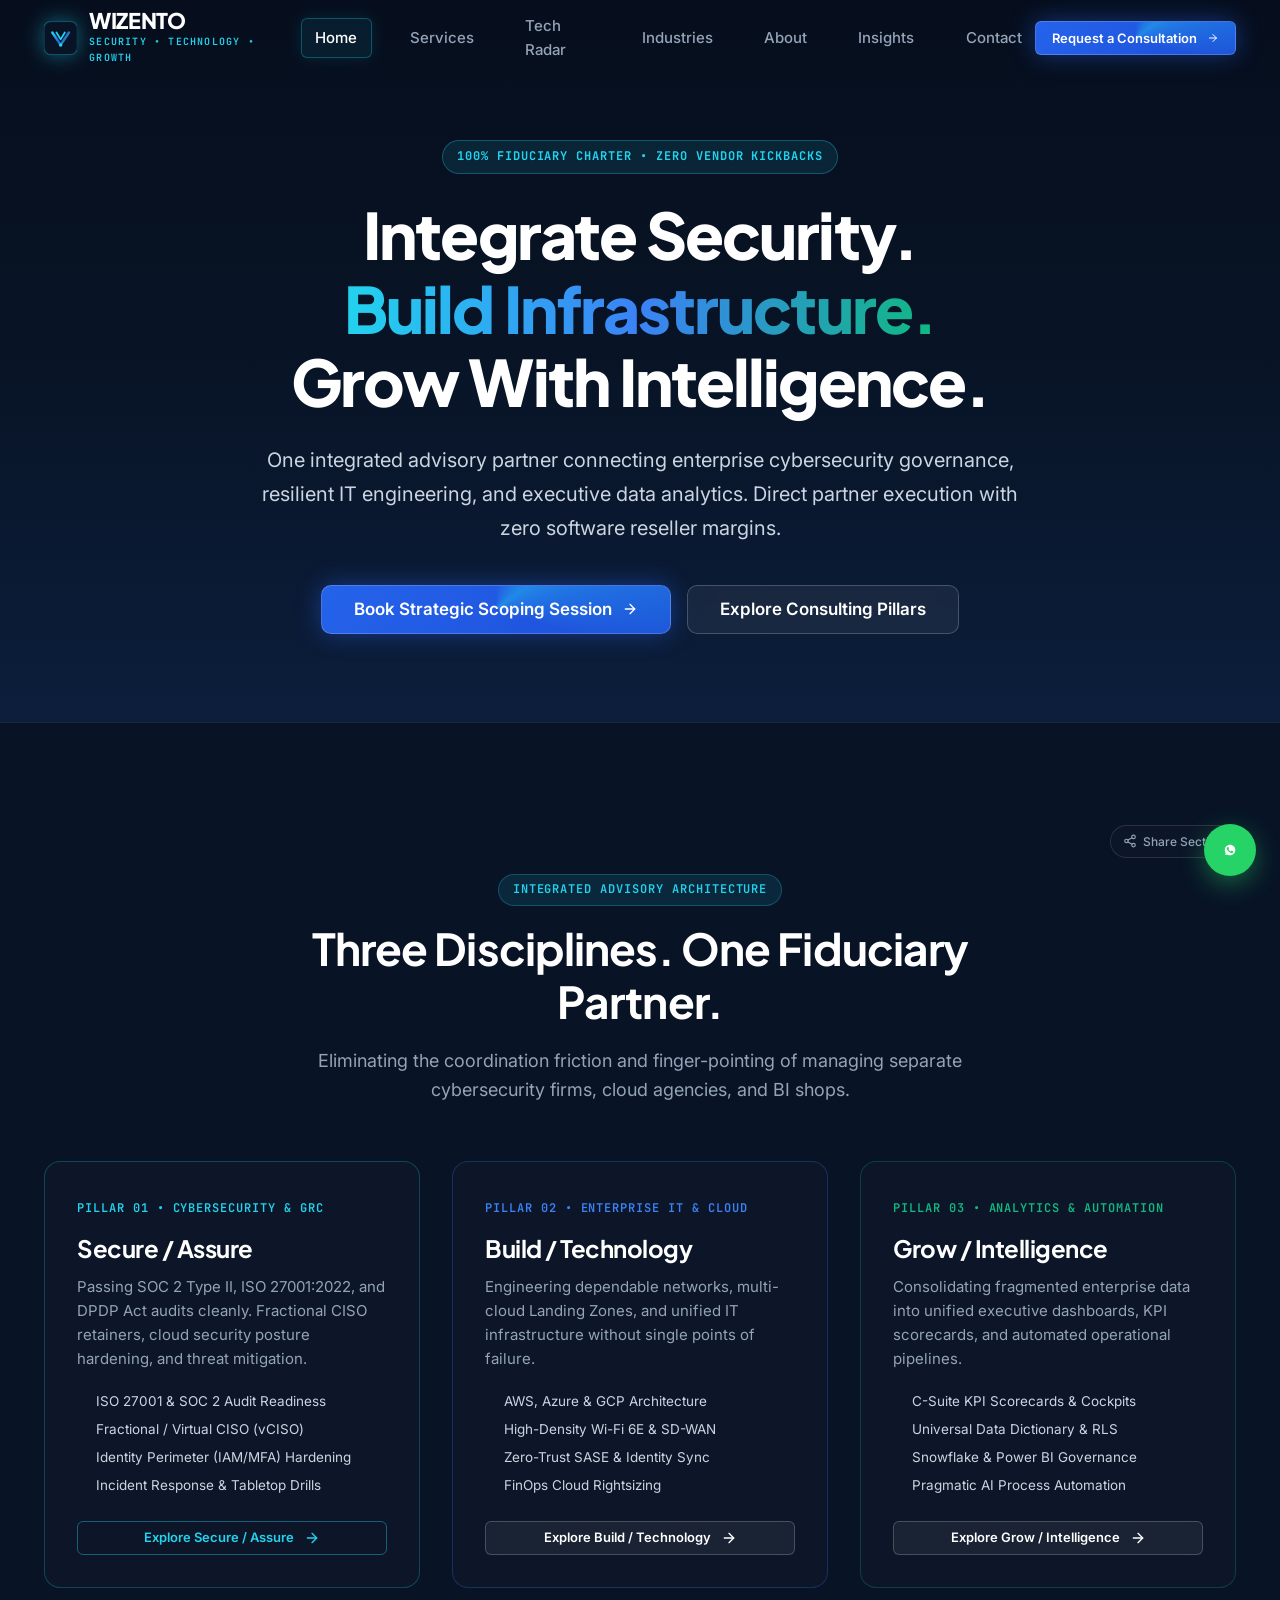
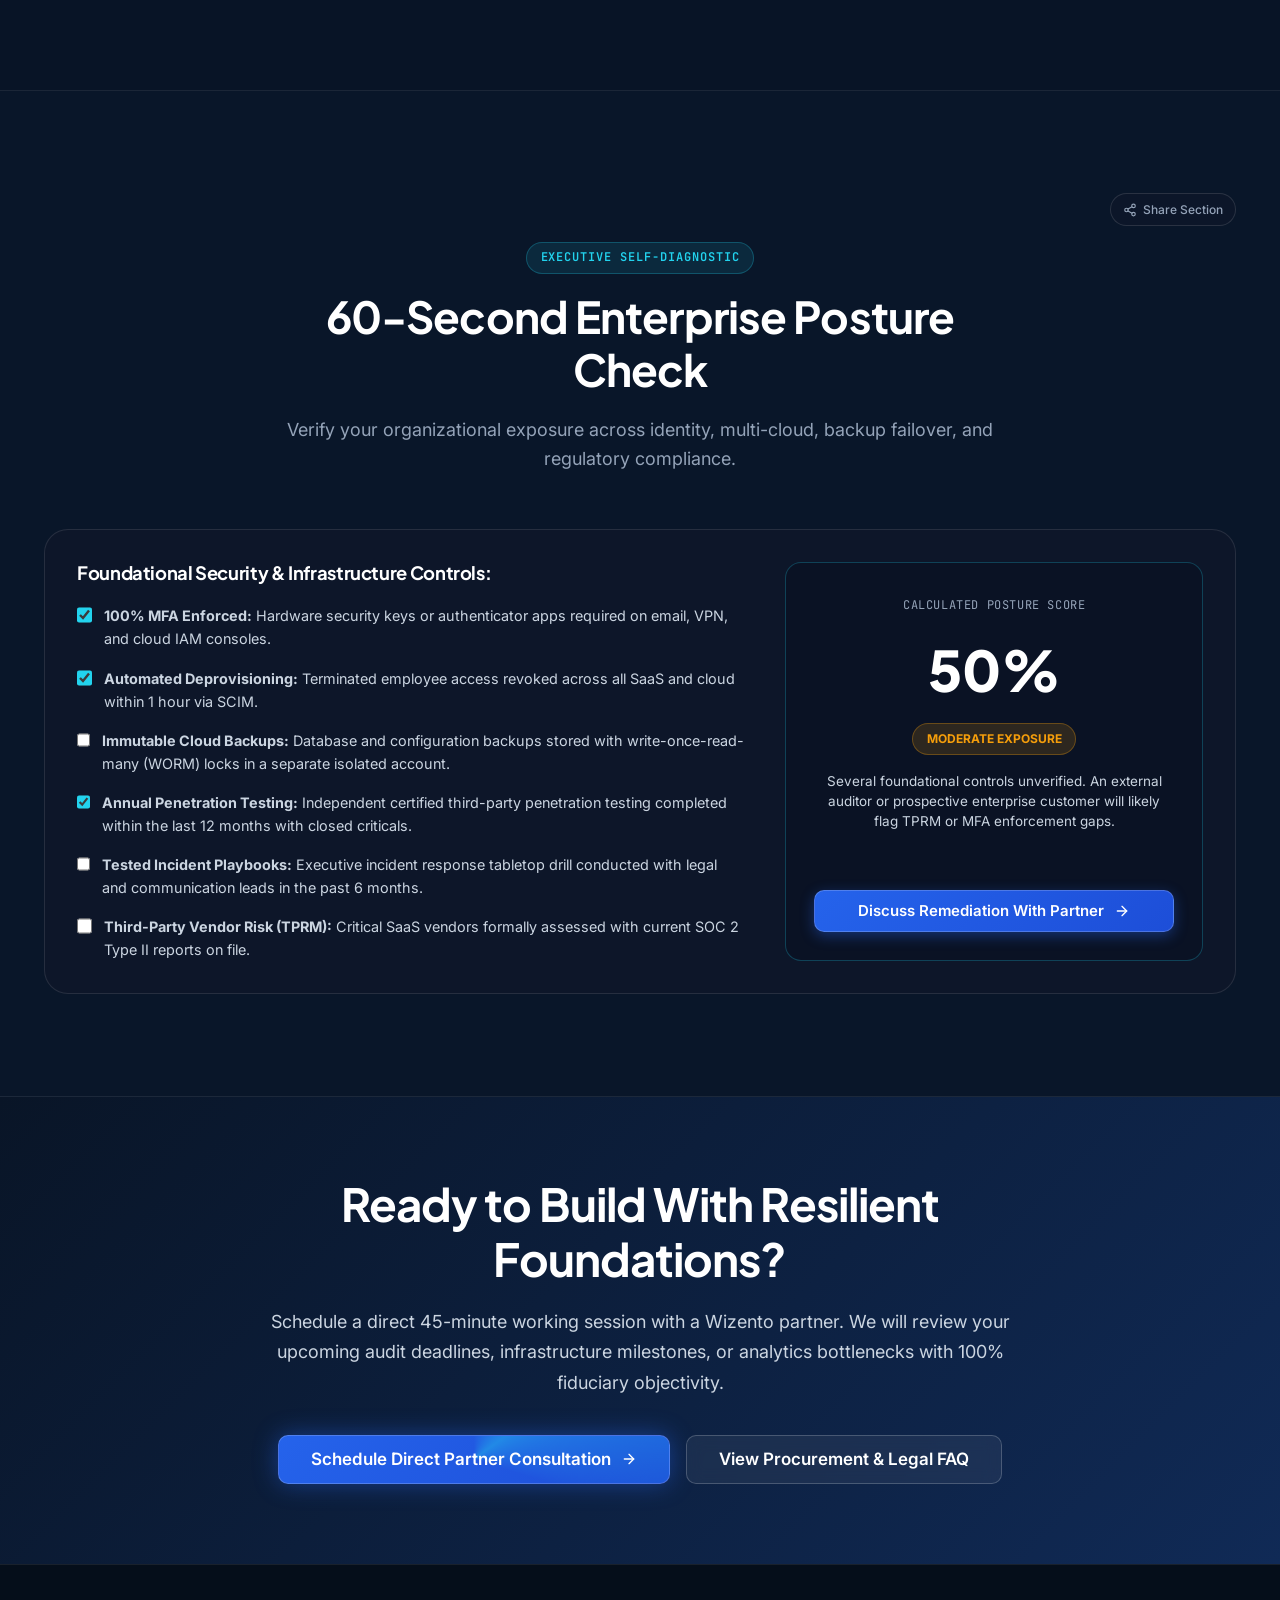
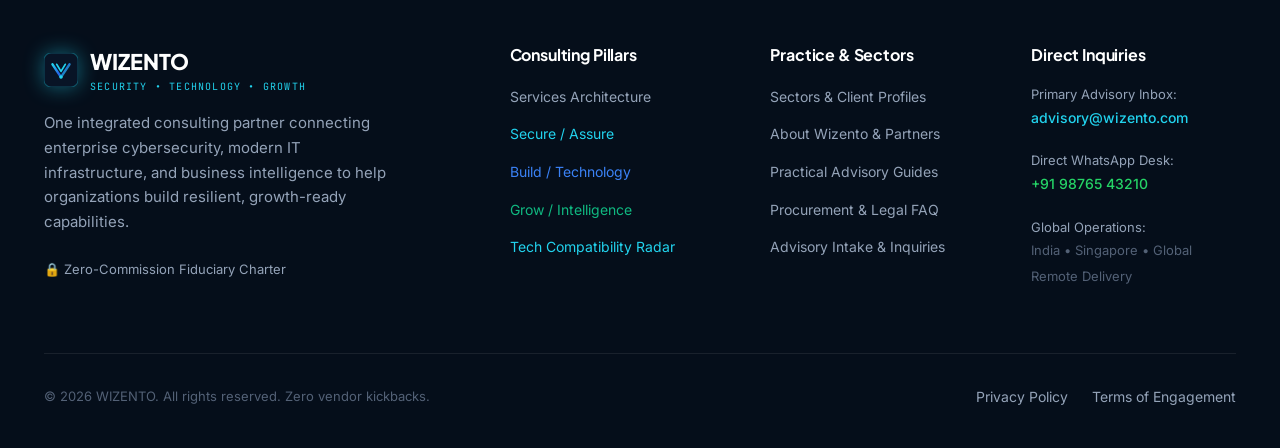
<file: index.html>
<!doctype html>
<html lang="en">
  <head>
    <meta charset="UTF-8" />
    <link rel="icon" type="image/svg+xml" href="favicon.svg" />
    <meta name="viewport" content="width=device-width, initial-scale=1.0" />
    <title>Enterprise Security, Technology & Growth Consulting | WIZENTO</title>
    <meta name="description" content="One integrated partner connecting cybersecurity, infrastructure, and analytics." />
    
    <!-- Open Graph -->
    <meta property="og:type" content="website" />
    <meta property="og:title" content="Enterprise Security, Technology & Growth Consulting | WIZENTO" />
    <meta property="og:description" content="One integrated partner connecting cybersecurity, infrastructure, and analytics." />
    <meta property="og:url" content="https://wizentoinfosec.com/" />
    
    <!-- Google Fonts -->
    <link rel="preconnect" href="https://fonts.googleapis.com" />
    <link rel="preconnect" href="https://fonts.gstatic.com" crossorigin />
    <link href="https://fonts.googleapis.com/css2?family=Inter:wght@300;400;500;600;700&family=JetBrains+Mono:wght@400;500;600&family=Plus+Jakarta+Sans:wght@500;600;700;800&display=swap" rel="stylesheet" />
    
    <!-- Clean Self-Contained Stylesheet -->
    <link rel="stylesheet" href="css/style.css" />
    <meta name="cicd-sync" content="automated-github-cpanel-verified" />
  </head>
  <body>
  
    
    <header class="site-header">
      <div class="container header-container">
        <a href="index.html" class="logo" style="display: flex; align-items: center; gap: 0.75rem; text-decoration: none;">
          <svg width="34" height="34" viewBox="0 0 48 48" fill="none" xmlns="http://www.w3.org/2000/svg" style="filter: drop-shadow(0 0 10px rgba(34, 211, 238, 0.45));">
    <rect width="48" height="48" rx="10" fill="#081426" stroke="rgba(34, 211, 238, 0.3)" stroke-width="1.5"/>
    <path d="M12 16L24 34L36 16" stroke="url(#logoGrad)" stroke-width="3.5" stroke-linecap="round" stroke-linejoin="round"/>
    <path d="M18 16L24 26L30 16" stroke="#22D3EE" stroke-width="2.5" stroke-linecap="round" stroke-linejoin="round"/>
    <circle cx="24" cy="34" r="2.5" fill="#22D3EE"/>
    <defs>
      <linearGradient id="logoGrad" x1="12" y1="16" x2="36" y2="34" gradientUnits="userSpaceOnUse">
        <stop stop-color="#22D3EE"/>
        <stop offset="0.5" stop-color="#2563EB"/>
        <stop offset="1" stop-color="#10B981"/>
      </linearGradient>
    </defs>
  </svg>
          <div>
            <div style="font-family: var(--font-display); font-size: 1.35rem; font-weight: 800; letter-spacing: -0.02em; color: var(--color-white); line-height: 1;">
              WIZENTO
            </div>
            <div style="font-family: var(--font-mono); font-size: 0.625rem; font-weight: 600; letter-spacing: 0.12em; color: var(--color-cyan); text-transform: uppercase; margin-top: 2px;">
              Security &bull; Technology &bull; Growth
            </div>
          </div>
        </a>

        <nav class="nav-desktop" aria-label="Main Navigation">
          <a href="index.html" class="nav-link active">Home</a>
          <a href="services.html" class="nav-link ">Services</a>
          <a href="technology.html" class="nav-link ">Tech Radar</a>
          <a href="industries.html" class="nav-link ">Industries</a>
          <a href="about.html" class="nav-link ">About</a>
          <a href="insights.html" class="nav-link ">Insights</a>
          <a href="contact.html" class="nav-link ">Contact</a>
        </nav>

        <div class="header-actions">
          <button type="button" onclick="openConsultationModal('integrated')" class="btn btn-primary btn-sm radiant-glow">
            <span>Request a Consultation</span>
            <svg width="16" height="16" viewBox="0 0 24 24" fill="none" stroke="currentColor" stroke-width="2" stroke-linecap="round" stroke-linejoin="round"><path d="M5 12h14"/><path d="m12 5 7 7-7 7"/></svg>
          </button>
          <button type="button" id="mobile-menu-toggle" class="btn-hamburger" aria-label="Open Navigation Menu" style="display: none; background: transparent; border: none; color: white; cursor: pointer; padding: 0.5rem;">
            <svg width="24" height="24" viewBox="0 0 24 24" fill="none" stroke="currentColor" stroke-width="2"><line x1="4" x2="20" y1="12" y2="12"/><line x1="4" x2="20" y1="6" y2="6"/><line x1="4" x2="20" y1="18" y2="18"/></svg>
          </button>
        </div>
      </div>
    </header>

    <!-- Mobile Drawer -->
    <div id="mobile-drawer" class="mobile-drawer" style="display: none;">
      <div style="display: flex; justify-content: space-between; align-items: center; margin-bottom: 2rem;">
        <span style="font-weight: 700; color: white; font-size: 1.25rem;">Navigation</span>
        <button id="mobile-drawer-close" style="background: transparent; border: none; color: white; font-size: 1.5rem; cursor: pointer;">&times;</button>
      </div>
      <div style="display: flex; flex-direction: column; gap: 1rem;">
        <a href="index.html" style="color: white; text-decoration: none; font-size: 1.15rem; font-weight: 600;">Home</a>
        <a href="services.html" style="color: white; text-decoration: none; font-size: 1.15rem; font-weight: 600;">Services Overview</a>
        <a href="secure-assure.html" style="color: var(--color-cyan); text-decoration: none; padding-left: 1rem; font-size: 0.95rem;">&bull; Secure / Assure</a>
        <a href="build-technology.html" style="color: var(--pillar-build); text-decoration: none; padding-left: 1rem; font-size: 0.95rem;">&bull; Build / Technology</a>
        <a href="grow-intelligence.html" style="color: var(--pillar-grow); text-decoration: none; padding-left: 1rem; font-size: 0.95rem;">&bull; Grow / Intelligence</a>
        <a href="technology.html" style="color: white; text-decoration: none; font-size: 1.15rem; font-weight: 600;">Technology Radar</a>
        <a href="industries.html" style="color: white; text-decoration: none; font-size: 1.15rem; font-weight: 600;">Industries</a>
        <a href="about.html" style="color: white; text-decoration: none; font-size: 1.15rem; font-weight: 600;">About Wizento</a>
        <a href="insights.html" style="color: white; text-decoration: none; font-size: 1.15rem; font-weight: 600;">Insights</a>
        <a href="contact.html" style="color: white; text-decoration: none; font-size: 1.15rem; font-weight: 600;">Contact</a>
      </div>
    </div>
  

    <main>
      <!-- Hero Section -->
      <section id="hero" class="section section-dark hero-section" style="padding-top: calc(var(--header-height) + 4rem); padding-bottom: 5.5rem; background: linear-gradient(180deg, #060E1D 0%, #081426 50%, #0C1E3C 100%);">
        <div class="container" style="text-align: center; max-width: 980px;">
          <div style="display: inline-flex; align-items: center; gap: 0.5rem; padding: 0.4rem 0.9rem; border-radius: 999px; background: rgba(34, 211, 238, 0.1); border: 1px solid rgba(34, 211, 238, 0.3); margin-bottom: 1.5rem;">
            <span style="font-size: 0.75rem; font-weight: 700; color: var(--color-cyan); letter-spacing: 0.08em; text-transform: uppercase; font-family: var(--font-mono);">
              100% FIDUCIARY CHARTER &bull; ZERO VENDOR KICKBACKS
            </span>
          </div>

          <h1 style="font-size: clamp(2.35rem, 5vw, 4rem); color: white; line-height: 1.15; font-weight: 800; letter-spacing: -0.03em; margin-bottom: 1.5rem;">
            Integrate Security. <br />
            <span style="background: linear-gradient(90deg, #22D3EE, #3B82F6, #10B981); -webkit-background-clip: text; -webkit-text-fill-color: transparent;">
              Build Infrastructure.
            </span> <br />
            Grow With Intelligence.
          </h1>

          <p style="color: #CBD5E1; font-size: clamp(1.0625rem, 2vw, 1.25rem); line-height: 1.7; max-width: 780px; margin: 0 auto 2.5rem;">
            One integrated advisory partner connecting enterprise cybersecurity governance, resilient IT engineering, and executive data analytics. Direct partner execution with zero software reseller margins.
          </p>

          <div style="display: flex; gap: 1rem; justify-content: center; flex-wrap: wrap;">
            <button type="button" onclick="openConsultationModal('integrated')" class="btn btn-primary btn-lg radiant-glow">
              <span>Book Strategic Scoping Session</span>
              <svg width="16" height="16" viewBox="0 0 24 24" fill="none" stroke="currentColor" stroke-width="2" stroke-linecap="round" stroke-linejoin="round"><path d="M5 12h14"/><path d="m12 5 7 7-7 7"/></svg>
            </button>
            <a href="services.html" class="btn btn-secondary btn-lg">
              <span>Explore Consulting Pillars</span>
            </a>
          </div>
        </div>
      </section>

      <!-- 3 Pillars Grid Section -->
      <section id="pillars" class="section section-dark" style="background: #081426; border-top: 1px solid rgba(255, 255, 255, 0.08); border-bottom: 1px solid rgba(255, 255, 255, 0.08);">
        <div class="container">
          
    <div style="display: flex; justify-content: flex-end; margin-bottom: 1rem;">
      <button type="button" class="section-share-btn" data-share-section="pillars" data-share-title="Core Consulting Pillars" title="Copy direct link to this section">
        <svg width="14" height="14" viewBox="0 0 24 24" fill="none" stroke="currentColor" stroke-width="2" stroke-linecap="round" stroke-linejoin="round"><circle cx="18" cy="5" r="3"/><circle cx="6" cy="12" r="3"/><circle cx="18" cy="19" r="3"/><line x1="8.59" x2="15.42" y1="13.51" y2="17.49"/><line x1="15.41" x2="8.59" y1="6.51" y2="10.49"/></svg>
        <span>Share Section</span>
      </button>
    </div>
  
          <div class="section-header">
            <div class="section-eyebrow">Integrated Advisory Architecture</div>
            <h2 class="section-title">Three Disciplines. One Fiduciary Partner.</h2>
            <p class="section-subtitle">
              Eliminating the coordination friction and finger-pointing of managing separate cybersecurity firms, cloud agencies, and BI shops.
            </p>
          </div>

          <div style="display: grid; grid-template-columns: repeat(auto-fit, minmax(320px, 1fr)); gap: 2rem;">
            <!-- Pillar 1 -->
            <div style="background: rgba(15, 23, 42, 0.7); border: 1px solid rgba(34, 211, 238, 0.25); border-radius: var(--radius-lg); padding: 2rem; display: flex; flex-direction: column; justify-content: space-between;">
              <div>
                <span class="mono-tag" style="color: var(--pillar-secure); margin-bottom: 1rem; display: inline-block;">PILLAR 01 &bull; CYBERSECURITY &amp; GRC</span>
                <h3 style="color: white; font-size: 1.5rem; margin-bottom: 0.75rem;">Secure / Assure</h3>
                <p style="color: #94A3B8; font-size: 0.9375rem; line-height: 1.6; margin-bottom: 1.25rem;">
                  Passing SOC 2 Type II, ISO 27001:2022, and DPDP Act audits cleanly. Fractional CISO retainers, cloud security posture hardening, and threat mitigation.
                </p>
                <ul style="color: #CBD5E1; font-size: 0.84375rem; display: flex; flex-direction: column; gap: 0.4rem; padding-left: 1.2rem; margin-bottom: 1.5rem;">
                  <li>ISO 27001 &amp; SOC 2 Audit Readiness</li>
                  <li>Fractional / Virtual CISO (vCISO)</li>
                  <li>Identity Perimeter (IAM/MFA) Hardening</li>
                  <li>Incident Response &amp; Tabletop Drills</li>
                </ul>
              </div>
              <a href="secure-assure.html" class="btn btn-outline-cyan btn-sm">
                <span>Explore Secure / Assure</span>
                <svg width="16" height="16" viewBox="0 0 24 24" fill="none" stroke="currentColor" stroke-width="2" stroke-linecap="round" stroke-linejoin="round"><path d="M5 12h14"/><path d="m12 5 7 7-7 7"/></svg>
              </a>
            </div>

            <!-- Pillar 2 -->
            <div style="background: rgba(15, 23, 42, 0.7); border: 1px solid rgba(59, 130, 246, 0.25); border-radius: var(--radius-lg); padding: 2rem; display: flex; flex-direction: column; justify-content: space-between;">
              <div>
                <span class="mono-tag" style="color: var(--pillar-build); margin-bottom: 1rem; display: inline-block;">PILLAR 02 &bull; ENTERPRISE IT &amp; CLOUD</span>
                <h3 style="color: white; font-size: 1.5rem; margin-bottom: 0.75rem;">Build / Technology</h3>
                <p style="color: #94A3B8; font-size: 0.9375rem; line-height: 1.6; margin-bottom: 1.25rem;">
                  Engineering dependable networks, multi-cloud Landing Zones, and unified IT infrastructure without single points of failure.
                </p>
                <ul style="color: #CBD5E1; font-size: 0.84375rem; display: flex; flex-direction: column; gap: 0.4rem; padding-left: 1.2rem; margin-bottom: 1.5rem;">
                  <li>AWS, Azure &amp; GCP Architecture</li>
                  <li>High-Density Wi-Fi 6E &amp; SD-WAN</li>
                  <li>Zero-Trust SASE &amp; Identity Sync</li>
                  <li>FinOps Cloud Rightsizing</li>
                </ul>
              </div>
              <a href="build-technology.html" class="btn btn-secondary btn-sm">
                <span>Explore Build / Technology</span>
                <svg width="16" height="16" viewBox="0 0 24 24" fill="none" stroke="currentColor" stroke-width="2" stroke-linecap="round" stroke-linejoin="round"><path d="M5 12h14"/><path d="m12 5 7 7-7 7"/></svg>
              </a>
            </div>

            <!-- Pillar 3 -->
            <div style="background: rgba(15, 23, 42, 0.7); border: 1px solid rgba(16, 185, 129, 0.25); border-radius: var(--radius-lg); padding: 2rem; display: flex; flex-direction: column; justify-content: space-between;">
              <div>
                <span class="mono-tag" style="color: var(--pillar-grow); margin-bottom: 1rem; display: inline-block;">PILLAR 03 &bull; ANALYTICS &amp; AUTOMATION</span>
                <h3 style="color: white; font-size: 1.5rem; margin-bottom: 0.75rem;">Grow / Intelligence</h3>
                <p style="color: #94A3B8; font-size: 0.9375rem; line-height: 1.6; margin-bottom: 1.25rem;">
                  Consolidating fragmented enterprise data into unified executive dashboards, KPI scorecards, and automated operational pipelines.
                </p>
                <ul style="color: #CBD5E1; font-size: 0.84375rem; display: flex; flex-direction: column; gap: 0.4rem; padding-left: 1.2rem; margin-bottom: 1.5rem;">
                  <li>C-Suite KPI Scorecards &amp; Cockpits</li>
                  <li>Universal Data Dictionary &amp; RLS</li>
                  <li>Snowflake &amp; Power BI Governance</li>
                  <li>Pragmatic AI Process Automation</li>
                </ul>
              </div>
              <a href="grow-intelligence.html" class="btn btn-secondary btn-sm">
                <span>Explore Grow / Intelligence</span>
                <svg width="16" height="16" viewBox="0 0 24 24" fill="none" stroke="currentColor" stroke-width="2" stroke-linecap="round" stroke-linejoin="round"><path d="M5 12h14"/><path d="m12 5 7 7-7 7"/></svg>
              </a>
            </div>
          </div>
        </div>
      </section>

      <!-- Interactive 60-Second Posture Checklist Section -->
      <section id="posture-check" class="section section-dark" style="background: #091629; border-bottom: 1px solid rgba(255, 255, 255, 0.08);">
        <div class="container">
          
    <div style="display: flex; justify-content: flex-end; margin-bottom: 1rem;">
      <button type="button" class="section-share-btn" data-share-section="posture-check" data-share-title="60-Second Security Posture Checklist" title="Copy direct link to this section">
        <svg width="14" height="14" viewBox="0 0 24 24" fill="none" stroke="currentColor" stroke-width="2" stroke-linecap="round" stroke-linejoin="round"><circle cx="18" cy="5" r="3"/><circle cx="6" cy="12" r="3"/><circle cx="18" cy="19" r="3"/><line x1="8.59" x2="15.42" y1="13.51" y2="17.49"/><line x1="15.41" x2="8.59" y1="6.51" y2="10.49"/></svg>
        <span>Share Section</span>
      </button>
    </div>
  
          <div class="section-header">
            <div class="section-eyebrow">Executive Self-Diagnostic</div>
            <h2 class="section-title">60-Second Enterprise Posture Check</h2>
            <p class="section-subtitle">
              Verify your organizational exposure across identity, multi-cloud, backup failover, and regulatory compliance.
            </p>
          </div>

          <div id="posture-checklist-root" style="display: grid; grid-template-columns: 1.6fr 1fr; gap: 2.5rem; background: rgba(15, 23, 42, 0.8); border: 1px solid rgba(255, 255, 255, 0.1); border-radius: var(--radius-xl); padding: 2rem;">
            <div>
              <h4 style="color: white; font-size: 1.15rem; margin-bottom: 1.25rem;">Foundational Security &amp; Infrastructure Controls:</h4>
              <div style="display: flex; flex-direction: column; gap: 1rem;">
                <label style="display: flex; gap: 0.75rem; align-items: flex-start; cursor: pointer; color: #CBD5E1; font-size: 0.9rem;">
                  <input type="checkbox" checked style="width: 18px; height: 18px; margin-top: 2px; accent-color: #22D3EE;" />
                  <span><strong>100% MFA Enforced:</strong> Hardware security keys or authenticator apps required on email, VPN, and cloud IAM consoles.</span>
                </label>
                <label style="display: flex; gap: 0.75rem; align-items: flex-start; cursor: pointer; color: #CBD5E1; font-size: 0.9rem;">
                  <input type="checkbox" checked style="width: 18px; height: 18px; margin-top: 2px; accent-color: #22D3EE;" />
                  <span><strong>Automated Deprovisioning:</strong> Terminated employee access revoked across all SaaS and cloud within 1 hour via SCIM.</span>
                </label>
                <label style="display: flex; gap: 0.75rem; align-items: flex-start; cursor: pointer; color: #CBD5E1; font-size: 0.9rem;">
                  <input type="checkbox" style="width: 18px; height: 18px; margin-top: 2px; accent-color: #22D3EE;" />
                  <span><strong>Immutable Cloud Backups:</strong> Database and configuration backups stored with write-once-read-many (WORM) locks in a separate isolated account.</span>
                </label>
                <label style="display: flex; gap: 0.75rem; align-items: flex-start; cursor: pointer; color: #CBD5E1; font-size: 0.9rem;">
                  <input type="checkbox" checked style="width: 18px; height: 18px; margin-top: 2px; accent-color: #22D3EE;" />
                  <span><strong>Annual Penetration Testing:</strong> Independent certified third-party penetration testing completed within the last 12 months with closed criticals.</span>
                </label>
                <label style="display: flex; gap: 0.75rem; align-items: flex-start; cursor: pointer; color: #CBD5E1; font-size: 0.9rem;">
                  <input type="checkbox" style="width: 18px; height: 18px; margin-top: 2px; accent-color: #22D3EE;" />
                  <span><strong>Tested Incident Playbooks:</strong> Executive incident response tabletop drill conducted with legal and communication leads in the past 6 months.</span>
                </label>
                <label style="display: flex; gap: 0.75rem; align-items: flex-start; cursor: pointer; color: #CBD5E1; font-size: 0.9rem;">
                  <input type="checkbox" style="width: 18px; height: 18px; margin-top: 2px; accent-color: #22D3EE;" />
                  <span><strong>Third-Party Vendor Risk (TPRM):</strong> Critical SaaS vendors formally assessed with current SOC 2 Type II reports on file.</span>
                </label>
              </div>
            </div>

            <!-- Scorecard Summary Box -->
            <div style="background: rgba(10, 18, 36, 0.9); border: 1px solid rgba(34, 211, 238, 0.25); border-radius: var(--radius-lg); padding: 1.75rem; text-align: center; display: flex; flex-direction: column; justify-content: space-between;">
              <div>
                <span style="font-size: 0.75rem; color: #94A3B8; text-transform: uppercase; font-family: var(--font-mono); letter-spacing: 0.05em;">Calculated Posture Score</span>
                <div id="posture-score-display" style="font-size: 3.5rem; font-weight: 800; color: white; margin: 0.5rem 0; font-family: var(--font-display);">
                  50%
                </div>
                <div id="posture-tier-badge" style="display: inline-block; padding: 0.35rem 0.85rem; border-radius: 999px; font-size: 0.75rem; font-weight: 700; border: 1px solid rgba(245, 158, 11, 0.3); color: #F59E0B; background: rgba(245, 158, 11, 0.15); margin-bottom: 1rem;">
                  MODERATE EXPOSURE
                </div>
                <p id="posture-remedy-text" style="color: #CBD5E1; font-size: 0.84375rem; line-height: 1.5; margin: 0 0 1.5rem;">
                  Several foundational controls unverified. An external auditor or prospective enterprise customer will likely flag TPRM or backup isolation gaps.
                </p>
              </div>

              <button type="button" onclick="openConsultationModal('secure', '[POSTURE SELF-ASSESSMENT FOLLOW-UP]\nScore: ' + document.getElementById('posture-score-display').textContent + '\nRequesting partner review on remediation roadmap.')" class="btn btn-primary" style="width: 100%; justify-content: center;">
                <span>Discuss Remediation With Partner</span>
                <svg width="16" height="16" viewBox="0 0 24 24" fill="none" stroke="currentColor" stroke-width="2" stroke-linecap="round" stroke-linejoin="round"><path d="M5 12h14"/><path d="m12 5 7 7-7 7"/></svg>
              </button>
            </div>
          </div>
        </div>
      </section>

      <!-- Closing Call To Action -->
      <section class="section section-dark" style="background: linear-gradient(135deg, #091527 0%, #102A56 100%); text-align: center; padding: 5rem 0;">
        <div class="container" style="max-width: 820px;">
          <h2 style="font-size: clamp(2rem, 4vw, 2.85rem); color: white; margin-bottom: 1.25rem;">
            Ready to Build With Resilient Foundations?
          </h2>
          <p style="color: #CBD5E1; font-size: 1.125rem; line-height: 1.7; margin-bottom: 2.25rem;">
            Schedule a direct 45-minute working session with a Wizento partner. We will review your upcoming audit deadlines, infrastructure milestones, or analytics bottlenecks with 100% fiduciary objectivity.
          </p>
          <div style="display: flex; gap: 1rem; justify-content: center; flex-wrap: wrap;">
            <button type="button" onclick="openConsultationModal('integrated')" class="btn btn-primary btn-lg radiant-glow">
              <span>Schedule Direct Partner Consultation</span>
              <svg width="16" height="16" viewBox="0 0 24 24" fill="none" stroke="currentColor" stroke-width="2" stroke-linecap="round" stroke-linejoin="round"><path d="M5 12h14"/><path d="m12 5 7 7-7 7"/></svg>
            </button>
            <a href="contact.html#procurement-faq" class="btn btn-secondary btn-lg">
              <span>View Procurement &amp; Legal FAQ</span>
            </a>
          </div>
        </div>
      </section>
    </main>

    
    <footer class="site-footer">
      <div class="container">
        <div class="footer-top">
          <div class="footer-brand-col">
            <div style="display: flex; align-items: center; gap: 0.75rem;">
              <svg width="34" height="34" viewBox="0 0 48 48" fill="none" xmlns="http://www.w3.org/2000/svg" style="filter: drop-shadow(0 0 10px rgba(34, 211, 238, 0.45));">
    <rect width="48" height="48" rx="10" fill="#081426" stroke="rgba(34, 211, 238, 0.3)" stroke-width="1.5"/>
    <path d="M12 16L24 34L36 16" stroke="url(#logoGrad)" stroke-width="3.5" stroke-linecap="round" stroke-linejoin="round"/>
    <path d="M18 16L24 26L30 16" stroke="#22D3EE" stroke-width="2.5" stroke-linecap="round" stroke-linejoin="round"/>
    <circle cx="24" cy="34" r="2.5" fill="#22D3EE"/>
    <defs>
      <linearGradient id="logoGrad" x1="12" y1="16" x2="36" y2="34" gradientUnits="userSpaceOnUse">
        <stop stop-color="#22D3EE"/>
        <stop offset="0.5" stop-color="#2563EB"/>
        <stop offset="1" stop-color="#10B981"/>
      </linearGradient>
    </defs>
  </svg>
              <div>
                <div style="font-family: var(--font-display); font-size: 1.35rem; font-weight: 800; color: white;">WIZENTO</div>
                <div style="font-family: var(--font-mono); font-size: 0.625rem; color: var(--color-cyan); letter-spacing: 0.12em; text-transform: uppercase;">Security &bull; Technology &bull; Growth</div>
              </div>
            </div>
            <p class="footer-desc" style="margin-top: 1rem;">
              One integrated consulting partner connecting enterprise cybersecurity, modern IT infrastructure, and business intelligence to help organizations build resilient, growth-ready capabilities.
            </p>
            <div style="display: flex; align-items: center; gap: 0.5rem; margin-top: 1rem; color: var(--color-slate-light); font-size: 0.8125rem;">
              <span>🔒 Zero-Commission Fiduciary Charter</span>
            </div>
          </div>

          <div>
            <h4 class="footer-col-title">Consulting Pillars</h4>
            <ul class="footer-links">
              <li><a href="services.html" class="footer-link">Services Architecture</a></li>
              <li><a href="secure-assure.html" class="footer-link" style="color: var(--pillar-secure);">Secure / Assure</a></li>
              <li><a href="build-technology.html" class="footer-link" style="color: var(--pillar-build);">Build / Technology</a></li>
              <li><a href="grow-intelligence.html" class="footer-link" style="color: var(--pillar-grow);">Grow / Intelligence</a></li>
              <li><a href="technology.html" class="footer-link" style="color: var(--color-cyan);">Tech Compatibility Radar</a></li>
            </ul>
          </div>

          <div>
            <h4 class="footer-col-title">Practice &amp; Sectors</h4>
            <ul class="footer-links">
              <li><a href="industries.html" class="footer-link">Sectors &amp; Client Profiles</a></li>
              <li><a href="about.html" class="footer-link">About Wizento &amp; Partners</a></li>
              <li><a href="insights.html" class="footer-link">Practical Advisory Guides</a></li>
              <li><a href="contact.html#procurement-faq" class="footer-link">Procurement &amp; Legal FAQ</a></li>
              <li><a href="contact.html" class="footer-link">Advisory Intake &amp; Inquiries</a></li>
            </ul>
          </div>

          <div>
            <h4 class="footer-col-title">Direct Inquiries</h4>
            <ul class="footer-links">
              <li>
                <span style="font-size: 0.8125rem; color: var(--color-slate-light); display: block;">Primary Advisory Inbox:</span>
                <a href="mailto:advisory@wizento.com" class="footer-link" style="color: var(--color-cyan); font-weight: 500;">
                  advisory@wizento.com
                </a>
              </li>
              <li style="margin-top: 0.5rem;">
                <span style="font-size: 0.8125rem; color: var(--color-slate-light); display: block;">Direct WhatsApp Desk:</span>
                <a href="https://wa.me/919876543210" target="_blank" class="footer-link" style="color: #25D366; font-weight: 500;">
                  +91 98765 43210
                </a>
              </li>
              <li style="margin-top: 0.5rem;">
                <span style="font-size: 0.8125rem; color: var(--color-slate-light); display: block;">Global Operations:</span>
                <span style="font-size: 0.8125rem; color: var(--color-slate);">India &bull; Singapore &bull; Global Remote Delivery</span>
              </li>
            </ul>
          </div>
        </div>

        <div class="footer-bottom">
          <div>&copy; 2026 WIZENTO. All rights reserved. Zero vendor kickbacks.</div>
          <div class="footer-legal-links">
            <a href="privacy.html" class="footer-link">Privacy Policy</a>
            <a href="terms.html" class="footer-link">Terms of Engagement</a>
          </div>
        </div>
      </div>
    </footer>

    <!-- Global Floating Action Widgets -->
    <button type="button" id="scroll-to-top" class="scroll-to-top-btn" title="Scroll to top" aria-label="Scroll to top" style="position: fixed; bottom: 84px; right: 24px; width: 44px; height: 44px; border-radius: 50%; background: #0A1B36; border: 1px solid rgba(34,211,238,0.3); color: #22D3EE; display: flex; align-items: center; justify-content: center; cursor: pointer; z-index: 99; opacity: 0; visibility: hidden; transition: all 0.25s ease;">
      <svg width="20" height="20" viewBox="0 0 24 24" fill="none" stroke="currentColor" stroke-width="2.5"><polyline points="18 15 12 9 6 15"/></svg>
    </button>

    <div style="position: fixed; bottom: 24px; right: 24px; z-index: 100;">
      <div id="whatsapp-popup" style="display: none; position: absolute; bottom: 64px; right: 0; width: 310px; background: #091527; border: 1px solid rgba(37,211,102,0.35); border-radius: 12px; padding: 1.25rem; box-shadow: 0 15px 35px rgba(0,0,0,0.6); animation: fadeIn 0.2s ease-out;">
        <div style="display: flex; justify-content: space-between; align-items: center; margin-bottom: 0.75rem;">
          <div style="display: flex; align-items: center; gap: 0.5rem;">
            <div style="width: 10px; height: 10px; border-radius: 50%; background: #25D366;"></div>
            <strong style="color: white; font-size: 0.9375rem;">Partner Advisory Desk</strong>
          </div>
          <button id="whatsapp-popup-close" style="background: none; border: none; color: #94A3B8; font-size: 1.25rem; cursor: pointer;">&times;</button>
        </div>
        <p style="color: #CBD5E1; font-size: 0.8125rem; line-height: 1.5; margin-bottom: 1rem;">
          Connect directly with a Wizento consulting partner on WhatsApp for quick scoping questions or confidential discussions.
        </p>
        <a href="https://wa.me/919876543210?text=Hello%20Wizento%20team%2C%20I%20would%20like%20to%20enquire%20about%20your%20consulting%20advisory%20services." target="_blank" class="btn btn-primary btn-sm" style="background: #25D366; border-color: #25D366; color: black; font-weight: 600; width: 100%; justify-content: center; text-decoration: none;">
          <svg width="22" height="22" viewBox="0 0 24 24" fill="currentColor"><path d="M12.031 6.172c-3.181 0-5.767 2.586-5.768 5.766-.001 1.298.38 2.27 1.019 3.287l-.582 2.128 2.182-.573c.978.58 1.911.928 3.145.929 3.178 0 5.767-2.587 5.768-5.766.001-3.187-2.575-5.77-5.764-5.771zm3.392 8.244c-.144.405-.837.774-1.17.824-.299.045-.677.063-1.092-.069-.252-.08-.575-.187-.988-.365-1.739-.751-2.874-2.502-2.961-2.617-.087-.116-.708-.94-.708-1.793s.448-1.273.607-1.446c.159-.173.346-.217.462-.217l.332.006c.106.005.249-.04.39.298.144.347.491 1.2.534 1.287.043.087.072.188.014.304-.058.116-.087.188-.173.289l-.26.304c-.087.086-.177.18-.076.354.101.174.449.741.964 1.201.662.591 1.221.774 1.394.86.173.086.274.072.376-.043.101-.116.433-.506.549-.68.116-.173.231-.145.39-.087s1.011.477 1.184.564.289.13.332.202c.043.072.043.419-.101.824z"/></svg>
          <span>Chat on WhatsApp</span>
        </a>
      </div>

      <button id="whatsapp-toggle-btn" style="width: 52px; height: 52px; border-radius: 50%; background: #25D366; border: none; color: white; display: flex; align-items: center; justify-content: center; cursor: pointer; box-shadow: 0 8px 24px rgba(37,211,102,0.4); transition: transform 0.2s ease;">
        <svg width="22" height="22" viewBox="0 0 24 24" fill="currentColor"><path d="M12.031 6.172c-3.181 0-5.767 2.586-5.768 5.766-.001 1.298.38 2.27 1.019 3.287l-.582 2.128 2.182-.573c.978.58 1.911.928 3.145.929 3.178 0 5.767-2.587 5.768-5.766.001-3.187-2.575-5.77-5.764-5.771zm3.392 8.244c-.144.405-.837.774-1.17.824-.299.045-.677.063-1.092-.069-.252-.08-.575-.187-.988-.365-1.739-.751-2.874-2.502-2.961-2.617-.087-.116-.708-.94-.708-1.793s.448-1.273.607-1.446c.159-.173.346-.217.462-.217l.332.006c.106.005.249-.04.39.298.144.347.491 1.2.534 1.287.043.087.072.188.014.304-.058.116-.087.188-.173.289l-.26.304c-.087.086-.177.18-.076.354.101.174.449.741.964 1.201.662.591 1.221.774 1.394.86.173.086.274.072.376-.043.101-.116.433-.506.549-.68.116-.173.231-.145.39-.087s1.011.477 1.184.564.289.13.332.202c.043.072.043.419-.101.824z"/></svg>
      </button>
    </div>

    <!-- Consultation Modal -->
    <div id="consultation-modal" class="modal-overlay" style="display: none; position: fixed; inset: 0; background: rgba(0,0,0,0.8); backdrop-filter: blur(8px); z-index: 10000; align-items: center; justify-content: center; padding: 1.25rem;">
      <div class="modal-card" style="background: #091527; border: 1px solid rgba(34,211,238,0.3); border-radius: 16px; max-width: 600px; width: 100%; max-height: 90vh; overflow-y: auto; padding: 2rem; box-shadow: 0 25px 50px rgba(0,0,0,0.8);">
        <div style="display: flex; justify-content: space-between; align-items: flex-start; margin-bottom: 1.5rem; border-bottom: 1px solid rgba(255,255,255,0.08); padding-bottom: 1rem;">
          <div>
            <div style="font-size: 0.75rem; color: var(--color-cyan); font-family: var(--font-mono); font-weight: 700; text-transform: uppercase;">Preliminary Discovery</div>
            <h3 style="color: white; font-size: 1.5rem; margin: 0.25rem 0 0;">Request a Partner Consultation</h3>
          </div>
          <button class="modal-close-btn" style="background: none; border: none; color: white; font-size: 1.75rem; cursor: pointer;">&times;</button>
        </div>

        <form>
          <div style="display: grid; grid-template-columns: 1fr 1fr; gap: 1rem; margin-bottom: 1rem;">
            <div>
              <label style="display: block; font-size: 0.8125rem; color: #94A3B8; margin-bottom: 0.35rem;">Full Name *</label>
              <input type="text" name="fullName" required placeholder="e.g. David Henderson" style="width: 100%; padding: 0.65rem 0.85rem; border-radius: 6px; background: rgba(15,23,42,0.8); border: 1px solid rgba(255,255,255,0.15); color: white; outline: none;" />
            </div>
            <div>
              <label style="display: block; font-size: 0.8125rem; color: #94A3B8; margin-bottom: 0.35rem;">Work Email *</label>
              <input type="email" name="workEmail" required placeholder="david@company.com" style="width: 100%; padding: 0.65rem 0.85rem; border-radius: 6px; background: rgba(15,23,42,0.8); border: 1px solid rgba(255,255,255,0.15); color: white; outline: none;" />
            </div>
          </div>

          <div style="display: grid; grid-template-columns: 1fr 1fr; gap: 1rem; margin-bottom: 1rem;">
            <div>
              <label style="display: block; font-size: 0.8125rem; color: #94A3B8; margin-bottom: 0.35rem;">Organization *</label>
              <input type="text" name="organization" required placeholder="Company / Institution" style="width: 100%; padding: 0.65rem 0.85rem; border-radius: 6px; background: rgba(15,23,42,0.8); border: 1px solid rgba(255,255,255,0.15); color: white; outline: none;" />
            </div>
            <div>
              <label style="display: block; font-size: 0.8125rem; color: #94A3B8; margin-bottom: 0.35rem;">Advisory Area *</label>
              <select name="areaOfInterest" style="width: 100%; padding: 0.65rem 0.85rem; border-radius: 6px; background: rgba(15,23,42,0.8); border: 1px solid rgba(255,255,255,0.15); color: white; outline: none;">
                <option value="integrated">Multi-Pillar Integrated Advisory</option>
                <option value="secure">Secure / Assure (ISO 27001, SOC 2, GRC)</option>
                <option value="build">Build / Technology (Cloud, Infrastructure)</option>
                <option value="grow">Grow / Intelligence (Analytics, Executive BI)</option>
              </select>
            </div>
          </div>

          <div style="margin-bottom: 1.5rem;">
            <label style="display: block; font-size: 0.8125rem; color: #94A3B8; margin-bottom: 0.35rem;">Project Context or Technical Challenge *</label>
            <textarea name="projectScope" rows="4" required placeholder="Briefly describe your upcoming compliance audit, infrastructure milestone, or business intelligence need..." style="width: 100%; padding: 0.65rem 0.85rem; border-radius: 6px; background: rgba(15,23,42,0.8); border: 1px solid rgba(255,255,255,0.15); color: white; outline: none;"></textarea>
          </div>

          <div style="display: flex; gap: 0.75rem; justify-content: flex-end;">
            <button type="button" onclick="closeConsultationModal()" class="btn btn-secondary">Cancel</button>
            <button type="submit" class="btn btn-primary radiant-glow">
              <span>Submit Consultation Request</span>
              <svg width="16" height="16" viewBox="0 0 24 24" fill="none" stroke="currentColor" stroke-width="2" stroke-linecap="round" stroke-linejoin="round"><path d="M5 12h14"/><path d="m12 5 7 7-7 7"/></svg>
            </button>
          </div>
        </form>
      </div>
    </div>
  
    <script src="js/main.js"></script>
  </body>
</html>
</file>
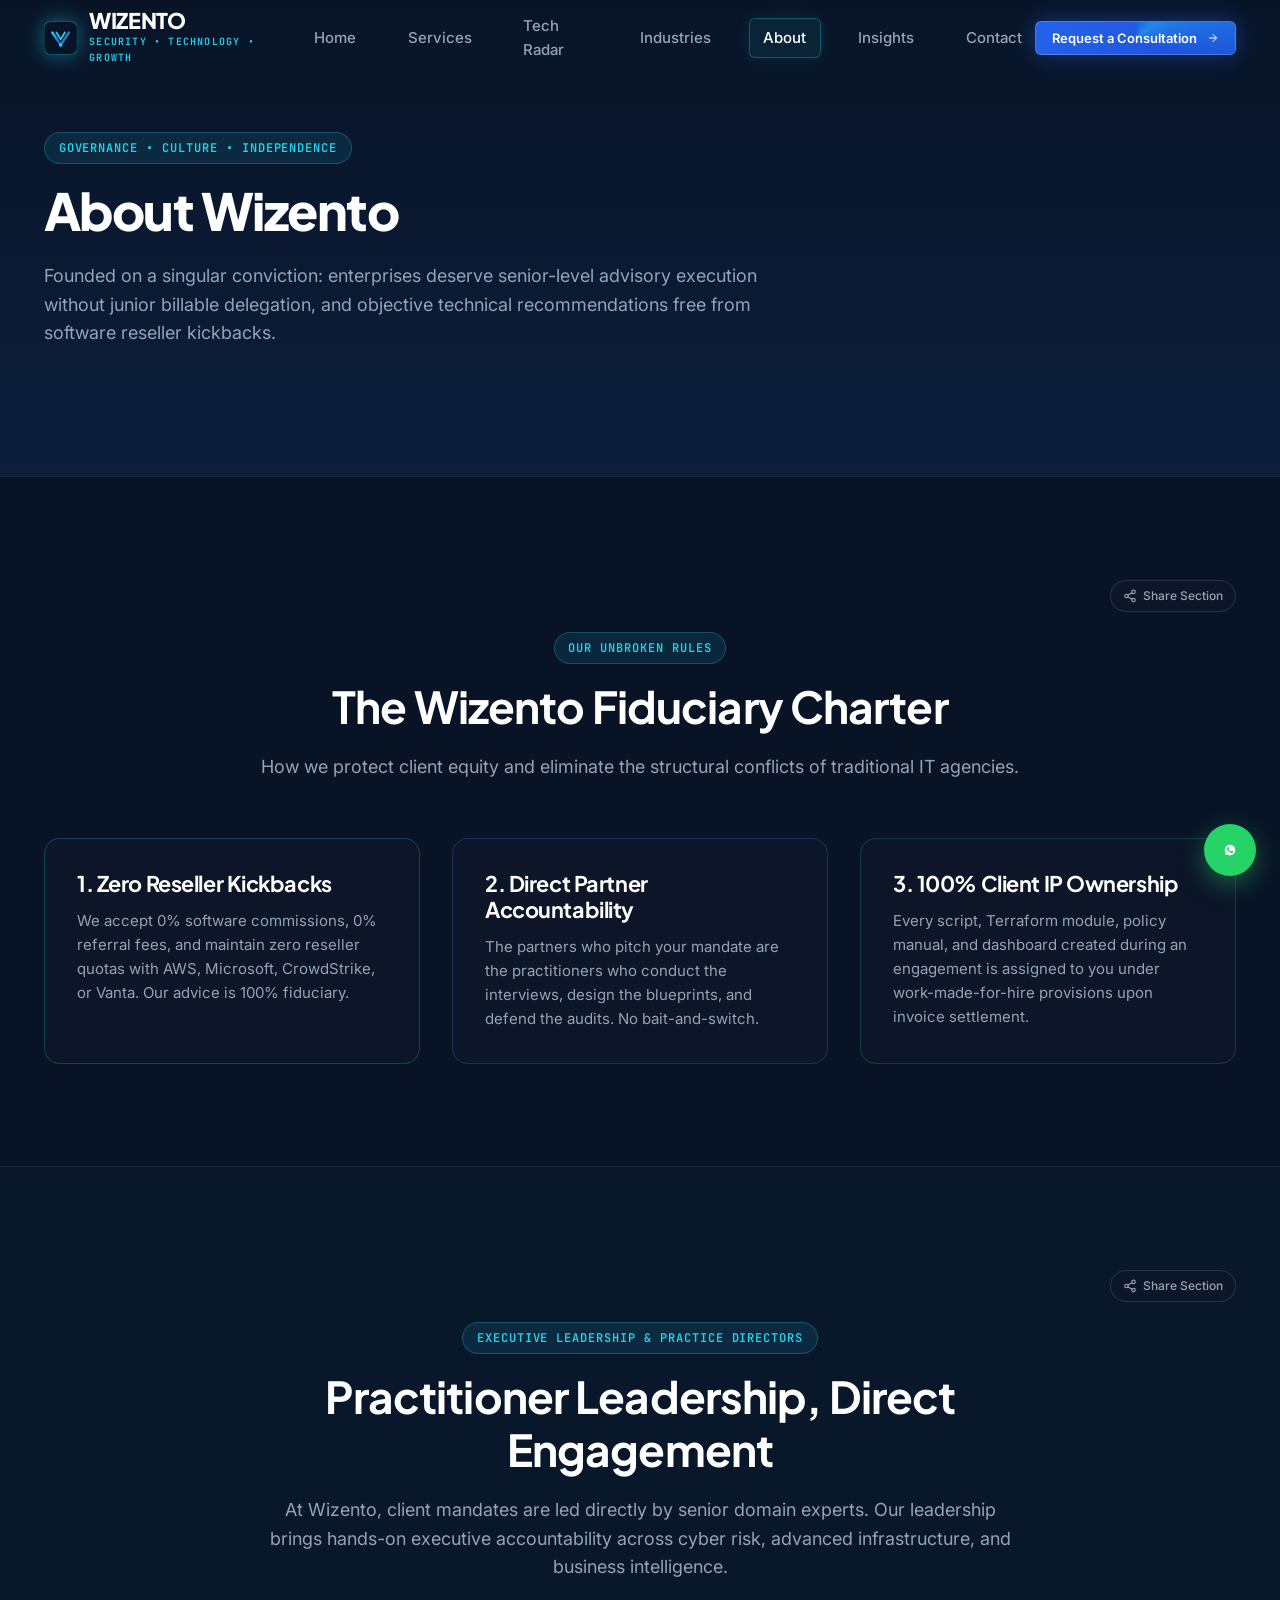
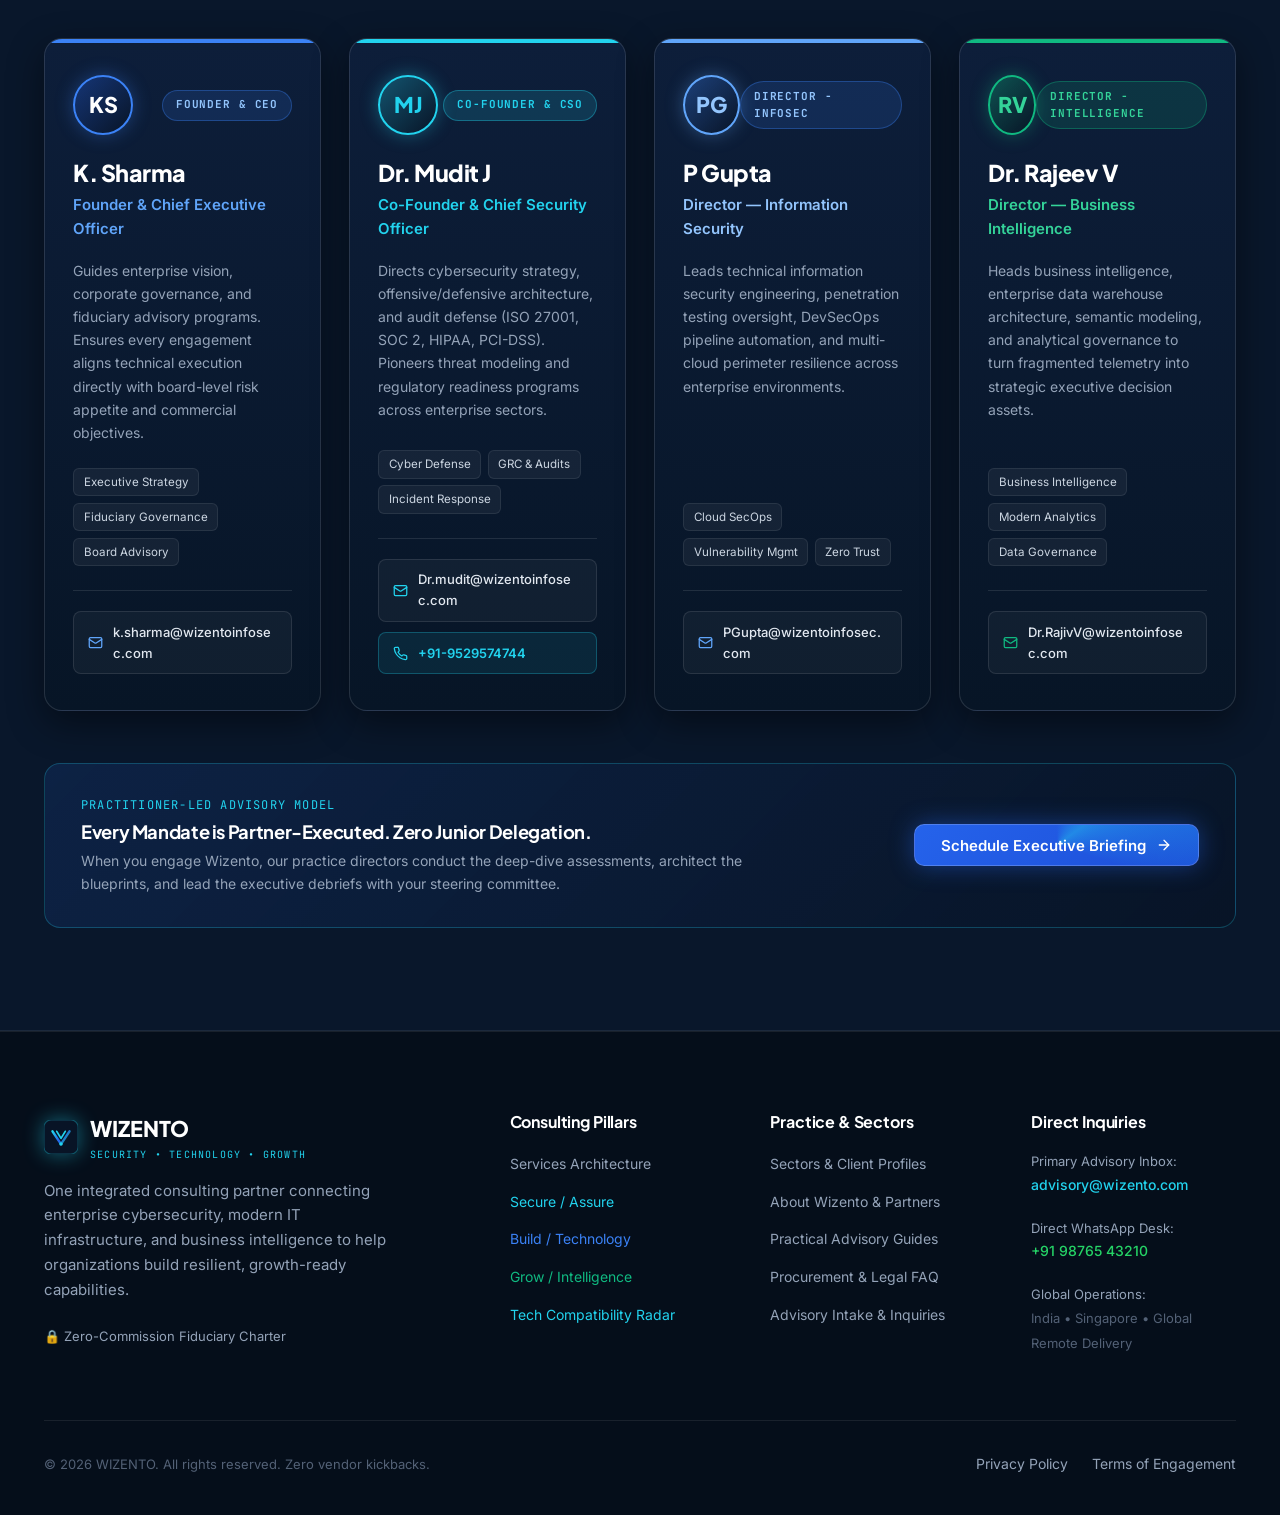
<file: about.html>
<!doctype html>
<html lang="en">
  <head>
    <meta charset="UTF-8" />
    <link rel="icon" type="image/svg+xml" href="favicon.svg" />
    <meta name="viewport" content="width=device-width, initial-scale=1.0" />
    <title>About Wizento — Founding Principles & Partner Governance | WIZENTO</title>
    <meta name="description" content="Learn about Wizento’s fiduciary charter, partner execution model, and zero-kickback policy." />
    
    <!-- Open Graph -->
    <meta property="og:type" content="website" />
    <meta property="og:title" content="About Wizento — Founding Principles & Partner Governance | WIZENTO" />
    <meta property="og:description" content="Learn about Wizento’s fiduciary charter, partner execution model, and zero-kickback policy." />
    <meta property="og:url" content="https://wizentoinfosec.com/about" />
    
    <!-- Google Fonts -->
    <link rel="preconnect" href="https://fonts.googleapis.com" />
    <link rel="preconnect" href="https://fonts.gstatic.com" crossorigin />
    <link href="https://fonts.googleapis.com/css2?family=Inter:wght@300;400;500;600;700&family=JetBrains+Mono:wght@400;500;600&family=Plus+Jakarta+Sans:wght@500;600;700;800&display=swap" rel="stylesheet" />
    
    <!-- Clean Self-Contained Stylesheet -->
    <link rel="stylesheet" href="css/style.css?v=2" />
  </head>
  <body>
  
    
    <header class="site-header">
      <div class="container header-container">
        <a href="index.html" class="logo" style="display: flex; align-items: center; gap: 0.75rem; text-decoration: none;">
          <svg width="34" height="34" viewBox="0 0 48 48" fill="none" xmlns="http://www.w3.org/2000/svg" style="filter: drop-shadow(0 0 10px rgba(34, 211, 238, 0.45));">
    <rect width="48" height="48" rx="10" fill="#081426" stroke="rgba(34, 211, 238, 0.3)" stroke-width="1.5"/>
    <path d="M12 16L24 34L36 16" stroke="url(#logoGrad)" stroke-width="3.5" stroke-linecap="round" stroke-linejoin="round"/>
    <path d="M18 16L24 26L30 16" stroke="#22D3EE" stroke-width="2.5" stroke-linecap="round" stroke-linejoin="round"/>
    <circle cx="24" cy="34" r="2.5" fill="#22D3EE"/>
    <defs>
      <linearGradient id="logoGrad" x1="12" y1="16" x2="36" y2="34" gradientUnits="userSpaceOnUse">
        <stop stop-color="#22D3EE"/>
        <stop offset="0.5" stop-color="#2563EB"/>
        <stop offset="1" stop-color="#10B981"/>
      </linearGradient>
    </defs>
  </svg>
          <div>
            <div style="font-family: var(--font-display); font-size: 1.35rem; font-weight: 800; letter-spacing: -0.02em; color: var(--color-white); line-height: 1;">
              WIZENTO
            </div>
            <div style="font-family: var(--font-mono); font-size: 0.625rem; font-weight: 600; letter-spacing: 0.12em; color: var(--color-cyan); text-transform: uppercase; margin-top: 2px;">
              Security &bull; Technology &bull; Growth
            </div>
          </div>
        </a>

        <nav class="nav-desktop" aria-label="Main Navigation">
          <a href="index.html" class="nav-link ">Home</a>
          <a href="services.html" class="nav-link ">Services</a>
          <a href="technology.html" class="nav-link ">Tech Radar</a>
          <a href="industries.html" class="nav-link ">Industries</a>
          <a href="about.html" class="nav-link active">About</a>
          <a href="insights.html" class="nav-link ">Insights</a>
          <a href="contact.html" class="nav-link ">Contact</a>
        </nav>

        <div class="header-actions">
          <button type="button" onclick="openConsultationModal('integrated')" class="btn btn-primary btn-sm radiant-glow">
            <span>Request a Consultation</span>
            <svg width="16" height="16" viewBox="0 0 24 24" fill="none" stroke="currentColor" stroke-width="2" stroke-linecap="round" stroke-linejoin="round"><path d="M5 12h14"/><path d="m12 5 7 7-7 7"/></svg>
          </button>
          <button type="button" id="mobile-menu-toggle" class="btn-hamburger" aria-label="Open Navigation Menu" style="display: none; background: transparent; border: none; color: white; cursor: pointer; padding: 0.5rem;">
            <svg width="24" height="24" viewBox="0 0 24 24" fill="none" stroke="currentColor" stroke-width="2"><line x1="4" x2="20" y1="12" y2="12"/><line x1="4" x2="20" y1="6" y2="6"/><line x1="4" x2="20" y1="18" y2="18"/></svg>
          </button>
        </div>
      </div>
    </header>

    <!-- Mobile Drawer -->
    <div id="mobile-drawer" class="mobile-drawer" style="display: none;">
      <div style="display: flex; justify-content: space-between; align-items: center; margin-bottom: 2rem;">
        <span style="font-weight: 700; color: white; font-size: 1.25rem;">Navigation</span>
        <button id="mobile-drawer-close" style="background: transparent; border: none; color: white; font-size: 1.5rem; cursor: pointer;">&times;</button>
      </div>
      <div style="display: flex; flex-direction: column; gap: 1rem;">
        <a href="index.html" style="color: white; text-decoration: none; font-size: 1.15rem; font-weight: 600;">Home</a>
        <a href="services.html" style="color: white; text-decoration: none; font-size: 1.15rem; font-weight: 600;">Services Overview</a>
        <a href="secure-assure.html" style="color: var(--color-cyan); text-decoration: none; padding-left: 1rem; font-size: 0.95rem;">&bull; Secure / Assure</a>
        <a href="build-technology.html" style="color: var(--pillar-build); text-decoration: none; padding-left: 1rem; font-size: 0.95rem;">&bull; Build / Technology</a>
        <a href="grow-intelligence.html" style="color: var(--pillar-grow); text-decoration: none; padding-left: 1rem; font-size: 0.95rem;">&bull; Grow / Intelligence</a>
        <a href="technology.html" style="color: white; text-decoration: none; font-size: 1.15rem; font-weight: 600;">Technology Radar</a>
        <a href="industries.html" style="color: white; text-decoration: none; font-size: 1.15rem; font-weight: 600;">Industries</a>
        <a href="about.html" style="color: white; text-decoration: none; font-size: 1.15rem; font-weight: 600;">About Wizento</a>
        <a href="insights.html" style="color: white; text-decoration: none; font-size: 1.15rem; font-weight: 600;">Insights</a>
        <a href="contact.html" style="color: white; text-decoration: none; font-size: 1.15rem; font-weight: 600;">Contact</a>
      </div>
    </div>
  

    <main>
      <section class="section section-dark" style="padding-top: calc(var(--header-height) + 3.5rem); padding-bottom: 4.5rem; background: linear-gradient(180deg, #081426 0%, #0C1E3C 100%); border-bottom: 1px solid rgba(255, 255, 255, 0.08);">
        <div class="container">
          <div class="section-header left-aligned">
            <div class="section-eyebrow">Governance &bull; Culture &bull; Independence</div>
            <h1 style="color: white; margin-bottom: 1.25rem; font-size: clamp(2rem, 4vw, 3.25rem);">About Wizento</h1>
            <p class="section-subtitle" style="max-width: 820px;">
              Founded on a singular conviction: enterprises deserve senior-level advisory execution without junior billable delegation, and objective technical recommendations free from software reseller kickbacks.
            </p>
          </div>
        </div>
      </section>

      <section class="section section-dark" style="background: #081426; border-bottom: 1px solid rgba(255, 255, 255, 0.08);">
        <div class="container">
          
    <div style="display: flex; justify-content: flex-end; margin-bottom: 1.25rem;">
      <button type="button" class="section-share-btn" data-share-section="fiduciary-charter" data-share-title="Wizento Anti-Kickback Fiduciary Charter" title="Copy direct link to this section">
        <svg width="14" height="14" viewBox="0 0 24 24" fill="none" stroke="currentColor" stroke-width="2" stroke-linecap="round" stroke-linejoin="round"><circle cx="18" cy="5" r="3"/><circle cx="6" cy="12" r="3"/><circle cx="18" cy="19" r="3"/><line x1="8.59" x2="15.42" y1="13.51" y2="17.49"/><line x1="15.41" x2="8.59" y1="6.51" y2="10.49"/></svg>
        <span>Share Section</span>
      </button>
    </div>
  
          <div class="section-header">
            <div class="section-eyebrow">Our Unbroken Rules</div>
            <h2 class="section-title">The Wizento Fiduciary Charter</h2>
            <p class="section-subtitle">How we protect client equity and eliminate the structural conflicts of traditional IT agencies.</p>
          </div>

          <div style="display: grid; grid-template-columns: repeat(auto-fit, minmax(300px, 1fr)); gap: 2rem;">
            <div style="background: rgba(15, 23, 42, 0.7); border: 1px solid rgba(34, 211, 238, 0.25); border-radius: var(--radius-lg); padding: 2rem;">
              <h3 style="color: white; font-size: 1.35rem; margin-bottom: 0.75rem;">1. Zero Reseller Kickbacks</h3>
              <p style="color: #94A3B8; font-size: 0.9375rem; line-height: 1.6;">
                We accept 0% software commissions, 0% referral fees, and maintain zero reseller quotas with AWS, Microsoft, CrowdStrike, or Vanta. Our advice is 100% fiduciary.
              </p>
            </div>
            <div style="background: rgba(15, 23, 42, 0.7); border: 1px solid rgba(59, 130, 246, 0.25); border-radius: var(--radius-lg); padding: 2rem;">
              <h3 style="color: white; font-size: 1.35rem; margin-bottom: 0.75rem;">2. Direct Partner Accountability</h3>
              <p style="color: #94A3B8; font-size: 0.9375rem; line-height: 1.6;">
                The partners who pitch your mandate are the practitioners who conduct the interviews, design the blueprints, and defend the audits. No bait-and-switch.
              </p>
            </div>
            <div style="background: rgba(15, 23, 42, 0.7); border: 1px solid rgba(16, 185, 129, 0.25); border-radius: var(--radius-lg); padding: 2rem;">
              <h3 style="color: white; font-size: 1.35rem; margin-bottom: 0.75rem;">3. 100% Client IP Ownership</h3>
              <p style="color: #94A3B8; font-size: 0.9375rem; line-height: 1.6;">
                Every script, Terraform module, policy manual, and dashboard created during an engagement is assigned to you under work-made-for-hire provisions upon invoice settlement.
              </p>
            </div>
          </div>
        </div>
      </section>

      <!-- Executive Leadership & Practice Council Section -->
      <section id="leadership" class="section section-dark" style="background: #09172B; border-bottom: 1px solid rgba(255, 255, 255, 0.08); position: relative;">
        <div class="container">
          
          <div style="display: flex; justify-content: flex-end; margin-bottom: 1.25rem;">
            <button type="button" class="section-share-btn" data-share-section="leadership" data-share-title="Wizento Executive Leadership & Domain Practice Council" title="Copy direct link to this section">
              <svg width="14" height="14" viewBox="0 0 24 24" fill="none" stroke="currentColor" stroke-width="2" stroke-linecap="round" stroke-linejoin="round"><circle cx="18" cy="5" r="3"/><circle cx="6" cy="12" r="3"/><circle cx="18" cy="19" r="3"/><line x1="8.59" x2="15.42" y1="13.51" y2="17.49"/><line x1="15.41" x2="8.59" y1="6.51" y2="10.49"/></svg>
              <span>Share Section</span>
            </button>
          </div>

          <div class="section-header">
            <div class="section-eyebrow">Executive Leadership &amp; Practice Directors</div>
            <h2 class="section-title">Practitioner Leadership, Direct Engagement</h2>
            <p class="section-subtitle">
              At Wizento, client mandates are led directly by senior domain experts. Our leadership brings hands-on executive accountability across cyber risk, advanced infrastructure, and business intelligence.
            </p>
          </div>

          <style>
            .exec-card-item {
              background: linear-gradient(180deg, #0D1E3A 0%, #071526 100%) !important;
              border: 1px solid rgba(255, 255, 255, 0.12) !important;
              border-radius: 18px !important;
              padding: 2.25rem 1.75rem !important;
              display: flex !important;
              flex-direction: column !important;
              position: relative !important;
              box-shadow: 0 12px 36px rgba(0, 0, 0, 0.45) !important;
              transition: transform 0.28s cubic-bezier(0.16, 1, 0.3, 1), border-color 0.28s ease, box-shadow 0.28s ease !important;
              overflow: hidden !important;
            }
            .exec-card-item:hover {
              transform: translateY(-6px) !important;
              border-color: rgba(34, 211, 238, 0.45) !important;
              box-shadow: 0 20px 45px rgba(0, 0, 0, 0.65), 0 0 24px rgba(34, 211, 238, 0.15) !important;
            }
          </style>

          <div style="display: grid; grid-template-columns: repeat(auto-fit, minmax(265px, 1fr)); gap: 1.75rem; align-items: stretch;">
            
            <!-- 1) K. Sharma - Founder & CEO -->
            <div class="exec-card-item">
              <div style="position: absolute; top: 0; left: 0; right: 0; height: 4px; background: #3B82F6;"></div>
              
              <div style="display: flex; align-items: center; justify-content: space-between; margin-bottom: 1.5rem;">
                <div style="width: 60px; height: 60px; border-radius: 50%; background: linear-gradient(135deg, rgba(37, 99, 235, 0.35) 0%, rgba(8, 20, 38, 0.95) 100%); border: 2px solid #3B82F6; display: flex; align-items: center; justify-content: center; font-family: var(--font-display); font-size: 1.35rem; font-weight: 800; color: #FFFFFF; box-shadow: 0 0 18px rgba(59, 130, 246, 0.35);">
                  KS
                </div>
                <span style="font-family: var(--font-mono); font-size: 0.6875rem; font-weight: 700; text-transform: uppercase; letter-spacing: 0.08em; padding: 0.35rem 0.8rem; border-radius: 999px; background: rgba(59, 130, 246, 0.15); color: #93C5FD; border: 1px solid rgba(59, 130, 246, 0.35);">
                  Founder &amp; CEO
                </span>
              </div>

              <h3 style="font-family: var(--font-display); font-size: 1.45rem; font-weight: 800; color: #FFFFFF; margin: 0 0 0.35rem 0; line-height: 1.2;">K. Sharma</h3>
              <div style="font-family: var(--font-sans); font-size: 0.9375rem; font-weight: 600; color: #60A5FA; margin-bottom: 1.15rem;">Founder &amp; Chief Executive Officer</div>

              <p style="color: #94A3B8; font-size: 0.875rem; line-height: 1.65; margin: 0 0 1.5rem 0; flex-grow: 1;">
                Guides enterprise vision, corporate governance, and fiduciary advisory programs. Ensures every engagement aligns technical execution directly with board-level risk appetite and commercial objectives.
              </p>

              <div style="display: flex; flex-wrap: wrap; gap: 0.4rem; margin-bottom: 1.5rem;">
                <span style="font-size: 0.725rem; color: #CBD5E1; background: rgba(255, 255, 255, 0.05); padding: 0.25rem 0.6rem; border-radius: 6px; border: 1px solid rgba(255, 255, 255, 0.08);">Executive Strategy</span>
                <span style="font-size: 0.725rem; color: #CBD5E1; background: rgba(255, 255, 255, 0.05); padding: 0.25rem 0.6rem; border-radius: 6px; border: 1px solid rgba(255, 255, 255, 0.08);">Fiduciary Governance</span>
                <span style="font-size: 0.725rem; color: #CBD5E1; background: rgba(255, 255, 255, 0.05); padding: 0.25rem 0.6rem; border-radius: 6px; border: 1px solid rgba(255, 255, 255, 0.08);">Board Advisory</span>
              </div>

              <div style="padding-top: 1.25rem; border-top: 1px solid rgba(255, 255, 255, 0.1); display: flex; flex-direction: column; gap: 0.65rem;">
                <a href="mailto:k.sharma@wizentoinfosec.com" style="display: flex; align-items: center; gap: 0.65rem; background: rgba(255, 255, 255, 0.04); border: 1px solid rgba(255, 255, 255, 0.1); border-radius: 8px; padding: 0.6rem 0.85rem; color: #E2E8F0; text-decoration: none; font-size: 0.8125rem; font-weight: 500; word-break: break-all; transition: all 0.2s ease;">
                  <svg width="15" height="15" viewBox="0 0 24 24" fill="none" stroke="#60A5FA" stroke-width="2" stroke-linecap="round" stroke-linejoin="round" style="flex-shrink: 0;"><rect width="20" height="16" x="2" y="4" rx="2"/><path d="m22 7-8.97 5.7a1.94 1.94 0 0 1-2.06 0L2 7"/></svg>
                  <span>k.sharma@wizentoinfosec.com</span>
                </a>
              </div>
            </div>

            <!-- 2) Dr. Mudit J - Co-Founder & CSO -->
            <div class="exec-card-item">
              <div style="position: absolute; top: 0; left: 0; right: 0; height: 4px; background: #22D3EE;"></div>
              
              <div style="display: flex; align-items: center; justify-content: space-between; margin-bottom: 1.5rem;">
                <div style="width: 60px; height: 60px; border-radius: 50%; background: linear-gradient(135deg, rgba(34, 211, 238, 0.3) 0%, rgba(8, 20, 38, 0.95) 100%); border: 2px solid #22D3EE; display: flex; align-items: center; justify-content: center; font-family: var(--font-display); font-size: 1.35rem; font-weight: 800; color: #22D3EE; box-shadow: 0 0 18px rgba(34, 211, 238, 0.35);">
                  MJ
                </div>
                <span style="font-family: var(--font-mono); font-size: 0.6875rem; font-weight: 700; text-transform: uppercase; letter-spacing: 0.08em; padding: 0.35rem 0.8rem; border-radius: 999px; background: rgba(34, 211, 238, 0.15); color: #22D3EE; border: 1px solid rgba(34, 211, 238, 0.35);">
                  Co-Founder &amp; CSO
                </span>
              </div>

              <h3 style="font-family: var(--font-display); font-size: 1.45rem; font-weight: 800; color: #FFFFFF; margin: 0 0 0.35rem 0; line-height: 1.2;">Dr. Mudit J</h3>
              <div style="font-family: var(--font-sans); font-size: 0.9375rem; font-weight: 600; color: #22D3EE; margin-bottom: 1.15rem;">Co-Founder &amp; Chief Security Officer</div>

              <p style="color: #94A3B8; font-size: 0.875rem; line-height: 1.65; margin: 0 0 1.5rem 0; flex-grow: 1;">
                Directs cybersecurity strategy, offensive/defensive architecture, and audit defense (ISO 27001, SOC 2, HIPAA, PCI-DSS). Pioneers threat modeling and regulatory readiness programs across enterprise sectors.
              </p>

              <div style="display: flex; flex-wrap: wrap; gap: 0.4rem; margin-bottom: 1.5rem;">
                <span style="font-size: 0.725rem; color: #CBD5E1; background: rgba(255, 255, 255, 0.05); padding: 0.25rem 0.6rem; border-radius: 6px; border: 1px solid rgba(255, 255, 255, 0.08);">Cyber Defense</span>
                <span style="font-size: 0.725rem; color: #CBD5E1; background: rgba(255, 255, 255, 0.05); padding: 0.25rem 0.6rem; border-radius: 6px; border: 1px solid rgba(255, 255, 255, 0.08);">GRC &amp; Audits</span>
                <span style="font-size: 0.725rem; color: #CBD5E1; background: rgba(255, 255, 255, 0.05); padding: 0.25rem 0.6rem; border-radius: 6px; border: 1px solid rgba(255, 255, 255, 0.08);">Incident Response</span>
              </div>

              <div style="padding-top: 1.25rem; border-top: 1px solid rgba(255, 255, 255, 0.1); display: flex; flex-direction: column; gap: 0.65rem;">
                <a href="mailto:Dr.mudit@wizentoinfosec.com" style="display: flex; align-items: center; gap: 0.65rem; background: rgba(255, 255, 255, 0.04); border: 1px solid rgba(255, 255, 255, 0.1); border-radius: 8px; padding: 0.6rem 0.85rem; color: #E2E8F0; text-decoration: none; font-size: 0.8125rem; font-weight: 500; word-break: break-all; transition: all 0.2s ease;">
                  <svg width="15" height="15" viewBox="0 0 24 24" fill="none" stroke="#22D3EE" stroke-width="2" stroke-linecap="round" stroke-linejoin="round" style="flex-shrink: 0;"><rect width="20" height="16" x="2" y="4" rx="2"/><path d="m22 7-8.97 5.7a1.94 1.94 0 0 1-2.06 0L2 7"/></svg>
                  <span>Dr.mudit@wizentoinfosec.com</span>
                </a>
                <a href="tel:+919529574744" style="display: flex; align-items: center; gap: 0.65rem; background: rgba(34, 211, 238, 0.09); border: 1px solid rgba(34, 211, 238, 0.28); border-radius: 8px; padding: 0.6rem 0.85rem; color: #22D3EE; text-decoration: none; font-size: 0.8125rem; font-weight: 600; transition: all 0.2s ease;">
                  <svg width="15" height="15" viewBox="0 0 24 24" fill="none" stroke="#22D3EE" stroke-width="2" stroke-linecap="round" stroke-linejoin="round" style="flex-shrink: 0;"><path d="M22 16.92v3a2 2 0 0 1-2.18 2 19.79 19.79 0 0 1-8.63-3.07 19.5 19.5 0 0 1-6-6 19.79 19.79 0 0 1-3.07-8.67A2 2 0 0 1 4.11 2h3a2 2 0 0 1 2 1.72 12.84 12.84 0 0 0 .7 2.81 2 2 0 0 1-.45 2.11L8.09 9.91a16 16 0 0 0 6 6l1.27-1.27a2 2 0 0 1 2.11-.45 12.84 12.84 0 0 0 2.81.7A2 2 0 0 1 22 16.92z"/></svg>
                  <span>+91-9529574744</span>
                </a>
              </div>
            </div>

            <!-- 3) P Gupta - Director - Infosec -->
            <div class="exec-card-item">
              <div style="position: absolute; top: 0; left: 0; right: 0; height: 4px; background: #60A5FA;"></div>
              
              <div style="display: flex; align-items: center; justify-content: space-between; margin-bottom: 1.5rem;">
                <div style="width: 60px; height: 60px; border-radius: 50%; background: linear-gradient(135deg, rgba(59, 130, 246, 0.35) 0%, rgba(8, 20, 38, 0.95) 100%); border: 2px solid #60A5FA; display: flex; align-items: center; justify-content: center; font-family: var(--font-display); font-size: 1.35rem; font-weight: 800; color: #93C5FD; box-shadow: 0 0 18px rgba(96, 165, 250, 0.35);">
                  PG
                </div>
                <span style="font-family: var(--font-mono); font-size: 0.6875rem; font-weight: 700; text-transform: uppercase; letter-spacing: 0.08em; padding: 0.35rem 0.8rem; border-radius: 999px; background: rgba(59, 130, 246, 0.15); color: #93C5FD; border: 1px solid rgba(59, 130, 246, 0.35);">
                  Director - Infosec
                </span>
              </div>

              <h3 style="font-family: var(--font-display); font-size: 1.45rem; font-weight: 800; color: #FFFFFF; margin: 0 0 0.35rem 0; line-height: 1.2;">P Gupta</h3>
              <div style="font-family: var(--font-sans); font-size: 0.9375rem; font-weight: 600; color: #93C5FD; margin-bottom: 1.15rem;">Director — Information Security</div>

              <p style="color: #94A3B8; font-size: 0.875rem; line-height: 1.65; margin: 0 0 1.5rem 0; flex-grow: 1;">
                Leads technical information security engineering, penetration testing oversight, DevSecOps pipeline automation, and multi-cloud perimeter resilience across enterprise environments.
              </p>

              <div style="display: flex; flex-wrap: wrap; gap: 0.4rem; margin-bottom: 1.5rem;">
                <span style="font-size: 0.725rem; color: #CBD5E1; background: rgba(255, 255, 255, 0.05); padding: 0.25rem 0.6rem; border-radius: 6px; border: 1px solid rgba(255, 255, 255, 0.08);">Cloud SecOps</span>
                <span style="font-size: 0.725rem; color: #CBD5E1; background: rgba(255, 255, 255, 0.05); padding: 0.25rem 0.6rem; border-radius: 6px; border: 1px solid rgba(255, 255, 255, 0.08);">Vulnerability Mgmt</span>
                <span style="font-size: 0.725rem; color: #CBD5E1; background: rgba(255, 255, 255, 0.05); padding: 0.25rem 0.6rem; border-radius: 6px; border: 1px solid rgba(255, 255, 255, 0.08);">Zero Trust</span>
              </div>

              <div style="padding-top: 1.25rem; border-top: 1px solid rgba(255, 255, 255, 0.1); display: flex; flex-direction: column; gap: 0.65rem;">
                <a href="mailto:PGupta@wizentoinfosec.com" style="display: flex; align-items: center; gap: 0.65rem; background: rgba(255, 255, 255, 0.04); border: 1px solid rgba(255, 255, 255, 0.1); border-radius: 8px; padding: 0.6rem 0.85rem; color: #E2E8F0; text-decoration: none; font-size: 0.8125rem; font-weight: 500; word-break: break-all; transition: all 0.2s ease;">
                  <svg width="15" height="15" viewBox="0 0 24 24" fill="none" stroke="#60A5FA" stroke-width="2" stroke-linecap="round" stroke-linejoin="round" style="flex-shrink: 0;"><rect width="20" height="16" x="2" y="4" rx="2"/><path d="m22 7-8.97 5.7a1.94 1.94 0 0 1-2.06 0L2 7"/></svg>
                  <span>PGupta@wizentoinfosec.com</span>
                </a>
              </div>
            </div>

            <!-- 4) Dr. Rajeev V - Director - Intelligence -->
            <div class="exec-card-item">
              <div style="position: absolute; top: 0; left: 0; right: 0; height: 4px; background: #10B981;"></div>
              
              <div style="display: flex; align-items: center; justify-content: space-between; margin-bottom: 1.5rem;">
                <div style="width: 60px; height: 60px; border-radius: 50%; background: linear-gradient(135deg, rgba(16, 185, 129, 0.35) 0%, rgba(8, 20, 38, 0.95) 100%); border: 2px solid #10B981; display: flex; align-items: center; justify-content: center; font-family: var(--font-display); font-size: 1.35rem; font-weight: 800; color: #34D399; box-shadow: 0 0 18px rgba(16, 185, 129, 0.35);">
                  RV
                </div>
                <span style="font-family: var(--font-mono); font-size: 0.6875rem; font-weight: 700; text-transform: uppercase; letter-spacing: 0.08em; padding: 0.35rem 0.8rem; border-radius: 999px; background: rgba(16, 185, 129, 0.15); color: #34D399; border: 1px solid rgba(16, 185, 129, 0.35);">
                  Director - Intelligence
                </span>
              </div>

              <h3 style="font-family: var(--font-display); font-size: 1.45rem; font-weight: 800; color: #FFFFFF; margin: 0 0 0.35rem 0; line-height: 1.2;">Dr. Rajeev V</h3>
              <div style="font-family: var(--font-sans); font-size: 0.9375rem; font-weight: 600; color: #34D399; margin-bottom: 1.15rem;">Director — Business Intelligence</div>

              <p style="color: #94A3B8; font-size: 0.875rem; line-height: 1.65; margin: 0 0 1.5rem 0; flex-grow: 1;">
                Heads business intelligence, enterprise data warehouse architecture, semantic modeling, and analytical governance to turn fragmented telemetry into strategic executive decision assets.
              </p>

              <div style="display: flex; flex-wrap: wrap; gap: 0.4rem; margin-bottom: 1.5rem;">
                <span style="font-size: 0.725rem; color: #CBD5E1; background: rgba(255, 255, 255, 0.05); padding: 0.25rem 0.6rem; border-radius: 6px; border: 1px solid rgba(255, 255, 255, 0.08);">Business Intelligence</span>
                <span style="font-size: 0.725rem; color: #CBD5E1; background: rgba(255, 255, 255, 0.05); padding: 0.25rem 0.6rem; border-radius: 6px; border: 1px solid rgba(255, 255, 255, 0.08);">Modern Analytics</span>
                <span style="font-size: 0.725rem; color: #CBD5E1; background: rgba(255, 255, 255, 0.05); padding: 0.25rem 0.6rem; border-radius: 6px; border: 1px solid rgba(255, 255, 255, 0.08);">Data Governance</span>
              </div>

              <div style="padding-top: 1.25rem; border-top: 1px solid rgba(255, 255, 255, 0.1); display: flex; flex-direction: column; gap: 0.65rem;">
                <a href="mailto:Dr.RajivV@wizentoinfosec.com" style="display: flex; align-items: center; gap: 0.65rem; background: rgba(255, 255, 255, 0.04); border: 1px solid rgba(255, 255, 255, 0.1); border-radius: 8px; padding: 0.6rem 0.85rem; color: #E2E8F0; text-decoration: none; font-size: 0.8125rem; font-weight: 500; word-break: break-all; transition: all 0.2s ease;">
                  <svg width="15" height="15" viewBox="0 0 24 24" fill="none" stroke="#10B981" stroke-width="2" stroke-linecap="round" stroke-linejoin="round" style="flex-shrink: 0;"><rect width="20" height="16" x="2" y="4" rx="2"/><path d="m22 7-8.97 5.7a1.94 1.94 0 0 1-2.06 0L2 7"/></svg>
                  <span>Dr.RajivV@wizentoinfosec.com</span>
                </a>
              </div>
            </div>

          </div>


          <!-- Direct Partner Access Guarantee Banner -->
          <div style="margin-top: 3.25rem; background: linear-gradient(135deg, rgba(16, 42, 86, 0.6) 0%, rgba(8, 20, 38, 0.85) 100%); border: 1px solid rgba(34, 211, 238, 0.25); border-radius: var(--radius-lg); padding: 2rem 2.25rem; display: flex; flex-wrap: wrap; justify-content: space-between; align-items: center; gap: 1.5rem;">
            <div>
              <div style="font-family: var(--font-mono); font-size: 0.75rem; text-transform: uppercase; letter-spacing: 0.1em; color: var(--color-cyan); margin-bottom: 0.35rem;">
                Practitioner-Led Advisory Model
              </div>
              <h4 style="color: white; font-size: 1.15rem; font-weight: 700; margin-bottom: 0.35rem;">
                Every Mandate is Partner-Executed. Zero Junior Delegation.
              </h4>
              <p style="color: #94A3B8; font-size: 0.875rem; margin: 0; max-width: 680px;">
                When you engage Wizento, our practice directors conduct the deep-dive assessments, architect the blueprints, and lead the executive debriefs with your steering committee.
              </p>
            </div>
            <button type="button" onclick="openConsultationModal('partner')" class="btn btn-primary radiant-glow">
              <span>Schedule Executive Briefing</span>
              <svg width="16" height="16" viewBox="0 0 24 24" fill="none" stroke="currentColor" stroke-width="2" stroke-linecap="round" stroke-linejoin="round"><path d="M5 12h14"/><path d="m12 5 7 7-7 7"/></svg>
            </button>
          </div>

        </div>
      </section>
    </main>


    
    <footer class="site-footer">
      <div class="container">
        <div class="footer-top">
          <div class="footer-brand-col">
            <div style="display: flex; align-items: center; gap: 0.75rem;">
              <svg width="34" height="34" viewBox="0 0 48 48" fill="none" xmlns="http://www.w3.org/2000/svg" style="filter: drop-shadow(0 0 10px rgba(34, 211, 238, 0.45));">
    <rect width="48" height="48" rx="10" fill="#081426" stroke="rgba(34, 211, 238, 0.3)" stroke-width="1.5"/>
    <path d="M12 16L24 34L36 16" stroke="url(#logoGrad)" stroke-width="3.5" stroke-linecap="round" stroke-linejoin="round"/>
    <path d="M18 16L24 26L30 16" stroke="#22D3EE" stroke-width="2.5" stroke-linecap="round" stroke-linejoin="round"/>
    <circle cx="24" cy="34" r="2.5" fill="#22D3EE"/>
    <defs>
      <linearGradient id="logoGrad" x1="12" y1="16" x2="36" y2="34" gradientUnits="userSpaceOnUse">
        <stop stop-color="#22D3EE"/>
        <stop offset="0.5" stop-color="#2563EB"/>
        <stop offset="1" stop-color="#10B981"/>
      </linearGradient>
    </defs>
  </svg>
              <div>
                <div style="font-family: var(--font-display); font-size: 1.35rem; font-weight: 800; color: white;">WIZENTO</div>
                <div style="font-family: var(--font-mono); font-size: 0.625rem; color: var(--color-cyan); letter-spacing: 0.12em; text-transform: uppercase;">Security &bull; Technology &bull; Growth</div>
              </div>
            </div>
            <p class="footer-desc" style="margin-top: 1rem;">
              One integrated consulting partner connecting enterprise cybersecurity, modern IT infrastructure, and business intelligence to help organizations build resilient, growth-ready capabilities.
            </p>
            <div style="display: flex; align-items: center; gap: 0.5rem; margin-top: 1rem; color: var(--color-slate-light); font-size: 0.8125rem;">
              <span>🔒 Zero-Commission Fiduciary Charter</span>
            </div>
          </div>

          <div>
            <h4 class="footer-col-title">Consulting Pillars</h4>
            <ul class="footer-links">
              <li><a href="services.html" class="footer-link">Services Architecture</a></li>
              <li><a href="secure-assure.html" class="footer-link" style="color: var(--pillar-secure);">Secure / Assure</a></li>
              <li><a href="build-technology.html" class="footer-link" style="color: var(--pillar-build);">Build / Technology</a></li>
              <li><a href="grow-intelligence.html" class="footer-link" style="color: var(--pillar-grow);">Grow / Intelligence</a></li>
              <li><a href="technology.html" class="footer-link" style="color: var(--color-cyan);">Tech Compatibility Radar</a></li>
            </ul>
          </div>

          <div>
            <h4 class="footer-col-title">Practice &amp; Sectors</h4>
            <ul class="footer-links">
              <li><a href="industries.html" class="footer-link">Sectors &amp; Client Profiles</a></li>
              <li><a href="about.html" class="footer-link">About Wizento &amp; Partners</a></li>
              <li><a href="insights.html" class="footer-link">Practical Advisory Guides</a></li>
              <li><a href="contact.html#procurement-faq" class="footer-link">Procurement &amp; Legal FAQ</a></li>
              <li><a href="contact.html" class="footer-link">Advisory Intake &amp; Inquiries</a></li>
            </ul>
          </div>

          <div>
            <h4 class="footer-col-title">Direct Inquiries</h4>
            <ul class="footer-links">
              <li>
                <span style="font-size: 0.8125rem; color: var(--color-slate-light); display: block;">Primary Advisory Inbox:</span>
                <a href="mailto:advisory@wizento.com" class="footer-link" style="color: var(--color-cyan); font-weight: 500;">
                  advisory@wizento.com
                </a>
              </li>
              <li style="margin-top: 0.5rem;">
                <span style="font-size: 0.8125rem; color: var(--color-slate-light); display: block;">Direct WhatsApp Desk:</span>
                <a href="https://wa.me/919876543210" target="_blank" class="footer-link" style="color: #25D366; font-weight: 500;">
                  +91 98765 43210
                </a>
              </li>
              <li style="margin-top: 0.5rem;">
                <span style="font-size: 0.8125rem; color: var(--color-slate-light); display: block;">Global Operations:</span>
                <span style="font-size: 0.8125rem; color: var(--color-slate);">India &bull; Singapore &bull; Global Remote Delivery</span>
              </li>
            </ul>
          </div>
        </div>

        <div class="footer-bottom">
          <div>&copy; 2026 WIZENTO. All rights reserved. Zero vendor kickbacks.</div>
          <div class="footer-legal-links">
            <a href="privacy.html" class="footer-link">Privacy Policy</a>
            <a href="terms.html" class="footer-link">Terms of Engagement</a>
          </div>
        </div>
      </div>
    </footer>

    <!-- Global Floating Action Widgets -->
    <button type="button" id="scroll-to-top" class="scroll-to-top-btn" title="Scroll to top" aria-label="Scroll to top" style="position: fixed; bottom: 84px; right: 24px; width: 44px; height: 44px; border-radius: 50%; background: #0A1B36; border: 1px solid rgba(34,211,238,0.3); color: #22D3EE; display: flex; align-items: center; justify-content: center; cursor: pointer; z-index: 99; opacity: 0; visibility: hidden; transition: all 0.25s ease;">
      <svg width="20" height="20" viewBox="0 0 24 24" fill="none" stroke="currentColor" stroke-width="2.5"><polyline points="18 15 12 9 6 15"/></svg>
    </button>

    <div style="position: fixed; bottom: 24px; right: 24px; z-index: 100;">
      <div id="whatsapp-popup" style="display: none; position: absolute; bottom: 64px; right: 0; width: 310px; background: #091527; border: 1px solid rgba(37,211,102,0.35); border-radius: 12px; padding: 1.25rem; box-shadow: 0 15px 35px rgba(0,0,0,0.6); animation: fadeIn 0.2s ease-out;">
        <div style="display: flex; justify-content: space-between; align-items: center; margin-bottom: 0.75rem;">
          <div style="display: flex; align-items: center; gap: 0.5rem;">
            <div style="width: 10px; height: 10px; border-radius: 50%; background: #25D366;"></div>
            <strong style="color: white; font-size: 0.9375rem;">Partner Advisory Desk</strong>
          </div>
          <button id="whatsapp-popup-close" style="background: none; border: none; color: #94A3B8; font-size: 1.25rem; cursor: pointer;">&times;</button>
        </div>
        <p style="color: #CBD5E1; font-size: 0.8125rem; line-height: 1.5; margin-bottom: 1rem;">
          Connect directly with a Wizento consulting partner on WhatsApp for quick scoping questions or confidential discussions.
        </p>
        <a href="https://wa.me/919876543210?text=Hello%20Wizento%20team%2C%20I%20would%20like%20to%20enquire%20about%20your%20consulting%20advisory%20services." target="_blank" class="btn btn-primary btn-sm" style="background: #25D366; border-color: #25D366; color: black; font-weight: 600; width: 100%; justify-content: center; text-decoration: none;">
          <svg width="22" height="22" viewBox="0 0 24 24" fill="currentColor"><path d="M12.031 6.172c-3.181 0-5.767 2.586-5.768 5.766-.001 1.298.38 2.27 1.019 3.287l-.582 2.128 2.182-.573c.978.58 1.911.928 3.145.929 3.178 0 5.767-2.587 5.768-5.766.001-3.187-2.575-5.77-5.764-5.771zm3.392 8.244c-.144.405-.837.774-1.17.824-.299.045-.677.063-1.092-.069-.252-.08-.575-.187-.988-.365-1.739-.751-2.874-2.502-2.961-2.617-.087-.116-.708-.94-.708-1.793s.448-1.273.607-1.446c.159-.173.346-.217.462-.217l.332.006c.106.005.249-.04.39.298.144.347.491 1.2.534 1.287.043.087.072.188.014.304-.058.116-.087.188-.173.289l-.26.304c-.087.086-.177.18-.076.354.101.174.449.741.964 1.201.662.591 1.221.774 1.394.86.173.086.274.072.376-.043.101-.116.433-.506.549-.68.116-.173.231-.145.39-.087s1.011.477 1.184.564.289.13.332.202c.043.072.043.419-.101.824z"/></svg>
          <span>Chat on WhatsApp</span>
        </a>
      </div>

      <button id="whatsapp-toggle-btn" style="width: 52px; height: 52px; border-radius: 50%; background: #25D366; border: none; color: white; display: flex; align-items: center; justify-content: center; cursor: pointer; box-shadow: 0 8px 24px rgba(37,211,102,0.4); transition: transform 0.2s ease;">
        <svg width="22" height="22" viewBox="0 0 24 24" fill="currentColor"><path d="M12.031 6.172c-3.181 0-5.767 2.586-5.768 5.766-.001 1.298.38 2.27 1.019 3.287l-.582 2.128 2.182-.573c.978.58 1.911.928 3.145.929 3.178 0 5.767-2.587 5.768-5.766.001-3.187-2.575-5.77-5.764-5.771zm3.392 8.244c-.144.405-.837.774-1.17.824-.299.045-.677.063-1.092-.069-.252-.08-.575-.187-.988-.365-1.739-.751-2.874-2.502-2.961-2.617-.087-.116-.708-.94-.708-1.793s.448-1.273.607-1.446c.159-.173.346-.217.462-.217l.332.006c.106.005.249-.04.39.298.144.347.491 1.2.534 1.287.043.087.072.188.014.304-.058.116-.087.188-.173.289l-.26.304c-.087.086-.177.18-.076.354.101.174.449.741.964 1.201.662.591 1.221.774 1.394.86.173.086.274.072.376-.043.101-.116.433-.506.549-.68.116-.173.231-.145.39-.087s1.011.477 1.184.564.289.13.332.202c.043.072.043.419-.101.824z"/></svg>
      </button>
    </div>

    <!-- Consultation Modal -->
    <div id="consultation-modal" class="modal-overlay" style="display: none; position: fixed; inset: 0; background: rgba(0,0,0,0.8); backdrop-filter: blur(8px); z-index: 10000; align-items: center; justify-content: center; padding: 1.25rem;">
      <div class="modal-card" style="background: #091527; border: 1px solid rgba(34,211,238,0.3); border-radius: 16px; max-width: 600px; width: 100%; max-height: 90vh; overflow-y: auto; padding: 2rem; box-shadow: 0 25px 50px rgba(0,0,0,0.8);">
        <div style="display: flex; justify-content: space-between; align-items: flex-start; margin-bottom: 1.5rem; border-bottom: 1px solid rgba(255,255,255,0.08); padding-bottom: 1rem;">
          <div>
            <div style="font-size: 0.75rem; color: var(--color-cyan); font-family: var(--font-mono); font-weight: 700; text-transform: uppercase;">Preliminary Discovery</div>
            <h3 style="color: white; font-size: 1.5rem; margin: 0.25rem 0 0;">Request a Partner Consultation</h3>
          </div>
          <button class="modal-close-btn" style="background: none; border: none; color: white; font-size: 1.75rem; cursor: pointer;">&times;</button>
        </div>

        <form>
          <div style="display: grid; grid-template-columns: 1fr 1fr; gap: 1rem; margin-bottom: 1rem;">
            <div>
              <label style="display: block; font-size: 0.8125rem; color: #94A3B8; margin-bottom: 0.35rem;">Full Name *</label>
              <input type="text" name="fullName" required placeholder="e.g. David Henderson" style="width: 100%; padding: 0.65rem 0.85rem; border-radius: 6px; background: rgba(15,23,42,0.8); border: 1px solid rgba(255,255,255,0.15); color: white; outline: none;" />
            </div>
            <div>
              <label style="display: block; font-size: 0.8125rem; color: #94A3B8; margin-bottom: 0.35rem;">Work Email *</label>
              <input type="email" name="workEmail" required placeholder="david@company.com" style="width: 100%; padding: 0.65rem 0.85rem; border-radius: 6px; background: rgba(15,23,42,0.8); border: 1px solid rgba(255,255,255,0.15); color: white; outline: none;" />
            </div>
          </div>

          <div style="display: grid; grid-template-columns: 1fr 1fr; gap: 1rem; margin-bottom: 1rem;">
            <div>
              <label style="display: block; font-size: 0.8125rem; color: #94A3B8; margin-bottom: 0.35rem;">Organization *</label>
              <input type="text" name="organization" required placeholder="Company / Institution" style="width: 100%; padding: 0.65rem 0.85rem; border-radius: 6px; background: rgba(15,23,42,0.8); border: 1px solid rgba(255,255,255,0.15); color: white; outline: none;" />
            </div>
            <div>
              <label style="display: block; font-size: 0.8125rem; color: #94A3B8; margin-bottom: 0.35rem;">Advisory Area *</label>
              <select name="areaOfInterest" style="width: 100%; padding: 0.65rem 0.85rem; border-radius: 6px; background: rgba(15,23,42,0.8); border: 1px solid rgba(255,255,255,0.15); color: white; outline: none;">
                <option value="integrated">Multi-Pillar Integrated Advisory</option>
                <option value="secure">Secure / Assure (ISO 27001, SOC 2, GRC)</option>
                <option value="build">Build / Technology (Cloud, Infrastructure)</option>
                <option value="grow">Grow / Intelligence (Analytics, Executive BI)</option>
              </select>
            </div>
          </div>

          <div style="margin-bottom: 1.5rem;">
            <label style="display: block; font-size: 0.8125rem; color: #94A3B8; margin-bottom: 0.35rem;">Project Context or Technical Challenge *</label>
            <textarea name="projectScope" rows="4" required placeholder="Briefly describe your upcoming compliance audit, infrastructure milestone, or business intelligence need..." style="width: 100%; padding: 0.65rem 0.85rem; border-radius: 6px; background: rgba(15,23,42,0.8); border: 1px solid rgba(255,255,255,0.15); color: white; outline: none;"></textarea>
          </div>

          <div style="display: flex; gap: 0.75rem; justify-content: flex-end;">
            <button type="button" onclick="closeConsultationModal()" class="btn btn-secondary">Cancel</button>
            <button type="submit" class="btn btn-primary radiant-glow">
              <span>Submit Consultation Request</span>
              <svg width="16" height="16" viewBox="0 0 24 24" fill="none" stroke="currentColor" stroke-width="2" stroke-linecap="round" stroke-linejoin="round"><path d="M5 12h14"/><path d="m12 5 7 7-7 7"/></svg>
            </button>
          </div>
        </form>
      </div>
    </div>
  
    <script src="js/main.js"></script>
  </body>
</html>
</file>
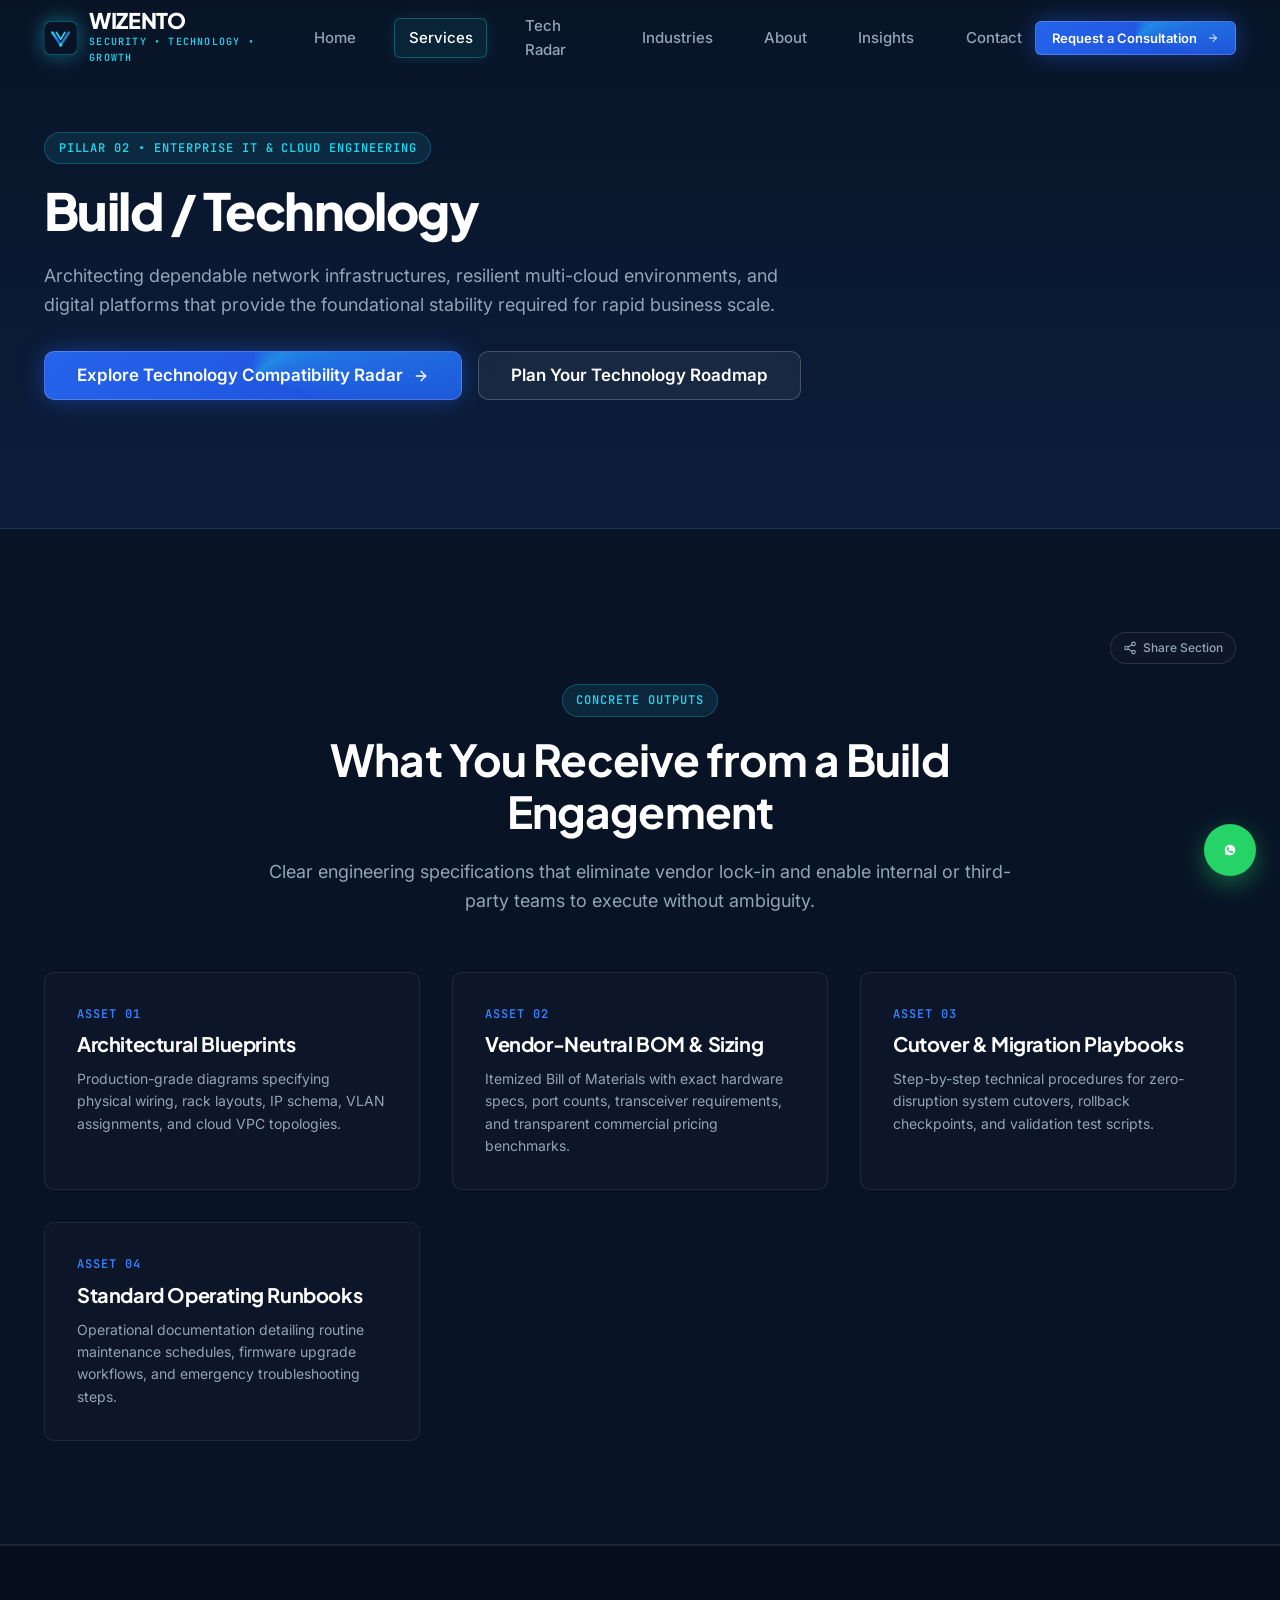
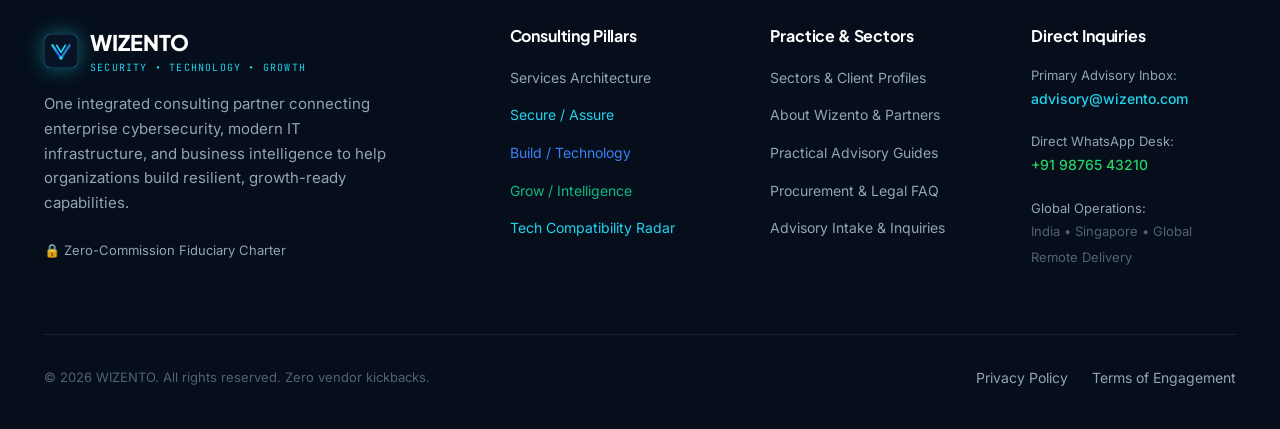
<file: build-technology.html>
<!doctype html>
<html lang="en">
  <head>
    <meta charset="UTF-8" />
    <link rel="icon" type="image/svg+xml" href="favicon.svg" />
    <meta name="viewport" content="width=device-width, initial-scale=1.0" />
    <title>Build / Technology — Enterprise IT & Cloud Engineering | WIZENTO</title>
    <meta name="description" content="Design and engineer dependable enterprise infrastructure with zero vendor lock-in." />
    
    <!-- Open Graph -->
    <meta property="og:type" content="website" />
    <meta property="og:title" content="Build / Technology — Enterprise IT & Cloud Engineering | WIZENTO" />
    <meta property="og:description" content="Design and engineer dependable enterprise infrastructure with zero vendor lock-in." />
    <meta property="og:url" content="https://wizentoinfosec.com/build-technology" />
    
    <!-- Google Fonts -->
    <link rel="preconnect" href="https://fonts.googleapis.com" />
    <link rel="preconnect" href="https://fonts.gstatic.com" crossorigin />
    <link href="https://fonts.googleapis.com/css2?family=Inter:wght@300;400;500;600;700&family=JetBrains+Mono:wght@400;500;600&family=Plus+Jakarta+Sans:wght@500;600;700;800&display=swap" rel="stylesheet" />
    
    <!-- Clean Self-Contained Stylesheet -->
    <link rel="stylesheet" href="css/style.css" />
  </head>
  <body>
  
    
    <header class="site-header">
      <div class="container header-container">
        <a href="index.html" class="logo" style="display: flex; align-items: center; gap: 0.75rem; text-decoration: none;">
          <svg width="34" height="34" viewBox="0 0 48 48" fill="none" xmlns="http://www.w3.org/2000/svg" style="filter: drop-shadow(0 0 10px rgba(34, 211, 238, 0.45));">
    <rect width="48" height="48" rx="10" fill="#081426" stroke="rgba(34, 211, 238, 0.3)" stroke-width="1.5"/>
    <path d="M12 16L24 34L36 16" stroke="url(#logoGrad)" stroke-width="3.5" stroke-linecap="round" stroke-linejoin="round"/>
    <path d="M18 16L24 26L30 16" stroke="#22D3EE" stroke-width="2.5" stroke-linecap="round" stroke-linejoin="round"/>
    <circle cx="24" cy="34" r="2.5" fill="#22D3EE"/>
    <defs>
      <linearGradient id="logoGrad" x1="12" y1="16" x2="36" y2="34" gradientUnits="userSpaceOnUse">
        <stop stop-color="#22D3EE"/>
        <stop offset="0.5" stop-color="#2563EB"/>
        <stop offset="1" stop-color="#10B981"/>
      </linearGradient>
    </defs>
  </svg>
          <div>
            <div style="font-family: var(--font-display); font-size: 1.35rem; font-weight: 800; letter-spacing: -0.02em; color: var(--color-white); line-height: 1;">
              WIZENTO
            </div>
            <div style="font-family: var(--font-mono); font-size: 0.625rem; font-weight: 600; letter-spacing: 0.12em; color: var(--color-cyan); text-transform: uppercase; margin-top: 2px;">
              Security &bull; Technology &bull; Growth
            </div>
          </div>
        </a>

        <nav class="nav-desktop" aria-label="Main Navigation">
          <a href="index.html" class="nav-link ">Home</a>
          <a href="services.html" class="nav-link active">Services</a>
          <a href="technology.html" class="nav-link ">Tech Radar</a>
          <a href="industries.html" class="nav-link ">Industries</a>
          <a href="about.html" class="nav-link ">About</a>
          <a href="insights.html" class="nav-link ">Insights</a>
          <a href="contact.html" class="nav-link ">Contact</a>
        </nav>

        <div class="header-actions">
          <button type="button" onclick="openConsultationModal('integrated')" class="btn btn-primary btn-sm radiant-glow">
            <span>Request a Consultation</span>
            <svg width="16" height="16" viewBox="0 0 24 24" fill="none" stroke="currentColor" stroke-width="2" stroke-linecap="round" stroke-linejoin="round"><path d="M5 12h14"/><path d="m12 5 7 7-7 7"/></svg>
          </button>
          <button type="button" id="mobile-menu-toggle" class="btn-hamburger" aria-label="Open Navigation Menu" style="display: none; background: transparent; border: none; color: white; cursor: pointer; padding: 0.5rem;">
            <svg width="24" height="24" viewBox="0 0 24 24" fill="none" stroke="currentColor" stroke-width="2"><line x1="4" x2="20" y1="12" y2="12"/><line x1="4" x2="20" y1="6" y2="6"/><line x1="4" x2="20" y1="18" y2="18"/></svg>
          </button>
        </div>
      </div>
    </header>

    <!-- Mobile Drawer -->
    <div id="mobile-drawer" class="mobile-drawer" style="display: none;">
      <div style="display: flex; justify-content: space-between; align-items: center; margin-bottom: 2rem;">
        <span style="font-weight: 700; color: white; font-size: 1.25rem;">Navigation</span>
        <button id="mobile-drawer-close" style="background: transparent; border: none; color: white; font-size: 1.5rem; cursor: pointer;">&times;</button>
      </div>
      <div style="display: flex; flex-direction: column; gap: 1rem;">
        <a href="index.html" style="color: white; text-decoration: none; font-size: 1.15rem; font-weight: 600;">Home</a>
        <a href="services.html" style="color: white; text-decoration: none; font-size: 1.15rem; font-weight: 600;">Services Overview</a>
        <a href="secure-assure.html" style="color: var(--color-cyan); text-decoration: none; padding-left: 1rem; font-size: 0.95rem;">&bull; Secure / Assure</a>
        <a href="build-technology.html" style="color: var(--pillar-build); text-decoration: none; padding-left: 1rem; font-size: 0.95rem;">&bull; Build / Technology</a>
        <a href="grow-intelligence.html" style="color: var(--pillar-grow); text-decoration: none; padding-left: 1rem; font-size: 0.95rem;">&bull; Grow / Intelligence</a>
        <a href="technology.html" style="color: white; text-decoration: none; font-size: 1.15rem; font-weight: 600;">Technology Radar</a>
        <a href="industries.html" style="color: white; text-decoration: none; font-size: 1.15rem; font-weight: 600;">Industries</a>
        <a href="about.html" style="color: white; text-decoration: none; font-size: 1.15rem; font-weight: 600;">About Wizento</a>
        <a href="insights.html" style="color: white; text-decoration: none; font-size: 1.15rem; font-weight: 600;">Insights</a>
        <a href="contact.html" style="color: white; text-decoration: none; font-size: 1.15rem; font-weight: 600;">Contact</a>
      </div>
    </div>
  

    <main>
      <section class="section section-dark" style="padding-top: calc(var(--header-height) + 3.5rem); padding-bottom: 4.5rem; background: linear-gradient(180deg, #081426 0%, #0C1E3C 100%); border-bottom: 1px solid rgba(59, 130, 246, 0.25);">
        <div class="container">
          <div class="section-header left-aligned">
            <div class="section-eyebrow">Pillar 02 &bull; Enterprise IT &amp; Cloud Engineering</div>
            <h1 style="color: white; margin-bottom: 1.25rem; font-size: clamp(2rem, 4vw, 3.25rem);">Build / Technology</h1>
            <p class="section-subtitle" style="max-width: 820px;">
              Architecting dependable network infrastructures, resilient multi-cloud environments, and digital platforms that provide the foundational stability required for rapid business scale.
            </p>
            <div style="display: flex; gap: 1rem; margin-top: 2rem; flex-wrap: wrap;">
              <a href="technology.html" class="btn btn-primary btn-lg radiant-glow">
                <span>Explore Technology Compatibility Radar</span>
                <svg width="16" height="16" viewBox="0 0 24 24" fill="none" stroke="currentColor" stroke-width="2" stroke-linecap="round" stroke-linejoin="round"><path d="M5 12h14"/><path d="m12 5 7 7-7 7"/></svg>
              </a>
              <button type="button" onclick="openConsultationModal('build')" class="btn btn-secondary btn-lg">
                <span>Plan Your Technology Roadmap</span>
              </button>
            </div>
          </div>
        </div>
      </section>

      <section class="section section-dark" style="background: #081426; border-bottom: 1px solid rgba(255, 255, 255, 0.08);">
        <div class="container">
          
    <div style="display: flex; justify-content: flex-end; margin-bottom: 1.25rem;">
      <button type="button" class="section-share-btn" data-share-section="engineering-outputs" data-share-title="Engineering Outputs & Deliverables" title="Copy direct link to this section">
        <svg width="14" height="14" viewBox="0 0 24 24" fill="none" stroke="currentColor" stroke-width="2" stroke-linecap="round" stroke-linejoin="round"><circle cx="18" cy="5" r="3"/><circle cx="6" cy="12" r="3"/><circle cx="18" cy="19" r="3"/><line x1="8.59" x2="15.42" y1="13.51" y2="17.49"/><line x1="15.41" x2="8.59" y1="6.51" y2="10.49"/></svg>
        <span>Share Section</span>
      </button>
    </div>
  
          <div class="section-header">
            <div class="section-eyebrow">Concrete Outputs</div>
            <h2 class="section-title">What You Receive from a Build Engagement</h2>
            <p class="section-subtitle">Clear engineering specifications that eliminate vendor lock-in and enable internal or third-party teams to execute without ambiguity.</p>
          </div>

          <div style="display: grid; grid-template-columns: repeat(auto-fit, minmax(280px, 1fr)); gap: 2rem;">
            <div style="background: rgba(15, 23, 42, 0.7); border: 1px solid rgba(255, 255, 255, 0.08); border-radius: var(--radius-md); padding: 2rem;">
              <span class="mono-tag" style="color: var(--pillar-build); margin-bottom: 0.5rem; display: block;">Asset 01</span>
              <h3 style="color: white; font-size: 1.25rem; margin-bottom: 0.75rem;">Architectural Blueprints</h3>
              <p style="color: #94A3B8; font-size: 0.875rem; line-height: 1.6;">Production-grade diagrams specifying physical wiring, rack layouts, IP schema, VLAN assignments, and cloud VPC topologies.</p>
            </div>
            <div style="background: rgba(15, 23, 42, 0.7); border: 1px solid rgba(255, 255, 255, 0.08); border-radius: var(--radius-md); padding: 2rem;">
              <span class="mono-tag" style="color: var(--pillar-build); margin-bottom: 0.5rem; display: block;">Asset 02</span>
              <h3 style="color: white; font-size: 1.25rem; margin-bottom: 0.75rem;">Vendor-Neutral BOM &amp; Sizing</h3>
              <p style="color: #94A3B8; font-size: 0.875rem; line-height: 1.6;">Itemized Bill of Materials with exact hardware specs, port counts, transceiver requirements, and transparent commercial pricing benchmarks.</p>
            </div>
            <div style="background: rgba(15, 23, 42, 0.7); border: 1px solid rgba(255, 255, 255, 0.08); border-radius: var(--radius-md); padding: 2rem;">
              <span class="mono-tag" style="color: var(--pillar-build); margin-bottom: 0.5rem; display: block;">Asset 03</span>
              <h3 style="color: white; font-size: 1.25rem; margin-bottom: 0.75rem;">Cutover &amp; Migration Playbooks</h3>
              <p style="color: #94A3B8; font-size: 0.875rem; line-height: 1.6;">Step-by-step technical procedures for zero-disruption system cutovers, rollback checkpoints, and validation test scripts.</p>
            </div>
            <div style="background: rgba(15, 23, 42, 0.7); border: 1px solid rgba(255, 255, 255, 0.08); border-radius: var(--radius-md); padding: 2rem;">
              <span class="mono-tag" style="color: var(--pillar-build); margin-bottom: 0.5rem; display: block;">Asset 04</span>
              <h3 style="color: white; font-size: 1.25rem; margin-bottom: 0.75rem;">Standard Operating Runbooks</h3>
              <p style="color: #94A3B8; font-size: 0.875rem; line-height: 1.6;">Operational documentation detailing routine maintenance schedules, firmware upgrade workflows, and emergency troubleshooting steps.</p>
            </div>
          </div>
        </div>
      </section>
    </main>

    
    <footer class="site-footer">
      <div class="container">
        <div class="footer-top">
          <div class="footer-brand-col">
            <div style="display: flex; align-items: center; gap: 0.75rem;">
              <svg width="34" height="34" viewBox="0 0 48 48" fill="none" xmlns="http://www.w3.org/2000/svg" style="filter: drop-shadow(0 0 10px rgba(34, 211, 238, 0.45));">
    <rect width="48" height="48" rx="10" fill="#081426" stroke="rgba(34, 211, 238, 0.3)" stroke-width="1.5"/>
    <path d="M12 16L24 34L36 16" stroke="url(#logoGrad)" stroke-width="3.5" stroke-linecap="round" stroke-linejoin="round"/>
    <path d="M18 16L24 26L30 16" stroke="#22D3EE" stroke-width="2.5" stroke-linecap="round" stroke-linejoin="round"/>
    <circle cx="24" cy="34" r="2.5" fill="#22D3EE"/>
    <defs>
      <linearGradient id="logoGrad" x1="12" y1="16" x2="36" y2="34" gradientUnits="userSpaceOnUse">
        <stop stop-color="#22D3EE"/>
        <stop offset="0.5" stop-color="#2563EB"/>
        <stop offset="1" stop-color="#10B981"/>
      </linearGradient>
    </defs>
  </svg>
              <div>
                <div style="font-family: var(--font-display); font-size: 1.35rem; font-weight: 800; color: white;">WIZENTO</div>
                <div style="font-family: var(--font-mono); font-size: 0.625rem; color: var(--color-cyan); letter-spacing: 0.12em; text-transform: uppercase;">Security &bull; Technology &bull; Growth</div>
              </div>
            </div>
            <p class="footer-desc" style="margin-top: 1rem;">
              One integrated consulting partner connecting enterprise cybersecurity, modern IT infrastructure, and business intelligence to help organizations build resilient, growth-ready capabilities.
            </p>
            <div style="display: flex; align-items: center; gap: 0.5rem; margin-top: 1rem; color: var(--color-slate-light); font-size: 0.8125rem;">
              <span>🔒 Zero-Commission Fiduciary Charter</span>
            </div>
          </div>

          <div>
            <h4 class="footer-col-title">Consulting Pillars</h4>
            <ul class="footer-links">
              <li><a href="services.html" class="footer-link">Services Architecture</a></li>
              <li><a href="secure-assure.html" class="footer-link" style="color: var(--pillar-secure);">Secure / Assure</a></li>
              <li><a href="build-technology.html" class="footer-link" style="color: var(--pillar-build);">Build / Technology</a></li>
              <li><a href="grow-intelligence.html" class="footer-link" style="color: var(--pillar-grow);">Grow / Intelligence</a></li>
              <li><a href="technology.html" class="footer-link" style="color: var(--color-cyan);">Tech Compatibility Radar</a></li>
            </ul>
          </div>

          <div>
            <h4 class="footer-col-title">Practice &amp; Sectors</h4>
            <ul class="footer-links">
              <li><a href="industries.html" class="footer-link">Sectors &amp; Client Profiles</a></li>
              <li><a href="about.html" class="footer-link">About Wizento &amp; Partners</a></li>
              <li><a href="insights.html" class="footer-link">Practical Advisory Guides</a></li>
              <li><a href="contact.html#procurement-faq" class="footer-link">Procurement &amp; Legal FAQ</a></li>
              <li><a href="contact.html" class="footer-link">Advisory Intake &amp; Inquiries</a></li>
            </ul>
          </div>

          <div>
            <h4 class="footer-col-title">Direct Inquiries</h4>
            <ul class="footer-links">
              <li>
                <span style="font-size: 0.8125rem; color: var(--color-slate-light); display: block;">Primary Advisory Inbox:</span>
                <a href="mailto:advisory@wizento.com" class="footer-link" style="color: var(--color-cyan); font-weight: 500;">
                  advisory@wizento.com
                </a>
              </li>
              <li style="margin-top: 0.5rem;">
                <span style="font-size: 0.8125rem; color: var(--color-slate-light); display: block;">Direct WhatsApp Desk:</span>
                <a href="https://wa.me/919876543210" target="_blank" class="footer-link" style="color: #25D366; font-weight: 500;">
                  +91 98765 43210
                </a>
              </li>
              <li style="margin-top: 0.5rem;">
                <span style="font-size: 0.8125rem; color: var(--color-slate-light); display: block;">Global Operations:</span>
                <span style="font-size: 0.8125rem; color: var(--color-slate);">India &bull; Singapore &bull; Global Remote Delivery</span>
              </li>
            </ul>
          </div>
        </div>

        <div class="footer-bottom">
          <div>&copy; 2026 WIZENTO. All rights reserved. Zero vendor kickbacks.</div>
          <div class="footer-legal-links">
            <a href="privacy.html" class="footer-link">Privacy Policy</a>
            <a href="terms.html" class="footer-link">Terms of Engagement</a>
          </div>
        </div>
      </div>
    </footer>

    <!-- Global Floating Action Widgets -->
    <button type="button" id="scroll-to-top" class="scroll-to-top-btn" title="Scroll to top" aria-label="Scroll to top" style="position: fixed; bottom: 84px; right: 24px; width: 44px; height: 44px; border-radius: 50%; background: #0A1B36; border: 1px solid rgba(34,211,238,0.3); color: #22D3EE; display: flex; align-items: center; justify-content: center; cursor: pointer; z-index: 99; opacity: 0; visibility: hidden; transition: all 0.25s ease;">
      <svg width="20" height="20" viewBox="0 0 24 24" fill="none" stroke="currentColor" stroke-width="2.5"><polyline points="18 15 12 9 6 15"/></svg>
    </button>

    <div style="position: fixed; bottom: 24px; right: 24px; z-index: 100;">
      <div id="whatsapp-popup" style="display: none; position: absolute; bottom: 64px; right: 0; width: 310px; background: #091527; border: 1px solid rgba(37,211,102,0.35); border-radius: 12px; padding: 1.25rem; box-shadow: 0 15px 35px rgba(0,0,0,0.6); animation: fadeIn 0.2s ease-out;">
        <div style="display: flex; justify-content: space-between; align-items: center; margin-bottom: 0.75rem;">
          <div style="display: flex; align-items: center; gap: 0.5rem;">
            <div style="width: 10px; height: 10px; border-radius: 50%; background: #25D366;"></div>
            <strong style="color: white; font-size: 0.9375rem;">Partner Advisory Desk</strong>
          </div>
          <button id="whatsapp-popup-close" style="background: none; border: none; color: #94A3B8; font-size: 1.25rem; cursor: pointer;">&times;</button>
        </div>
        <p style="color: #CBD5E1; font-size: 0.8125rem; line-height: 1.5; margin-bottom: 1rem;">
          Connect directly with a Wizento consulting partner on WhatsApp for quick scoping questions or confidential discussions.
        </p>
        <a href="https://wa.me/919876543210?text=Hello%20Wizento%20team%2C%20I%20would%20like%20to%20enquire%20about%20your%20consulting%20advisory%20services." target="_blank" class="btn btn-primary btn-sm" style="background: #25D366; border-color: #25D366; color: black; font-weight: 600; width: 100%; justify-content: center; text-decoration: none;">
          <svg width="22" height="22" viewBox="0 0 24 24" fill="currentColor"><path d="M12.031 6.172c-3.181 0-5.767 2.586-5.768 5.766-.001 1.298.38 2.27 1.019 3.287l-.582 2.128 2.182-.573c.978.58 1.911.928 3.145.929 3.178 0 5.767-2.587 5.768-5.766.001-3.187-2.575-5.77-5.764-5.771zm3.392 8.244c-.144.405-.837.774-1.17.824-.299.045-.677.063-1.092-.069-.252-.08-.575-.187-.988-.365-1.739-.751-2.874-2.502-2.961-2.617-.087-.116-.708-.94-.708-1.793s.448-1.273.607-1.446c.159-.173.346-.217.462-.217l.332.006c.106.005.249-.04.39.298.144.347.491 1.2.534 1.287.043.087.072.188.014.304-.058.116-.087.188-.173.289l-.26.304c-.087.086-.177.18-.076.354.101.174.449.741.964 1.201.662.591 1.221.774 1.394.86.173.086.274.072.376-.043.101-.116.433-.506.549-.68.116-.173.231-.145.39-.087s1.011.477 1.184.564.289.13.332.202c.043.072.043.419-.101.824z"/></svg>
          <span>Chat on WhatsApp</span>
        </a>
      </div>

      <button id="whatsapp-toggle-btn" style="width: 52px; height: 52px; border-radius: 50%; background: #25D366; border: none; color: white; display: flex; align-items: center; justify-content: center; cursor: pointer; box-shadow: 0 8px 24px rgba(37,211,102,0.4); transition: transform 0.2s ease;">
        <svg width="22" height="22" viewBox="0 0 24 24" fill="currentColor"><path d="M12.031 6.172c-3.181 0-5.767 2.586-5.768 5.766-.001 1.298.38 2.27 1.019 3.287l-.582 2.128 2.182-.573c.978.58 1.911.928 3.145.929 3.178 0 5.767-2.587 5.768-5.766.001-3.187-2.575-5.77-5.764-5.771zm3.392 8.244c-.144.405-.837.774-1.17.824-.299.045-.677.063-1.092-.069-.252-.08-.575-.187-.988-.365-1.739-.751-2.874-2.502-2.961-2.617-.087-.116-.708-.94-.708-1.793s.448-1.273.607-1.446c.159-.173.346-.217.462-.217l.332.006c.106.005.249-.04.39.298.144.347.491 1.2.534 1.287.043.087.072.188.014.304-.058.116-.087.188-.173.289l-.26.304c-.087.086-.177.18-.076.354.101.174.449.741.964 1.201.662.591 1.221.774 1.394.86.173.086.274.072.376-.043.101-.116.433-.506.549-.68.116-.173.231-.145.39-.087s1.011.477 1.184.564.289.13.332.202c.043.072.043.419-.101.824z"/></svg>
      </button>
    </div>

    <!-- Consultation Modal -->
    <div id="consultation-modal" class="modal-overlay" style="display: none; position: fixed; inset: 0; background: rgba(0,0,0,0.8); backdrop-filter: blur(8px); z-index: 10000; align-items: center; justify-content: center; padding: 1.25rem;">
      <div class="modal-card" style="background: #091527; border: 1px solid rgba(34,211,238,0.3); border-radius: 16px; max-width: 600px; width: 100%; max-height: 90vh; overflow-y: auto; padding: 2rem; box-shadow: 0 25px 50px rgba(0,0,0,0.8);">
        <div style="display: flex; justify-content: space-between; align-items: flex-start; margin-bottom: 1.5rem; border-bottom: 1px solid rgba(255,255,255,0.08); padding-bottom: 1rem;">
          <div>
            <div style="font-size: 0.75rem; color: var(--color-cyan); font-family: var(--font-mono); font-weight: 700; text-transform: uppercase;">Preliminary Discovery</div>
            <h3 style="color: white; font-size: 1.5rem; margin: 0.25rem 0 0;">Request a Partner Consultation</h3>
          </div>
          <button class="modal-close-btn" style="background: none; border: none; color: white; font-size: 1.75rem; cursor: pointer;">&times;</button>
        </div>

        <form>
          <div style="display: grid; grid-template-columns: 1fr 1fr; gap: 1rem; margin-bottom: 1rem;">
            <div>
              <label style="display: block; font-size: 0.8125rem; color: #94A3B8; margin-bottom: 0.35rem;">Full Name *</label>
              <input type="text" name="fullName" required placeholder="e.g. David Henderson" style="width: 100%; padding: 0.65rem 0.85rem; border-radius: 6px; background: rgba(15,23,42,0.8); border: 1px solid rgba(255,255,255,0.15); color: white; outline: none;" />
            </div>
            <div>
              <label style="display: block; font-size: 0.8125rem; color: #94A3B8; margin-bottom: 0.35rem;">Work Email *</label>
              <input type="email" name="workEmail" required placeholder="david@company.com" style="width: 100%; padding: 0.65rem 0.85rem; border-radius: 6px; background: rgba(15,23,42,0.8); border: 1px solid rgba(255,255,255,0.15); color: white; outline: none;" />
            </div>
          </div>

          <div style="display: grid; grid-template-columns: 1fr 1fr; gap: 1rem; margin-bottom: 1rem;">
            <div>
              <label style="display: block; font-size: 0.8125rem; color: #94A3B8; margin-bottom: 0.35rem;">Organization *</label>
              <input type="text" name="organization" required placeholder="Company / Institution" style="width: 100%; padding: 0.65rem 0.85rem; border-radius: 6px; background: rgba(15,23,42,0.8); border: 1px solid rgba(255,255,255,0.15); color: white; outline: none;" />
            </div>
            <div>
              <label style="display: block; font-size: 0.8125rem; color: #94A3B8; margin-bottom: 0.35rem;">Advisory Area *</label>
              <select name="areaOfInterest" style="width: 100%; padding: 0.65rem 0.85rem; border-radius: 6px; background: rgba(15,23,42,0.8); border: 1px solid rgba(255,255,255,0.15); color: white; outline: none;">
                <option value="integrated">Multi-Pillar Integrated Advisory</option>
                <option value="secure">Secure / Assure (ISO 27001, SOC 2, GRC)</option>
                <option value="build">Build / Technology (Cloud, Infrastructure)</option>
                <option value="grow">Grow / Intelligence (Analytics, Executive BI)</option>
              </select>
            </div>
          </div>

          <div style="margin-bottom: 1.5rem;">
            <label style="display: block; font-size: 0.8125rem; color: #94A3B8; margin-bottom: 0.35rem;">Project Context or Technical Challenge *</label>
            <textarea name="projectScope" rows="4" required placeholder="Briefly describe your upcoming compliance audit, infrastructure milestone, or business intelligence need..." style="width: 100%; padding: 0.65rem 0.85rem; border-radius: 6px; background: rgba(15,23,42,0.8); border: 1px solid rgba(255,255,255,0.15); color: white; outline: none;"></textarea>
          </div>

          <div style="display: flex; gap: 0.75rem; justify-content: flex-end;">
            <button type="button" onclick="closeConsultationModal()" class="btn btn-secondary">Cancel</button>
            <button type="submit" class="btn btn-primary radiant-glow">
              <span>Submit Consultation Request</span>
              <svg width="16" height="16" viewBox="0 0 24 24" fill="none" stroke="currentColor" stroke-width="2" stroke-linecap="round" stroke-linejoin="round"><path d="M5 12h14"/><path d="m12 5 7 7-7 7"/></svg>
            </button>
          </div>
        </form>
      </div>
    </div>
  
    <script src="js/main.js"></script>
  </body>
</html>
</file>
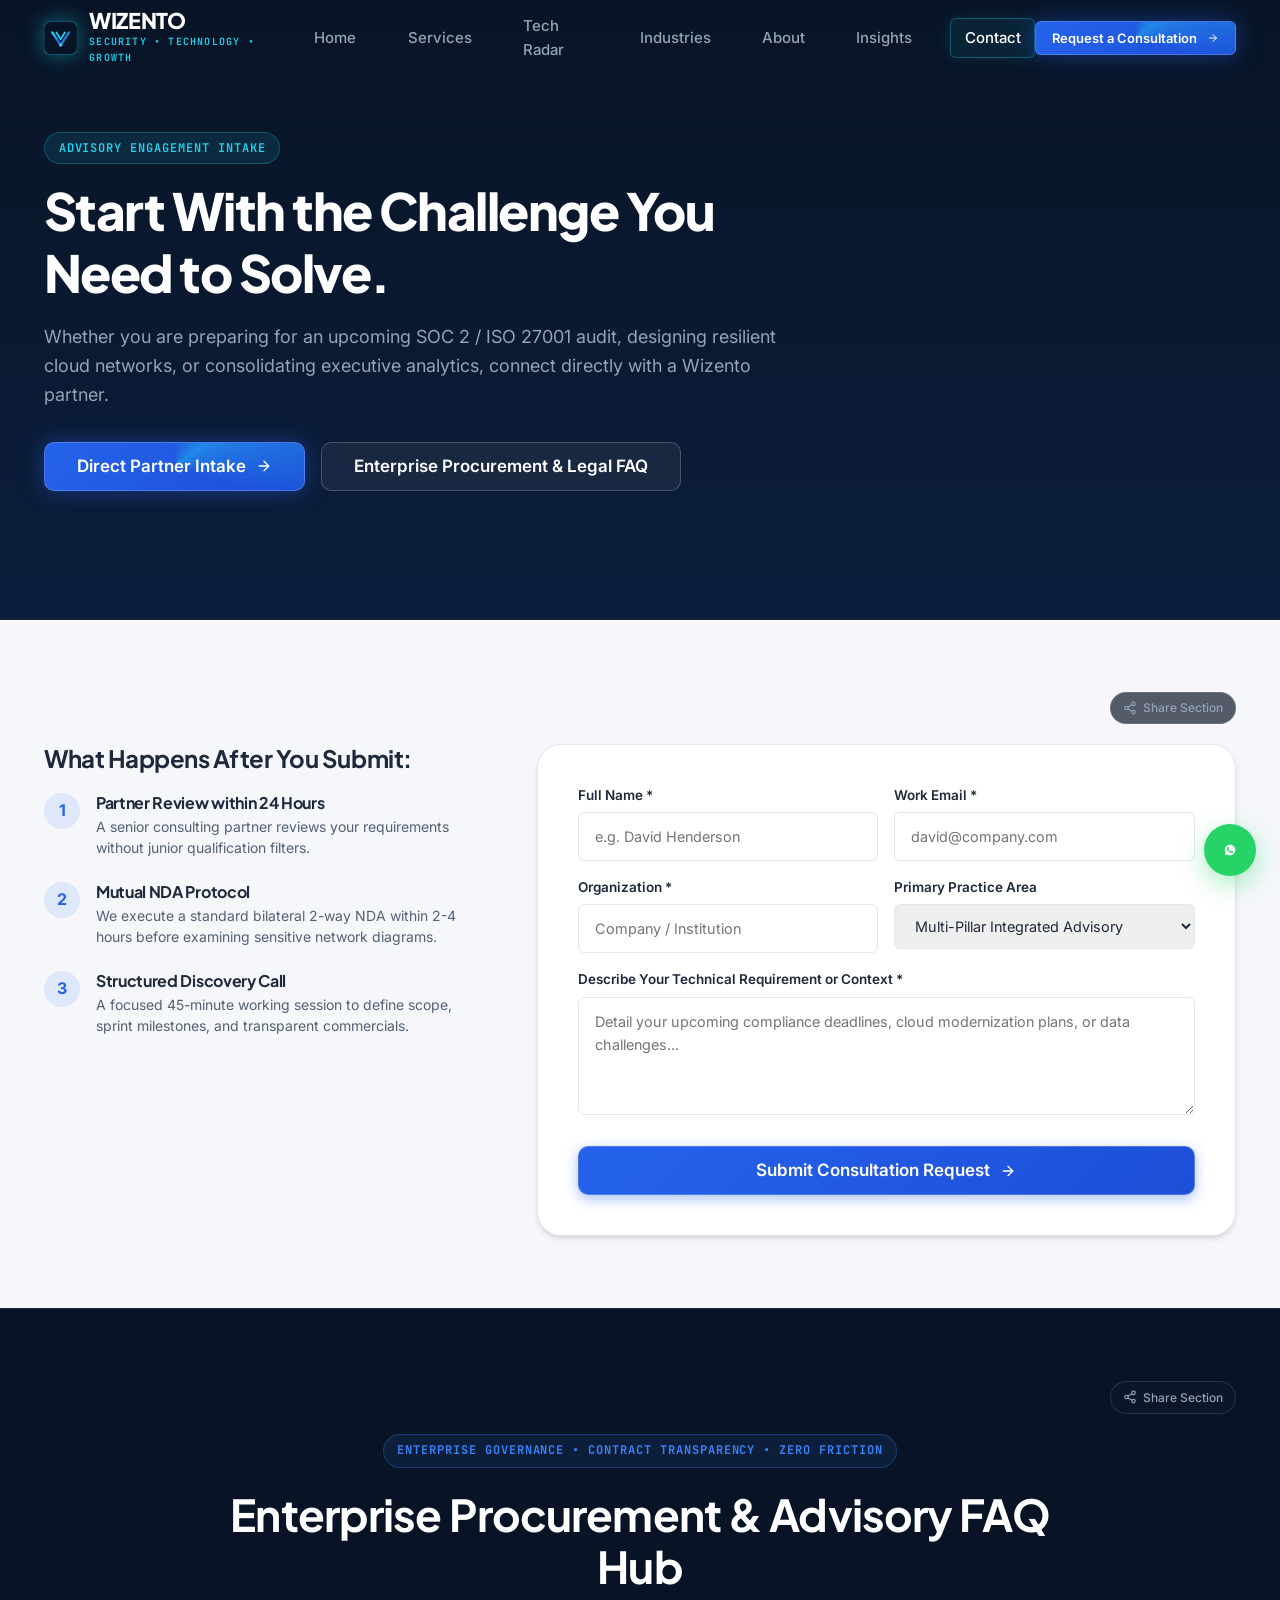
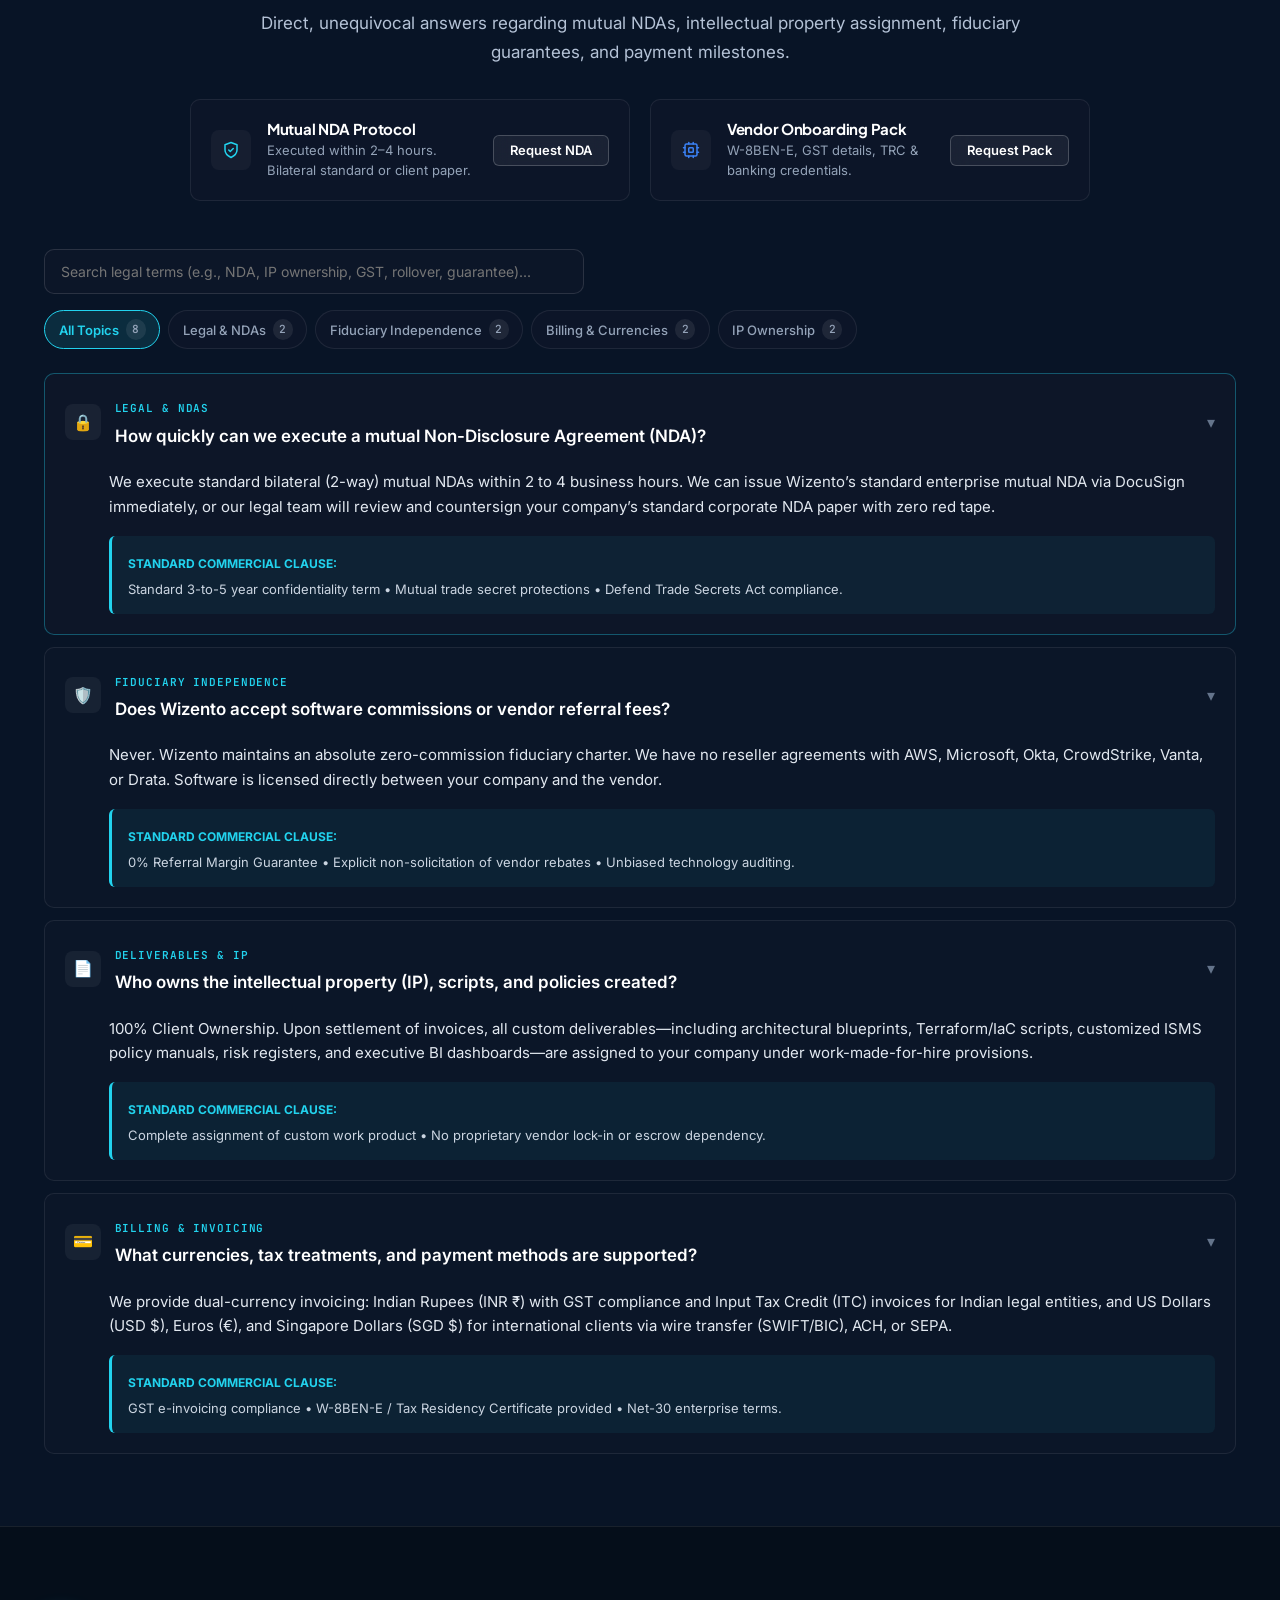
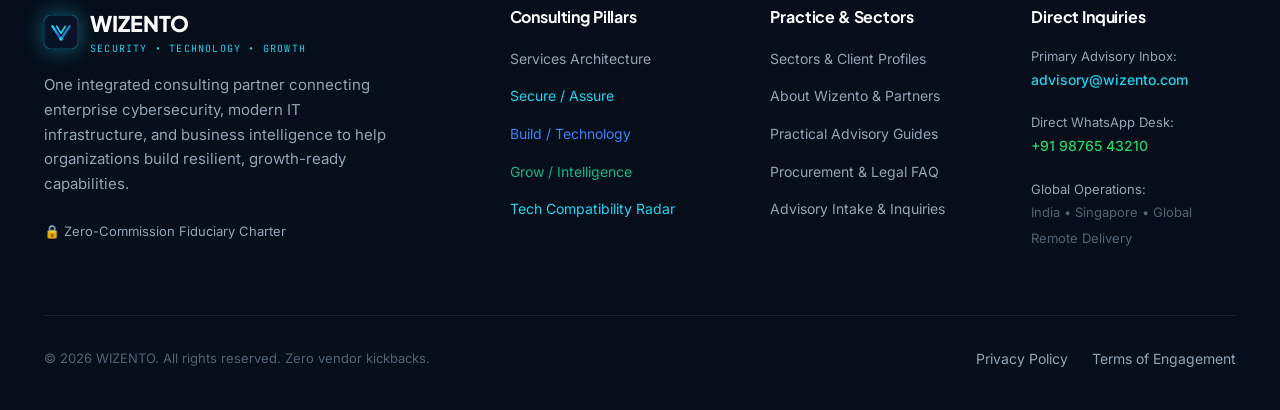
<file: contact.html>
<!doctype html>
<html lang="en">
  <head>
    <meta charset="UTF-8" />
    <link rel="icon" type="image/svg+xml" href="favicon.svg" />
    <meta name="viewport" content="width=device-width, initial-scale=1.0" />
    <title>Contact & Advisory Intake — WIZENTO | WIZENTO</title>
    <meta name="description" content="Start with the challenge you need to solve. Request a structured consultation with a Wizento partner." />
    
    <!-- Open Graph -->
    <meta property="og:type" content="website" />
    <meta property="og:title" content="Contact & Advisory Intake — WIZENTO | WIZENTO" />
    <meta property="og:description" content="Start with the challenge you need to solve. Request a structured consultation with a Wizento partner." />
    <meta property="og:url" content="https://wizentoinfosec.com/contact" />
    
    <!-- Google Fonts -->
    <link rel="preconnect" href="https://fonts.googleapis.com" />
    <link rel="preconnect" href="https://fonts.gstatic.com" crossorigin />
    <link href="https://fonts.googleapis.com/css2?family=Inter:wght@300;400;500;600;700&family=JetBrains+Mono:wght@400;500;600&family=Plus+Jakarta+Sans:wght@500;600;700;800&display=swap" rel="stylesheet" />
    
    <!-- Clean Self-Contained Stylesheet -->
    <link rel="stylesheet" href="css/style.css" />
  </head>
  <body>
  
    
    <header class="site-header">
      <div class="container header-container">
        <a href="index.html" class="logo" style="display: flex; align-items: center; gap: 0.75rem; text-decoration: none;">
          <svg width="34" height="34" viewBox="0 0 48 48" fill="none" xmlns="http://www.w3.org/2000/svg" style="filter: drop-shadow(0 0 10px rgba(34, 211, 238, 0.45));">
    <rect width="48" height="48" rx="10" fill="#081426" stroke="rgba(34, 211, 238, 0.3)" stroke-width="1.5"/>
    <path d="M12 16L24 34L36 16" stroke="url(#logoGrad)" stroke-width="3.5" stroke-linecap="round" stroke-linejoin="round"/>
    <path d="M18 16L24 26L30 16" stroke="#22D3EE" stroke-width="2.5" stroke-linecap="round" stroke-linejoin="round"/>
    <circle cx="24" cy="34" r="2.5" fill="#22D3EE"/>
    <defs>
      <linearGradient id="logoGrad" x1="12" y1="16" x2="36" y2="34" gradientUnits="userSpaceOnUse">
        <stop stop-color="#22D3EE"/>
        <stop offset="0.5" stop-color="#2563EB"/>
        <stop offset="1" stop-color="#10B981"/>
      </linearGradient>
    </defs>
  </svg>
          <div>
            <div style="font-family: var(--font-display); font-size: 1.35rem; font-weight: 800; letter-spacing: -0.02em; color: var(--color-white); line-height: 1;">
              WIZENTO
            </div>
            <div style="font-family: var(--font-mono); font-size: 0.625rem; font-weight: 600; letter-spacing: 0.12em; color: var(--color-cyan); text-transform: uppercase; margin-top: 2px;">
              Security &bull; Technology &bull; Growth
            </div>
          </div>
        </a>

        <nav class="nav-desktop" aria-label="Main Navigation">
          <a href="index.html" class="nav-link ">Home</a>
          <a href="services.html" class="nav-link ">Services</a>
          <a href="technology.html" class="nav-link ">Tech Radar</a>
          <a href="industries.html" class="nav-link ">Industries</a>
          <a href="about.html" class="nav-link ">About</a>
          <a href="insights.html" class="nav-link ">Insights</a>
          <a href="contact.html" class="nav-link active">Contact</a>
        </nav>

        <div class="header-actions">
          <button type="button" onclick="openConsultationModal('integrated')" class="btn btn-primary btn-sm radiant-glow">
            <span>Request a Consultation</span>
            <svg width="16" height="16" viewBox="0 0 24 24" fill="none" stroke="currentColor" stroke-width="2" stroke-linecap="round" stroke-linejoin="round"><path d="M5 12h14"/><path d="m12 5 7 7-7 7"/></svg>
          </button>
          <button type="button" id="mobile-menu-toggle" class="btn-hamburger" aria-label="Open Navigation Menu" style="display: none; background: transparent; border: none; color: white; cursor: pointer; padding: 0.5rem;">
            <svg width="24" height="24" viewBox="0 0 24 24" fill="none" stroke="currentColor" stroke-width="2"><line x1="4" x2="20" y1="12" y2="12"/><line x1="4" x2="20" y1="6" y2="6"/><line x1="4" x2="20" y1="18" y2="18"/></svg>
          </button>
        </div>
      </div>
    </header>

    <!-- Mobile Drawer -->
    <div id="mobile-drawer" class="mobile-drawer" style="display: none;">
      <div style="display: flex; justify-content: space-between; align-items: center; margin-bottom: 2rem;">
        <span style="font-weight: 700; color: white; font-size: 1.25rem;">Navigation</span>
        <button id="mobile-drawer-close" style="background: transparent; border: none; color: white; font-size: 1.5rem; cursor: pointer;">&times;</button>
      </div>
      <div style="display: flex; flex-direction: column; gap: 1rem;">
        <a href="index.html" style="color: white; text-decoration: none; font-size: 1.15rem; font-weight: 600;">Home</a>
        <a href="services.html" style="color: white; text-decoration: none; font-size: 1.15rem; font-weight: 600;">Services Overview</a>
        <a href="secure-assure.html" style="color: var(--color-cyan); text-decoration: none; padding-left: 1rem; font-size: 0.95rem;">&bull; Secure / Assure</a>
        <a href="build-technology.html" style="color: var(--pillar-build); text-decoration: none; padding-left: 1rem; font-size: 0.95rem;">&bull; Build / Technology</a>
        <a href="grow-intelligence.html" style="color: var(--pillar-grow); text-decoration: none; padding-left: 1rem; font-size: 0.95rem;">&bull; Grow / Intelligence</a>
        <a href="technology.html" style="color: white; text-decoration: none; font-size: 1.15rem; font-weight: 600;">Technology Radar</a>
        <a href="industries.html" style="color: white; text-decoration: none; font-size: 1.15rem; font-weight: 600;">Industries</a>
        <a href="about.html" style="color: white; text-decoration: none; font-size: 1.15rem; font-weight: 600;">About Wizento</a>
        <a href="insights.html" style="color: white; text-decoration: none; font-size: 1.15rem; font-weight: 600;">Insights</a>
        <a href="contact.html" style="color: white; text-decoration: none; font-size: 1.15rem; font-weight: 600;">Contact</a>
      </div>
    </div>
  

    <main>
      <section class="section section-dark" style="padding-top: calc(var(--header-height) + 3.5rem); padding-bottom: 4.5rem; background: linear-gradient(180deg, #081426 0%, #0C1E3C 100%); border-bottom: 1px solid rgba(255, 255, 255, 0.08);">
        <div class="container">
          <div class="section-header left-aligned">
            <div class="section-eyebrow">Advisory Engagement Intake</div>
            <h1 style="color: white; margin-bottom: 1.25rem; font-size: clamp(2rem, 4vw, 3.25rem);">Start With the Challenge You Need to Solve.</h1>
            <p class="section-subtitle" style="max-width: 820px;">
              Whether you are preparing for an upcoming SOC 2 / ISO 27001 audit, designing resilient cloud networks, or consolidating executive analytics, connect directly with a Wizento partner.
            </p>
            <div style="display: flex; gap: 1rem; margin-top: 2rem; flex-wrap: wrap;">
              <a href="#intake-form" class="btn btn-primary btn-lg radiant-glow">
                <span>Direct Partner Intake</span>
                <svg width="16" height="16" viewBox="0 0 24 24" fill="none" stroke="currentColor" stroke-width="2" stroke-linecap="round" stroke-linejoin="round"><path d="M5 12h14"/><path d="m12 5 7 7-7 7"/></svg>
              </a>
              <a href="#procurement-faq" class="btn btn-secondary btn-lg">
                <span>Enterprise Procurement &amp; Legal FAQ</span>
              </a>
            </div>
          </div>
        </div>
      </section>

      <!-- Intake Form Section -->
      <section id="intake-form" class="section section-light" style="padding: 4.5rem 0;">
        <div class="container">
          
    <div style="display: flex; justify-content: flex-end; margin-bottom: 1.25rem;">
      <button type="button" class="section-share-btn" data-share-section="intake-form" data-share-title="Direct Partner Intake Form" title="Copy direct link to this section">
        <svg width="14" height="14" viewBox="0 0 24 24" fill="none" stroke="currentColor" stroke-width="2" stroke-linecap="round" stroke-linejoin="round"><circle cx="18" cy="5" r="3"/><circle cx="6" cy="12" r="3"/><circle cx="18" cy="19" r="3"/><line x1="8.59" x2="15.42" y1="13.51" y2="17.49"/><line x1="15.41" x2="8.59" y1="6.51" y2="10.49"/></svg>
        <span>Share Section</span>
      </button>
    </div>
  
          <div style="display: grid; grid-template-columns: 1fr 1.6fr; gap: 3.5rem;">
            <div>
              <h2 style="font-size: 1.5rem; color: var(--color-slate-dark); margin-bottom: 1.25rem;">What Happens After You Submit:</h2>
              <div style="display: flex; flex-direction: column; gap: 1.5rem;">
                <div style="display: flex; gap: 1rem;">
                  <div style="width: 36px; height: 36px; border-radius: 50%; background: rgba(37,99,235,0.1); color: var(--color-electric); display: flex; align-items: center; justify-content: center; font-weight: 700; flex-shrink: 0;">1</div>
                  <div>
                    <h4 style="font-size: 1rem; color: var(--color-slate-dark); margin-bottom: 0.25rem;">Partner Review within 24 Hours</h4>
                    <p style="color: var(--color-slate); font-size: 0.875rem; line-height: 1.5; margin: 0;">A senior consulting partner reviews your requirements without junior qualification filters.</p>
                  </div>
                </div>
                <div style="display: flex; gap: 1rem;">
                  <div style="width: 36px; height: 36px; border-radius: 50%; background: rgba(37,99,235,0.1); color: var(--color-electric); display: flex; align-items: center; justify-content: center; font-weight: 700; flex-shrink: 0;">2</div>
                  <div>
                    <h4 style="font-size: 1rem; color: var(--color-slate-dark); margin-bottom: 0.25rem;">Mutual NDA Protocol</h4>
                    <p style="color: var(--color-slate); font-size: 0.875rem; line-height: 1.5; margin: 0;">We execute a standard bilateral 2-way NDA within 2-4 hours before examining sensitive network diagrams.</p>
                  </div>
                </div>
                <div style="display: flex; gap: 1rem;">
                  <div style="width: 36px; height: 36px; border-radius: 50%; background: rgba(37,99,235,0.1); color: var(--color-electric); display: flex; align-items: center; justify-content: center; font-weight: 700; flex-shrink: 0;">3</div>
                  <div>
                    <h4 style="font-size: 1rem; color: var(--color-slate-dark); margin-bottom: 0.25rem;">Structured Discovery Call</h4>
                    <p style="color: var(--color-slate); font-size: 0.875rem; line-height: 1.5; margin: 0;">A focused 45-minute working session to define scope, sprint milestones, and transparent commercials.</p>
                  </div>
                </div>
              </div>
            </div>

            <!-- Form -->
            <div style="background: white; border: 1px solid var(--border-light); border-radius: var(--radius-xl); padding: 2.5rem; box-shadow: var(--shadow-md);">
              <form onsubmit="event.preventDefault(); showToast('Consultation request received! A partner will contact you shortly.'); this.reset();">
                <div style="display: grid; grid-template-columns: 1fr 1fr; gap: 1rem; margin-bottom: 1rem;">
                  <div>
                    <label style="display: block; font-size: 0.84375rem; color: var(--color-slate-dark); font-weight: 600; margin-bottom: 0.35rem;">Full Name *</label>
                    <input type="text" required placeholder="e.g. David Henderson" style="width: 100%; padding: 0.75rem 1rem; border: 1px solid var(--border-light); border-radius: 6px; font-size: 0.9rem;" />
                  </div>
                  <div>
                    <label style="display: block; font-size: 0.84375rem; color: var(--color-slate-dark); font-weight: 600; margin-bottom: 0.35rem;">Work Email *</label>
                    <input type="email" required placeholder="david@company.com" style="width: 100%; padding: 0.75rem 1rem; border: 1px solid var(--border-light); border-radius: 6px; font-size: 0.9rem;" />
                  </div>
                </div>

                <div style="display: grid; grid-template-columns: 1fr 1fr; gap: 1rem; margin-bottom: 1rem;">
                  <div>
                    <label style="display: block; font-size: 0.84375rem; color: var(--color-slate-dark); font-weight: 600; margin-bottom: 0.35rem;">Organization *</label>
                    <input type="text" required placeholder="Company / Institution" style="width: 100%; padding: 0.75rem 1rem; border: 1px solid var(--border-light); border-radius: 6px; font-size: 0.9rem;" />
                  </div>
                  <div>
                    <label style="display: block; font-size: 0.84375rem; color: var(--color-slate-dark); font-weight: 600; margin-bottom: 0.35rem;">Primary Practice Area</label>
                    <select style="width: 100%; padding: 0.75rem 1rem; border: 1px solid var(--border-light); border-radius: 6px; font-size: 0.9rem;">
                      <option>Multi-Pillar Integrated Advisory</option>
                      <option>Secure / Assure (ISO 27001, SOC 2, GRC)</option>
                      <option>Build / Technology (Cloud, Infrastructure)</option>
                      <option>Grow / Intelligence (Analytics, BI Cockpits)</option>
                    </select>
                  </div>
                </div>

                <div style="margin-bottom: 1.5rem;">
                  <label style="display: block; font-size: 0.84375rem; color: var(--color-slate-dark); font-weight: 600; margin-bottom: 0.35rem;">Describe Your Technical Requirement or Context *</label>
                  <textarea rows="4" required placeholder="Detail your upcoming compliance deadlines, cloud modernization plans, or data challenges..." style="width: 100%; padding: 0.75rem 1rem; border: 1px solid var(--border-light); border-radius: 6px; font-size: 0.9rem;"></textarea>
                </div>

                <button type="submit" class="btn btn-primary btn-lg" style="width: 100%; justify-content: center;">
                  <span>Submit Consultation Request</span>
                  <svg width="16" height="16" viewBox="0 0 24 24" fill="none" stroke="currentColor" stroke-width="2" stroke-linecap="round" stroke-linejoin="round"><path d="M5 12h14"/><path d="m12 5 7 7-7 7"/></svg>
                </button>
              </form>
            </div>
          </div>
        </div>
      </section>

      <!-- Enterprise Procurement & Legal FAQ Hub -->
      <section id="procurement-faq" class="section section-dark" style="background: #081426; border-top: 1px solid rgba(255, 255, 255, 0.08); padding: 4.5rem 0;">
        <div class="container">
          
    <div style="display: flex; justify-content: flex-end; margin-bottom: 1.25rem;">
      <button type="button" class="section-share-btn" data-share-section="procurement-faq" data-share-title="Enterprise Procurement & Legal FAQ Hub" title="Copy direct link to this section">
        <svg width="14" height="14" viewBox="0 0 24 24" fill="none" stroke="currentColor" stroke-width="2" stroke-linecap="round" stroke-linejoin="round"><circle cx="18" cy="5" r="3"/><circle cx="6" cy="12" r="3"/><circle cx="18" cy="19" r="3"/><line x1="8.59" x2="15.42" y1="13.51" y2="17.49"/><line x1="15.41" x2="8.59" y1="6.51" y2="10.49"/></svg>
        <span>Share Section</span>
      </button>
    </div>
  
          <div class="procurement-hero" style="text-align: center; max-width: 900px; margin: 0 auto;">
            <div style="display: inline-flex; align-items: center; gap: 0.5rem; padding: 0.4rem 0.85rem; border-radius: 999px; background: rgba(59, 130, 246, 0.1); border: 1px solid rgba(59, 130, 246, 0.3); margin-bottom: 1.25rem;">
              <span style="font-size: 0.75rem; font-weight: 700; color: var(--pillar-build); letter-spacing: 0.08em; text-transform: uppercase; font-family: var(--font-mono);">
                ENTERPRISE GOVERNANCE &bull; CONTRACT TRANSPARENCY &bull; ZERO FRICTION
              </span>
            </div>

            <h2 style="font-size: clamp(1.85rem, 3.5vw, 2.75rem); color: white; margin-bottom: 1rem;">
              Enterprise Procurement &amp; Advisory FAQ Hub
            </h2>
            <p style="color: #B4C2D6; font-size: 1.0625rem; line-height: 1.7; max-width: 840px; margin: 0 auto 2rem;">
              Direct, unequivocal answers regarding mutual NDAs, intellectual property assignment, fiduciary guarantees, and payment milestones.
            </p>

            <div class="procurement-action-bar">
              <div class="proc-action-card">
                <div class="proc-icon" style="color: var(--pillar-secure);"><svg width="18" height="18" viewBox="0 0 24 24" fill="none" stroke="currentColor" stroke-width="2" stroke-linecap="round" stroke-linejoin="round"><path d="M12 22s8-4 8-10V5l-8-3-8 3v7c0 6 8 10 8 10z"/><path d="m9 12 2 2 4-4"/></svg></div>
                <div style="flex: 1;">
                  <h4 style="color: white; font-size: 0.9375rem; margin-bottom: 0.2rem;">Mutual NDA Protocol</h4>
                  <p style="color: #94A3B8; font-size: 0.8125rem; line-height: 1.5; margin: 0;">Executed within 2–4 hours. Bilateral standard or client paper.</p>
                </div>
                <button type="button" onclick="openConsultationModal('integrated', 'Requesting Mutual NDA Template')" class="btn btn-secondary btn-sm">Request NDA</button>
              </div>

              <div class="proc-action-card">
                <div class="proc-icon" style="color: var(--pillar-build);"><svg width="18" height="18" viewBox="0 0 24 24" fill="none" stroke="currentColor" stroke-width="2" stroke-linecap="round" stroke-linejoin="round"><rect width="16" height="16" x="4" y="4" rx="2"/><rect width="6" height="6" x="9" y="9" rx="1"/><path d="M15 2v2"/><path d="M15 20v2"/><path d="M2 15h2"/><path d="M2 9h2"/><path d="M20 15h2"/><path d="M20 9h2"/><path d="M9 2v2"/><path d="M9 20v2"/></svg></div>
                <div style="flex: 1;">
                  <h4 style="color: white; font-size: 0.9375rem; margin-bottom: 0.2rem;">Vendor Onboarding Pack</h4>
                  <p style="color: #94A3B8; font-size: 0.8125rem; line-height: 1.5; margin: 0;">W-8BEN-E, GST details, TRC &amp; banking credentials.</p>
                </div>
                <button type="button" onclick="openConsultationModal('integrated', 'Requesting Vendor Onboarding Pack (GST / W-8BEN-E)')" class="btn btn-secondary btn-sm">Request Pack</button>
              </div>
            </div>
          </div>

          <!-- Procurement FAQ Root Container -->
          <div id="procurement-faq-root" style="margin-top: 3rem;">
            <div class="procurement-controls">
              <div class="proc-search-box">
                <input type="text" id="proc-search-input" placeholder="Search legal terms (e.g., NDA, IP ownership, GST, rollover, guarantee)..." class="proc-search-input" />
              </div>

              <div class="proc-categories-bar">
                <button type="button" class="proc-cat-btn active" data-category="all">All Topics <span class="proc-cat-badge">8</span></button>
                <button type="button" class="proc-cat-btn" data-category="legal">Legal &amp; NDAs <span class="proc-cat-badge">2</span></button>
                <button type="button" class="proc-cat-btn" data-category="fiduciary">Fiduciary Independence <span class="proc-cat-badge">2</span></button>
                <button type="button" class="proc-cat-btn" data-category="billing">Billing &amp; Currencies <span class="proc-cat-badge">2</span></button>
                <button type="button" class="proc-cat-btn" data-category="ip">IP Ownership <span class="proc-cat-badge">2</span></button>
              </div>
            </div>

            <!-- Accordion List -->
            <div class="proc-accordion-list" style="margin-top: 1.5rem;">
              <!-- Item 1 -->
              <div class="proc-accordion-item open" data-category="legal">
                <button type="button" class="proc-accordion-trigger">
                  <div style="display: flex; align-items: center; gap: 0.85rem;">
                    <div class="proc-item-icon">🔒</div>
                    <div>
                      <span class="mono-tag" style="color: var(--color-cyan); font-size: 0.6875rem;">Legal &amp; NDAs</span>
                      <div style="color: white; font-size: 1.0625rem; font-weight: 600; margin-top: 0.2rem;">How quickly can we execute a mutual Non-Disclosure Agreement (NDA)?</div>
                    </div>
                  </div>
                  <div class="proc-chevron">&#9662;</div>
                </button>
                <div class="proc-accordion-content">
                  <p style="color: #E2E8F0; font-size: 0.9375rem; line-height: 1.65; margin-bottom: 1rem;">
                    We execute standard bilateral (2-way) mutual NDAs within 2 to 4 business hours. We can issue Wizento’s standard enterprise mutual NDA via DocuSign immediately, or our legal team will review and countersign your company’s standard corporate NDA paper with zero red tape.
                  </p>
                  <div class="proc-clause-box">
                    <strong style="color: var(--color-cyan); font-size: 0.75rem; text-transform: uppercase;">Standard Commercial Clause:</strong>
                    <div style="color: #CBD5E1; font-size: 0.8125rem; margin-top: 0.25rem;">Standard 3-to-5 year confidentiality term &bull; Mutual trade secret protections &bull; Defend Trade Secrets Act compliance.</div>
                  </div>
                </div>
              </div>

              <!-- Item 2 -->
              <div class="proc-accordion-item" data-category="fiduciary">
                <button type="button" class="proc-accordion-trigger">
                  <div style="display: flex; align-items: center; gap: 0.85rem;">
                    <div class="proc-item-icon">🛡️</div>
                    <div>
                      <span class="mono-tag" style="color: var(--color-cyan); font-size: 0.6875rem;">Fiduciary Independence</span>
                      <div style="color: white; font-size: 1.0625rem; font-weight: 600; margin-top: 0.2rem;">Does Wizento accept software commissions or vendor referral fees?</div>
                    </div>
                  </div>
                  <div class="proc-chevron">&#9662;</div>
                </button>
                <div class="proc-accordion-content">
                  <p style="color: #E2E8F0; font-size: 0.9375rem; line-height: 1.65; margin-bottom: 1rem;">
                    Never. Wizento maintains an absolute zero-commission fiduciary charter. We have no reseller agreements with AWS, Microsoft, Okta, CrowdStrike, Vanta, or Drata. Software is licensed directly between your company and the vendor.
                  </p>
                  <div class="proc-clause-box">
                    <strong style="color: var(--color-cyan); font-size: 0.75rem; text-transform: uppercase;">Standard Commercial Clause:</strong>
                    <div style="color: #CBD5E1; font-size: 0.8125rem; margin-top: 0.25rem;">0% Referral Margin Guarantee &bull; Explicit non-solicitation of vendor rebates &bull; Unbiased technology auditing.</div>
                  </div>
                </div>
              </div>

              <!-- Item 3 -->
              <div class="proc-accordion-item" data-category="ip">
                <button type="button" class="proc-accordion-trigger">
                  <div style="display: flex; align-items: center; gap: 0.85rem;">
                    <div class="proc-item-icon">📄</div>
                    <div>
                      <span class="mono-tag" style="color: var(--color-cyan); font-size: 0.6875rem;">Deliverables &amp; IP</span>
                      <div style="color: white; font-size: 1.0625rem; font-weight: 600; margin-top: 0.2rem;">Who owns the intellectual property (IP), scripts, and policies created?</div>
                    </div>
                  </div>
                  <div class="proc-chevron">&#9662;</div>
                </button>
                <div class="proc-accordion-content">
                  <p style="color: #E2E8F0; font-size: 0.9375rem; line-height: 1.65; margin-bottom: 1rem;">
                    100% Client Ownership. Upon settlement of invoices, all custom deliverables—including architectural blueprints, Terraform/IaC scripts, customized ISMS policy manuals, risk registers, and executive BI dashboards—are assigned to your company under work-made-for-hire provisions.
                  </p>
                  <div class="proc-clause-box">
                    <strong style="color: var(--color-cyan); font-size: 0.75rem; text-transform: uppercase;">Standard Commercial Clause:</strong>
                    <div style="color: #CBD5E1; font-size: 0.8125rem; margin-top: 0.25rem;">Complete assignment of custom work product &bull; No proprietary vendor lock-in or escrow dependency.</div>
                  </div>
                </div>
              </div>

              <!-- Item 4 -->
              <div class="proc-accordion-item" data-category="billing">
                <button type="button" class="proc-accordion-trigger">
                  <div style="display: flex; align-items: center; gap: 0.85rem;">
                    <div class="proc-item-icon">💳</div>
                    <div>
                      <span class="mono-tag" style="color: var(--color-cyan); font-size: 0.6875rem;">Billing &amp; Invoicing</span>
                      <div style="color: white; font-size: 1.0625rem; font-weight: 600; margin-top: 0.2rem;">What currencies, tax treatments, and payment methods are supported?</div>
                    </div>
                  </div>
                  <div class="proc-chevron">&#9662;</div>
                </button>
                <div class="proc-accordion-content">
                  <p style="color: #E2E8F0; font-size: 0.9375rem; line-height: 1.65; margin-bottom: 1rem;">
                    We provide dual-currency invoicing: Indian Rupees (INR ₹) with GST compliance and Input Tax Credit (ITC) invoices for Indian legal entities, and US Dollars (USD $), Euros (€), and Singapore Dollars (SGD $) for international clients via wire transfer (SWIFT/BIC), ACH, or SEPA.
                  </p>
                  <div class="proc-clause-box">
                    <strong style="color: var(--color-cyan); font-size: 0.75rem; text-transform: uppercase;">Standard Commercial Clause:</strong>
                    <div style="color: #CBD5E1; font-size: 0.8125rem; margin-top: 0.25rem;">GST e-invoicing compliance &bull; W-8BEN-E / Tax Residency Certificate provided &bull; Net-30 enterprise terms.</div>
                  </div>
                </div>
              </div>
            </div>
          </div>
        </div>
      </section>
    </main>

    
    <footer class="site-footer">
      <div class="container">
        <div class="footer-top">
          <div class="footer-brand-col">
            <div style="display: flex; align-items: center; gap: 0.75rem;">
              <svg width="34" height="34" viewBox="0 0 48 48" fill="none" xmlns="http://www.w3.org/2000/svg" style="filter: drop-shadow(0 0 10px rgba(34, 211, 238, 0.45));">
    <rect width="48" height="48" rx="10" fill="#081426" stroke="rgba(34, 211, 238, 0.3)" stroke-width="1.5"/>
    <path d="M12 16L24 34L36 16" stroke="url(#logoGrad)" stroke-width="3.5" stroke-linecap="round" stroke-linejoin="round"/>
    <path d="M18 16L24 26L30 16" stroke="#22D3EE" stroke-width="2.5" stroke-linecap="round" stroke-linejoin="round"/>
    <circle cx="24" cy="34" r="2.5" fill="#22D3EE"/>
    <defs>
      <linearGradient id="logoGrad" x1="12" y1="16" x2="36" y2="34" gradientUnits="userSpaceOnUse">
        <stop stop-color="#22D3EE"/>
        <stop offset="0.5" stop-color="#2563EB"/>
        <stop offset="1" stop-color="#10B981"/>
      </linearGradient>
    </defs>
  </svg>
              <div>
                <div style="font-family: var(--font-display); font-size: 1.35rem; font-weight: 800; color: white;">WIZENTO</div>
                <div style="font-family: var(--font-mono); font-size: 0.625rem; color: var(--color-cyan); letter-spacing: 0.12em; text-transform: uppercase;">Security &bull; Technology &bull; Growth</div>
              </div>
            </div>
            <p class="footer-desc" style="margin-top: 1rem;">
              One integrated consulting partner connecting enterprise cybersecurity, modern IT infrastructure, and business intelligence to help organizations build resilient, growth-ready capabilities.
            </p>
            <div style="display: flex; align-items: center; gap: 0.5rem; margin-top: 1rem; color: var(--color-slate-light); font-size: 0.8125rem;">
              <span>🔒 Zero-Commission Fiduciary Charter</span>
            </div>
          </div>

          <div>
            <h4 class="footer-col-title">Consulting Pillars</h4>
            <ul class="footer-links">
              <li><a href="services.html" class="footer-link">Services Architecture</a></li>
              <li><a href="secure-assure.html" class="footer-link" style="color: var(--pillar-secure);">Secure / Assure</a></li>
              <li><a href="build-technology.html" class="footer-link" style="color: var(--pillar-build);">Build / Technology</a></li>
              <li><a href="grow-intelligence.html" class="footer-link" style="color: var(--pillar-grow);">Grow / Intelligence</a></li>
              <li><a href="technology.html" class="footer-link" style="color: var(--color-cyan);">Tech Compatibility Radar</a></li>
            </ul>
          </div>

          <div>
            <h4 class="footer-col-title">Practice &amp; Sectors</h4>
            <ul class="footer-links">
              <li><a href="industries.html" class="footer-link">Sectors &amp; Client Profiles</a></li>
              <li><a href="about.html" class="footer-link">About Wizento &amp; Partners</a></li>
              <li><a href="insights.html" class="footer-link">Practical Advisory Guides</a></li>
              <li><a href="contact.html#procurement-faq" class="footer-link">Procurement &amp; Legal FAQ</a></li>
              <li><a href="contact.html" class="footer-link">Advisory Intake &amp; Inquiries</a></li>
            </ul>
          </div>

          <div>
            <h4 class="footer-col-title">Direct Inquiries</h4>
            <ul class="footer-links">
              <li>
                <span style="font-size: 0.8125rem; color: var(--color-slate-light); display: block;">Primary Advisory Inbox:</span>
                <a href="mailto:advisory@wizento.com" class="footer-link" style="color: var(--color-cyan); font-weight: 500;">
                  advisory@wizento.com
                </a>
              </li>
              <li style="margin-top: 0.5rem;">
                <span style="font-size: 0.8125rem; color: var(--color-slate-light); display: block;">Direct WhatsApp Desk:</span>
                <a href="https://wa.me/919876543210" target="_blank" class="footer-link" style="color: #25D366; font-weight: 500;">
                  +91 98765 43210
                </a>
              </li>
              <li style="margin-top: 0.5rem;">
                <span style="font-size: 0.8125rem; color: var(--color-slate-light); display: block;">Global Operations:</span>
                <span style="font-size: 0.8125rem; color: var(--color-slate);">India &bull; Singapore &bull; Global Remote Delivery</span>
              </li>
            </ul>
          </div>
        </div>

        <div class="footer-bottom">
          <div>&copy; 2026 WIZENTO. All rights reserved. Zero vendor kickbacks.</div>
          <div class="footer-legal-links">
            <a href="privacy.html" class="footer-link">Privacy Policy</a>
            <a href="terms.html" class="footer-link">Terms of Engagement</a>
          </div>
        </div>
      </div>
    </footer>

    <!-- Global Floating Action Widgets -->
    <button type="button" id="scroll-to-top" class="scroll-to-top-btn" title="Scroll to top" aria-label="Scroll to top" style="position: fixed; bottom: 84px; right: 24px; width: 44px; height: 44px; border-radius: 50%; background: #0A1B36; border: 1px solid rgba(34,211,238,0.3); color: #22D3EE; display: flex; align-items: center; justify-content: center; cursor: pointer; z-index: 99; opacity: 0; visibility: hidden; transition: all 0.25s ease;">
      <svg width="20" height="20" viewBox="0 0 24 24" fill="none" stroke="currentColor" stroke-width="2.5"><polyline points="18 15 12 9 6 15"/></svg>
    </button>

    <div style="position: fixed; bottom: 24px; right: 24px; z-index: 100;">
      <div id="whatsapp-popup" style="display: none; position: absolute; bottom: 64px; right: 0; width: 310px; background: #091527; border: 1px solid rgba(37,211,102,0.35); border-radius: 12px; padding: 1.25rem; box-shadow: 0 15px 35px rgba(0,0,0,0.6); animation: fadeIn 0.2s ease-out;">
        <div style="display: flex; justify-content: space-between; align-items: center; margin-bottom: 0.75rem;">
          <div style="display: flex; align-items: center; gap: 0.5rem;">
            <div style="width: 10px; height: 10px; border-radius: 50%; background: #25D366;"></div>
            <strong style="color: white; font-size: 0.9375rem;">Partner Advisory Desk</strong>
          </div>
          <button id="whatsapp-popup-close" style="background: none; border: none; color: #94A3B8; font-size: 1.25rem; cursor: pointer;">&times;</button>
        </div>
        <p style="color: #CBD5E1; font-size: 0.8125rem; line-height: 1.5; margin-bottom: 1rem;">
          Connect directly with a Wizento consulting partner on WhatsApp for quick scoping questions or confidential discussions.
        </p>
        <a href="https://wa.me/919876543210?text=Hello%20Wizento%20team%2C%20I%20would%20like%20to%20enquire%20about%20your%20consulting%20advisory%20services." target="_blank" class="btn btn-primary btn-sm" style="background: #25D366; border-color: #25D366; color: black; font-weight: 600; width: 100%; justify-content: center; text-decoration: none;">
          <svg width="22" height="22" viewBox="0 0 24 24" fill="currentColor"><path d="M12.031 6.172c-3.181 0-5.767 2.586-5.768 5.766-.001 1.298.38 2.27 1.019 3.287l-.582 2.128 2.182-.573c.978.58 1.911.928 3.145.929 3.178 0 5.767-2.587 5.768-5.766.001-3.187-2.575-5.77-5.764-5.771zm3.392 8.244c-.144.405-.837.774-1.17.824-.299.045-.677.063-1.092-.069-.252-.08-.575-.187-.988-.365-1.739-.751-2.874-2.502-2.961-2.617-.087-.116-.708-.94-.708-1.793s.448-1.273.607-1.446c.159-.173.346-.217.462-.217l.332.006c.106.005.249-.04.39.298.144.347.491 1.2.534 1.287.043.087.072.188.014.304-.058.116-.087.188-.173.289l-.26.304c-.087.086-.177.18-.076.354.101.174.449.741.964 1.201.662.591 1.221.774 1.394.86.173.086.274.072.376-.043.101-.116.433-.506.549-.68.116-.173.231-.145.39-.087s1.011.477 1.184.564.289.13.332.202c.043.072.043.419-.101.824z"/></svg>
          <span>Chat on WhatsApp</span>
        </a>
      </div>

      <button id="whatsapp-toggle-btn" style="width: 52px; height: 52px; border-radius: 50%; background: #25D366; border: none; color: white; display: flex; align-items: center; justify-content: center; cursor: pointer; box-shadow: 0 8px 24px rgba(37,211,102,0.4); transition: transform 0.2s ease;">
        <svg width="22" height="22" viewBox="0 0 24 24" fill="currentColor"><path d="M12.031 6.172c-3.181 0-5.767 2.586-5.768 5.766-.001 1.298.38 2.27 1.019 3.287l-.582 2.128 2.182-.573c.978.58 1.911.928 3.145.929 3.178 0 5.767-2.587 5.768-5.766.001-3.187-2.575-5.77-5.764-5.771zm3.392 8.244c-.144.405-.837.774-1.17.824-.299.045-.677.063-1.092-.069-.252-.08-.575-.187-.988-.365-1.739-.751-2.874-2.502-2.961-2.617-.087-.116-.708-.94-.708-1.793s.448-1.273.607-1.446c.159-.173.346-.217.462-.217l.332.006c.106.005.249-.04.39.298.144.347.491 1.2.534 1.287.043.087.072.188.014.304-.058.116-.087.188-.173.289l-.26.304c-.087.086-.177.18-.076.354.101.174.449.741.964 1.201.662.591 1.221.774 1.394.86.173.086.274.072.376-.043.101-.116.433-.506.549-.68.116-.173.231-.145.39-.087s1.011.477 1.184.564.289.13.332.202c.043.072.043.419-.101.824z"/></svg>
      </button>
    </div>

    <!-- Consultation Modal -->
    <div id="consultation-modal" class="modal-overlay" style="display: none; position: fixed; inset: 0; background: rgba(0,0,0,0.8); backdrop-filter: blur(8px); z-index: 10000; align-items: center; justify-content: center; padding: 1.25rem;">
      <div class="modal-card" style="background: #091527; border: 1px solid rgba(34,211,238,0.3); border-radius: 16px; max-width: 600px; width: 100%; max-height: 90vh; overflow-y: auto; padding: 2rem; box-shadow: 0 25px 50px rgba(0,0,0,0.8);">
        <div style="display: flex; justify-content: space-between; align-items: flex-start; margin-bottom: 1.5rem; border-bottom: 1px solid rgba(255,255,255,0.08); padding-bottom: 1rem;">
          <div>
            <div style="font-size: 0.75rem; color: var(--color-cyan); font-family: var(--font-mono); font-weight: 700; text-transform: uppercase;">Preliminary Discovery</div>
            <h3 style="color: white; font-size: 1.5rem; margin: 0.25rem 0 0;">Request a Partner Consultation</h3>
          </div>
          <button class="modal-close-btn" style="background: none; border: none; color: white; font-size: 1.75rem; cursor: pointer;">&times;</button>
        </div>

        <form>
          <div style="display: grid; grid-template-columns: 1fr 1fr; gap: 1rem; margin-bottom: 1rem;">
            <div>
              <label style="display: block; font-size: 0.8125rem; color: #94A3B8; margin-bottom: 0.35rem;">Full Name *</label>
              <input type="text" name="fullName" required placeholder="e.g. David Henderson" style="width: 100%; padding: 0.65rem 0.85rem; border-radius: 6px; background: rgba(15,23,42,0.8); border: 1px solid rgba(255,255,255,0.15); color: white; outline: none;" />
            </div>
            <div>
              <label style="display: block; font-size: 0.8125rem; color: #94A3B8; margin-bottom: 0.35rem;">Work Email *</label>
              <input type="email" name="workEmail" required placeholder="david@company.com" style="width: 100%; padding: 0.65rem 0.85rem; border-radius: 6px; background: rgba(15,23,42,0.8); border: 1px solid rgba(255,255,255,0.15); color: white; outline: none;" />
            </div>
          </div>

          <div style="display: grid; grid-template-columns: 1fr 1fr; gap: 1rem; margin-bottom: 1rem;">
            <div>
              <label style="display: block; font-size: 0.8125rem; color: #94A3B8; margin-bottom: 0.35rem;">Organization *</label>
              <input type="text" name="organization" required placeholder="Company / Institution" style="width: 100%; padding: 0.65rem 0.85rem; border-radius: 6px; background: rgba(15,23,42,0.8); border: 1px solid rgba(255,255,255,0.15); color: white; outline: none;" />
            </div>
            <div>
              <label style="display: block; font-size: 0.8125rem; color: #94A3B8; margin-bottom: 0.35rem;">Advisory Area *</label>
              <select name="areaOfInterest" style="width: 100%; padding: 0.65rem 0.85rem; border-radius: 6px; background: rgba(15,23,42,0.8); border: 1px solid rgba(255,255,255,0.15); color: white; outline: none;">
                <option value="integrated">Multi-Pillar Integrated Advisory</option>
                <option value="secure">Secure / Assure (ISO 27001, SOC 2, GRC)</option>
                <option value="build">Build / Technology (Cloud, Infrastructure)</option>
                <option value="grow">Grow / Intelligence (Analytics, Executive BI)</option>
              </select>
            </div>
          </div>

          <div style="margin-bottom: 1.5rem;">
            <label style="display: block; font-size: 0.8125rem; color: #94A3B8; margin-bottom: 0.35rem;">Project Context or Technical Challenge *</label>
            <textarea name="projectScope" rows="4" required placeholder="Briefly describe your upcoming compliance audit, infrastructure milestone, or business intelligence need..." style="width: 100%; padding: 0.65rem 0.85rem; border-radius: 6px; background: rgba(15,23,42,0.8); border: 1px solid rgba(255,255,255,0.15); color: white; outline: none;"></textarea>
          </div>

          <div style="display: flex; gap: 0.75rem; justify-content: flex-end;">
            <button type="button" onclick="closeConsultationModal()" class="btn btn-secondary">Cancel</button>
            <button type="submit" class="btn btn-primary radiant-glow">
              <span>Submit Consultation Request</span>
              <svg width="16" height="16" viewBox="0 0 24 24" fill="none" stroke="currentColor" stroke-width="2" stroke-linecap="round" stroke-linejoin="round"><path d="M5 12h14"/><path d="m12 5 7 7-7 7"/></svg>
            </button>
          </div>
        </form>
      </div>
    </div>
  
    <script src="js/main.js"></script>
  </body>
</html>
</file>
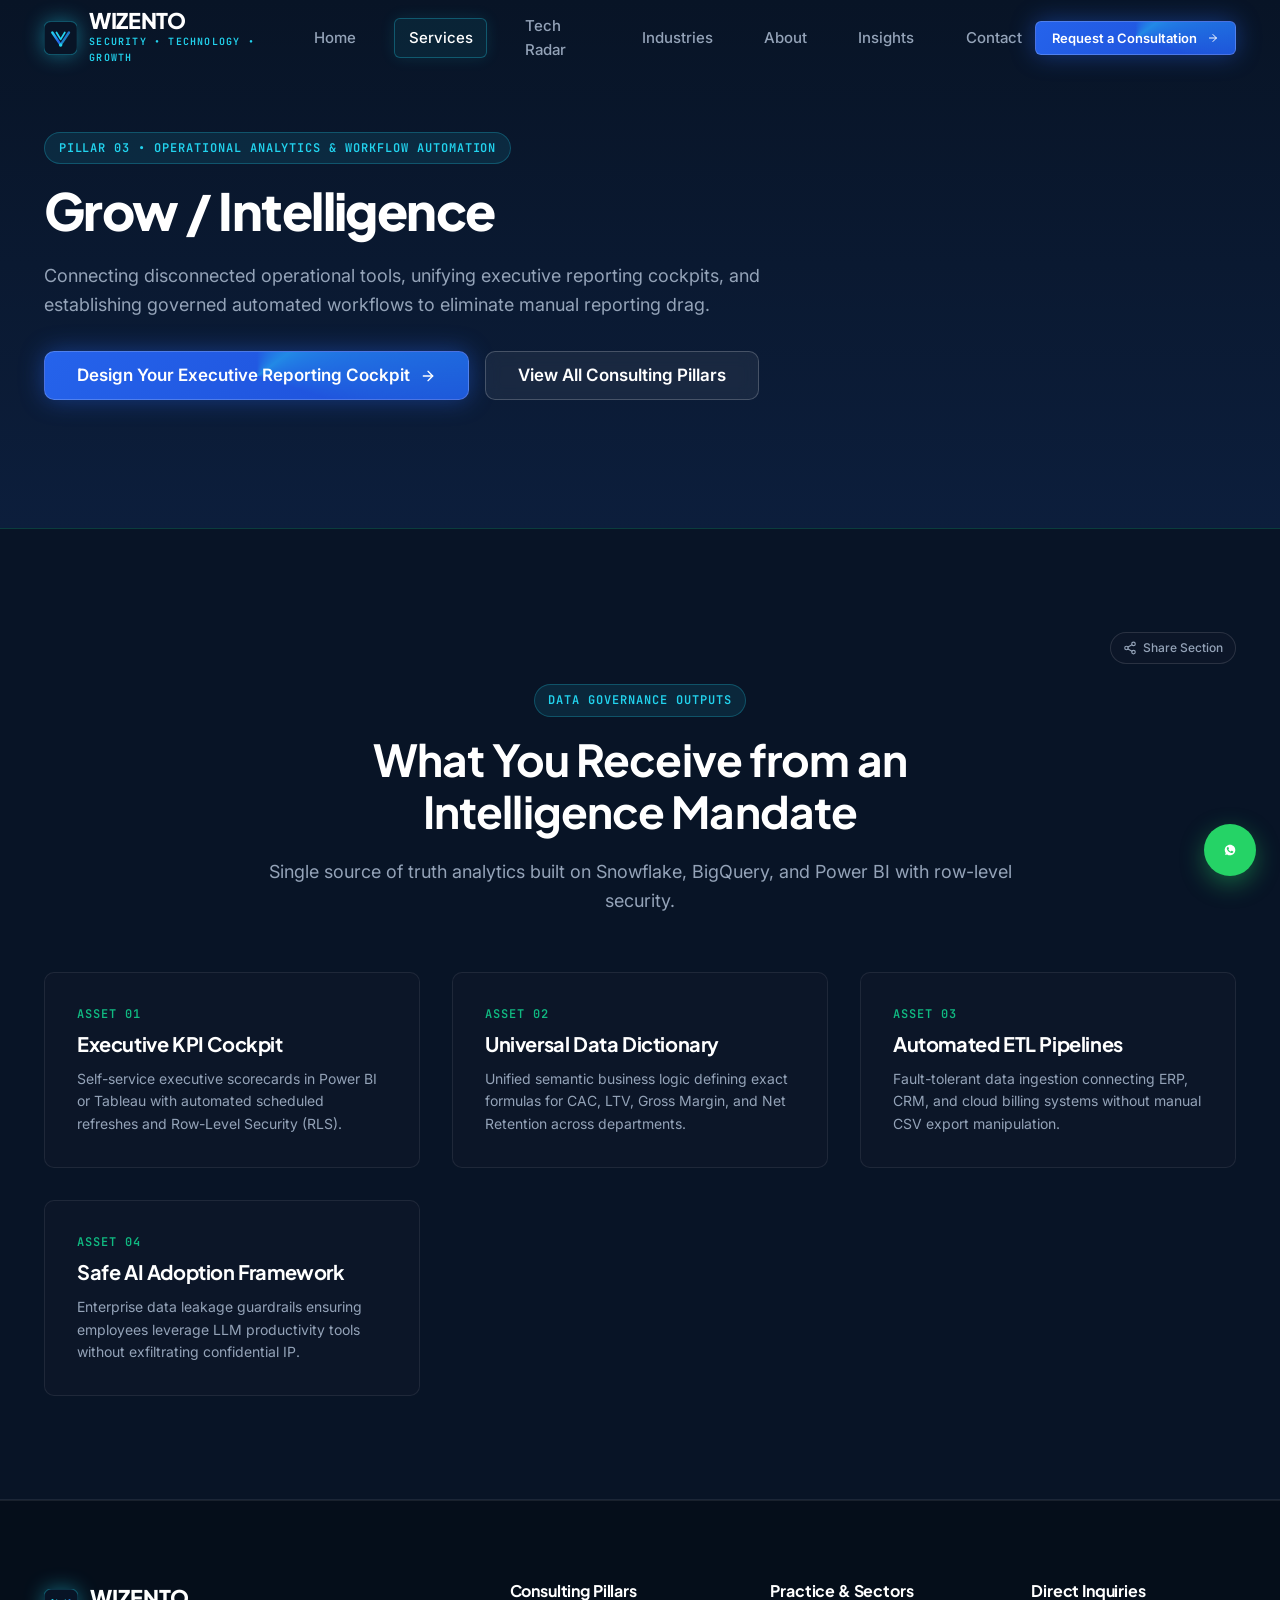
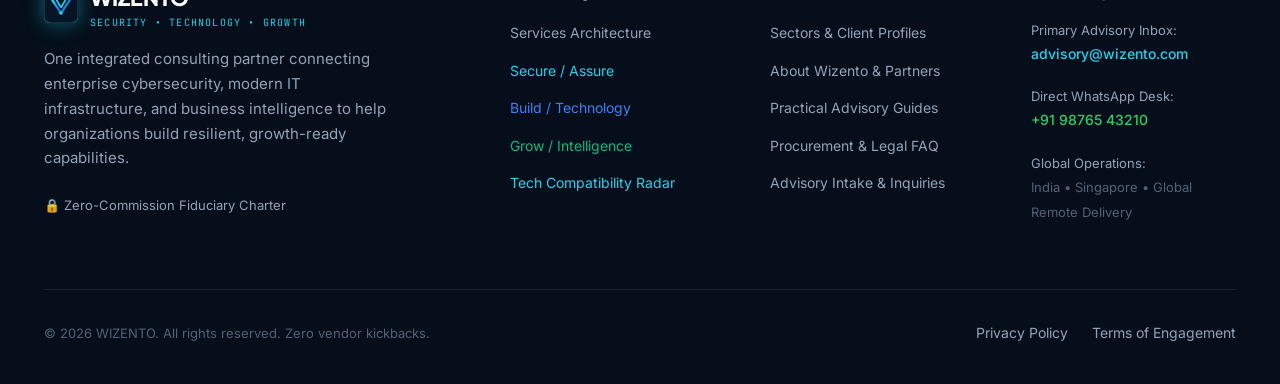
<file: grow-intelligence.html>
<!doctype html>
<html lang="en">
  <head>
    <meta charset="UTF-8" />
    <link rel="icon" type="image/svg+xml" href="favicon.svg" />
    <meta name="viewport" content="width=device-width, initial-scale=1.0" />
    <title>Grow / Intelligence — Analytics, BI & Automation Consulting | WIZENTO</title>
    <meta name="description" content="Consolidating operational data into executive dashboards with Wizento." />
    
    <!-- Open Graph -->
    <meta property="og:type" content="website" />
    <meta property="og:title" content="Grow / Intelligence — Analytics, BI & Automation Consulting | WIZENTO" />
    <meta property="og:description" content="Consolidating operational data into executive dashboards with Wizento." />
    <meta property="og:url" content="https://wizentoinfosec.com/grow-intelligence" />
    
    <!-- Google Fonts -->
    <link rel="preconnect" href="https://fonts.googleapis.com" />
    <link rel="preconnect" href="https://fonts.gstatic.com" crossorigin />
    <link href="https://fonts.googleapis.com/css2?family=Inter:wght@300;400;500;600;700&family=JetBrains+Mono:wght@400;500;600&family=Plus+Jakarta+Sans:wght@500;600;700;800&display=swap" rel="stylesheet" />
    
    <!-- Clean Self-Contained Stylesheet -->
    <link rel="stylesheet" href="css/style.css" />
  </head>
  <body>
  
    
    <header class="site-header">
      <div class="container header-container">
        <a href="index.html" class="logo" style="display: flex; align-items: center; gap: 0.75rem; text-decoration: none;">
          <svg width="34" height="34" viewBox="0 0 48 48" fill="none" xmlns="http://www.w3.org/2000/svg" style="filter: drop-shadow(0 0 10px rgba(34, 211, 238, 0.45));">
    <rect width="48" height="48" rx="10" fill="#081426" stroke="rgba(34, 211, 238, 0.3)" stroke-width="1.5"/>
    <path d="M12 16L24 34L36 16" stroke="url(#logoGrad)" stroke-width="3.5" stroke-linecap="round" stroke-linejoin="round"/>
    <path d="M18 16L24 26L30 16" stroke="#22D3EE" stroke-width="2.5" stroke-linecap="round" stroke-linejoin="round"/>
    <circle cx="24" cy="34" r="2.5" fill="#22D3EE"/>
    <defs>
      <linearGradient id="logoGrad" x1="12" y1="16" x2="36" y2="34" gradientUnits="userSpaceOnUse">
        <stop stop-color="#22D3EE"/>
        <stop offset="0.5" stop-color="#2563EB"/>
        <stop offset="1" stop-color="#10B981"/>
      </linearGradient>
    </defs>
  </svg>
          <div>
            <div style="font-family: var(--font-display); font-size: 1.35rem; font-weight: 800; letter-spacing: -0.02em; color: var(--color-white); line-height: 1;">
              WIZENTO
            </div>
            <div style="font-family: var(--font-mono); font-size: 0.625rem; font-weight: 600; letter-spacing: 0.12em; color: var(--color-cyan); text-transform: uppercase; margin-top: 2px;">
              Security &bull; Technology &bull; Growth
            </div>
          </div>
        </a>

        <nav class="nav-desktop" aria-label="Main Navigation">
          <a href="index.html" class="nav-link ">Home</a>
          <a href="services.html" class="nav-link active">Services</a>
          <a href="technology.html" class="nav-link ">Tech Radar</a>
          <a href="industries.html" class="nav-link ">Industries</a>
          <a href="about.html" class="nav-link ">About</a>
          <a href="insights.html" class="nav-link ">Insights</a>
          <a href="contact.html" class="nav-link ">Contact</a>
        </nav>

        <div class="header-actions">
          <button type="button" onclick="openConsultationModal('integrated')" class="btn btn-primary btn-sm radiant-glow">
            <span>Request a Consultation</span>
            <svg width="16" height="16" viewBox="0 0 24 24" fill="none" stroke="currentColor" stroke-width="2" stroke-linecap="round" stroke-linejoin="round"><path d="M5 12h14"/><path d="m12 5 7 7-7 7"/></svg>
          </button>
          <button type="button" id="mobile-menu-toggle" class="btn-hamburger" aria-label="Open Navigation Menu" style="display: none; background: transparent; border: none; color: white; cursor: pointer; padding: 0.5rem;">
            <svg width="24" height="24" viewBox="0 0 24 24" fill="none" stroke="currentColor" stroke-width="2"><line x1="4" x2="20" y1="12" y2="12"/><line x1="4" x2="20" y1="6" y2="6"/><line x1="4" x2="20" y1="18" y2="18"/></svg>
          </button>
        </div>
      </div>
    </header>

    <!-- Mobile Drawer -->
    <div id="mobile-drawer" class="mobile-drawer" style="display: none;">
      <div style="display: flex; justify-content: space-between; align-items: center; margin-bottom: 2rem;">
        <span style="font-weight: 700; color: white; font-size: 1.25rem;">Navigation</span>
        <button id="mobile-drawer-close" style="background: transparent; border: none; color: white; font-size: 1.5rem; cursor: pointer;">&times;</button>
      </div>
      <div style="display: flex; flex-direction: column; gap: 1rem;">
        <a href="index.html" style="color: white; text-decoration: none; font-size: 1.15rem; font-weight: 600;">Home</a>
        <a href="services.html" style="color: white; text-decoration: none; font-size: 1.15rem; font-weight: 600;">Services Overview</a>
        <a href="secure-assure.html" style="color: var(--color-cyan); text-decoration: none; padding-left: 1rem; font-size: 0.95rem;">&bull; Secure / Assure</a>
        <a href="build-technology.html" style="color: var(--pillar-build); text-decoration: none; padding-left: 1rem; font-size: 0.95rem;">&bull; Build / Technology</a>
        <a href="grow-intelligence.html" style="color: var(--pillar-grow); text-decoration: none; padding-left: 1rem; font-size: 0.95rem;">&bull; Grow / Intelligence</a>
        <a href="technology.html" style="color: white; text-decoration: none; font-size: 1.15rem; font-weight: 600;">Technology Radar</a>
        <a href="industries.html" style="color: white; text-decoration: none; font-size: 1.15rem; font-weight: 600;">Industries</a>
        <a href="about.html" style="color: white; text-decoration: none; font-size: 1.15rem; font-weight: 600;">About Wizento</a>
        <a href="insights.html" style="color: white; text-decoration: none; font-size: 1.15rem; font-weight: 600;">Insights</a>
        <a href="contact.html" style="color: white; text-decoration: none; font-size: 1.15rem; font-weight: 600;">Contact</a>
      </div>
    </div>
  

    <main>
      <section class="section section-dark" style="padding-top: calc(var(--header-height) + 3.5rem); padding-bottom: 4.5rem; background: linear-gradient(180deg, #081426 0%, #0C1E3C 100%); border-bottom: 1px solid rgba(16, 185, 129, 0.25);">
        <div class="container">
          <div class="section-header left-aligned">
            <div class="section-eyebrow">Pillar 03 &bull; Operational Analytics &amp; Workflow Automation</div>
            <h1 style="color: white; margin-bottom: 1.25rem; font-size: clamp(2rem, 4vw, 3.25rem);">Grow / Intelligence</h1>
            <p class="section-subtitle" style="max-width: 820px;">
              Connecting disconnected operational tools, unifying executive reporting cockpits, and establishing governed automated workflows to eliminate manual reporting drag.
            </p>
            <div style="display: flex; gap: 1rem; margin-top: 2rem; flex-wrap: wrap;">
              <button type="button" onclick="openConsultationModal('grow')" class="btn btn-primary btn-lg radiant-glow">
                <span>Design Your Executive Reporting Cockpit</span>
                <svg width="16" height="16" viewBox="0 0 24 24" fill="none" stroke="currentColor" stroke-width="2" stroke-linecap="round" stroke-linejoin="round"><path d="M5 12h14"/><path d="m12 5 7 7-7 7"/></svg>
              </button>
              <a href="services.html" class="btn btn-secondary btn-lg">
                <span>View All Consulting Pillars</span>
              </a>
            </div>
          </div>
        </div>
      </section>

      <section class="section section-dark" style="background: #081426; border-bottom: 1px solid rgba(255, 255, 255, 0.08);">
        <div class="container">
          
    <div style="display: flex; justify-content: flex-end; margin-bottom: 1.25rem;">
      <button type="button" class="section-share-btn" data-share-section="intelligence-deliverables" data-share-title="Executive Analytics Deliverables" title="Copy direct link to this section">
        <svg width="14" height="14" viewBox="0 0 24 24" fill="none" stroke="currentColor" stroke-width="2" stroke-linecap="round" stroke-linejoin="round"><circle cx="18" cy="5" r="3"/><circle cx="6" cy="12" r="3"/><circle cx="18" cy="19" r="3"/><line x1="8.59" x2="15.42" y1="13.51" y2="17.49"/><line x1="15.41" x2="8.59" y1="6.51" y2="10.49"/></svg>
        <span>Share Section</span>
      </button>
    </div>
  
          <div class="section-header">
            <div class="section-eyebrow">Data Governance Outputs</div>
            <h2 class="section-title">What You Receive from an Intelligence Mandate</h2>
            <p class="section-subtitle">Single source of truth analytics built on Snowflake, BigQuery, and Power BI with row-level security.</p>
          </div>

          <div style="display: grid; grid-template-columns: repeat(auto-fit, minmax(280px, 1fr)); gap: 2rem;">
            <div style="background: rgba(15, 23, 42, 0.7); border: 1px solid rgba(255, 255, 255, 0.08); border-radius: var(--radius-md); padding: 2rem;">
              <span class="mono-tag" style="color: var(--pillar-grow); margin-bottom: 0.5rem; display: block;">Asset 01</span>
              <h3 style="color: white; font-size: 1.25rem; margin-bottom: 0.75rem;">Executive KPI Cockpit</h3>
              <p style="color: #94A3B8; font-size: 0.875rem; line-height: 1.6;">Self-service executive scorecards in Power BI or Tableau with automated scheduled refreshes and Row-Level Security (RLS).</p>
            </div>
            <div style="background: rgba(15, 23, 42, 0.7); border: 1px solid rgba(255, 255, 255, 0.08); border-radius: var(--radius-md); padding: 2rem;">
              <span class="mono-tag" style="color: var(--pillar-grow); margin-bottom: 0.5rem; display: block;">Asset 02</span>
              <h3 style="color: white; font-size: 1.25rem; margin-bottom: 0.75rem;">Universal Data Dictionary</h3>
              <p style="color: #94A3B8; font-size: 0.875rem; line-height: 1.6;">Unified semantic business logic defining exact formulas for CAC, LTV, Gross Margin, and Net Retention across departments.</p>
            </div>
            <div style="background: rgba(15, 23, 42, 0.7); border: 1px solid rgba(255, 255, 255, 0.08); border-radius: var(--radius-md); padding: 2rem;">
              <span class="mono-tag" style="color: var(--pillar-grow); margin-bottom: 0.5rem; display: block;">Asset 03</span>
              <h3 style="color: white; font-size: 1.25rem; margin-bottom: 0.75rem;">Automated ETL Pipelines</h3>
              <p style="color: #94A3B8; font-size: 0.875rem; line-height: 1.6;">Fault-tolerant data ingestion connecting ERP, CRM, and cloud billing systems without manual CSV export manipulation.</p>
            </div>
            <div style="background: rgba(15, 23, 42, 0.7); border: 1px solid rgba(255, 255, 255, 0.08); border-radius: var(--radius-md); padding: 2rem;">
              <span class="mono-tag" style="color: var(--pillar-grow); margin-bottom: 0.5rem; display: block;">Asset 04</span>
              <h3 style="color: white; font-size: 1.25rem; margin-bottom: 0.75rem;">Safe AI Adoption Framework</h3>
              <p style="color: #94A3B8; font-size: 0.875rem; line-height: 1.6;">Enterprise data leakage guardrails ensuring employees leverage LLM productivity tools without exfiltrating confidential IP.</p>
            </div>
          </div>
        </div>
      </section>
    </main>

    
    <footer class="site-footer">
      <div class="container">
        <div class="footer-top">
          <div class="footer-brand-col">
            <div style="display: flex; align-items: center; gap: 0.75rem;">
              <svg width="34" height="34" viewBox="0 0 48 48" fill="none" xmlns="http://www.w3.org/2000/svg" style="filter: drop-shadow(0 0 10px rgba(34, 211, 238, 0.45));">
    <rect width="48" height="48" rx="10" fill="#081426" stroke="rgba(34, 211, 238, 0.3)" stroke-width="1.5"/>
    <path d="M12 16L24 34L36 16" stroke="url(#logoGrad)" stroke-width="3.5" stroke-linecap="round" stroke-linejoin="round"/>
    <path d="M18 16L24 26L30 16" stroke="#22D3EE" stroke-width="2.5" stroke-linecap="round" stroke-linejoin="round"/>
    <circle cx="24" cy="34" r="2.5" fill="#22D3EE"/>
    <defs>
      <linearGradient id="logoGrad" x1="12" y1="16" x2="36" y2="34" gradientUnits="userSpaceOnUse">
        <stop stop-color="#22D3EE"/>
        <stop offset="0.5" stop-color="#2563EB"/>
        <stop offset="1" stop-color="#10B981"/>
      </linearGradient>
    </defs>
  </svg>
              <div>
                <div style="font-family: var(--font-display); font-size: 1.35rem; font-weight: 800; color: white;">WIZENTO</div>
                <div style="font-family: var(--font-mono); font-size: 0.625rem; color: var(--color-cyan); letter-spacing: 0.12em; text-transform: uppercase;">Security &bull; Technology &bull; Growth</div>
              </div>
            </div>
            <p class="footer-desc" style="margin-top: 1rem;">
              One integrated consulting partner connecting enterprise cybersecurity, modern IT infrastructure, and business intelligence to help organizations build resilient, growth-ready capabilities.
            </p>
            <div style="display: flex; align-items: center; gap: 0.5rem; margin-top: 1rem; color: var(--color-slate-light); font-size: 0.8125rem;">
              <span>🔒 Zero-Commission Fiduciary Charter</span>
            </div>
          </div>

          <div>
            <h4 class="footer-col-title">Consulting Pillars</h4>
            <ul class="footer-links">
              <li><a href="services.html" class="footer-link">Services Architecture</a></li>
              <li><a href="secure-assure.html" class="footer-link" style="color: var(--pillar-secure);">Secure / Assure</a></li>
              <li><a href="build-technology.html" class="footer-link" style="color: var(--pillar-build);">Build / Technology</a></li>
              <li><a href="grow-intelligence.html" class="footer-link" style="color: var(--pillar-grow);">Grow / Intelligence</a></li>
              <li><a href="technology.html" class="footer-link" style="color: var(--color-cyan);">Tech Compatibility Radar</a></li>
            </ul>
          </div>

          <div>
            <h4 class="footer-col-title">Practice &amp; Sectors</h4>
            <ul class="footer-links">
              <li><a href="industries.html" class="footer-link">Sectors &amp; Client Profiles</a></li>
              <li><a href="about.html" class="footer-link">About Wizento &amp; Partners</a></li>
              <li><a href="insights.html" class="footer-link">Practical Advisory Guides</a></li>
              <li><a href="contact.html#procurement-faq" class="footer-link">Procurement &amp; Legal FAQ</a></li>
              <li><a href="contact.html" class="footer-link">Advisory Intake &amp; Inquiries</a></li>
            </ul>
          </div>

          <div>
            <h4 class="footer-col-title">Direct Inquiries</h4>
            <ul class="footer-links">
              <li>
                <span style="font-size: 0.8125rem; color: var(--color-slate-light); display: block;">Primary Advisory Inbox:</span>
                <a href="mailto:advisory@wizento.com" class="footer-link" style="color: var(--color-cyan); font-weight: 500;">
                  advisory@wizento.com
                </a>
              </li>
              <li style="margin-top: 0.5rem;">
                <span style="font-size: 0.8125rem; color: var(--color-slate-light); display: block;">Direct WhatsApp Desk:</span>
                <a href="https://wa.me/919876543210" target="_blank" class="footer-link" style="color: #25D366; font-weight: 500;">
                  +91 98765 43210
                </a>
              </li>
              <li style="margin-top: 0.5rem;">
                <span style="font-size: 0.8125rem; color: var(--color-slate-light); display: block;">Global Operations:</span>
                <span style="font-size: 0.8125rem; color: var(--color-slate);">India &bull; Singapore &bull; Global Remote Delivery</span>
              </li>
            </ul>
          </div>
        </div>

        <div class="footer-bottom">
          <div>&copy; 2026 WIZENTO. All rights reserved. Zero vendor kickbacks.</div>
          <div class="footer-legal-links">
            <a href="privacy.html" class="footer-link">Privacy Policy</a>
            <a href="terms.html" class="footer-link">Terms of Engagement</a>
          </div>
        </div>
      </div>
    </footer>

    <!-- Global Floating Action Widgets -->
    <button type="button" id="scroll-to-top" class="scroll-to-top-btn" title="Scroll to top" aria-label="Scroll to top" style="position: fixed; bottom: 84px; right: 24px; width: 44px; height: 44px; border-radius: 50%; background: #0A1B36; border: 1px solid rgba(34,211,238,0.3); color: #22D3EE; display: flex; align-items: center; justify-content: center; cursor: pointer; z-index: 99; opacity: 0; visibility: hidden; transition: all 0.25s ease;">
      <svg width="20" height="20" viewBox="0 0 24 24" fill="none" stroke="currentColor" stroke-width="2.5"><polyline points="18 15 12 9 6 15"/></svg>
    </button>

    <div style="position: fixed; bottom: 24px; right: 24px; z-index: 100;">
      <div id="whatsapp-popup" style="display: none; position: absolute; bottom: 64px; right: 0; width: 310px; background: #091527; border: 1px solid rgba(37,211,102,0.35); border-radius: 12px; padding: 1.25rem; box-shadow: 0 15px 35px rgba(0,0,0,0.6); animation: fadeIn 0.2s ease-out;">
        <div style="display: flex; justify-content: space-between; align-items: center; margin-bottom: 0.75rem;">
          <div style="display: flex; align-items: center; gap: 0.5rem;">
            <div style="width: 10px; height: 10px; border-radius: 50%; background: #25D366;"></div>
            <strong style="color: white; font-size: 0.9375rem;">Partner Advisory Desk</strong>
          </div>
          <button id="whatsapp-popup-close" style="background: none; border: none; color: #94A3B8; font-size: 1.25rem; cursor: pointer;">&times;</button>
        </div>
        <p style="color: #CBD5E1; font-size: 0.8125rem; line-height: 1.5; margin-bottom: 1rem;">
          Connect directly with a Wizento consulting partner on WhatsApp for quick scoping questions or confidential discussions.
        </p>
        <a href="https://wa.me/919876543210?text=Hello%20Wizento%20team%2C%20I%20would%20like%20to%20enquire%20about%20your%20consulting%20advisory%20services." target="_blank" class="btn btn-primary btn-sm" style="background: #25D366; border-color: #25D366; color: black; font-weight: 600; width: 100%; justify-content: center; text-decoration: none;">
          <svg width="22" height="22" viewBox="0 0 24 24" fill="currentColor"><path d="M12.031 6.172c-3.181 0-5.767 2.586-5.768 5.766-.001 1.298.38 2.27 1.019 3.287l-.582 2.128 2.182-.573c.978.58 1.911.928 3.145.929 3.178 0 5.767-2.587 5.768-5.766.001-3.187-2.575-5.77-5.764-5.771zm3.392 8.244c-.144.405-.837.774-1.17.824-.299.045-.677.063-1.092-.069-.252-.08-.575-.187-.988-.365-1.739-.751-2.874-2.502-2.961-2.617-.087-.116-.708-.94-.708-1.793s.448-1.273.607-1.446c.159-.173.346-.217.462-.217l.332.006c.106.005.249-.04.39.298.144.347.491 1.2.534 1.287.043.087.072.188.014.304-.058.116-.087.188-.173.289l-.26.304c-.087.086-.177.18-.076.354.101.174.449.741.964 1.201.662.591 1.221.774 1.394.86.173.086.274.072.376-.043.101-.116.433-.506.549-.68.116-.173.231-.145.39-.087s1.011.477 1.184.564.289.13.332.202c.043.072.043.419-.101.824z"/></svg>
          <span>Chat on WhatsApp</span>
        </a>
      </div>

      <button id="whatsapp-toggle-btn" style="width: 52px; height: 52px; border-radius: 50%; background: #25D366; border: none; color: white; display: flex; align-items: center; justify-content: center; cursor: pointer; box-shadow: 0 8px 24px rgba(37,211,102,0.4); transition: transform 0.2s ease;">
        <svg width="22" height="22" viewBox="0 0 24 24" fill="currentColor"><path d="M12.031 6.172c-3.181 0-5.767 2.586-5.768 5.766-.001 1.298.38 2.27 1.019 3.287l-.582 2.128 2.182-.573c.978.58 1.911.928 3.145.929 3.178 0 5.767-2.587 5.768-5.766.001-3.187-2.575-5.77-5.764-5.771zm3.392 8.244c-.144.405-.837.774-1.17.824-.299.045-.677.063-1.092-.069-.252-.08-.575-.187-.988-.365-1.739-.751-2.874-2.502-2.961-2.617-.087-.116-.708-.94-.708-1.793s.448-1.273.607-1.446c.159-.173.346-.217.462-.217l.332.006c.106.005.249-.04.39.298.144.347.491 1.2.534 1.287.043.087.072.188.014.304-.058.116-.087.188-.173.289l-.26.304c-.087.086-.177.18-.076.354.101.174.449.741.964 1.201.662.591 1.221.774 1.394.86.173.086.274.072.376-.043.101-.116.433-.506.549-.68.116-.173.231-.145.39-.087s1.011.477 1.184.564.289.13.332.202c.043.072.043.419-.101.824z"/></svg>
      </button>
    </div>

    <!-- Consultation Modal -->
    <div id="consultation-modal" class="modal-overlay" style="display: none; position: fixed; inset: 0; background: rgba(0,0,0,0.8); backdrop-filter: blur(8px); z-index: 10000; align-items: center; justify-content: center; padding: 1.25rem;">
      <div class="modal-card" style="background: #091527; border: 1px solid rgba(34,211,238,0.3); border-radius: 16px; max-width: 600px; width: 100%; max-height: 90vh; overflow-y: auto; padding: 2rem; box-shadow: 0 25px 50px rgba(0,0,0,0.8);">
        <div style="display: flex; justify-content: space-between; align-items: flex-start; margin-bottom: 1.5rem; border-bottom: 1px solid rgba(255,255,255,0.08); padding-bottom: 1rem;">
          <div>
            <div style="font-size: 0.75rem; color: var(--color-cyan); font-family: var(--font-mono); font-weight: 700; text-transform: uppercase;">Preliminary Discovery</div>
            <h3 style="color: white; font-size: 1.5rem; margin: 0.25rem 0 0;">Request a Partner Consultation</h3>
          </div>
          <button class="modal-close-btn" style="background: none; border: none; color: white; font-size: 1.75rem; cursor: pointer;">&times;</button>
        </div>

        <form>
          <div style="display: grid; grid-template-columns: 1fr 1fr; gap: 1rem; margin-bottom: 1rem;">
            <div>
              <label style="display: block; font-size: 0.8125rem; color: #94A3B8; margin-bottom: 0.35rem;">Full Name *</label>
              <input type="text" name="fullName" required placeholder="e.g. David Henderson" style="width: 100%; padding: 0.65rem 0.85rem; border-radius: 6px; background: rgba(15,23,42,0.8); border: 1px solid rgba(255,255,255,0.15); color: white; outline: none;" />
            </div>
            <div>
              <label style="display: block; font-size: 0.8125rem; color: #94A3B8; margin-bottom: 0.35rem;">Work Email *</label>
              <input type="email" name="workEmail" required placeholder="david@company.com" style="width: 100%; padding: 0.65rem 0.85rem; border-radius: 6px; background: rgba(15,23,42,0.8); border: 1px solid rgba(255,255,255,0.15); color: white; outline: none;" />
            </div>
          </div>

          <div style="display: grid; grid-template-columns: 1fr 1fr; gap: 1rem; margin-bottom: 1rem;">
            <div>
              <label style="display: block; font-size: 0.8125rem; color: #94A3B8; margin-bottom: 0.35rem;">Organization *</label>
              <input type="text" name="organization" required placeholder="Company / Institution" style="width: 100%; padding: 0.65rem 0.85rem; border-radius: 6px; background: rgba(15,23,42,0.8); border: 1px solid rgba(255,255,255,0.15); color: white; outline: none;" />
            </div>
            <div>
              <label style="display: block; font-size: 0.8125rem; color: #94A3B8; margin-bottom: 0.35rem;">Advisory Area *</label>
              <select name="areaOfInterest" style="width: 100%; padding: 0.65rem 0.85rem; border-radius: 6px; background: rgba(15,23,42,0.8); border: 1px solid rgba(255,255,255,0.15); color: white; outline: none;">
                <option value="integrated">Multi-Pillar Integrated Advisory</option>
                <option value="secure">Secure / Assure (ISO 27001, SOC 2, GRC)</option>
                <option value="build">Build / Technology (Cloud, Infrastructure)</option>
                <option value="grow">Grow / Intelligence (Analytics, Executive BI)</option>
              </select>
            </div>
          </div>

          <div style="margin-bottom: 1.5rem;">
            <label style="display: block; font-size: 0.8125rem; color: #94A3B8; margin-bottom: 0.35rem;">Project Context or Technical Challenge *</label>
            <textarea name="projectScope" rows="4" required placeholder="Briefly describe your upcoming compliance audit, infrastructure milestone, or business intelligence need..." style="width: 100%; padding: 0.65rem 0.85rem; border-radius: 6px; background: rgba(15,23,42,0.8); border: 1px solid rgba(255,255,255,0.15); color: white; outline: none;"></textarea>
          </div>

          <div style="display: flex; gap: 0.75rem; justify-content: flex-end;">
            <button type="button" onclick="closeConsultationModal()" class="btn btn-secondary">Cancel</button>
            <button type="submit" class="btn btn-primary radiant-glow">
              <span>Submit Consultation Request</span>
              <svg width="16" height="16" viewBox="0 0 24 24" fill="none" stroke="currentColor" stroke-width="2" stroke-linecap="round" stroke-linejoin="round"><path d="M5 12h14"/><path d="m12 5 7 7-7 7"/></svg>
            </button>
          </div>
        </form>
      </div>
    </div>
  
    <script src="js/main.js"></script>
  </body>
</html>
</file>
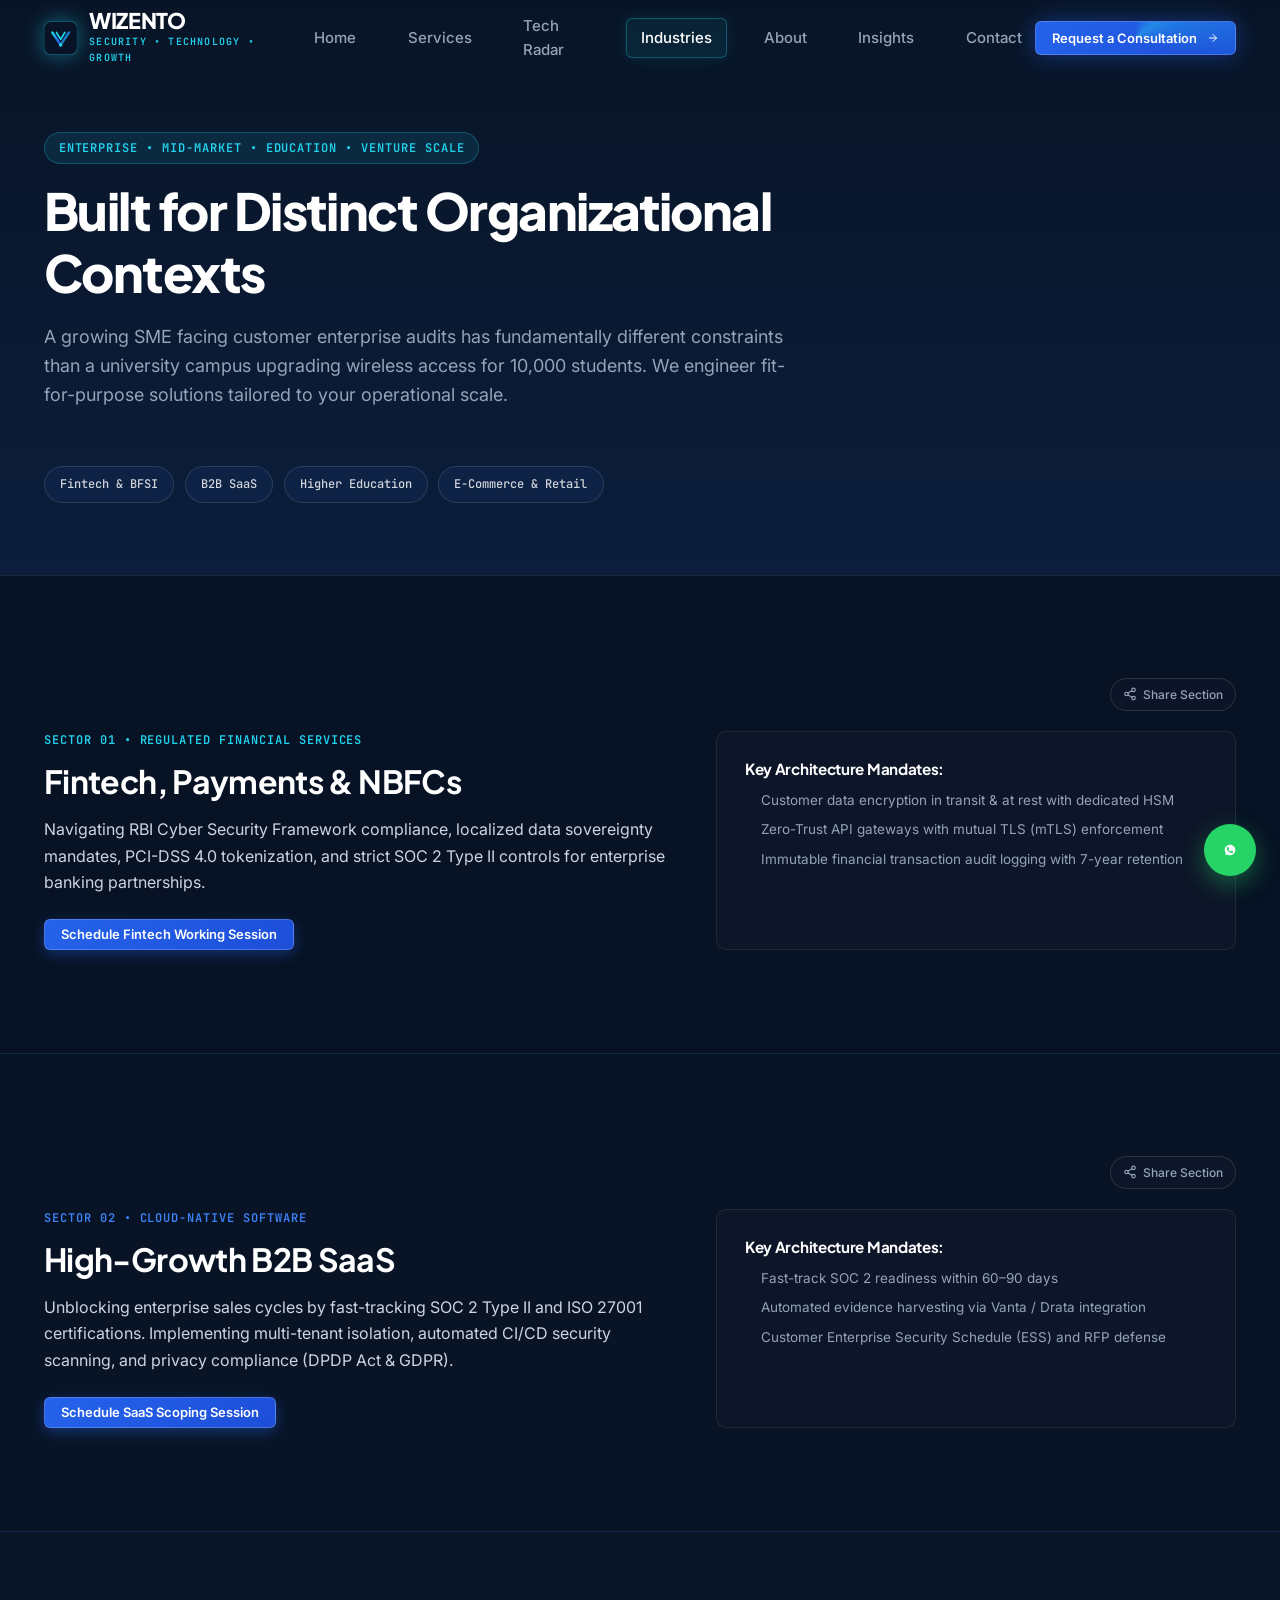
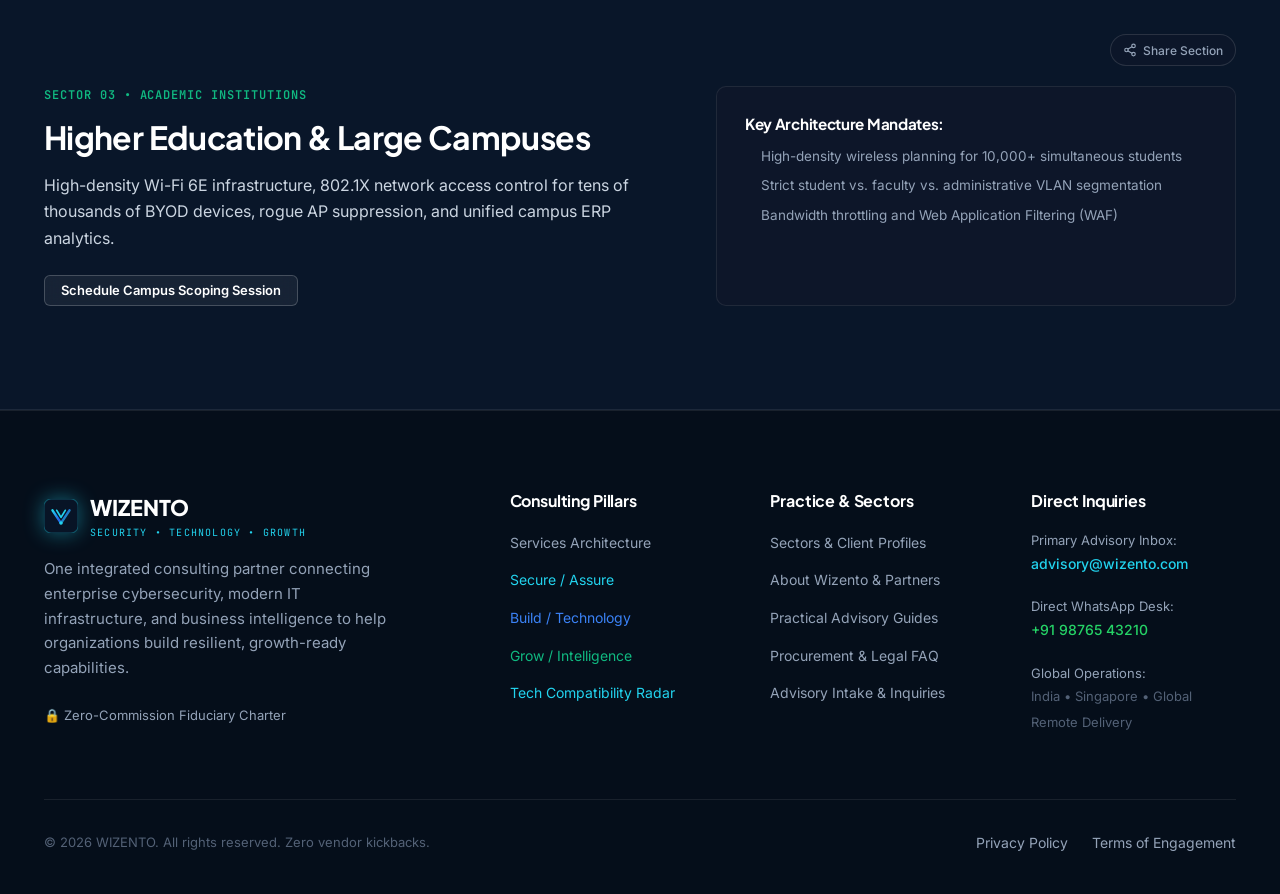
<file: industries.html>
<!doctype html>
<html lang="en">
  <head>
    <meta charset="UTF-8" />
    <link rel="icon" type="image/svg+xml" href="favicon.svg" />
    <meta name="viewport" content="width=device-width, initial-scale=1.0" />
    <title>Industries & Sector Frameworks | WIZENTO</title>
    <meta name="description" content="Tailored cybersecurity, IT modernization, and BI frameworks for enterprise sectors." />
    
    <!-- Open Graph -->
    <meta property="og:type" content="website" />
    <meta property="og:title" content="Industries & Sector Frameworks | WIZENTO" />
    <meta property="og:description" content="Tailored cybersecurity, IT modernization, and BI frameworks for enterprise sectors." />
    <meta property="og:url" content="https://wizentoinfosec.com/industries" />
    
    <!-- Google Fonts -->
    <link rel="preconnect" href="https://fonts.googleapis.com" />
    <link rel="preconnect" href="https://fonts.gstatic.com" crossorigin />
    <link href="https://fonts.googleapis.com/css2?family=Inter:wght@300;400;500;600;700&family=JetBrains+Mono:wght@400;500;600&family=Plus+Jakarta+Sans:wght@500;600;700;800&display=swap" rel="stylesheet" />
    
    <!-- Clean Self-Contained Stylesheet -->
    <link rel="stylesheet" href="css/style.css" />
  </head>
  <body>
  
    
    <header class="site-header">
      <div class="container header-container">
        <a href="index.html" class="logo" style="display: flex; align-items: center; gap: 0.75rem; text-decoration: none;">
          <svg width="34" height="34" viewBox="0 0 48 48" fill="none" xmlns="http://www.w3.org/2000/svg" style="filter: drop-shadow(0 0 10px rgba(34, 211, 238, 0.45));">
    <rect width="48" height="48" rx="10" fill="#081426" stroke="rgba(34, 211, 238, 0.3)" stroke-width="1.5"/>
    <path d="M12 16L24 34L36 16" stroke="url(#logoGrad)" stroke-width="3.5" stroke-linecap="round" stroke-linejoin="round"/>
    <path d="M18 16L24 26L30 16" stroke="#22D3EE" stroke-width="2.5" stroke-linecap="round" stroke-linejoin="round"/>
    <circle cx="24" cy="34" r="2.5" fill="#22D3EE"/>
    <defs>
      <linearGradient id="logoGrad" x1="12" y1="16" x2="36" y2="34" gradientUnits="userSpaceOnUse">
        <stop stop-color="#22D3EE"/>
        <stop offset="0.5" stop-color="#2563EB"/>
        <stop offset="1" stop-color="#10B981"/>
      </linearGradient>
    </defs>
  </svg>
          <div>
            <div style="font-family: var(--font-display); font-size: 1.35rem; font-weight: 800; letter-spacing: -0.02em; color: var(--color-white); line-height: 1;">
              WIZENTO
            </div>
            <div style="font-family: var(--font-mono); font-size: 0.625rem; font-weight: 600; letter-spacing: 0.12em; color: var(--color-cyan); text-transform: uppercase; margin-top: 2px;">
              Security &bull; Technology &bull; Growth
            </div>
          </div>
        </a>

        <nav class="nav-desktop" aria-label="Main Navigation">
          <a href="index.html" class="nav-link ">Home</a>
          <a href="services.html" class="nav-link ">Services</a>
          <a href="technology.html" class="nav-link ">Tech Radar</a>
          <a href="industries.html" class="nav-link active">Industries</a>
          <a href="about.html" class="nav-link ">About</a>
          <a href="insights.html" class="nav-link ">Insights</a>
          <a href="contact.html" class="nav-link ">Contact</a>
        </nav>

        <div class="header-actions">
          <button type="button" onclick="openConsultationModal('integrated')" class="btn btn-primary btn-sm radiant-glow">
            <span>Request a Consultation</span>
            <svg width="16" height="16" viewBox="0 0 24 24" fill="none" stroke="currentColor" stroke-width="2" stroke-linecap="round" stroke-linejoin="round"><path d="M5 12h14"/><path d="m12 5 7 7-7 7"/></svg>
          </button>
          <button type="button" id="mobile-menu-toggle" class="btn-hamburger" aria-label="Open Navigation Menu" style="display: none; background: transparent; border: none; color: white; cursor: pointer; padding: 0.5rem;">
            <svg width="24" height="24" viewBox="0 0 24 24" fill="none" stroke="currentColor" stroke-width="2"><line x1="4" x2="20" y1="12" y2="12"/><line x1="4" x2="20" y1="6" y2="6"/><line x1="4" x2="20" y1="18" y2="18"/></svg>
          </button>
        </div>
      </div>
    </header>

    <!-- Mobile Drawer -->
    <div id="mobile-drawer" class="mobile-drawer" style="display: none;">
      <div style="display: flex; justify-content: space-between; align-items: center; margin-bottom: 2rem;">
        <span style="font-weight: 700; color: white; font-size: 1.25rem;">Navigation</span>
        <button id="mobile-drawer-close" style="background: transparent; border: none; color: white; font-size: 1.5rem; cursor: pointer;">&times;</button>
      </div>
      <div style="display: flex; flex-direction: column; gap: 1rem;">
        <a href="index.html" style="color: white; text-decoration: none; font-size: 1.15rem; font-weight: 600;">Home</a>
        <a href="services.html" style="color: white; text-decoration: none; font-size: 1.15rem; font-weight: 600;">Services Overview</a>
        <a href="secure-assure.html" style="color: var(--color-cyan); text-decoration: none; padding-left: 1rem; font-size: 0.95rem;">&bull; Secure / Assure</a>
        <a href="build-technology.html" style="color: var(--pillar-build); text-decoration: none; padding-left: 1rem; font-size: 0.95rem;">&bull; Build / Technology</a>
        <a href="grow-intelligence.html" style="color: var(--pillar-grow); text-decoration: none; padding-left: 1rem; font-size: 0.95rem;">&bull; Grow / Intelligence</a>
        <a href="technology.html" style="color: white; text-decoration: none; font-size: 1.15rem; font-weight: 600;">Technology Radar</a>
        <a href="industries.html" style="color: white; text-decoration: none; font-size: 1.15rem; font-weight: 600;">Industries</a>
        <a href="about.html" style="color: white; text-decoration: none; font-size: 1.15rem; font-weight: 600;">About Wizento</a>
        <a href="insights.html" style="color: white; text-decoration: none; font-size: 1.15rem; font-weight: 600;">Insights</a>
        <a href="contact.html" style="color: white; text-decoration: none; font-size: 1.15rem; font-weight: 600;">Contact</a>
      </div>
    </div>
  

    <main>
      <section class="section section-dark" style="padding-top: calc(var(--header-height) + 3.5rem); padding-bottom: 4.5rem; background: linear-gradient(180deg, #081426 0%, #0C1E3C 100%); border-bottom: 1px solid rgba(255, 255, 255, 0.08);">
        <div class="container">
          <div class="section-header left-aligned">
            <div class="section-eyebrow">Enterprise &bull; Mid-Market &bull; Education &bull; Venture Scale</div>
            <h1 style="color: white; margin-bottom: 1.25rem; font-size: clamp(2rem, 4vw, 3.25rem);">Built for Distinct Organizational Contexts</h1>
            <p class="section-subtitle" style="max-width: 840px;">
              A growing SME facing customer enterprise audits has fundamentally different constraints than a university campus upgrading wireless access for 10,000 students. We engineer fit-for-purpose solutions tailored to your operational scale.
            </p>
          </div>

          <div class="services-nav-strip">
            <a href="#fintech" class="services-nav-anchor"><span>Fintech &amp; BFSI</span></a>
            <a href="#saas" class="services-nav-anchor"><span>B2B SaaS</span></a>
            <a href="#education" class="services-nav-anchor"><span>Higher Education</span></a>
            <a href="#ecommerce" class="services-nav-anchor"><span>E-Commerce &amp; Retail</span></a>
          </div>
        </div>
      </section>

      <!-- Sector 1: Fintech & BFSI -->
      <section id="fintech" class="section section-dark" style="background: #071224; border-bottom: 1px solid rgba(34, 211, 238, 0.15);">
        <div class="container">
          
    <div style="display: flex; justify-content: flex-end; margin-bottom: 1.25rem;">
      <button type="button" class="section-share-btn" data-share-section="fintech" data-share-title="Fintech & BFSI Advisory Framework" title="Copy direct link to this section">
        <svg width="14" height="14" viewBox="0 0 24 24" fill="none" stroke="currentColor" stroke-width="2" stroke-linecap="round" stroke-linejoin="round"><circle cx="18" cy="5" r="3"/><circle cx="6" cy="12" r="3"/><circle cx="18" cy="19" r="3"/><line x1="8.59" x2="15.42" y1="13.51" y2="17.49"/><line x1="15.41" x2="8.59" y1="6.51" y2="10.49"/></svg>
        <span>Share Section</span>
      </button>
    </div>
  
          <div style="display: grid; grid-template-columns: 1.2fr 1fr; gap: 3rem;">
            <div>
              <span class="mono-tag" style="color: var(--color-cyan); margin-bottom: 0.75rem; display: block;">SECTOR 01 &bull; REGULATED FINANCIAL SERVICES</span>
              <h2 style="color: white; font-size: 2rem; margin-bottom: 1rem;">Fintech, Payments &amp; NBFCs</h2>
              <p style="color: #CBD5E1; font-size: 1rem; line-height: 1.65; margin-bottom: 1.5rem;">
                Navigating RBI Cyber Security Framework compliance, localized data sovereignty mandates, PCI-DSS 4.0 tokenization, and strict SOC 2 Type II controls for enterprise banking partnerships.
              </p>
              <button type="button" onclick="openConsultationModal('secure', 'Fintech BFSI Compliance Scoping')" class="btn btn-primary btn-sm">Schedule Fintech Working Session</button>
            </div>
            <div style="background: rgba(15, 23, 42, 0.8); border: 1px solid rgba(255, 255, 255, 0.08); border-radius: var(--radius-md); padding: 1.75rem;">
              <h4 style="color: white; font-size: 0.95rem; margin-bottom: 0.75rem;">Key Architecture Mandates:</h4>
              <ul style="color: #94A3B8; font-size: 0.84375rem; display: flex; flex-direction: column; gap: 0.5rem; padding-left: 1rem;">
                <li>Customer data encryption in transit &amp; at rest with dedicated HSM</li>
                <li>Zero-Trust API gateways with mutual TLS (mTLS) enforcement</li>
                <li>Immutable financial transaction audit logging with 7-year retention</li>
              </ul>
            </div>
          </div>
        </div>
      </section>

      <!-- Sector 2: B2B SaaS -->
      <section id="saas" class="section section-dark" style="background: #081426; border-bottom: 1px solid rgba(59, 130, 246, 0.15);">
        <div class="container">
          
    <div style="display: flex; justify-content: flex-end; margin-bottom: 1.25rem;">
      <button type="button" class="section-share-btn" data-share-section="saas" data-share-title="High-Growth B2B SaaS Framework" title="Copy direct link to this section">
        <svg width="14" height="14" viewBox="0 0 24 24" fill="none" stroke="currentColor" stroke-width="2" stroke-linecap="round" stroke-linejoin="round"><circle cx="18" cy="5" r="3"/><circle cx="6" cy="12" r="3"/><circle cx="18" cy="19" r="3"/><line x1="8.59" x2="15.42" y1="13.51" y2="17.49"/><line x1="15.41" x2="8.59" y1="6.51" y2="10.49"/></svg>
        <span>Share Section</span>
      </button>
    </div>
  
          <div style="display: grid; grid-template-columns: 1.2fr 1fr; gap: 3rem;">
            <div>
              <span class="mono-tag" style="color: var(--pillar-build); margin-bottom: 0.75rem; display: block;">SECTOR 02 &bull; CLOUD-NATIVE SOFTWARE</span>
              <h2 style="color: white; font-size: 2rem; margin-bottom: 1rem;">High-Growth B2B SaaS</h2>
              <p style="color: #CBD5E1; font-size: 1rem; line-height: 1.65; margin-bottom: 1.5rem;">
                Unblocking enterprise sales cycles by fast-tracking SOC 2 Type II and ISO 27001 certifications. Implementing multi-tenant isolation, automated CI/CD security scanning, and privacy compliance (DPDP Act &amp; GDPR).
              </p>
              <button type="button" onclick="openConsultationModal('integrated', 'B2B SaaS Advisory Scoping')" class="btn btn-primary btn-sm">Schedule SaaS Scoping Session</button>
            </div>
            <div style="background: rgba(15, 23, 42, 0.8); border: 1px solid rgba(255, 255, 255, 0.08); border-radius: var(--radius-md); padding: 1.75rem;">
              <h4 style="color: white; font-size: 0.95rem; margin-bottom: 0.75rem;">Key Architecture Mandates:</h4>
              <ul style="color: #94A3B8; font-size: 0.84375rem; display: flex; flex-direction: column; gap: 0.5rem; padding-left: 1rem;">
                <li>Fast-track SOC 2 readiness within 60–90 days</li>
                <li>Automated evidence harvesting via Vanta / Drata integration</li>
                <li>Customer Enterprise Security Schedule (ESS) and RFP defense</li>
              </ul>
            </div>
          </div>
        </div>
      </section>

      <!-- Sector 3: Higher Education -->
      <section id="education" class="section section-dark" style="background: #091629; border-bottom: 1px solid rgba(255, 255, 255, 0.08);">
        <div class="container">
          
    <div style="display: flex; justify-content: flex-end; margin-bottom: 1.25rem;">
      <button type="button" class="section-share-btn" data-share-section="education" data-share-title="Higher Education & Large Campuses Framework" title="Copy direct link to this section">
        <svg width="14" height="14" viewBox="0 0 24 24" fill="none" stroke="currentColor" stroke-width="2" stroke-linecap="round" stroke-linejoin="round"><circle cx="18" cy="5" r="3"/><circle cx="6" cy="12" r="3"/><circle cx="18" cy="19" r="3"/><line x1="8.59" x2="15.42" y1="13.51" y2="17.49"/><line x1="15.41" x2="8.59" y1="6.51" y2="10.49"/></svg>
        <span>Share Section</span>
      </button>
    </div>
  
          <div style="display: grid; grid-template-columns: 1.2fr 1fr; gap: 3rem;">
            <div>
              <span class="mono-tag" style="color: var(--pillar-grow); margin-bottom: 0.75rem; display: block;">SECTOR 03 &bull; ACADEMIC INSTITUTIONS</span>
              <h2 style="color: white; font-size: 2rem; margin-bottom: 1rem;">Higher Education &amp; Large Campuses</h2>
              <p style="color: #CBD5E1; font-size: 1rem; line-height: 1.65; margin-bottom: 1.5rem;">
                High-density Wi-Fi 6E infrastructure, 802.1X network access control for tens of thousands of BYOD devices, rogue AP suppression, and unified campus ERP analytics.
              </p>
              <button type="button" onclick="openConsultationModal('build', 'Campus Infrastructure Scoping')" class="btn btn-secondary btn-sm">Schedule Campus Scoping Session</button>
            </div>
            <div style="background: rgba(15, 23, 42, 0.8); border: 1px solid rgba(255, 255, 255, 0.08); border-radius: var(--radius-md); padding: 1.75rem;">
              <h4 style="color: white; font-size: 0.95rem; margin-bottom: 0.75rem;">Key Architecture Mandates:</h4>
              <ul style="color: #94A3B8; font-size: 0.84375rem; display: flex; flex-direction: column; gap: 0.5rem; padding-left: 1rem;">
                <li>High-density wireless planning for 10,000+ simultaneous students</li>
                <li>Strict student vs. faculty vs. administrative VLAN segmentation</li>
                <li>Bandwidth throttling and Web Application Filtering (WAF)</li>
              </ul>
            </div>
          </div>
        </div>
      </section>
    </main>

    
    <footer class="site-footer">
      <div class="container">
        <div class="footer-top">
          <div class="footer-brand-col">
            <div style="display: flex; align-items: center; gap: 0.75rem;">
              <svg width="34" height="34" viewBox="0 0 48 48" fill="none" xmlns="http://www.w3.org/2000/svg" style="filter: drop-shadow(0 0 10px rgba(34, 211, 238, 0.45));">
    <rect width="48" height="48" rx="10" fill="#081426" stroke="rgba(34, 211, 238, 0.3)" stroke-width="1.5"/>
    <path d="M12 16L24 34L36 16" stroke="url(#logoGrad)" stroke-width="3.5" stroke-linecap="round" stroke-linejoin="round"/>
    <path d="M18 16L24 26L30 16" stroke="#22D3EE" stroke-width="2.5" stroke-linecap="round" stroke-linejoin="round"/>
    <circle cx="24" cy="34" r="2.5" fill="#22D3EE"/>
    <defs>
      <linearGradient id="logoGrad" x1="12" y1="16" x2="36" y2="34" gradientUnits="userSpaceOnUse">
        <stop stop-color="#22D3EE"/>
        <stop offset="0.5" stop-color="#2563EB"/>
        <stop offset="1" stop-color="#10B981"/>
      </linearGradient>
    </defs>
  </svg>
              <div>
                <div style="font-family: var(--font-display); font-size: 1.35rem; font-weight: 800; color: white;">WIZENTO</div>
                <div style="font-family: var(--font-mono); font-size: 0.625rem; color: var(--color-cyan); letter-spacing: 0.12em; text-transform: uppercase;">Security &bull; Technology &bull; Growth</div>
              </div>
            </div>
            <p class="footer-desc" style="margin-top: 1rem;">
              One integrated consulting partner connecting enterprise cybersecurity, modern IT infrastructure, and business intelligence to help organizations build resilient, growth-ready capabilities.
            </p>
            <div style="display: flex; align-items: center; gap: 0.5rem; margin-top: 1rem; color: var(--color-slate-light); font-size: 0.8125rem;">
              <span>🔒 Zero-Commission Fiduciary Charter</span>
            </div>
          </div>

          <div>
            <h4 class="footer-col-title">Consulting Pillars</h4>
            <ul class="footer-links">
              <li><a href="services.html" class="footer-link">Services Architecture</a></li>
              <li><a href="secure-assure.html" class="footer-link" style="color: var(--pillar-secure);">Secure / Assure</a></li>
              <li><a href="build-technology.html" class="footer-link" style="color: var(--pillar-build);">Build / Technology</a></li>
              <li><a href="grow-intelligence.html" class="footer-link" style="color: var(--pillar-grow);">Grow / Intelligence</a></li>
              <li><a href="technology.html" class="footer-link" style="color: var(--color-cyan);">Tech Compatibility Radar</a></li>
            </ul>
          </div>

          <div>
            <h4 class="footer-col-title">Practice &amp; Sectors</h4>
            <ul class="footer-links">
              <li><a href="industries.html" class="footer-link">Sectors &amp; Client Profiles</a></li>
              <li><a href="about.html" class="footer-link">About Wizento &amp; Partners</a></li>
              <li><a href="insights.html" class="footer-link">Practical Advisory Guides</a></li>
              <li><a href="contact.html#procurement-faq" class="footer-link">Procurement &amp; Legal FAQ</a></li>
              <li><a href="contact.html" class="footer-link">Advisory Intake &amp; Inquiries</a></li>
            </ul>
          </div>

          <div>
            <h4 class="footer-col-title">Direct Inquiries</h4>
            <ul class="footer-links">
              <li>
                <span style="font-size: 0.8125rem; color: var(--color-slate-light); display: block;">Primary Advisory Inbox:</span>
                <a href="mailto:advisory@wizento.com" class="footer-link" style="color: var(--color-cyan); font-weight: 500;">
                  advisory@wizento.com
                </a>
              </li>
              <li style="margin-top: 0.5rem;">
                <span style="font-size: 0.8125rem; color: var(--color-slate-light); display: block;">Direct WhatsApp Desk:</span>
                <a href="https://wa.me/919876543210" target="_blank" class="footer-link" style="color: #25D366; font-weight: 500;">
                  +91 98765 43210
                </a>
              </li>
              <li style="margin-top: 0.5rem;">
                <span style="font-size: 0.8125rem; color: var(--color-slate-light); display: block;">Global Operations:</span>
                <span style="font-size: 0.8125rem; color: var(--color-slate);">India &bull; Singapore &bull; Global Remote Delivery</span>
              </li>
            </ul>
          </div>
        </div>

        <div class="footer-bottom">
          <div>&copy; 2026 WIZENTO. All rights reserved. Zero vendor kickbacks.</div>
          <div class="footer-legal-links">
            <a href="privacy.html" class="footer-link">Privacy Policy</a>
            <a href="terms.html" class="footer-link">Terms of Engagement</a>
          </div>
        </div>
      </div>
    </footer>

    <!-- Global Floating Action Widgets -->
    <button type="button" id="scroll-to-top" class="scroll-to-top-btn" title="Scroll to top" aria-label="Scroll to top" style="position: fixed; bottom: 84px; right: 24px; width: 44px; height: 44px; border-radius: 50%; background: #0A1B36; border: 1px solid rgba(34,211,238,0.3); color: #22D3EE; display: flex; align-items: center; justify-content: center; cursor: pointer; z-index: 99; opacity: 0; visibility: hidden; transition: all 0.25s ease;">
      <svg width="20" height="20" viewBox="0 0 24 24" fill="none" stroke="currentColor" stroke-width="2.5"><polyline points="18 15 12 9 6 15"/></svg>
    </button>

    <div style="position: fixed; bottom: 24px; right: 24px; z-index: 100;">
      <div id="whatsapp-popup" style="display: none; position: absolute; bottom: 64px; right: 0; width: 310px; background: #091527; border: 1px solid rgba(37,211,102,0.35); border-radius: 12px; padding: 1.25rem; box-shadow: 0 15px 35px rgba(0,0,0,0.6); animation: fadeIn 0.2s ease-out;">
        <div style="display: flex; justify-content: space-between; align-items: center; margin-bottom: 0.75rem;">
          <div style="display: flex; align-items: center; gap: 0.5rem;">
            <div style="width: 10px; height: 10px; border-radius: 50%; background: #25D366;"></div>
            <strong style="color: white; font-size: 0.9375rem;">Partner Advisory Desk</strong>
          </div>
          <button id="whatsapp-popup-close" style="background: none; border: none; color: #94A3B8; font-size: 1.25rem; cursor: pointer;">&times;</button>
        </div>
        <p style="color: #CBD5E1; font-size: 0.8125rem; line-height: 1.5; margin-bottom: 1rem;">
          Connect directly with a Wizento consulting partner on WhatsApp for quick scoping questions or confidential discussions.
        </p>
        <a href="https://wa.me/919876543210?text=Hello%20Wizento%20team%2C%20I%20would%20like%20to%20enquire%20about%20your%20consulting%20advisory%20services." target="_blank" class="btn btn-primary btn-sm" style="background: #25D366; border-color: #25D366; color: black; font-weight: 600; width: 100%; justify-content: center; text-decoration: none;">
          <svg width="22" height="22" viewBox="0 0 24 24" fill="currentColor"><path d="M12.031 6.172c-3.181 0-5.767 2.586-5.768 5.766-.001 1.298.38 2.27 1.019 3.287l-.582 2.128 2.182-.573c.978.58 1.911.928 3.145.929 3.178 0 5.767-2.587 5.768-5.766.001-3.187-2.575-5.77-5.764-5.771zm3.392 8.244c-.144.405-.837.774-1.17.824-.299.045-.677.063-1.092-.069-.252-.08-.575-.187-.988-.365-1.739-.751-2.874-2.502-2.961-2.617-.087-.116-.708-.94-.708-1.793s.448-1.273.607-1.446c.159-.173.346-.217.462-.217l.332.006c.106.005.249-.04.39.298.144.347.491 1.2.534 1.287.043.087.072.188.014.304-.058.116-.087.188-.173.289l-.26.304c-.087.086-.177.18-.076.354.101.174.449.741.964 1.201.662.591 1.221.774 1.394.86.173.086.274.072.376-.043.101-.116.433-.506.549-.68.116-.173.231-.145.39-.087s1.011.477 1.184.564.289.13.332.202c.043.072.043.419-.101.824z"/></svg>
          <span>Chat on WhatsApp</span>
        </a>
      </div>

      <button id="whatsapp-toggle-btn" style="width: 52px; height: 52px; border-radius: 50%; background: #25D366; border: none; color: white; display: flex; align-items: center; justify-content: center; cursor: pointer; box-shadow: 0 8px 24px rgba(37,211,102,0.4); transition: transform 0.2s ease;">
        <svg width="22" height="22" viewBox="0 0 24 24" fill="currentColor"><path d="M12.031 6.172c-3.181 0-5.767 2.586-5.768 5.766-.001 1.298.38 2.27 1.019 3.287l-.582 2.128 2.182-.573c.978.58 1.911.928 3.145.929 3.178 0 5.767-2.587 5.768-5.766.001-3.187-2.575-5.77-5.764-5.771zm3.392 8.244c-.144.405-.837.774-1.17.824-.299.045-.677.063-1.092-.069-.252-.08-.575-.187-.988-.365-1.739-.751-2.874-2.502-2.961-2.617-.087-.116-.708-.94-.708-1.793s.448-1.273.607-1.446c.159-.173.346-.217.462-.217l.332.006c.106.005.249-.04.39.298.144.347.491 1.2.534 1.287.043.087.072.188.014.304-.058.116-.087.188-.173.289l-.26.304c-.087.086-.177.18-.076.354.101.174.449.741.964 1.201.662.591 1.221.774 1.394.86.173.086.274.072.376-.043.101-.116.433-.506.549-.68.116-.173.231-.145.39-.087s1.011.477 1.184.564.289.13.332.202c.043.072.043.419-.101.824z"/></svg>
      </button>
    </div>

    <!-- Consultation Modal -->
    <div id="consultation-modal" class="modal-overlay" style="display: none; position: fixed; inset: 0; background: rgba(0,0,0,0.8); backdrop-filter: blur(8px); z-index: 10000; align-items: center; justify-content: center; padding: 1.25rem;">
      <div class="modal-card" style="background: #091527; border: 1px solid rgba(34,211,238,0.3); border-radius: 16px; max-width: 600px; width: 100%; max-height: 90vh; overflow-y: auto; padding: 2rem; box-shadow: 0 25px 50px rgba(0,0,0,0.8);">
        <div style="display: flex; justify-content: space-between; align-items: flex-start; margin-bottom: 1.5rem; border-bottom: 1px solid rgba(255,255,255,0.08); padding-bottom: 1rem;">
          <div>
            <div style="font-size: 0.75rem; color: var(--color-cyan); font-family: var(--font-mono); font-weight: 700; text-transform: uppercase;">Preliminary Discovery</div>
            <h3 style="color: white; font-size: 1.5rem; margin: 0.25rem 0 0;">Request a Partner Consultation</h3>
          </div>
          <button class="modal-close-btn" style="background: none; border: none; color: white; font-size: 1.75rem; cursor: pointer;">&times;</button>
        </div>

        <form>
          <div style="display: grid; grid-template-columns: 1fr 1fr; gap: 1rem; margin-bottom: 1rem;">
            <div>
              <label style="display: block; font-size: 0.8125rem; color: #94A3B8; margin-bottom: 0.35rem;">Full Name *</label>
              <input type="text" name="fullName" required placeholder="e.g. David Henderson" style="width: 100%; padding: 0.65rem 0.85rem; border-radius: 6px; background: rgba(15,23,42,0.8); border: 1px solid rgba(255,255,255,0.15); color: white; outline: none;" />
            </div>
            <div>
              <label style="display: block; font-size: 0.8125rem; color: #94A3B8; margin-bottom: 0.35rem;">Work Email *</label>
              <input type="email" name="workEmail" required placeholder="david@company.com" style="width: 100%; padding: 0.65rem 0.85rem; border-radius: 6px; background: rgba(15,23,42,0.8); border: 1px solid rgba(255,255,255,0.15); color: white; outline: none;" />
            </div>
          </div>

          <div style="display: grid; grid-template-columns: 1fr 1fr; gap: 1rem; margin-bottom: 1rem;">
            <div>
              <label style="display: block; font-size: 0.8125rem; color: #94A3B8; margin-bottom: 0.35rem;">Organization *</label>
              <input type="text" name="organization" required placeholder="Company / Institution" style="width: 100%; padding: 0.65rem 0.85rem; border-radius: 6px; background: rgba(15,23,42,0.8); border: 1px solid rgba(255,255,255,0.15); color: white; outline: none;" />
            </div>
            <div>
              <label style="display: block; font-size: 0.8125rem; color: #94A3B8; margin-bottom: 0.35rem;">Advisory Area *</label>
              <select name="areaOfInterest" style="width: 100%; padding: 0.65rem 0.85rem; border-radius: 6px; background: rgba(15,23,42,0.8); border: 1px solid rgba(255,255,255,0.15); color: white; outline: none;">
                <option value="integrated">Multi-Pillar Integrated Advisory</option>
                <option value="secure">Secure / Assure (ISO 27001, SOC 2, GRC)</option>
                <option value="build">Build / Technology (Cloud, Infrastructure)</option>
                <option value="grow">Grow / Intelligence (Analytics, Executive BI)</option>
              </select>
            </div>
          </div>

          <div style="margin-bottom: 1.5rem;">
            <label style="display: block; font-size: 0.8125rem; color: #94A3B8; margin-bottom: 0.35rem;">Project Context or Technical Challenge *</label>
            <textarea name="projectScope" rows="4" required placeholder="Briefly describe your upcoming compliance audit, infrastructure milestone, or business intelligence need..." style="width: 100%; padding: 0.65rem 0.85rem; border-radius: 6px; background: rgba(15,23,42,0.8); border: 1px solid rgba(255,255,255,0.15); color: white; outline: none;"></textarea>
          </div>

          <div style="display: flex; gap: 0.75rem; justify-content: flex-end;">
            <button type="button" onclick="closeConsultationModal()" class="btn btn-secondary">Cancel</button>
            <button type="submit" class="btn btn-primary radiant-glow">
              <span>Submit Consultation Request</span>
              <svg width="16" height="16" viewBox="0 0 24 24" fill="none" stroke="currentColor" stroke-width="2" stroke-linecap="round" stroke-linejoin="round"><path d="M5 12h14"/><path d="m12 5 7 7-7 7"/></svg>
            </button>
          </div>
        </form>
      </div>
    </div>
  
    <script src="js/main.js"></script>
  </body>
</html>
</file>
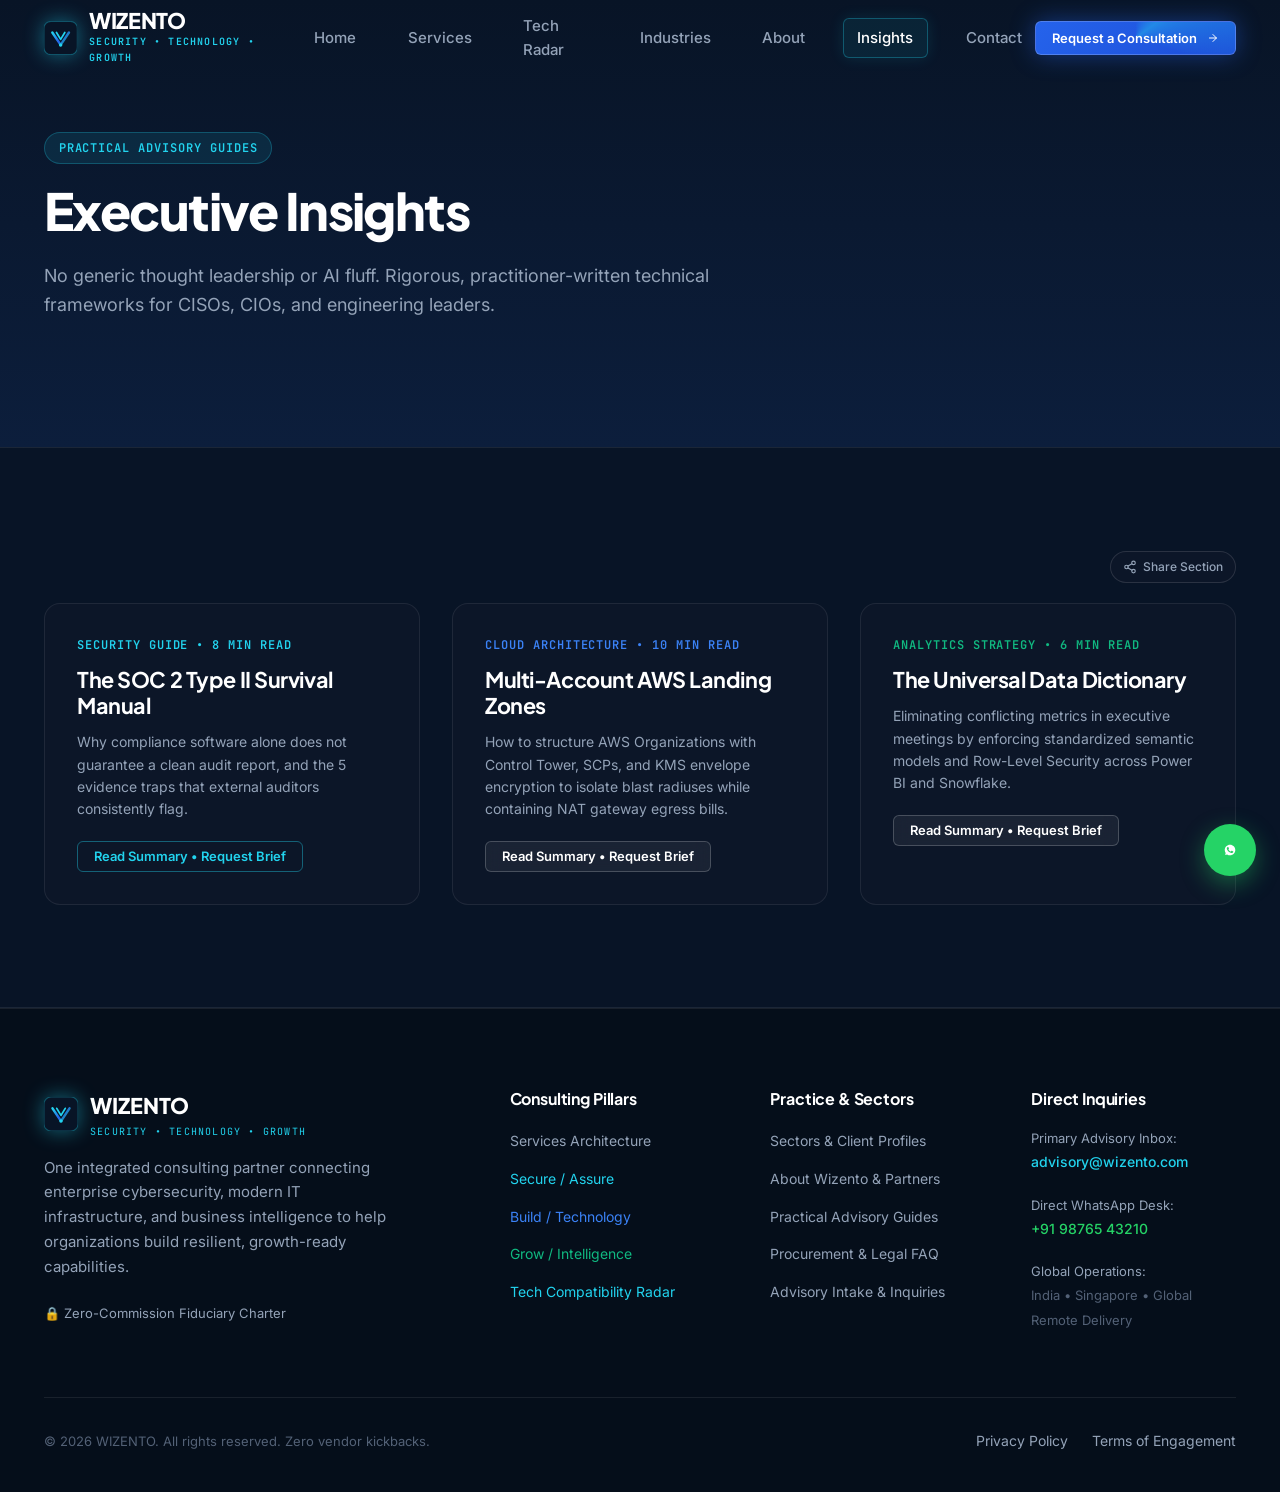
<file: insights.html>
<!doctype html>
<html lang="en">
  <head>
    <meta charset="UTF-8" />
    <link rel="icon" type="image/svg+xml" href="favicon.svg" />
    <meta name="viewport" content="width=device-width, initial-scale=1.0" />
    <title>Practical Advisory Guides & Frameworks | WIZENTO</title>
    <meta name="description" content="Actionable technical briefs on SOC 2, ISO 27001, AWS architectures, and data governance." />
    
    <!-- Open Graph -->
    <meta property="og:type" content="website" />
    <meta property="og:title" content="Practical Advisory Guides & Frameworks | WIZENTO" />
    <meta property="og:description" content="Actionable technical briefs on SOC 2, ISO 27001, AWS architectures, and data governance." />
    <meta property="og:url" content="https://wizentoinfosec.com/insights" />
    
    <!-- Google Fonts -->
    <link rel="preconnect" href="https://fonts.googleapis.com" />
    <link rel="preconnect" href="https://fonts.gstatic.com" crossorigin />
    <link href="https://fonts.googleapis.com/css2?family=Inter:wght@300;400;500;600;700&family=JetBrains+Mono:wght@400;500;600&family=Plus+Jakarta+Sans:wght@500;600;700;800&display=swap" rel="stylesheet" />
    
    <!-- Clean Self-Contained Stylesheet -->
    <link rel="stylesheet" href="css/style.css" />
  </head>
  <body>
  
    
    <header class="site-header">
      <div class="container header-container">
        <a href="index.html" class="logo" style="display: flex; align-items: center; gap: 0.75rem; text-decoration: none;">
          <svg width="34" height="34" viewBox="0 0 48 48" fill="none" xmlns="http://www.w3.org/2000/svg" style="filter: drop-shadow(0 0 10px rgba(34, 211, 238, 0.45));">
    <rect width="48" height="48" rx="10" fill="#081426" stroke="rgba(34, 211, 238, 0.3)" stroke-width="1.5"/>
    <path d="M12 16L24 34L36 16" stroke="url(#logoGrad)" stroke-width="3.5" stroke-linecap="round" stroke-linejoin="round"/>
    <path d="M18 16L24 26L30 16" stroke="#22D3EE" stroke-width="2.5" stroke-linecap="round" stroke-linejoin="round"/>
    <circle cx="24" cy="34" r="2.5" fill="#22D3EE"/>
    <defs>
      <linearGradient id="logoGrad" x1="12" y1="16" x2="36" y2="34" gradientUnits="userSpaceOnUse">
        <stop stop-color="#22D3EE"/>
        <stop offset="0.5" stop-color="#2563EB"/>
        <stop offset="1" stop-color="#10B981"/>
      </linearGradient>
    </defs>
  </svg>
          <div>
            <div style="font-family: var(--font-display); font-size: 1.35rem; font-weight: 800; letter-spacing: -0.02em; color: var(--color-white); line-height: 1;">
              WIZENTO
            </div>
            <div style="font-family: var(--font-mono); font-size: 0.625rem; font-weight: 600; letter-spacing: 0.12em; color: var(--color-cyan); text-transform: uppercase; margin-top: 2px;">
              Security &bull; Technology &bull; Growth
            </div>
          </div>
        </a>

        <nav class="nav-desktop" aria-label="Main Navigation">
          <a href="index.html" class="nav-link ">Home</a>
          <a href="services.html" class="nav-link ">Services</a>
          <a href="technology.html" class="nav-link ">Tech Radar</a>
          <a href="industries.html" class="nav-link ">Industries</a>
          <a href="about.html" class="nav-link ">About</a>
          <a href="insights.html" class="nav-link active">Insights</a>
          <a href="contact.html" class="nav-link ">Contact</a>
        </nav>

        <div class="header-actions">
          <button type="button" onclick="openConsultationModal('integrated')" class="btn btn-primary btn-sm radiant-glow">
            <span>Request a Consultation</span>
            <svg width="16" height="16" viewBox="0 0 24 24" fill="none" stroke="currentColor" stroke-width="2" stroke-linecap="round" stroke-linejoin="round"><path d="M5 12h14"/><path d="m12 5 7 7-7 7"/></svg>
          </button>
          <button type="button" id="mobile-menu-toggle" class="btn-hamburger" aria-label="Open Navigation Menu" style="display: none; background: transparent; border: none; color: white; cursor: pointer; padding: 0.5rem;">
            <svg width="24" height="24" viewBox="0 0 24 24" fill="none" stroke="currentColor" stroke-width="2"><line x1="4" x2="20" y1="12" y2="12"/><line x1="4" x2="20" y1="6" y2="6"/><line x1="4" x2="20" y1="18" y2="18"/></svg>
          </button>
        </div>
      </div>
    </header>

    <!-- Mobile Drawer -->
    <div id="mobile-drawer" class="mobile-drawer" style="display: none;">
      <div style="display: flex; justify-content: space-between; align-items: center; margin-bottom: 2rem;">
        <span style="font-weight: 700; color: white; font-size: 1.25rem;">Navigation</span>
        <button id="mobile-drawer-close" style="background: transparent; border: none; color: white; font-size: 1.5rem; cursor: pointer;">&times;</button>
      </div>
      <div style="display: flex; flex-direction: column; gap: 1rem;">
        <a href="index.html" style="color: white; text-decoration: none; font-size: 1.15rem; font-weight: 600;">Home</a>
        <a href="services.html" style="color: white; text-decoration: none; font-size: 1.15rem; font-weight: 600;">Services Overview</a>
        <a href="secure-assure.html" style="color: var(--color-cyan); text-decoration: none; padding-left: 1rem; font-size: 0.95rem;">&bull; Secure / Assure</a>
        <a href="build-technology.html" style="color: var(--pillar-build); text-decoration: none; padding-left: 1rem; font-size: 0.95rem;">&bull; Build / Technology</a>
        <a href="grow-intelligence.html" style="color: var(--pillar-grow); text-decoration: none; padding-left: 1rem; font-size: 0.95rem;">&bull; Grow / Intelligence</a>
        <a href="technology.html" style="color: white; text-decoration: none; font-size: 1.15rem; font-weight: 600;">Technology Radar</a>
        <a href="industries.html" style="color: white; text-decoration: none; font-size: 1.15rem; font-weight: 600;">Industries</a>
        <a href="about.html" style="color: white; text-decoration: none; font-size: 1.15rem; font-weight: 600;">About Wizento</a>
        <a href="insights.html" style="color: white; text-decoration: none; font-size: 1.15rem; font-weight: 600;">Insights</a>
        <a href="contact.html" style="color: white; text-decoration: none; font-size: 1.15rem; font-weight: 600;">Contact</a>
      </div>
    </div>
  

    <main>
      <section class="section section-dark" style="padding-top: calc(var(--header-height) + 3.5rem); padding-bottom: 4.5rem; background: linear-gradient(180deg, #081426 0%, #0C1E3C 100%); border-bottom: 1px solid rgba(255, 255, 255, 0.08);">
        <div class="container">
          <div class="section-header left-aligned">
            <div class="section-eyebrow">Practical Advisory Guides</div>
            <h1 style="color: white; margin-bottom: 1.25rem; font-size: clamp(2rem, 4vw, 3.25rem);">Executive Insights</h1>
            <p class="section-subtitle" style="max-width: 820px;">
              No generic thought leadership or AI fluff. Rigorous, practitioner-written technical frameworks for CISOs, CIOs, and engineering leaders.
            </p>
          </div>
        </div>
      </section>

      <section class="section section-dark" style="background: #081426; border-bottom: 1px solid rgba(255, 255, 255, 0.08);">
        <div class="container">
          
    <div style="display: flex; justify-content: flex-end; margin-bottom: 1.25rem;">
      <button type="button" class="section-share-btn" data-share-section="guides-grid" data-share-title="Advisory Guides & Technical Frameworks" title="Copy direct link to this section">
        <svg width="14" height="14" viewBox="0 0 24 24" fill="none" stroke="currentColor" stroke-width="2" stroke-linecap="round" stroke-linejoin="round"><circle cx="18" cy="5" r="3"/><circle cx="6" cy="12" r="3"/><circle cx="18" cy="19" r="3"/><line x1="8.59" x2="15.42" y1="13.51" y2="17.49"/><line x1="15.41" x2="8.59" y1="6.51" y2="10.49"/></svg>
        <span>Share Section</span>
      </button>
    </div>
  
          <div style="display: grid; grid-template-columns: repeat(auto-fit, minmax(320px, 1fr)); gap: 2rem;">
            <div style="background: rgba(15, 23, 42, 0.7); border: 1px solid rgba(255, 255, 255, 0.08); border-radius: var(--radius-lg); padding: 2rem;">
              <span class="mono-tag" style="color: var(--color-cyan); margin-bottom: 0.75rem; display: block;">SECURITY GUIDE &bull; 8 MIN READ</span>
              <h3 style="color: white; font-size: 1.35rem; margin-bottom: 0.75rem;">The SOC 2 Type II Survival Manual</h3>
              <p style="color: #94A3B8; font-size: 0.875rem; line-height: 1.6; margin-bottom: 1.25rem;">
                Why compliance software alone does not guarantee a clean audit report, and the 5 evidence traps that external auditors consistently flag.
              </p>
              <button type="button" onclick="openConsultationModal('secure', 'SOC 2 Guidance Request')" class="btn btn-outline-cyan btn-sm">Read Summary &bull; Request Brief</button>
            </div>

            <div style="background: rgba(15, 23, 42, 0.7); border: 1px solid rgba(255, 255, 255, 0.08); border-radius: var(--radius-lg); padding: 2rem;">
              <span class="mono-tag" style="color: var(--pillar-build); margin-bottom: 0.75rem; display: block;">CLOUD ARCHITECTURE &bull; 10 MIN READ</span>
              <h3 style="color: white; font-size: 1.35rem; margin-bottom: 0.75rem;">Multi-Account AWS Landing Zones</h3>
              <p style="color: #94A3B8; font-size: 0.875rem; line-height: 1.6; margin-bottom: 1.25rem;">
                How to structure AWS Organizations with Control Tower, SCPs, and KMS envelope encryption to isolate blast radiuses while containing NAT gateway egress bills.
              </p>
              <button type="button" onclick="openConsultationModal('build', 'AWS Landing Zone Guidance Request')" class="btn btn-secondary btn-sm">Read Summary &bull; Request Brief</button>
            </div>

            <div style="background: rgba(15, 23, 42, 0.7); border: 1px solid rgba(255, 255, 255, 0.08); border-radius: var(--radius-lg); padding: 2rem;">
              <span class="mono-tag" style="color: var(--pillar-grow); margin-bottom: 0.75rem; display: block;">ANALYTICS STRATEGY &bull; 6 MIN READ</span>
              <h3 style="color: white; font-size: 1.35rem; margin-bottom: 0.75rem;">The Universal Data Dictionary</h3>
              <p style="color: #94A3B8; font-size: 0.875rem; line-height: 1.6; margin-bottom: 1.25rem;">
                Eliminating conflicting metrics in executive meetings by enforcing standardized semantic models and Row-Level Security across Power BI and Snowflake.
              </p>
              <button type="button" onclick="openConsultationModal('grow', 'Data Dictionary Guidance Request')" class="btn btn-secondary btn-sm">Read Summary &bull; Request Brief</button>
            </div>
          </div>
        </div>
      </section>
    </main>

    
    <footer class="site-footer">
      <div class="container">
        <div class="footer-top">
          <div class="footer-brand-col">
            <div style="display: flex; align-items: center; gap: 0.75rem;">
              <svg width="34" height="34" viewBox="0 0 48 48" fill="none" xmlns="http://www.w3.org/2000/svg" style="filter: drop-shadow(0 0 10px rgba(34, 211, 238, 0.45));">
    <rect width="48" height="48" rx="10" fill="#081426" stroke="rgba(34, 211, 238, 0.3)" stroke-width="1.5"/>
    <path d="M12 16L24 34L36 16" stroke="url(#logoGrad)" stroke-width="3.5" stroke-linecap="round" stroke-linejoin="round"/>
    <path d="M18 16L24 26L30 16" stroke="#22D3EE" stroke-width="2.5" stroke-linecap="round" stroke-linejoin="round"/>
    <circle cx="24" cy="34" r="2.5" fill="#22D3EE"/>
    <defs>
      <linearGradient id="logoGrad" x1="12" y1="16" x2="36" y2="34" gradientUnits="userSpaceOnUse">
        <stop stop-color="#22D3EE"/>
        <stop offset="0.5" stop-color="#2563EB"/>
        <stop offset="1" stop-color="#10B981"/>
      </linearGradient>
    </defs>
  </svg>
              <div>
                <div style="font-family: var(--font-display); font-size: 1.35rem; font-weight: 800; color: white;">WIZENTO</div>
                <div style="font-family: var(--font-mono); font-size: 0.625rem; color: var(--color-cyan); letter-spacing: 0.12em; text-transform: uppercase;">Security &bull; Technology &bull; Growth</div>
              </div>
            </div>
            <p class="footer-desc" style="margin-top: 1rem;">
              One integrated consulting partner connecting enterprise cybersecurity, modern IT infrastructure, and business intelligence to help organizations build resilient, growth-ready capabilities.
            </p>
            <div style="display: flex; align-items: center; gap: 0.5rem; margin-top: 1rem; color: var(--color-slate-light); font-size: 0.8125rem;">
              <span>🔒 Zero-Commission Fiduciary Charter</span>
            </div>
          </div>

          <div>
            <h4 class="footer-col-title">Consulting Pillars</h4>
            <ul class="footer-links">
              <li><a href="services.html" class="footer-link">Services Architecture</a></li>
              <li><a href="secure-assure.html" class="footer-link" style="color: var(--pillar-secure);">Secure / Assure</a></li>
              <li><a href="build-technology.html" class="footer-link" style="color: var(--pillar-build);">Build / Technology</a></li>
              <li><a href="grow-intelligence.html" class="footer-link" style="color: var(--pillar-grow);">Grow / Intelligence</a></li>
              <li><a href="technology.html" class="footer-link" style="color: var(--color-cyan);">Tech Compatibility Radar</a></li>
            </ul>
          </div>

          <div>
            <h4 class="footer-col-title">Practice &amp; Sectors</h4>
            <ul class="footer-links">
              <li><a href="industries.html" class="footer-link">Sectors &amp; Client Profiles</a></li>
              <li><a href="about.html" class="footer-link">About Wizento &amp; Partners</a></li>
              <li><a href="insights.html" class="footer-link">Practical Advisory Guides</a></li>
              <li><a href="contact.html#procurement-faq" class="footer-link">Procurement &amp; Legal FAQ</a></li>
              <li><a href="contact.html" class="footer-link">Advisory Intake &amp; Inquiries</a></li>
            </ul>
          </div>

          <div>
            <h4 class="footer-col-title">Direct Inquiries</h4>
            <ul class="footer-links">
              <li>
                <span style="font-size: 0.8125rem; color: var(--color-slate-light); display: block;">Primary Advisory Inbox:</span>
                <a href="mailto:advisory@wizento.com" class="footer-link" style="color: var(--color-cyan); font-weight: 500;">
                  advisory@wizento.com
                </a>
              </li>
              <li style="margin-top: 0.5rem;">
                <span style="font-size: 0.8125rem; color: var(--color-slate-light); display: block;">Direct WhatsApp Desk:</span>
                <a href="https://wa.me/919876543210" target="_blank" class="footer-link" style="color: #25D366; font-weight: 500;">
                  +91 98765 43210
                </a>
              </li>
              <li style="margin-top: 0.5rem;">
                <span style="font-size: 0.8125rem; color: var(--color-slate-light); display: block;">Global Operations:</span>
                <span style="font-size: 0.8125rem; color: var(--color-slate);">India &bull; Singapore &bull; Global Remote Delivery</span>
              </li>
            </ul>
          </div>
        </div>

        <div class="footer-bottom">
          <div>&copy; 2026 WIZENTO. All rights reserved. Zero vendor kickbacks.</div>
          <div class="footer-legal-links">
            <a href="privacy.html" class="footer-link">Privacy Policy</a>
            <a href="terms.html" class="footer-link">Terms of Engagement</a>
          </div>
        </div>
      </div>
    </footer>

    <!-- Global Floating Action Widgets -->
    <button type="button" id="scroll-to-top" class="scroll-to-top-btn" title="Scroll to top" aria-label="Scroll to top" style="position: fixed; bottom: 84px; right: 24px; width: 44px; height: 44px; border-radius: 50%; background: #0A1B36; border: 1px solid rgba(34,211,238,0.3); color: #22D3EE; display: flex; align-items: center; justify-content: center; cursor: pointer; z-index: 99; opacity: 0; visibility: hidden; transition: all 0.25s ease;">
      <svg width="20" height="20" viewBox="0 0 24 24" fill="none" stroke="currentColor" stroke-width="2.5"><polyline points="18 15 12 9 6 15"/></svg>
    </button>

    <div style="position: fixed; bottom: 24px; right: 24px; z-index: 100;">
      <div id="whatsapp-popup" style="display: none; position: absolute; bottom: 64px; right: 0; width: 310px; background: #091527; border: 1px solid rgba(37,211,102,0.35); border-radius: 12px; padding: 1.25rem; box-shadow: 0 15px 35px rgba(0,0,0,0.6); animation: fadeIn 0.2s ease-out;">
        <div style="display: flex; justify-content: space-between; align-items: center; margin-bottom: 0.75rem;">
          <div style="display: flex; align-items: center; gap: 0.5rem;">
            <div style="width: 10px; height: 10px; border-radius: 50%; background: #25D366;"></div>
            <strong style="color: white; font-size: 0.9375rem;">Partner Advisory Desk</strong>
          </div>
          <button id="whatsapp-popup-close" style="background: none; border: none; color: #94A3B8; font-size: 1.25rem; cursor: pointer;">&times;</button>
        </div>
        <p style="color: #CBD5E1; font-size: 0.8125rem; line-height: 1.5; margin-bottom: 1rem;">
          Connect directly with a Wizento consulting partner on WhatsApp for quick scoping questions or confidential discussions.
        </p>
        <a href="https://wa.me/919876543210?text=Hello%20Wizento%20team%2C%20I%20would%20like%20to%20enquire%20about%20your%20consulting%20advisory%20services." target="_blank" class="btn btn-primary btn-sm" style="background: #25D366; border-color: #25D366; color: black; font-weight: 600; width: 100%; justify-content: center; text-decoration: none;">
          <svg width="22" height="22" viewBox="0 0 24 24" fill="currentColor"><path d="M12.031 6.172c-3.181 0-5.767 2.586-5.768 5.766-.001 1.298.38 2.27 1.019 3.287l-.582 2.128 2.182-.573c.978.58 1.911.928 3.145.929 3.178 0 5.767-2.587 5.768-5.766.001-3.187-2.575-5.77-5.764-5.771zm3.392 8.244c-.144.405-.837.774-1.17.824-.299.045-.677.063-1.092-.069-.252-.08-.575-.187-.988-.365-1.739-.751-2.874-2.502-2.961-2.617-.087-.116-.708-.94-.708-1.793s.448-1.273.607-1.446c.159-.173.346-.217.462-.217l.332.006c.106.005.249-.04.39.298.144.347.491 1.2.534 1.287.043.087.072.188.014.304-.058.116-.087.188-.173.289l-.26.304c-.087.086-.177.18-.076.354.101.174.449.741.964 1.201.662.591 1.221.774 1.394.86.173.086.274.072.376-.043.101-.116.433-.506.549-.68.116-.173.231-.145.39-.087s1.011.477 1.184.564.289.13.332.202c.043.072.043.419-.101.824z"/></svg>
          <span>Chat on WhatsApp</span>
        </a>
      </div>

      <button id="whatsapp-toggle-btn" style="width: 52px; height: 52px; border-radius: 50%; background: #25D366; border: none; color: white; display: flex; align-items: center; justify-content: center; cursor: pointer; box-shadow: 0 8px 24px rgba(37,211,102,0.4); transition: transform 0.2s ease;">
        <svg width="22" height="22" viewBox="0 0 24 24" fill="currentColor"><path d="M12.031 6.172c-3.181 0-5.767 2.586-5.768 5.766-.001 1.298.38 2.27 1.019 3.287l-.582 2.128 2.182-.573c.978.58 1.911.928 3.145.929 3.178 0 5.767-2.587 5.768-5.766.001-3.187-2.575-5.77-5.764-5.771zm3.392 8.244c-.144.405-.837.774-1.17.824-.299.045-.677.063-1.092-.069-.252-.08-.575-.187-.988-.365-1.739-.751-2.874-2.502-2.961-2.617-.087-.116-.708-.94-.708-1.793s.448-1.273.607-1.446c.159-.173.346-.217.462-.217l.332.006c.106.005.249-.04.39.298.144.347.491 1.2.534 1.287.043.087.072.188.014.304-.058.116-.087.188-.173.289l-.26.304c-.087.086-.177.18-.076.354.101.174.449.741.964 1.201.662.591 1.221.774 1.394.86.173.086.274.072.376-.043.101-.116.433-.506.549-.68.116-.173.231-.145.39-.087s1.011.477 1.184.564.289.13.332.202c.043.072.043.419-.101.824z"/></svg>
      </button>
    </div>

    <!-- Consultation Modal -->
    <div id="consultation-modal" class="modal-overlay" style="display: none; position: fixed; inset: 0; background: rgba(0,0,0,0.8); backdrop-filter: blur(8px); z-index: 10000; align-items: center; justify-content: center; padding: 1.25rem;">
      <div class="modal-card" style="background: #091527; border: 1px solid rgba(34,211,238,0.3); border-radius: 16px; max-width: 600px; width: 100%; max-height: 90vh; overflow-y: auto; padding: 2rem; box-shadow: 0 25px 50px rgba(0,0,0,0.8);">
        <div style="display: flex; justify-content: space-between; align-items: flex-start; margin-bottom: 1.5rem; border-bottom: 1px solid rgba(255,255,255,0.08); padding-bottom: 1rem;">
          <div>
            <div style="font-size: 0.75rem; color: var(--color-cyan); font-family: var(--font-mono); font-weight: 700; text-transform: uppercase;">Preliminary Discovery</div>
            <h3 style="color: white; font-size: 1.5rem; margin: 0.25rem 0 0;">Request a Partner Consultation</h3>
          </div>
          <button class="modal-close-btn" style="background: none; border: none; color: white; font-size: 1.75rem; cursor: pointer;">&times;</button>
        </div>

        <form>
          <div style="display: grid; grid-template-columns: 1fr 1fr; gap: 1rem; margin-bottom: 1rem;">
            <div>
              <label style="display: block; font-size: 0.8125rem; color: #94A3B8; margin-bottom: 0.35rem;">Full Name *</label>
              <input type="text" name="fullName" required placeholder="e.g. David Henderson" style="width: 100%; padding: 0.65rem 0.85rem; border-radius: 6px; background: rgba(15,23,42,0.8); border: 1px solid rgba(255,255,255,0.15); color: white; outline: none;" />
            </div>
            <div>
              <label style="display: block; font-size: 0.8125rem; color: #94A3B8; margin-bottom: 0.35rem;">Work Email *</label>
              <input type="email" name="workEmail" required placeholder="david@company.com" style="width: 100%; padding: 0.65rem 0.85rem; border-radius: 6px; background: rgba(15,23,42,0.8); border: 1px solid rgba(255,255,255,0.15); color: white; outline: none;" />
            </div>
          </div>

          <div style="display: grid; grid-template-columns: 1fr 1fr; gap: 1rem; margin-bottom: 1rem;">
            <div>
              <label style="display: block; font-size: 0.8125rem; color: #94A3B8; margin-bottom: 0.35rem;">Organization *</label>
              <input type="text" name="organization" required placeholder="Company / Institution" style="width: 100%; padding: 0.65rem 0.85rem; border-radius: 6px; background: rgba(15,23,42,0.8); border: 1px solid rgba(255,255,255,0.15); color: white; outline: none;" />
            </div>
            <div>
              <label style="display: block; font-size: 0.8125rem; color: #94A3B8; margin-bottom: 0.35rem;">Advisory Area *</label>
              <select name="areaOfInterest" style="width: 100%; padding: 0.65rem 0.85rem; border-radius: 6px; background: rgba(15,23,42,0.8); border: 1px solid rgba(255,255,255,0.15); color: white; outline: none;">
                <option value="integrated">Multi-Pillar Integrated Advisory</option>
                <option value="secure">Secure / Assure (ISO 27001, SOC 2, GRC)</option>
                <option value="build">Build / Technology (Cloud, Infrastructure)</option>
                <option value="grow">Grow / Intelligence (Analytics, Executive BI)</option>
              </select>
            </div>
          </div>

          <div style="margin-bottom: 1.5rem;">
            <label style="display: block; font-size: 0.8125rem; color: #94A3B8; margin-bottom: 0.35rem;">Project Context or Technical Challenge *</label>
            <textarea name="projectScope" rows="4" required placeholder="Briefly describe your upcoming compliance audit, infrastructure milestone, or business intelligence need..." style="width: 100%; padding: 0.65rem 0.85rem; border-radius: 6px; background: rgba(15,23,42,0.8); border: 1px solid rgba(255,255,255,0.15); color: white; outline: none;"></textarea>
          </div>

          <div style="display: flex; gap: 0.75rem; justify-content: flex-end;">
            <button type="button" onclick="closeConsultationModal()" class="btn btn-secondary">Cancel</button>
            <button type="submit" class="btn btn-primary radiant-glow">
              <span>Submit Consultation Request</span>
              <svg width="16" height="16" viewBox="0 0 24 24" fill="none" stroke="currentColor" stroke-width="2" stroke-linecap="round" stroke-linejoin="round"><path d="M5 12h14"/><path d="m12 5 7 7-7 7"/></svg>
            </button>
          </div>
        </form>
      </div>
    </div>
  
    <script src="js/main.js"></script>
  </body>
</html>
</file>
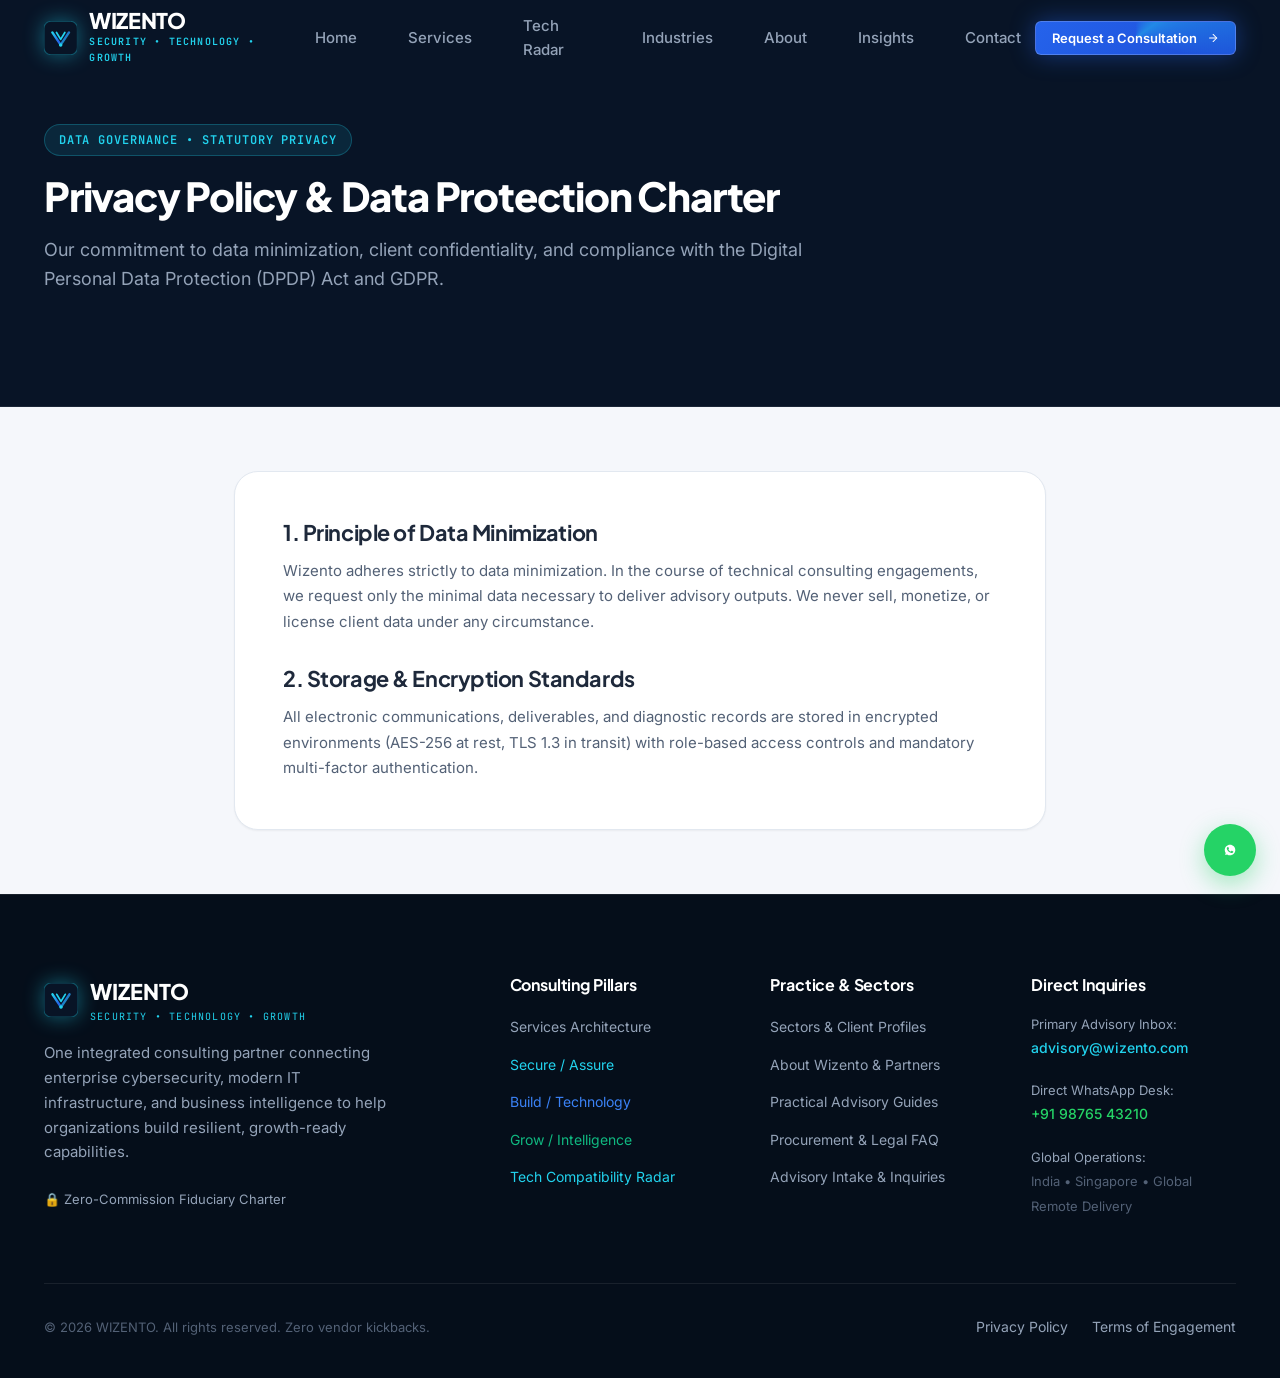
<file: privacy.html>
<!doctype html>
<html lang="en">
  <head>
    <meta charset="UTF-8" />
    <link rel="icon" type="image/svg+xml" href="favicon.svg" />
    <meta name="viewport" content="width=device-width, initial-scale=1.0" />
    <title>Privacy Policy & Data Protection Charter | WIZENTO</title>
    <meta name="description" content="Commitment to data minimization, confidentiality, and statutory data protection." />
    
    <!-- Open Graph -->
    <meta property="og:type" content="website" />
    <meta property="og:title" content="Privacy Policy & Data Protection Charter | WIZENTO" />
    <meta property="og:description" content="Commitment to data minimization, confidentiality, and statutory data protection." />
    <meta property="og:url" content="https://wizentoinfosec.com/privacy" />
    
    <!-- Google Fonts -->
    <link rel="preconnect" href="https://fonts.googleapis.com" />
    <link rel="preconnect" href="https://fonts.gstatic.com" crossorigin />
    <link href="https://fonts.googleapis.com/css2?family=Inter:wght@300;400;500;600;700&family=JetBrains+Mono:wght@400;500;600&family=Plus+Jakarta+Sans:wght@500;600;700;800&display=swap" rel="stylesheet" />
    
    <!-- Clean Self-Contained Stylesheet -->
    <link rel="stylesheet" href="css/style.css" />
  </head>
  <body>
  
    
    <header class="site-header">
      <div class="container header-container">
        <a href="index.html" class="logo" style="display: flex; align-items: center; gap: 0.75rem; text-decoration: none;">
          <svg width="34" height="34" viewBox="0 0 48 48" fill="none" xmlns="http://www.w3.org/2000/svg" style="filter: drop-shadow(0 0 10px rgba(34, 211, 238, 0.45));">
    <rect width="48" height="48" rx="10" fill="#081426" stroke="rgba(34, 211, 238, 0.3)" stroke-width="1.5"/>
    <path d="M12 16L24 34L36 16" stroke="url(#logoGrad)" stroke-width="3.5" stroke-linecap="round" stroke-linejoin="round"/>
    <path d="M18 16L24 26L30 16" stroke="#22D3EE" stroke-width="2.5" stroke-linecap="round" stroke-linejoin="round"/>
    <circle cx="24" cy="34" r="2.5" fill="#22D3EE"/>
    <defs>
      <linearGradient id="logoGrad" x1="12" y1="16" x2="36" y2="34" gradientUnits="userSpaceOnUse">
        <stop stop-color="#22D3EE"/>
        <stop offset="0.5" stop-color="#2563EB"/>
        <stop offset="1" stop-color="#10B981"/>
      </linearGradient>
    </defs>
  </svg>
          <div>
            <div style="font-family: var(--font-display); font-size: 1.35rem; font-weight: 800; letter-spacing: -0.02em; color: var(--color-white); line-height: 1;">
              WIZENTO
            </div>
            <div style="font-family: var(--font-mono); font-size: 0.625rem; font-weight: 600; letter-spacing: 0.12em; color: var(--color-cyan); text-transform: uppercase; margin-top: 2px;">
              Security &bull; Technology &bull; Growth
            </div>
          </div>
        </a>

        <nav class="nav-desktop" aria-label="Main Navigation">
          <a href="index.html" class="nav-link ">Home</a>
          <a href="services.html" class="nav-link ">Services</a>
          <a href="technology.html" class="nav-link ">Tech Radar</a>
          <a href="industries.html" class="nav-link ">Industries</a>
          <a href="about.html" class="nav-link ">About</a>
          <a href="insights.html" class="nav-link ">Insights</a>
          <a href="contact.html" class="nav-link ">Contact</a>
        </nav>

        <div class="header-actions">
          <button type="button" onclick="openConsultationModal('integrated')" class="btn btn-primary btn-sm radiant-glow">
            <span>Request a Consultation</span>
            <svg width="16" height="16" viewBox="0 0 24 24" fill="none" stroke="currentColor" stroke-width="2" stroke-linecap="round" stroke-linejoin="round"><path d="M5 12h14"/><path d="m12 5 7 7-7 7"/></svg>
          </button>
          <button type="button" id="mobile-menu-toggle" class="btn-hamburger" aria-label="Open Navigation Menu" style="display: none; background: transparent; border: none; color: white; cursor: pointer; padding: 0.5rem;">
            <svg width="24" height="24" viewBox="0 0 24 24" fill="none" stroke="currentColor" stroke-width="2"><line x1="4" x2="20" y1="12" y2="12"/><line x1="4" x2="20" y1="6" y2="6"/><line x1="4" x2="20" y1="18" y2="18"/></svg>
          </button>
        </div>
      </div>
    </header>

    <!-- Mobile Drawer -->
    <div id="mobile-drawer" class="mobile-drawer" style="display: none;">
      <div style="display: flex; justify-content: space-between; align-items: center; margin-bottom: 2rem;">
        <span style="font-weight: 700; color: white; font-size: 1.25rem;">Navigation</span>
        <button id="mobile-drawer-close" style="background: transparent; border: none; color: white; font-size: 1.5rem; cursor: pointer;">&times;</button>
      </div>
      <div style="display: flex; flex-direction: column; gap: 1rem;">
        <a href="index.html" style="color: white; text-decoration: none; font-size: 1.15rem; font-weight: 600;">Home</a>
        <a href="services.html" style="color: white; text-decoration: none; font-size: 1.15rem; font-weight: 600;">Services Overview</a>
        <a href="secure-assure.html" style="color: var(--color-cyan); text-decoration: none; padding-left: 1rem; font-size: 0.95rem;">&bull; Secure / Assure</a>
        <a href="build-technology.html" style="color: var(--pillar-build); text-decoration: none; padding-left: 1rem; font-size: 0.95rem;">&bull; Build / Technology</a>
        <a href="grow-intelligence.html" style="color: var(--pillar-grow); text-decoration: none; padding-left: 1rem; font-size: 0.95rem;">&bull; Grow / Intelligence</a>
        <a href="technology.html" style="color: white; text-decoration: none; font-size: 1.15rem; font-weight: 600;">Technology Radar</a>
        <a href="industries.html" style="color: white; text-decoration: none; font-size: 1.15rem; font-weight: 600;">Industries</a>
        <a href="about.html" style="color: white; text-decoration: none; font-size: 1.15rem; font-weight: 600;">About Wizento</a>
        <a href="insights.html" style="color: white; text-decoration: none; font-size: 1.15rem; font-weight: 600;">Insights</a>
        <a href="contact.html" style="color: white; text-decoration: none; font-size: 1.15rem; font-weight: 600;">Contact</a>
      </div>
    </div>
  

    <main>
      <section class="section section-dark" style="padding-top: calc(var(--header-height) + 3rem); padding-bottom: 3.5rem; border-bottom: 1px solid rgba(255, 255, 255, 0.08);">
        <div class="container">
          <div class="section-header left-aligned">
            <div class="section-eyebrow">Data Governance &bull; Statutory Privacy</div>
            <h1 style="color: white; margin-bottom: 1rem; font-size: 2.5rem;">Privacy Policy &amp; Data Protection Charter</h1>
            <p class="section-subtitle">Our commitment to data minimization, client confidentiality, and compliance with the Digital Personal Data Protection (DPDP) Act and GDPR.</p>
          </div>
        </div>
      </section>

      <section class="section section-light" style="padding: 4rem 0;">
        <div class="container" style="max-width: 860px;">
          <div style="background: white; padding: 3rem; border-radius: var(--radius-xl); border: 1px solid var(--border-light); box-shadow: var(--shadow-sm); display: flex; flex-direction: column; gap: 2rem;">
            <div>
              <h2 style="font-size: 1.35rem; color: var(--color-slate-dark); margin-bottom: 0.75rem;">1. Principle of Data Minimization</h2>
              <p style="color: var(--color-slate); font-size: 0.9375rem; line-height: 1.7;">
                Wizento adheres strictly to data minimization. In the course of technical consulting engagements, we request only the minimal data necessary to deliver advisory outputs. We never sell, monetize, or license client data under any circumstance.
              </p>
            </div>
            <div>
              <h2 style="font-size: 1.35rem; color: var(--color-slate-dark); margin-bottom: 0.75rem;">2. Storage &amp; Encryption Standards</h2>
              <p style="color: var(--color-slate); font-size: 0.9375rem; line-height: 1.7;">
                All electronic communications, deliverables, and diagnostic records are stored in encrypted environments (AES-256 at rest, TLS 1.3 in transit) with role-based access controls and mandatory multi-factor authentication.
              </p>
            </div>
          </div>
        </div>
      </section>
    </main>

    
    <footer class="site-footer">
      <div class="container">
        <div class="footer-top">
          <div class="footer-brand-col">
            <div style="display: flex; align-items: center; gap: 0.75rem;">
              <svg width="34" height="34" viewBox="0 0 48 48" fill="none" xmlns="http://www.w3.org/2000/svg" style="filter: drop-shadow(0 0 10px rgba(34, 211, 238, 0.45));">
    <rect width="48" height="48" rx="10" fill="#081426" stroke="rgba(34, 211, 238, 0.3)" stroke-width="1.5"/>
    <path d="M12 16L24 34L36 16" stroke="url(#logoGrad)" stroke-width="3.5" stroke-linecap="round" stroke-linejoin="round"/>
    <path d="M18 16L24 26L30 16" stroke="#22D3EE" stroke-width="2.5" stroke-linecap="round" stroke-linejoin="round"/>
    <circle cx="24" cy="34" r="2.5" fill="#22D3EE"/>
    <defs>
      <linearGradient id="logoGrad" x1="12" y1="16" x2="36" y2="34" gradientUnits="userSpaceOnUse">
        <stop stop-color="#22D3EE"/>
        <stop offset="0.5" stop-color="#2563EB"/>
        <stop offset="1" stop-color="#10B981"/>
      </linearGradient>
    </defs>
  </svg>
              <div>
                <div style="font-family: var(--font-display); font-size: 1.35rem; font-weight: 800; color: white;">WIZENTO</div>
                <div style="font-family: var(--font-mono); font-size: 0.625rem; color: var(--color-cyan); letter-spacing: 0.12em; text-transform: uppercase;">Security &bull; Technology &bull; Growth</div>
              </div>
            </div>
            <p class="footer-desc" style="margin-top: 1rem;">
              One integrated consulting partner connecting enterprise cybersecurity, modern IT infrastructure, and business intelligence to help organizations build resilient, growth-ready capabilities.
            </p>
            <div style="display: flex; align-items: center; gap: 0.5rem; margin-top: 1rem; color: var(--color-slate-light); font-size: 0.8125rem;">
              <span>🔒 Zero-Commission Fiduciary Charter</span>
            </div>
          </div>

          <div>
            <h4 class="footer-col-title">Consulting Pillars</h4>
            <ul class="footer-links">
              <li><a href="services.html" class="footer-link">Services Architecture</a></li>
              <li><a href="secure-assure.html" class="footer-link" style="color: var(--pillar-secure);">Secure / Assure</a></li>
              <li><a href="build-technology.html" class="footer-link" style="color: var(--pillar-build);">Build / Technology</a></li>
              <li><a href="grow-intelligence.html" class="footer-link" style="color: var(--pillar-grow);">Grow / Intelligence</a></li>
              <li><a href="technology.html" class="footer-link" style="color: var(--color-cyan);">Tech Compatibility Radar</a></li>
            </ul>
          </div>

          <div>
            <h4 class="footer-col-title">Practice &amp; Sectors</h4>
            <ul class="footer-links">
              <li><a href="industries.html" class="footer-link">Sectors &amp; Client Profiles</a></li>
              <li><a href="about.html" class="footer-link">About Wizento &amp; Partners</a></li>
              <li><a href="insights.html" class="footer-link">Practical Advisory Guides</a></li>
              <li><a href="contact.html#procurement-faq" class="footer-link">Procurement &amp; Legal FAQ</a></li>
              <li><a href="contact.html" class="footer-link">Advisory Intake &amp; Inquiries</a></li>
            </ul>
          </div>

          <div>
            <h4 class="footer-col-title">Direct Inquiries</h4>
            <ul class="footer-links">
              <li>
                <span style="font-size: 0.8125rem; color: var(--color-slate-light); display: block;">Primary Advisory Inbox:</span>
                <a href="mailto:advisory@wizento.com" class="footer-link" style="color: var(--color-cyan); font-weight: 500;">
                  advisory@wizento.com
                </a>
              </li>
              <li style="margin-top: 0.5rem;">
                <span style="font-size: 0.8125rem; color: var(--color-slate-light); display: block;">Direct WhatsApp Desk:</span>
                <a href="https://wa.me/919876543210" target="_blank" class="footer-link" style="color: #25D366; font-weight: 500;">
                  +91 98765 43210
                </a>
              </li>
              <li style="margin-top: 0.5rem;">
                <span style="font-size: 0.8125rem; color: var(--color-slate-light); display: block;">Global Operations:</span>
                <span style="font-size: 0.8125rem; color: var(--color-slate);">India &bull; Singapore &bull; Global Remote Delivery</span>
              </li>
            </ul>
          </div>
        </div>

        <div class="footer-bottom">
          <div>&copy; 2026 WIZENTO. All rights reserved. Zero vendor kickbacks.</div>
          <div class="footer-legal-links">
            <a href="privacy.html" class="footer-link">Privacy Policy</a>
            <a href="terms.html" class="footer-link">Terms of Engagement</a>
          </div>
        </div>
      </div>
    </footer>

    <!-- Global Floating Action Widgets -->
    <button type="button" id="scroll-to-top" class="scroll-to-top-btn" title="Scroll to top" aria-label="Scroll to top" style="position: fixed; bottom: 84px; right: 24px; width: 44px; height: 44px; border-radius: 50%; background: #0A1B36; border: 1px solid rgba(34,211,238,0.3); color: #22D3EE; display: flex; align-items: center; justify-content: center; cursor: pointer; z-index: 99; opacity: 0; visibility: hidden; transition: all 0.25s ease;">
      <svg width="20" height="20" viewBox="0 0 24 24" fill="none" stroke="currentColor" stroke-width="2.5"><polyline points="18 15 12 9 6 15"/></svg>
    </button>

    <div style="position: fixed; bottom: 24px; right: 24px; z-index: 100;">
      <div id="whatsapp-popup" style="display: none; position: absolute; bottom: 64px; right: 0; width: 310px; background: #091527; border: 1px solid rgba(37,211,102,0.35); border-radius: 12px; padding: 1.25rem; box-shadow: 0 15px 35px rgba(0,0,0,0.6); animation: fadeIn 0.2s ease-out;">
        <div style="display: flex; justify-content: space-between; align-items: center; margin-bottom: 0.75rem;">
          <div style="display: flex; align-items: center; gap: 0.5rem;">
            <div style="width: 10px; height: 10px; border-radius: 50%; background: #25D366;"></div>
            <strong style="color: white; font-size: 0.9375rem;">Partner Advisory Desk</strong>
          </div>
          <button id="whatsapp-popup-close" style="background: none; border: none; color: #94A3B8; font-size: 1.25rem; cursor: pointer;">&times;</button>
        </div>
        <p style="color: #CBD5E1; font-size: 0.8125rem; line-height: 1.5; margin-bottom: 1rem;">
          Connect directly with a Wizento consulting partner on WhatsApp for quick scoping questions or confidential discussions.
        </p>
        <a href="https://wa.me/919876543210?text=Hello%20Wizento%20team%2C%20I%20would%20like%20to%20enquire%20about%20your%20consulting%20advisory%20services." target="_blank" class="btn btn-primary btn-sm" style="background: #25D366; border-color: #25D366; color: black; font-weight: 600; width: 100%; justify-content: center; text-decoration: none;">
          <svg width="22" height="22" viewBox="0 0 24 24" fill="currentColor"><path d="M12.031 6.172c-3.181 0-5.767 2.586-5.768 5.766-.001 1.298.38 2.27 1.019 3.287l-.582 2.128 2.182-.573c.978.58 1.911.928 3.145.929 3.178 0 5.767-2.587 5.768-5.766.001-3.187-2.575-5.77-5.764-5.771zm3.392 8.244c-.144.405-.837.774-1.17.824-.299.045-.677.063-1.092-.069-.252-.08-.575-.187-.988-.365-1.739-.751-2.874-2.502-2.961-2.617-.087-.116-.708-.94-.708-1.793s.448-1.273.607-1.446c.159-.173.346-.217.462-.217l.332.006c.106.005.249-.04.39.298.144.347.491 1.2.534 1.287.043.087.072.188.014.304-.058.116-.087.188-.173.289l-.26.304c-.087.086-.177.18-.076.354.101.174.449.741.964 1.201.662.591 1.221.774 1.394.86.173.086.274.072.376-.043.101-.116.433-.506.549-.68.116-.173.231-.145.39-.087s1.011.477 1.184.564.289.13.332.202c.043.072.043.419-.101.824z"/></svg>
          <span>Chat on WhatsApp</span>
        </a>
      </div>

      <button id="whatsapp-toggle-btn" style="width: 52px; height: 52px; border-radius: 50%; background: #25D366; border: none; color: white; display: flex; align-items: center; justify-content: center; cursor: pointer; box-shadow: 0 8px 24px rgba(37,211,102,0.4); transition: transform 0.2s ease;">
        <svg width="22" height="22" viewBox="0 0 24 24" fill="currentColor"><path d="M12.031 6.172c-3.181 0-5.767 2.586-5.768 5.766-.001 1.298.38 2.27 1.019 3.287l-.582 2.128 2.182-.573c.978.58 1.911.928 3.145.929 3.178 0 5.767-2.587 5.768-5.766.001-3.187-2.575-5.77-5.764-5.771zm3.392 8.244c-.144.405-.837.774-1.17.824-.299.045-.677.063-1.092-.069-.252-.08-.575-.187-.988-.365-1.739-.751-2.874-2.502-2.961-2.617-.087-.116-.708-.94-.708-1.793s.448-1.273.607-1.446c.159-.173.346-.217.462-.217l.332.006c.106.005.249-.04.39.298.144.347.491 1.2.534 1.287.043.087.072.188.014.304-.058.116-.087.188-.173.289l-.26.304c-.087.086-.177.18-.076.354.101.174.449.741.964 1.201.662.591 1.221.774 1.394.86.173.086.274.072.376-.043.101-.116.433-.506.549-.68.116-.173.231-.145.39-.087s1.011.477 1.184.564.289.13.332.202c.043.072.043.419-.101.824z"/></svg>
      </button>
    </div>

    <!-- Consultation Modal -->
    <div id="consultation-modal" class="modal-overlay" style="display: none; position: fixed; inset: 0; background: rgba(0,0,0,0.8); backdrop-filter: blur(8px); z-index: 10000; align-items: center; justify-content: center; padding: 1.25rem;">
      <div class="modal-card" style="background: #091527; border: 1px solid rgba(34,211,238,0.3); border-radius: 16px; max-width: 600px; width: 100%; max-height: 90vh; overflow-y: auto; padding: 2rem; box-shadow: 0 25px 50px rgba(0,0,0,0.8);">
        <div style="display: flex; justify-content: space-between; align-items: flex-start; margin-bottom: 1.5rem; border-bottom: 1px solid rgba(255,255,255,0.08); padding-bottom: 1rem;">
          <div>
            <div style="font-size: 0.75rem; color: var(--color-cyan); font-family: var(--font-mono); font-weight: 700; text-transform: uppercase;">Preliminary Discovery</div>
            <h3 style="color: white; font-size: 1.5rem; margin: 0.25rem 0 0;">Request a Partner Consultation</h3>
          </div>
          <button class="modal-close-btn" style="background: none; border: none; color: white; font-size: 1.75rem; cursor: pointer;">&times;</button>
        </div>

        <form>
          <div style="display: grid; grid-template-columns: 1fr 1fr; gap: 1rem; margin-bottom: 1rem;">
            <div>
              <label style="display: block; font-size: 0.8125rem; color: #94A3B8; margin-bottom: 0.35rem;">Full Name *</label>
              <input type="text" name="fullName" required placeholder="e.g. David Henderson" style="width: 100%; padding: 0.65rem 0.85rem; border-radius: 6px; background: rgba(15,23,42,0.8); border: 1px solid rgba(255,255,255,0.15); color: white; outline: none;" />
            </div>
            <div>
              <label style="display: block; font-size: 0.8125rem; color: #94A3B8; margin-bottom: 0.35rem;">Work Email *</label>
              <input type="email" name="workEmail" required placeholder="david@company.com" style="width: 100%; padding: 0.65rem 0.85rem; border-radius: 6px; background: rgba(15,23,42,0.8); border: 1px solid rgba(255,255,255,0.15); color: white; outline: none;" />
            </div>
          </div>

          <div style="display: grid; grid-template-columns: 1fr 1fr; gap: 1rem; margin-bottom: 1rem;">
            <div>
              <label style="display: block; font-size: 0.8125rem; color: #94A3B8; margin-bottom: 0.35rem;">Organization *</label>
              <input type="text" name="organization" required placeholder="Company / Institution" style="width: 100%; padding: 0.65rem 0.85rem; border-radius: 6px; background: rgba(15,23,42,0.8); border: 1px solid rgba(255,255,255,0.15); color: white; outline: none;" />
            </div>
            <div>
              <label style="display: block; font-size: 0.8125rem; color: #94A3B8; margin-bottom: 0.35rem;">Advisory Area *</label>
              <select name="areaOfInterest" style="width: 100%; padding: 0.65rem 0.85rem; border-radius: 6px; background: rgba(15,23,42,0.8); border: 1px solid rgba(255,255,255,0.15); color: white; outline: none;">
                <option value="integrated">Multi-Pillar Integrated Advisory</option>
                <option value="secure">Secure / Assure (ISO 27001, SOC 2, GRC)</option>
                <option value="build">Build / Technology (Cloud, Infrastructure)</option>
                <option value="grow">Grow / Intelligence (Analytics, Executive BI)</option>
              </select>
            </div>
          </div>

          <div style="margin-bottom: 1.5rem;">
            <label style="display: block; font-size: 0.8125rem; color: #94A3B8; margin-bottom: 0.35rem;">Project Context or Technical Challenge *</label>
            <textarea name="projectScope" rows="4" required placeholder="Briefly describe your upcoming compliance audit, infrastructure milestone, or business intelligence need..." style="width: 100%; padding: 0.65rem 0.85rem; border-radius: 6px; background: rgba(15,23,42,0.8); border: 1px solid rgba(255,255,255,0.15); color: white; outline: none;"></textarea>
          </div>

          <div style="display: flex; gap: 0.75rem; justify-content: flex-end;">
            <button type="button" onclick="closeConsultationModal()" class="btn btn-secondary">Cancel</button>
            <button type="submit" class="btn btn-primary radiant-glow">
              <span>Submit Consultation Request</span>
              <svg width="16" height="16" viewBox="0 0 24 24" fill="none" stroke="currentColor" stroke-width="2" stroke-linecap="round" stroke-linejoin="round"><path d="M5 12h14"/><path d="m12 5 7 7-7 7"/></svg>
            </button>
          </div>
        </form>
      </div>
    </div>
  
    <script src="js/main.js"></script>
  </body>
</html>
</file>
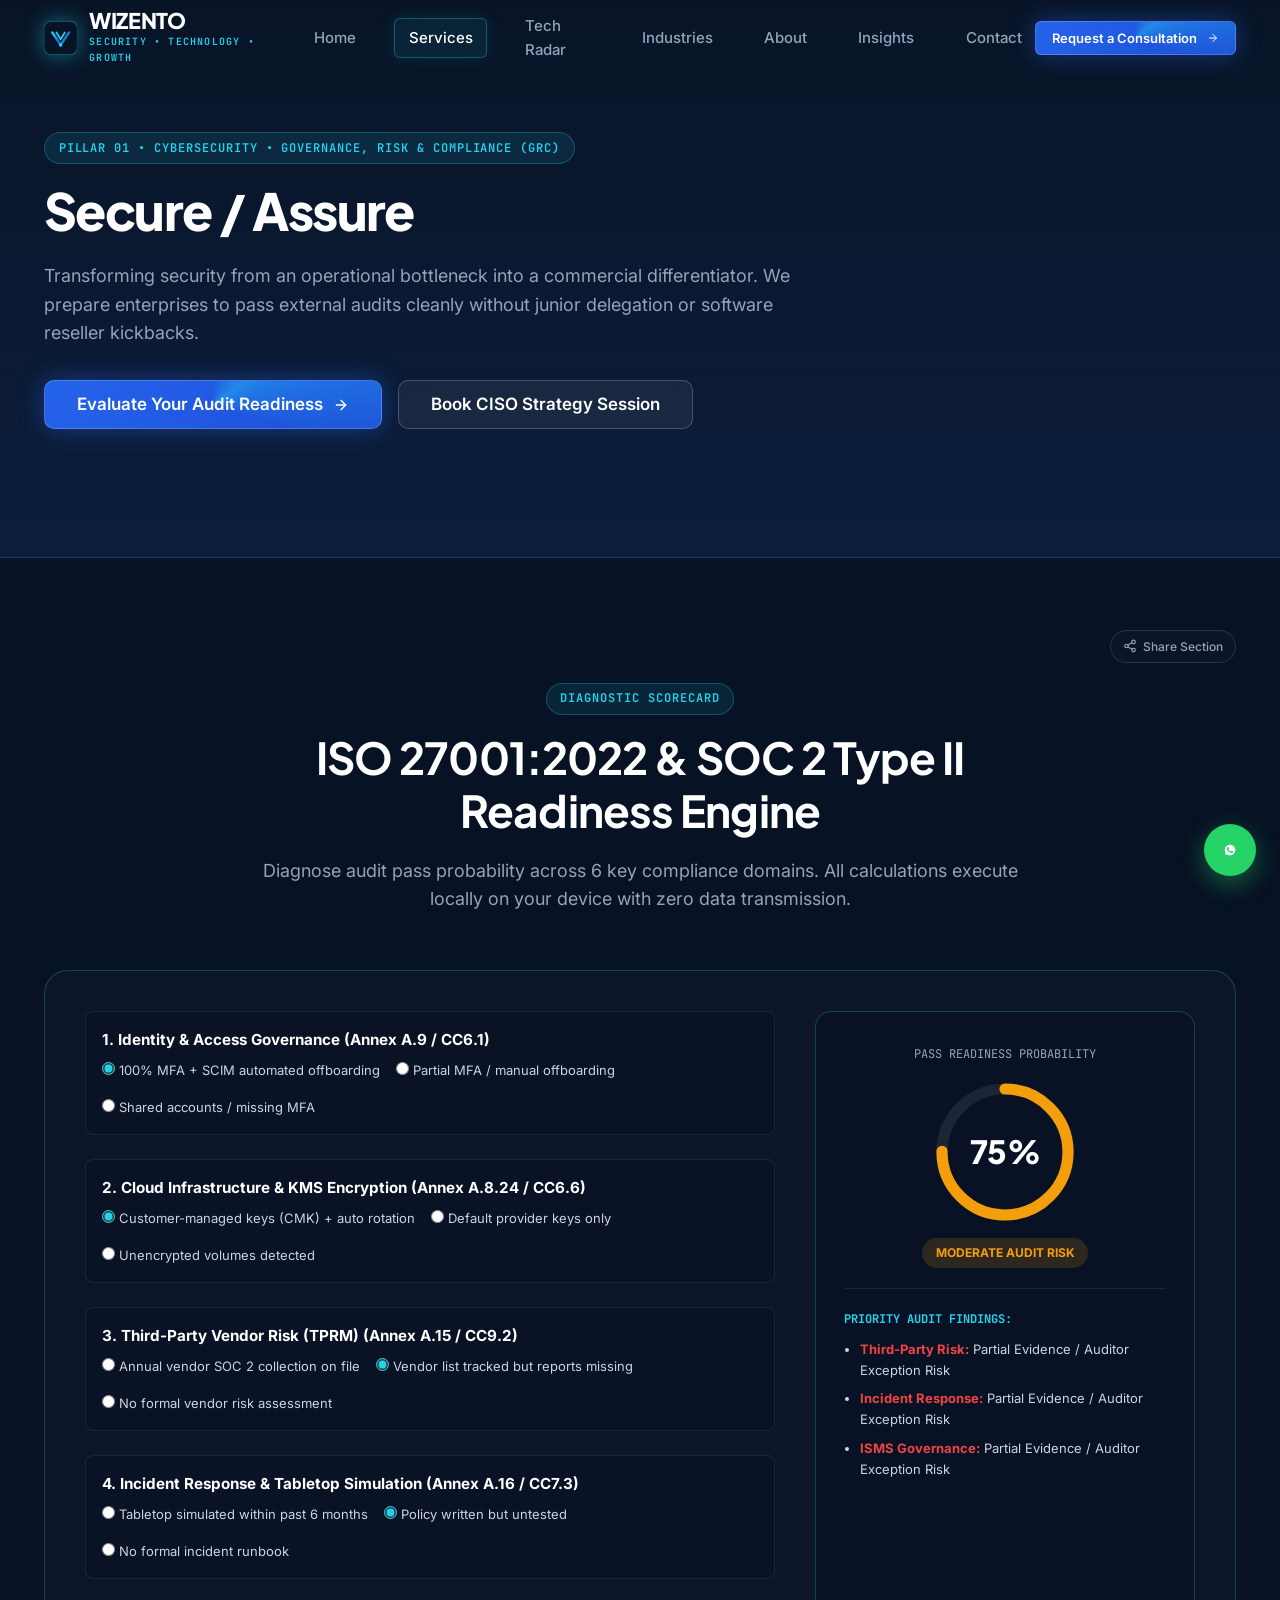
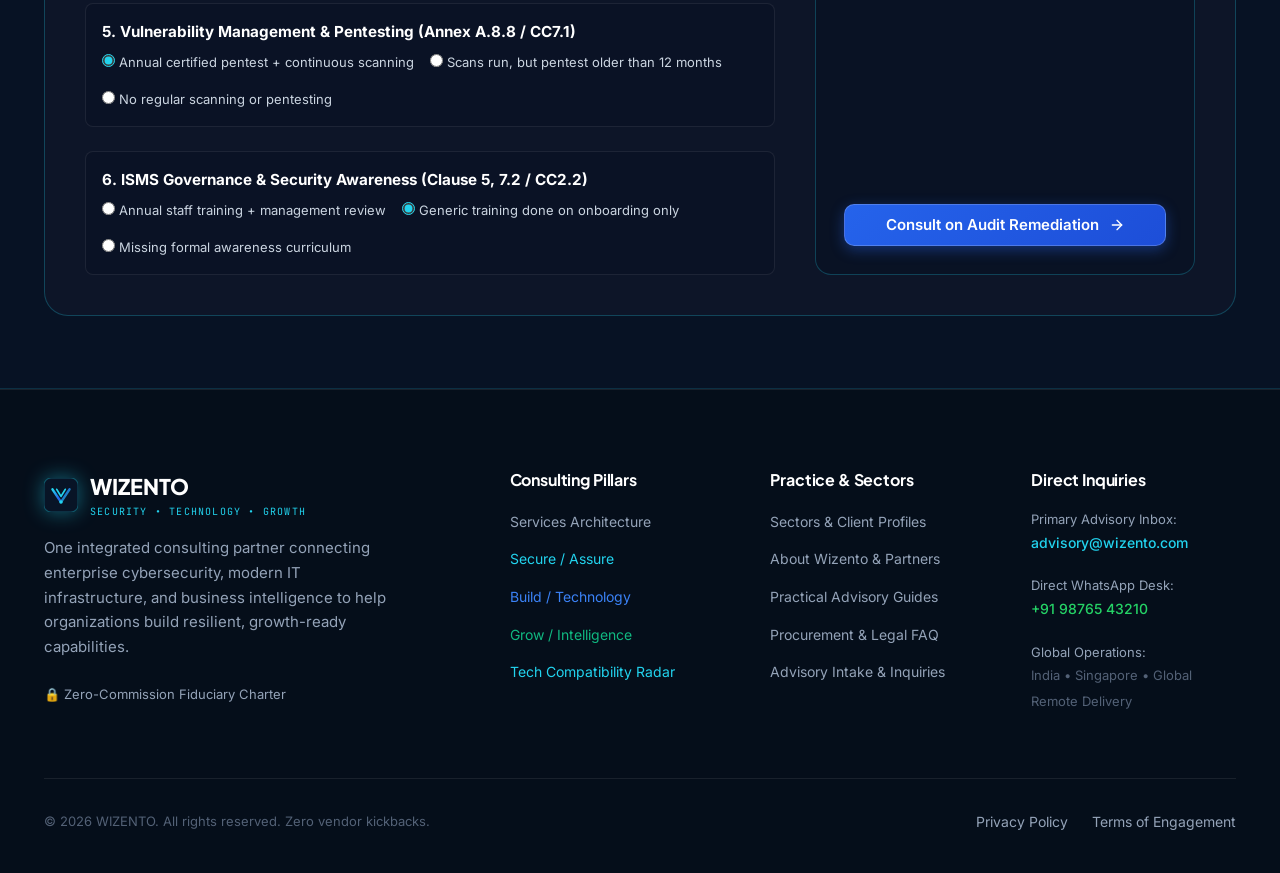
<file: secure-assure.html>
<!doctype html>
<html lang="en">
  <head>
    <meta charset="UTF-8" />
    <link rel="icon" type="image/svg+xml" href="favicon.svg" />
    <meta name="viewport" content="width=device-width, initial-scale=1.0" />
    <title>Secure / Assure — Cybersecurity & GRC Consulting | WIZENTO</title>
    <meta name="description" content="Passing SOC 2, ISO 27001, and DPDP Act audits cleanly with Wizento." />
    
    <!-- Open Graph -->
    <meta property="og:type" content="website" />
    <meta property="og:title" content="Secure / Assure — Cybersecurity & GRC Consulting | WIZENTO" />
    <meta property="og:description" content="Passing SOC 2, ISO 27001, and DPDP Act audits cleanly with Wizento." />
    <meta property="og:url" content="https://wizentoinfosec.com/secure-assure" />
    
    <!-- Google Fonts -->
    <link rel="preconnect" href="https://fonts.googleapis.com" />
    <link rel="preconnect" href="https://fonts.gstatic.com" crossorigin />
    <link href="https://fonts.googleapis.com/css2?family=Inter:wght@300;400;500;600;700&family=JetBrains+Mono:wght@400;500;600&family=Plus+Jakarta+Sans:wght@500;600;700;800&display=swap" rel="stylesheet" />
    
    <!-- Clean Self-Contained Stylesheet -->
    <link rel="stylesheet" href="css/style.css" />
  </head>
  <body>
  
    
    <header class="site-header">
      <div class="container header-container">
        <a href="index.html" class="logo" style="display: flex; align-items: center; gap: 0.75rem; text-decoration: none;">
          <svg width="34" height="34" viewBox="0 0 48 48" fill="none" xmlns="http://www.w3.org/2000/svg" style="filter: drop-shadow(0 0 10px rgba(34, 211, 238, 0.45));">
    <rect width="48" height="48" rx="10" fill="#081426" stroke="rgba(34, 211, 238, 0.3)" stroke-width="1.5"/>
    <path d="M12 16L24 34L36 16" stroke="url(#logoGrad)" stroke-width="3.5" stroke-linecap="round" stroke-linejoin="round"/>
    <path d="M18 16L24 26L30 16" stroke="#22D3EE" stroke-width="2.5" stroke-linecap="round" stroke-linejoin="round"/>
    <circle cx="24" cy="34" r="2.5" fill="#22D3EE"/>
    <defs>
      <linearGradient id="logoGrad" x1="12" y1="16" x2="36" y2="34" gradientUnits="userSpaceOnUse">
        <stop stop-color="#22D3EE"/>
        <stop offset="0.5" stop-color="#2563EB"/>
        <stop offset="1" stop-color="#10B981"/>
      </linearGradient>
    </defs>
  </svg>
          <div>
            <div style="font-family: var(--font-display); font-size: 1.35rem; font-weight: 800; letter-spacing: -0.02em; color: var(--color-white); line-height: 1;">
              WIZENTO
            </div>
            <div style="font-family: var(--font-mono); font-size: 0.625rem; font-weight: 600; letter-spacing: 0.12em; color: var(--color-cyan); text-transform: uppercase; margin-top: 2px;">
              Security &bull; Technology &bull; Growth
            </div>
          </div>
        </a>

        <nav class="nav-desktop" aria-label="Main Navigation">
          <a href="index.html" class="nav-link ">Home</a>
          <a href="services.html" class="nav-link active">Services</a>
          <a href="technology.html" class="nav-link ">Tech Radar</a>
          <a href="industries.html" class="nav-link ">Industries</a>
          <a href="about.html" class="nav-link ">About</a>
          <a href="insights.html" class="nav-link ">Insights</a>
          <a href="contact.html" class="nav-link ">Contact</a>
        </nav>

        <div class="header-actions">
          <button type="button" onclick="openConsultationModal('integrated')" class="btn btn-primary btn-sm radiant-glow">
            <span>Request a Consultation</span>
            <svg width="16" height="16" viewBox="0 0 24 24" fill="none" stroke="currentColor" stroke-width="2" stroke-linecap="round" stroke-linejoin="round"><path d="M5 12h14"/><path d="m12 5 7 7-7 7"/></svg>
          </button>
          <button type="button" id="mobile-menu-toggle" class="btn-hamburger" aria-label="Open Navigation Menu" style="display: none; background: transparent; border: none; color: white; cursor: pointer; padding: 0.5rem;">
            <svg width="24" height="24" viewBox="0 0 24 24" fill="none" stroke="currentColor" stroke-width="2"><line x1="4" x2="20" y1="12" y2="12"/><line x1="4" x2="20" y1="6" y2="6"/><line x1="4" x2="20" y1="18" y2="18"/></svg>
          </button>
        </div>
      </div>
    </header>

    <!-- Mobile Drawer -->
    <div id="mobile-drawer" class="mobile-drawer" style="display: none;">
      <div style="display: flex; justify-content: space-between; align-items: center; margin-bottom: 2rem;">
        <span style="font-weight: 700; color: white; font-size: 1.25rem;">Navigation</span>
        <button id="mobile-drawer-close" style="background: transparent; border: none; color: white; font-size: 1.5rem; cursor: pointer;">&times;</button>
      </div>
      <div style="display: flex; flex-direction: column; gap: 1rem;">
        <a href="index.html" style="color: white; text-decoration: none; font-size: 1.15rem; font-weight: 600;">Home</a>
        <a href="services.html" style="color: white; text-decoration: none; font-size: 1.15rem; font-weight: 600;">Services Overview</a>
        <a href="secure-assure.html" style="color: var(--color-cyan); text-decoration: none; padding-left: 1rem; font-size: 0.95rem;">&bull; Secure / Assure</a>
        <a href="build-technology.html" style="color: var(--pillar-build); text-decoration: none; padding-left: 1rem; font-size: 0.95rem;">&bull; Build / Technology</a>
        <a href="grow-intelligence.html" style="color: var(--pillar-grow); text-decoration: none; padding-left: 1rem; font-size: 0.95rem;">&bull; Grow / Intelligence</a>
        <a href="technology.html" style="color: white; text-decoration: none; font-size: 1.15rem; font-weight: 600;">Technology Radar</a>
        <a href="industries.html" style="color: white; text-decoration: none; font-size: 1.15rem; font-weight: 600;">Industries</a>
        <a href="about.html" style="color: white; text-decoration: none; font-size: 1.15rem; font-weight: 600;">About Wizento</a>
        <a href="insights.html" style="color: white; text-decoration: none; font-size: 1.15rem; font-weight: 600;">Insights</a>
        <a href="contact.html" style="color: white; text-decoration: none; font-size: 1.15rem; font-weight: 600;">Contact</a>
      </div>
    </div>
  

    <main>
      <section class="section section-dark" style="padding-top: calc(var(--header-height) + 3.5rem); padding-bottom: 4.5rem; background: linear-gradient(180deg, #081426 0%, #0C1E3C 100%); border-bottom: 1px solid rgba(34, 211, 238, 0.25);">
        <div class="container">
          <div class="section-header left-aligned">
            <div class="section-eyebrow">Pillar 01 &bull; Cybersecurity &bull; Governance, Risk &amp; Compliance (GRC)</div>
            <h1 style="color: white; margin-bottom: 1.25rem; font-size: clamp(2rem, 4vw, 3.25rem);">Secure / Assure</h1>
            <p class="section-subtitle" style="max-width: 820px;">
              Transforming security from an operational bottleneck into a commercial differentiator. We prepare enterprises to pass external audits cleanly without junior delegation or software reseller kickbacks.
            </p>
            <div style="display: flex; gap: 1rem; margin-top: 2rem; flex-wrap: wrap;">
              <a href="#audit-scorecard" class="btn btn-primary btn-lg radiant-glow">
                <span>Evaluate Your Audit Readiness</span>
                <svg width="16" height="16" viewBox="0 0 24 24" fill="none" stroke="currentColor" stroke-width="2" stroke-linecap="round" stroke-linejoin="round"><path d="M5 12h14"/><path d="m12 5 7 7-7 7"/></svg>
              </a>
              <button type="button" onclick="openConsultationModal('secure')" class="btn btn-secondary btn-lg">
                <span>Book CISO Strategy Session</span>
              </button>
            </div>
          </div>
        </div>
      </section>

      <!-- ISO 27001 & SOC 2 Audit Readiness Scorecard -->
      <section id="audit-scorecard" class="section section-dark" style="background: #071224; border-bottom: 1px solid rgba(34, 211, 238, 0.15); padding: 4.5rem 0;">
        <div class="container">
          
    <div style="display: flex; justify-content: flex-end; margin-bottom: 1.25rem;">
      <button type="button" class="section-share-btn" data-share-section="audit-scorecard" data-share-title="ISO 27001 & SOC 2 Audit Readiness Scorecard" title="Copy direct link to this section">
        <svg width="14" height="14" viewBox="0 0 24 24" fill="none" stroke="currentColor" stroke-width="2" stroke-linecap="round" stroke-linejoin="round"><circle cx="18" cy="5" r="3"/><circle cx="6" cy="12" r="3"/><circle cx="18" cy="19" r="3"/><line x1="8.59" x2="15.42" y1="13.51" y2="17.49"/><line x1="15.41" x2="8.59" y1="6.51" y2="10.49"/></svg>
        <span>Share Section</span>
      </button>
    </div>
  
          <div class="section-header">
            <div class="section-eyebrow">Diagnostic Scorecard</div>
            <h2 class="section-title">ISO 27001:2022 &amp; SOC 2 Type II Readiness Engine</h2>
            <p class="section-subtitle">
              Diagnose audit pass probability across 6 key compliance domains. All calculations execute locally on your device with zero data transmission.
            </p>
          </div>

          <div id="audit-scorecard-root" style="display: grid; grid-template-columns: 2fr 1.1fr; gap: 2.5rem; background: rgba(15, 23, 42, 0.85); border: 1px solid rgba(34, 211, 238, 0.25); border-radius: var(--radius-xl); padding: 2.5rem;">
            <div>
              <div style="display: flex; flex-direction: column; gap: 1.5rem;">
                <!-- Domain 1: IAM -->
                <div style="padding: 1rem; background: rgba(10, 18, 36, 0.7); border-radius: 8px; border: 1px solid rgba(255, 255, 255, 0.08);">
                  <div style="display: flex; justify-content: space-between; align-items: center; margin-bottom: 0.5rem;">
                    <strong style="color: white; font-size: 0.95rem;">1. Identity &amp; Access Governance (Annex A.9 / CC6.1)</strong>
                  </div>
                  <div style="display: flex; gap: 1rem; flex-wrap: wrap; font-size: 0.8125rem; color: #CBD5E1;">
                    <label style="cursor: pointer;"><input type="radio" name="domain_iam" value="100" checked data-domain-title="Identity & Access" style="accent-color: #22D3EE;" /> 100% MFA + SCIM automated offboarding</label>
                    <label style="cursor: pointer;"><input type="radio" name="domain_iam" value="50" data-domain-title="Identity & Access" style="accent-color: #22D3EE;" /> Partial MFA / manual offboarding</label>
                    <label style="cursor: pointer;"><input type="radio" name="domain_iam" value="0" data-domain-title="Identity & Access" style="accent-color: #22D3EE;" /> Shared accounts / missing MFA</label>
                  </div>
                </div>

                <!-- Domain 2: Cloud -->
                <div style="padding: 1rem; background: rgba(10, 18, 36, 0.7); border-radius: 8px; border: 1px solid rgba(255, 255, 255, 0.08);">
                  <div style="display: flex; justify-content: space-between; align-items: center; margin-bottom: 0.5rem;">
                    <strong style="color: white; font-size: 0.95rem;">2. Cloud Infrastructure &amp; KMS Encryption (Annex A.8.24 / CC6.6)</strong>
                  </div>
                  <div style="display: flex; gap: 1rem; flex-wrap: wrap; font-size: 0.8125rem; color: #CBD5E1;">
                    <label style="cursor: pointer;"><input type="radio" name="domain_cloud" value="100" checked data-domain-title="Cloud & KMS" style="accent-color: #22D3EE;" /> Customer-managed keys (CMK) + auto rotation</label>
                    <label style="cursor: pointer;"><input type="radio" name="domain_cloud" value="50" data-domain-title="Cloud & KMS" style="accent-color: #22D3EE;" /> Default provider keys only</label>
                    <label style="cursor: pointer;"><input type="radio" name="domain_cloud" value="0" data-domain-title="Cloud & KMS" style="accent-color: #22D3EE;" /> Unencrypted volumes detected</label>
                  </div>
                </div>

                <!-- Domain 3: TPRM -->
                <div style="padding: 1rem; background: rgba(10, 18, 36, 0.7); border-radius: 8px; border: 1px solid rgba(255, 255, 255, 0.08);">
                  <div style="display: flex; justify-content: space-between; align-items: center; margin-bottom: 0.5rem;">
                    <strong style="color: white; font-size: 0.95rem;">3. Third-Party Vendor Risk (TPRM) (Annex A.15 / CC9.2)</strong>
                  </div>
                  <div style="display: flex; gap: 1rem; flex-wrap: wrap; font-size: 0.8125rem; color: #CBD5E1;">
                    <label style="cursor: pointer;"><input type="radio" name="domain_tprm" value="100" data-domain-title="Third-Party Risk" style="accent-color: #22D3EE;" /> Annual vendor SOC 2 collection on file</label>
                    <label style="cursor: pointer;"><input type="radio" name="domain_tprm" value="50" checked data-domain-title="Third-Party Risk" style="accent-color: #22D3EE;" /> Vendor list tracked but reports missing</label>
                    <label style="cursor: pointer;"><input type="radio" name="domain_tprm" value="0" data-domain-title="Third-Party Risk" style="accent-color: #22D3EE;" /> No formal vendor risk assessment</label>
                  </div>
                </div>

                <!-- Domain 4: Incident Response -->
                <div style="padding: 1rem; background: rgba(10, 18, 36, 0.7); border-radius: 8px; border: 1px solid rgba(255, 255, 255, 0.08);">
                  <div style="display: flex; justify-content: space-between; align-items: center; margin-bottom: 0.5rem;">
                    <strong style="color: white; font-size: 0.95rem;">4. Incident Response &amp; Tabletop Simulation (Annex A.16 / CC7.3)</strong>
                  </div>
                  <div style="display: flex; gap: 1rem; flex-wrap: wrap; font-size: 0.8125rem; color: #CBD5E1;">
                    <label style="cursor: pointer;"><input type="radio" name="domain_incident" value="100" data-domain-title="Incident Response" style="accent-color: #22D3EE;" /> Tabletop simulated within past 6 months</label>
                    <label style="cursor: pointer;"><input type="radio" name="domain_incident" value="50" checked data-domain-title="Incident Response" style="accent-color: #22D3EE;" /> Policy written but untested</label>
                    <label style="cursor: pointer;"><input type="radio" name="domain_incident" value="0" data-domain-title="Incident Response" style="accent-color: #22D3EE;" /> No formal incident runbook</label>
                  </div>
                </div>

                <!-- Domain 5: Vulnerability & Pentesting -->
                <div style="padding: 1rem; background: rgba(10, 18, 36, 0.7); border-radius: 8px; border: 1px solid rgba(255, 255, 255, 0.08);">
                  <div style="display: flex; justify-content: space-between; align-items: center; margin-bottom: 0.5rem;">
                    <strong style="color: white; font-size: 0.95rem;">5. Vulnerability Management &amp; Pentesting (Annex A.8.8 / CC7.1)</strong>
                  </div>
                  <div style="display: flex; gap: 1rem; flex-wrap: wrap; font-size: 0.8125rem; color: #CBD5E1;">
                    <label style="cursor: pointer;"><input type="radio" name="domain_vuln" value="100" checked data-domain-title="Vulnerability & Pentesting" style="accent-color: #22D3EE;" /> Annual certified pentest + continuous scanning</label>
                    <label style="cursor: pointer;"><input type="radio" name="domain_vuln" value="50" data-domain-title="Vulnerability & Pentesting" style="accent-color: #22D3EE;" /> Scans run, but pentest older than 12 months</label>
                    <label style="cursor: pointer;"><input type="radio" name="domain_vuln" value="0" data-domain-title="Vulnerability & Pentesting" style="accent-color: #22D3EE;" /> No regular scanning or pentesting</label>
                  </div>
                </div>

                <!-- Domain 6: ISMS Governance -->
                <div style="padding: 1rem; background: rgba(10, 18, 36, 0.7); border-radius: 8px; border: 1px solid rgba(255, 255, 255, 0.08);">
                  <div style="display: flex; justify-content: space-between; align-items: center; margin-bottom: 0.5rem;">
                    <strong style="color: white; font-size: 0.95rem;">6. ISMS Governance &amp; Security Awareness (Clause 5, 7.2 / CC2.2)</strong>
                  </div>
                  <div style="display: flex; gap: 1rem; flex-wrap: wrap; font-size: 0.8125rem; color: #CBD5E1;">
                    <label style="cursor: pointer;"><input type="radio" name="domain_policy" value="100" data-domain-title="ISMS Governance" style="accent-color: #22D3EE;" /> Annual staff training + management review</label>
                    <label style="cursor: pointer;"><input type="radio" name="domain_policy" value="50" checked data-domain-title="ISMS Governance" style="accent-color: #22D3EE;" /> Generic training done on onboarding only</label>
                    <label style="cursor: pointer;"><input type="radio" name="domain_policy" value="0" data-domain-title="ISMS Governance" style="accent-color: #22D3EE;" /> Missing formal awareness curriculum</label>
                  </div>
                </div>
              </div>
            </div>

            <!-- Scorecard Summary Column -->
            <div style="background: rgba(10, 18, 36, 0.95); border: 1px solid rgba(34, 211, 238, 0.25); border-radius: var(--radius-lg); padding: 1.75rem; text-align: center; display: flex; flex-direction: column; justify-content: space-between;">
              <div>
                <span style="font-size: 0.75rem; color: #94A3B8; text-transform: uppercase; font-family: var(--font-mono);">Pass Readiness Probability</span>

                <div style="position: relative; width: 140px; height: 140px; margin: 1rem auto;">
                  <svg width="140" height="140" viewBox="0 0 100 100" style="transform: rotate(-90deg);">
                    <circle cx="50" cy="50" r="45" fill="none" stroke="rgba(255,255,255,0.08)" stroke-width="8" />
                    <circle id="scorecard-gauge-circle" cx="50" cy="50" r="45" fill="none" stroke="#F59E0B" stroke-width="8" stroke-dasharray="283" stroke-dashoffset="113" stroke-linecap="round" style="transition: stroke-dashoffset 0.5s ease;" />
                  </svg>
                  <div id="scorecard-gauge-value" style="position: absolute; inset: 0; display: flex; align-items: center; justify-content: center; font-size: 2rem; font-weight: 800; color: white; font-family: var(--font-display);">
                    60%
                  </div>
                </div>

                <div id="scorecard-risk-badge" style="display: inline-block; padding: 0.35rem 0.85rem; border-radius: 999px; font-size: 0.75rem; font-weight: 700; color: #F59E0B; background: rgba(245, 158, 11, 0.15); margin-bottom: 1.25rem;">
                  MODERATE AUDIT RISK
                </div>

                <div style="text-align: left; border-top: 1px solid rgba(255, 255, 255, 0.08); padding-top: 1rem;">
                  <span style="font-size: 0.75rem; color: var(--color-cyan); font-weight: 700; text-transform: uppercase; font-family: var(--font-mono);">Priority Audit Findings:</span>
                  <ul id="scorecard-gaps-list" style="margin-top: 0.5rem; padding-left: 1rem; list-style-type: disc;">
                    <li style="margin-bottom: 0.35rem; color: #CBD5E1; font-size: 0.8rem;"><strong style="color: #F59E0B;">Third-Party Risk:</strong> Partial Evidence / Auditor Exception Risk</li>
                    <li style="margin-bottom: 0.35rem; color: #CBD5E1; font-size: 0.8rem;"><strong style="color: #F59E0B;">Incident Response:</strong> Policy written but untested</li>
                  </ul>
                </div>
              </div>

              <div style="margin-top: 1.5rem;">
                <button type="button" onclick="openConsultationModal('secure', '[AUDIT SCORECARD INTAKE]\nScore: ' + document.getElementById('scorecard-gauge-value').textContent + '\nRequesting audit gap remediation sprint.')" class="btn btn-primary" style="width: 100%; justify-content: center;">
                  <span>Consult on Audit Remediation</span>
                  <svg width="16" height="16" viewBox="0 0 24 24" fill="none" stroke="currentColor" stroke-width="2" stroke-linecap="round" stroke-linejoin="round"><path d="M5 12h14"/><path d="m12 5 7 7-7 7"/></svg>
                </button>
              </div>
            </div>
          </div>
        </div>
      </section>
    </main>

    
    <footer class="site-footer">
      <div class="container">
        <div class="footer-top">
          <div class="footer-brand-col">
            <div style="display: flex; align-items: center; gap: 0.75rem;">
              <svg width="34" height="34" viewBox="0 0 48 48" fill="none" xmlns="http://www.w3.org/2000/svg" style="filter: drop-shadow(0 0 10px rgba(34, 211, 238, 0.45));">
    <rect width="48" height="48" rx="10" fill="#081426" stroke="rgba(34, 211, 238, 0.3)" stroke-width="1.5"/>
    <path d="M12 16L24 34L36 16" stroke="url(#logoGrad)" stroke-width="3.5" stroke-linecap="round" stroke-linejoin="round"/>
    <path d="M18 16L24 26L30 16" stroke="#22D3EE" stroke-width="2.5" stroke-linecap="round" stroke-linejoin="round"/>
    <circle cx="24" cy="34" r="2.5" fill="#22D3EE"/>
    <defs>
      <linearGradient id="logoGrad" x1="12" y1="16" x2="36" y2="34" gradientUnits="userSpaceOnUse">
        <stop stop-color="#22D3EE"/>
        <stop offset="0.5" stop-color="#2563EB"/>
        <stop offset="1" stop-color="#10B981"/>
      </linearGradient>
    </defs>
  </svg>
              <div>
                <div style="font-family: var(--font-display); font-size: 1.35rem; font-weight: 800; color: white;">WIZENTO</div>
                <div style="font-family: var(--font-mono); font-size: 0.625rem; color: var(--color-cyan); letter-spacing: 0.12em; text-transform: uppercase;">Security &bull; Technology &bull; Growth</div>
              </div>
            </div>
            <p class="footer-desc" style="margin-top: 1rem;">
              One integrated consulting partner connecting enterprise cybersecurity, modern IT infrastructure, and business intelligence to help organizations build resilient, growth-ready capabilities.
            </p>
            <div style="display: flex; align-items: center; gap: 0.5rem; margin-top: 1rem; color: var(--color-slate-light); font-size: 0.8125rem;">
              <span>🔒 Zero-Commission Fiduciary Charter</span>
            </div>
          </div>

          <div>
            <h4 class="footer-col-title">Consulting Pillars</h4>
            <ul class="footer-links">
              <li><a href="services.html" class="footer-link">Services Architecture</a></li>
              <li><a href="secure-assure.html" class="footer-link" style="color: var(--pillar-secure);">Secure / Assure</a></li>
              <li><a href="build-technology.html" class="footer-link" style="color: var(--pillar-build);">Build / Technology</a></li>
              <li><a href="grow-intelligence.html" class="footer-link" style="color: var(--pillar-grow);">Grow / Intelligence</a></li>
              <li><a href="technology.html" class="footer-link" style="color: var(--color-cyan);">Tech Compatibility Radar</a></li>
            </ul>
          </div>

          <div>
            <h4 class="footer-col-title">Practice &amp; Sectors</h4>
            <ul class="footer-links">
              <li><a href="industries.html" class="footer-link">Sectors &amp; Client Profiles</a></li>
              <li><a href="about.html" class="footer-link">About Wizento &amp; Partners</a></li>
              <li><a href="insights.html" class="footer-link">Practical Advisory Guides</a></li>
              <li><a href="contact.html#procurement-faq" class="footer-link">Procurement &amp; Legal FAQ</a></li>
              <li><a href="contact.html" class="footer-link">Advisory Intake &amp; Inquiries</a></li>
            </ul>
          </div>

          <div>
            <h4 class="footer-col-title">Direct Inquiries</h4>
            <ul class="footer-links">
              <li>
                <span style="font-size: 0.8125rem; color: var(--color-slate-light); display: block;">Primary Advisory Inbox:</span>
                <a href="mailto:advisory@wizento.com" class="footer-link" style="color: var(--color-cyan); font-weight: 500;">
                  advisory@wizento.com
                </a>
              </li>
              <li style="margin-top: 0.5rem;">
                <span style="font-size: 0.8125rem; color: var(--color-slate-light); display: block;">Direct WhatsApp Desk:</span>
                <a href="https://wa.me/919876543210" target="_blank" class="footer-link" style="color: #25D366; font-weight: 500;">
                  +91 98765 43210
                </a>
              </li>
              <li style="margin-top: 0.5rem;">
                <span style="font-size: 0.8125rem; color: var(--color-slate-light); display: block;">Global Operations:</span>
                <span style="font-size: 0.8125rem; color: var(--color-slate);">India &bull; Singapore &bull; Global Remote Delivery</span>
              </li>
            </ul>
          </div>
        </div>

        <div class="footer-bottom">
          <div>&copy; 2026 WIZENTO. All rights reserved. Zero vendor kickbacks.</div>
          <div class="footer-legal-links">
            <a href="privacy.html" class="footer-link">Privacy Policy</a>
            <a href="terms.html" class="footer-link">Terms of Engagement</a>
          </div>
        </div>
      </div>
    </footer>

    <!-- Global Floating Action Widgets -->
    <button type="button" id="scroll-to-top" class="scroll-to-top-btn" title="Scroll to top" aria-label="Scroll to top" style="position: fixed; bottom: 84px; right: 24px; width: 44px; height: 44px; border-radius: 50%; background: #0A1B36; border: 1px solid rgba(34,211,238,0.3); color: #22D3EE; display: flex; align-items: center; justify-content: center; cursor: pointer; z-index: 99; opacity: 0; visibility: hidden; transition: all 0.25s ease;">
      <svg width="20" height="20" viewBox="0 0 24 24" fill="none" stroke="currentColor" stroke-width="2.5"><polyline points="18 15 12 9 6 15"/></svg>
    </button>

    <div style="position: fixed; bottom: 24px; right: 24px; z-index: 100;">
      <div id="whatsapp-popup" style="display: none; position: absolute; bottom: 64px; right: 0; width: 310px; background: #091527; border: 1px solid rgba(37,211,102,0.35); border-radius: 12px; padding: 1.25rem; box-shadow: 0 15px 35px rgba(0,0,0,0.6); animation: fadeIn 0.2s ease-out;">
        <div style="display: flex; justify-content: space-between; align-items: center; margin-bottom: 0.75rem;">
          <div style="display: flex; align-items: center; gap: 0.5rem;">
            <div style="width: 10px; height: 10px; border-radius: 50%; background: #25D366;"></div>
            <strong style="color: white; font-size: 0.9375rem;">Partner Advisory Desk</strong>
          </div>
          <button id="whatsapp-popup-close" style="background: none; border: none; color: #94A3B8; font-size: 1.25rem; cursor: pointer;">&times;</button>
        </div>
        <p style="color: #CBD5E1; font-size: 0.8125rem; line-height: 1.5; margin-bottom: 1rem;">
          Connect directly with a Wizento consulting partner on WhatsApp for quick scoping questions or confidential discussions.
        </p>
        <a href="https://wa.me/919876543210?text=Hello%20Wizento%20team%2C%20I%20would%20like%20to%20enquire%20about%20your%20consulting%20advisory%20services." target="_blank" class="btn btn-primary btn-sm" style="background: #25D366; border-color: #25D366; color: black; font-weight: 600; width: 100%; justify-content: center; text-decoration: none;">
          <svg width="22" height="22" viewBox="0 0 24 24" fill="currentColor"><path d="M12.031 6.172c-3.181 0-5.767 2.586-5.768 5.766-.001 1.298.38 2.27 1.019 3.287l-.582 2.128 2.182-.573c.978.58 1.911.928 3.145.929 3.178 0 5.767-2.587 5.768-5.766.001-3.187-2.575-5.77-5.764-5.771zm3.392 8.244c-.144.405-.837.774-1.17.824-.299.045-.677.063-1.092-.069-.252-.08-.575-.187-.988-.365-1.739-.751-2.874-2.502-2.961-2.617-.087-.116-.708-.94-.708-1.793s.448-1.273.607-1.446c.159-.173.346-.217.462-.217l.332.006c.106.005.249-.04.39.298.144.347.491 1.2.534 1.287.043.087.072.188.014.304-.058.116-.087.188-.173.289l-.26.304c-.087.086-.177.18-.076.354.101.174.449.741.964 1.201.662.591 1.221.774 1.394.86.173.086.274.072.376-.043.101-.116.433-.506.549-.68.116-.173.231-.145.39-.087s1.011.477 1.184.564.289.13.332.202c.043.072.043.419-.101.824z"/></svg>
          <span>Chat on WhatsApp</span>
        </a>
      </div>

      <button id="whatsapp-toggle-btn" style="width: 52px; height: 52px; border-radius: 50%; background: #25D366; border: none; color: white; display: flex; align-items: center; justify-content: center; cursor: pointer; box-shadow: 0 8px 24px rgba(37,211,102,0.4); transition: transform 0.2s ease;">
        <svg width="22" height="22" viewBox="0 0 24 24" fill="currentColor"><path d="M12.031 6.172c-3.181 0-5.767 2.586-5.768 5.766-.001 1.298.38 2.27 1.019 3.287l-.582 2.128 2.182-.573c.978.58 1.911.928 3.145.929 3.178 0 5.767-2.587 5.768-5.766.001-3.187-2.575-5.77-5.764-5.771zm3.392 8.244c-.144.405-.837.774-1.17.824-.299.045-.677.063-1.092-.069-.252-.08-.575-.187-.988-.365-1.739-.751-2.874-2.502-2.961-2.617-.087-.116-.708-.94-.708-1.793s.448-1.273.607-1.446c.159-.173.346-.217.462-.217l.332.006c.106.005.249-.04.39.298.144.347.491 1.2.534 1.287.043.087.072.188.014.304-.058.116-.087.188-.173.289l-.26.304c-.087.086-.177.18-.076.354.101.174.449.741.964 1.201.662.591 1.221.774 1.394.86.173.086.274.072.376-.043.101-.116.433-.506.549-.68.116-.173.231-.145.39-.087s1.011.477 1.184.564.289.13.332.202c.043.072.043.419-.101.824z"/></svg>
      </button>
    </div>

    <!-- Consultation Modal -->
    <div id="consultation-modal" class="modal-overlay" style="display: none; position: fixed; inset: 0; background: rgba(0,0,0,0.8); backdrop-filter: blur(8px); z-index: 10000; align-items: center; justify-content: center; padding: 1.25rem;">
      <div class="modal-card" style="background: #091527; border: 1px solid rgba(34,211,238,0.3); border-radius: 16px; max-width: 600px; width: 100%; max-height: 90vh; overflow-y: auto; padding: 2rem; box-shadow: 0 25px 50px rgba(0,0,0,0.8);">
        <div style="display: flex; justify-content: space-between; align-items: flex-start; margin-bottom: 1.5rem; border-bottom: 1px solid rgba(255,255,255,0.08); padding-bottom: 1rem;">
          <div>
            <div style="font-size: 0.75rem; color: var(--color-cyan); font-family: var(--font-mono); font-weight: 700; text-transform: uppercase;">Preliminary Discovery</div>
            <h3 style="color: white; font-size: 1.5rem; margin: 0.25rem 0 0;">Request a Partner Consultation</h3>
          </div>
          <button class="modal-close-btn" style="background: none; border: none; color: white; font-size: 1.75rem; cursor: pointer;">&times;</button>
        </div>

        <form>
          <div style="display: grid; grid-template-columns: 1fr 1fr; gap: 1rem; margin-bottom: 1rem;">
            <div>
              <label style="display: block; font-size: 0.8125rem; color: #94A3B8; margin-bottom: 0.35rem;">Full Name *</label>
              <input type="text" name="fullName" required placeholder="e.g. David Henderson" style="width: 100%; padding: 0.65rem 0.85rem; border-radius: 6px; background: rgba(15,23,42,0.8); border: 1px solid rgba(255,255,255,0.15); color: white; outline: none;" />
            </div>
            <div>
              <label style="display: block; font-size: 0.8125rem; color: #94A3B8; margin-bottom: 0.35rem;">Work Email *</label>
              <input type="email" name="workEmail" required placeholder="david@company.com" style="width: 100%; padding: 0.65rem 0.85rem; border-radius: 6px; background: rgba(15,23,42,0.8); border: 1px solid rgba(255,255,255,0.15); color: white; outline: none;" />
            </div>
          </div>

          <div style="display: grid; grid-template-columns: 1fr 1fr; gap: 1rem; margin-bottom: 1rem;">
            <div>
              <label style="display: block; font-size: 0.8125rem; color: #94A3B8; margin-bottom: 0.35rem;">Organization *</label>
              <input type="text" name="organization" required placeholder="Company / Institution" style="width: 100%; padding: 0.65rem 0.85rem; border-radius: 6px; background: rgba(15,23,42,0.8); border: 1px solid rgba(255,255,255,0.15); color: white; outline: none;" />
            </div>
            <div>
              <label style="display: block; font-size: 0.8125rem; color: #94A3B8; margin-bottom: 0.35rem;">Advisory Area *</label>
              <select name="areaOfInterest" style="width: 100%; padding: 0.65rem 0.85rem; border-radius: 6px; background: rgba(15,23,42,0.8); border: 1px solid rgba(255,255,255,0.15); color: white; outline: none;">
                <option value="integrated">Multi-Pillar Integrated Advisory</option>
                <option value="secure">Secure / Assure (ISO 27001, SOC 2, GRC)</option>
                <option value="build">Build / Technology (Cloud, Infrastructure)</option>
                <option value="grow">Grow / Intelligence (Analytics, Executive BI)</option>
              </select>
            </div>
          </div>

          <div style="margin-bottom: 1.5rem;">
            <label style="display: block; font-size: 0.8125rem; color: #94A3B8; margin-bottom: 0.35rem;">Project Context or Technical Challenge *</label>
            <textarea name="projectScope" rows="4" required placeholder="Briefly describe your upcoming compliance audit, infrastructure milestone, or business intelligence need..." style="width: 100%; padding: 0.65rem 0.85rem; border-radius: 6px; background: rgba(15,23,42,0.8); border: 1px solid rgba(255,255,255,0.15); color: white; outline: none;"></textarea>
          </div>

          <div style="display: flex; gap: 0.75rem; justify-content: flex-end;">
            <button type="button" onclick="closeConsultationModal()" class="btn btn-secondary">Cancel</button>
            <button type="submit" class="btn btn-primary radiant-glow">
              <span>Submit Consultation Request</span>
              <svg width="16" height="16" viewBox="0 0 24 24" fill="none" stroke="currentColor" stroke-width="2" stroke-linecap="round" stroke-linejoin="round"><path d="M5 12h14"/><path d="m12 5 7 7-7 7"/></svg>
            </button>
          </div>
        </form>
      </div>
    </div>
  
    <script src="js/main.js"></script>
  </body>
</html>
</file>
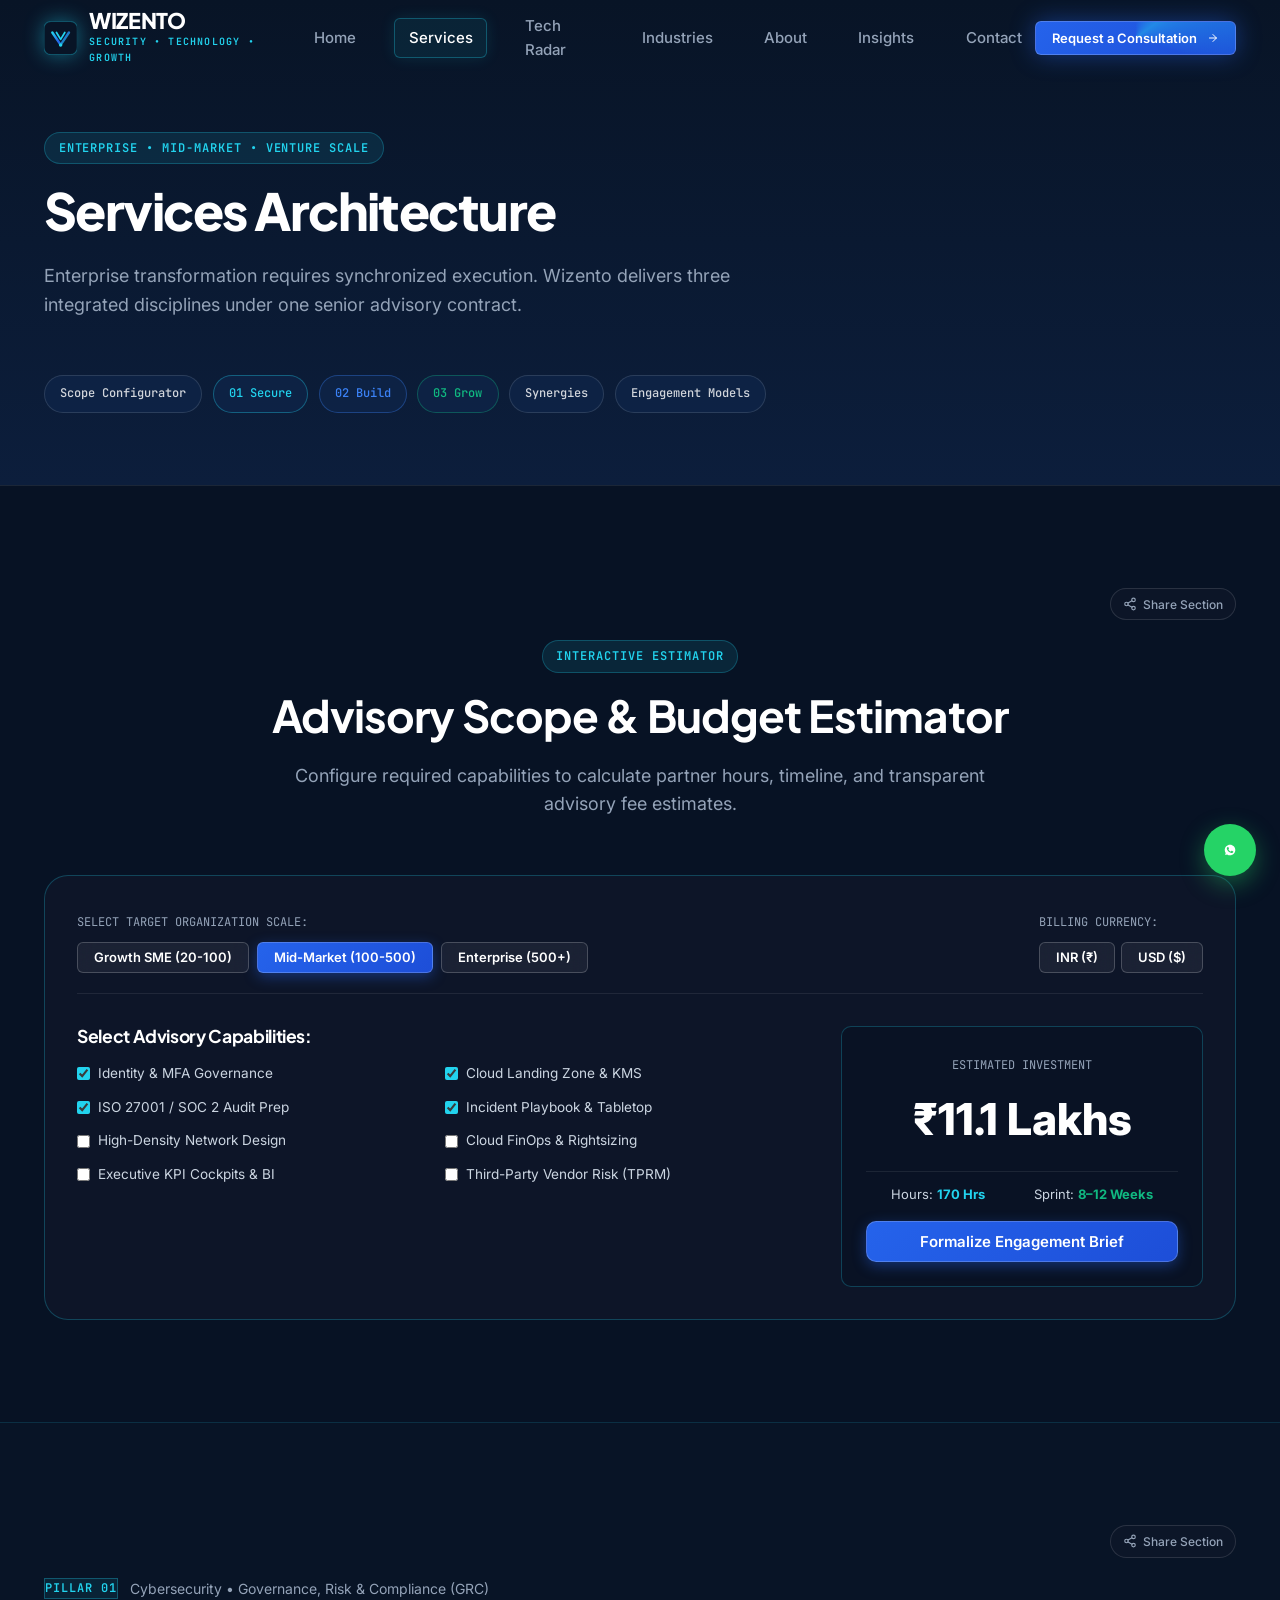
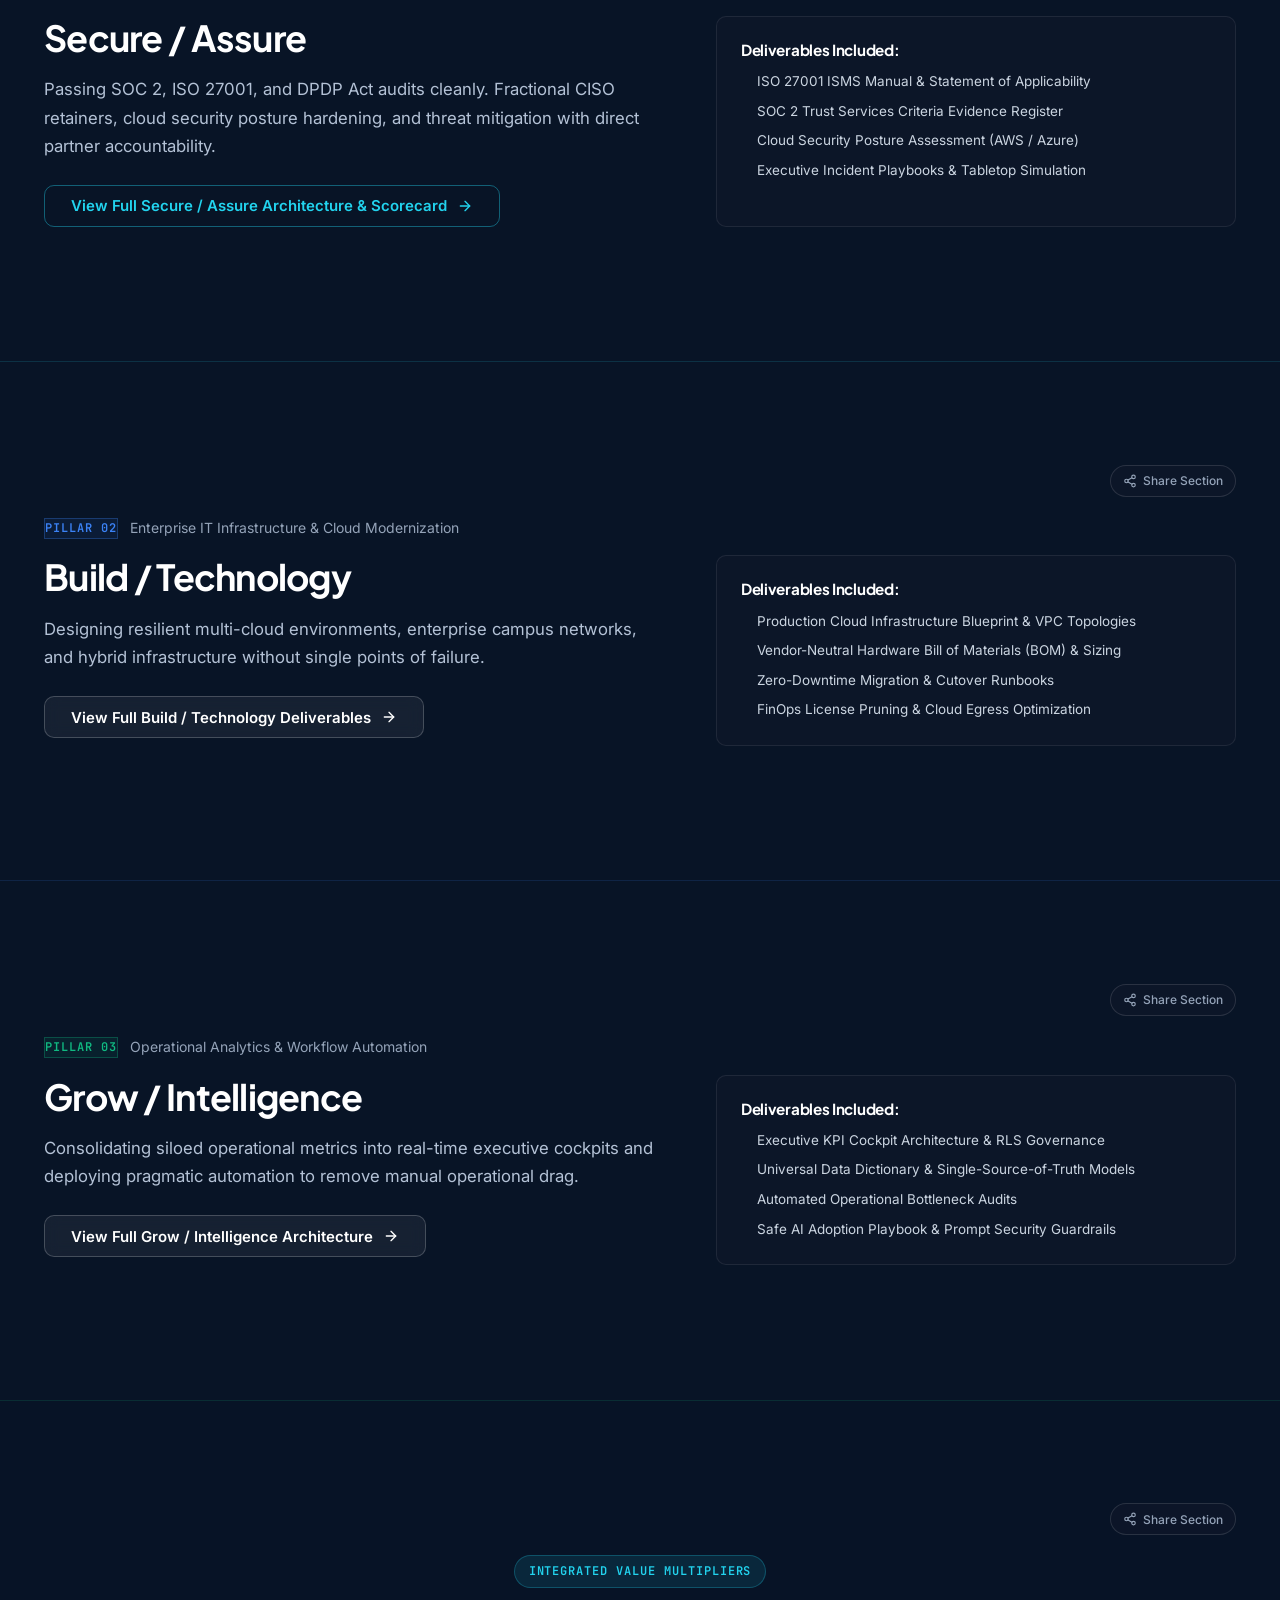
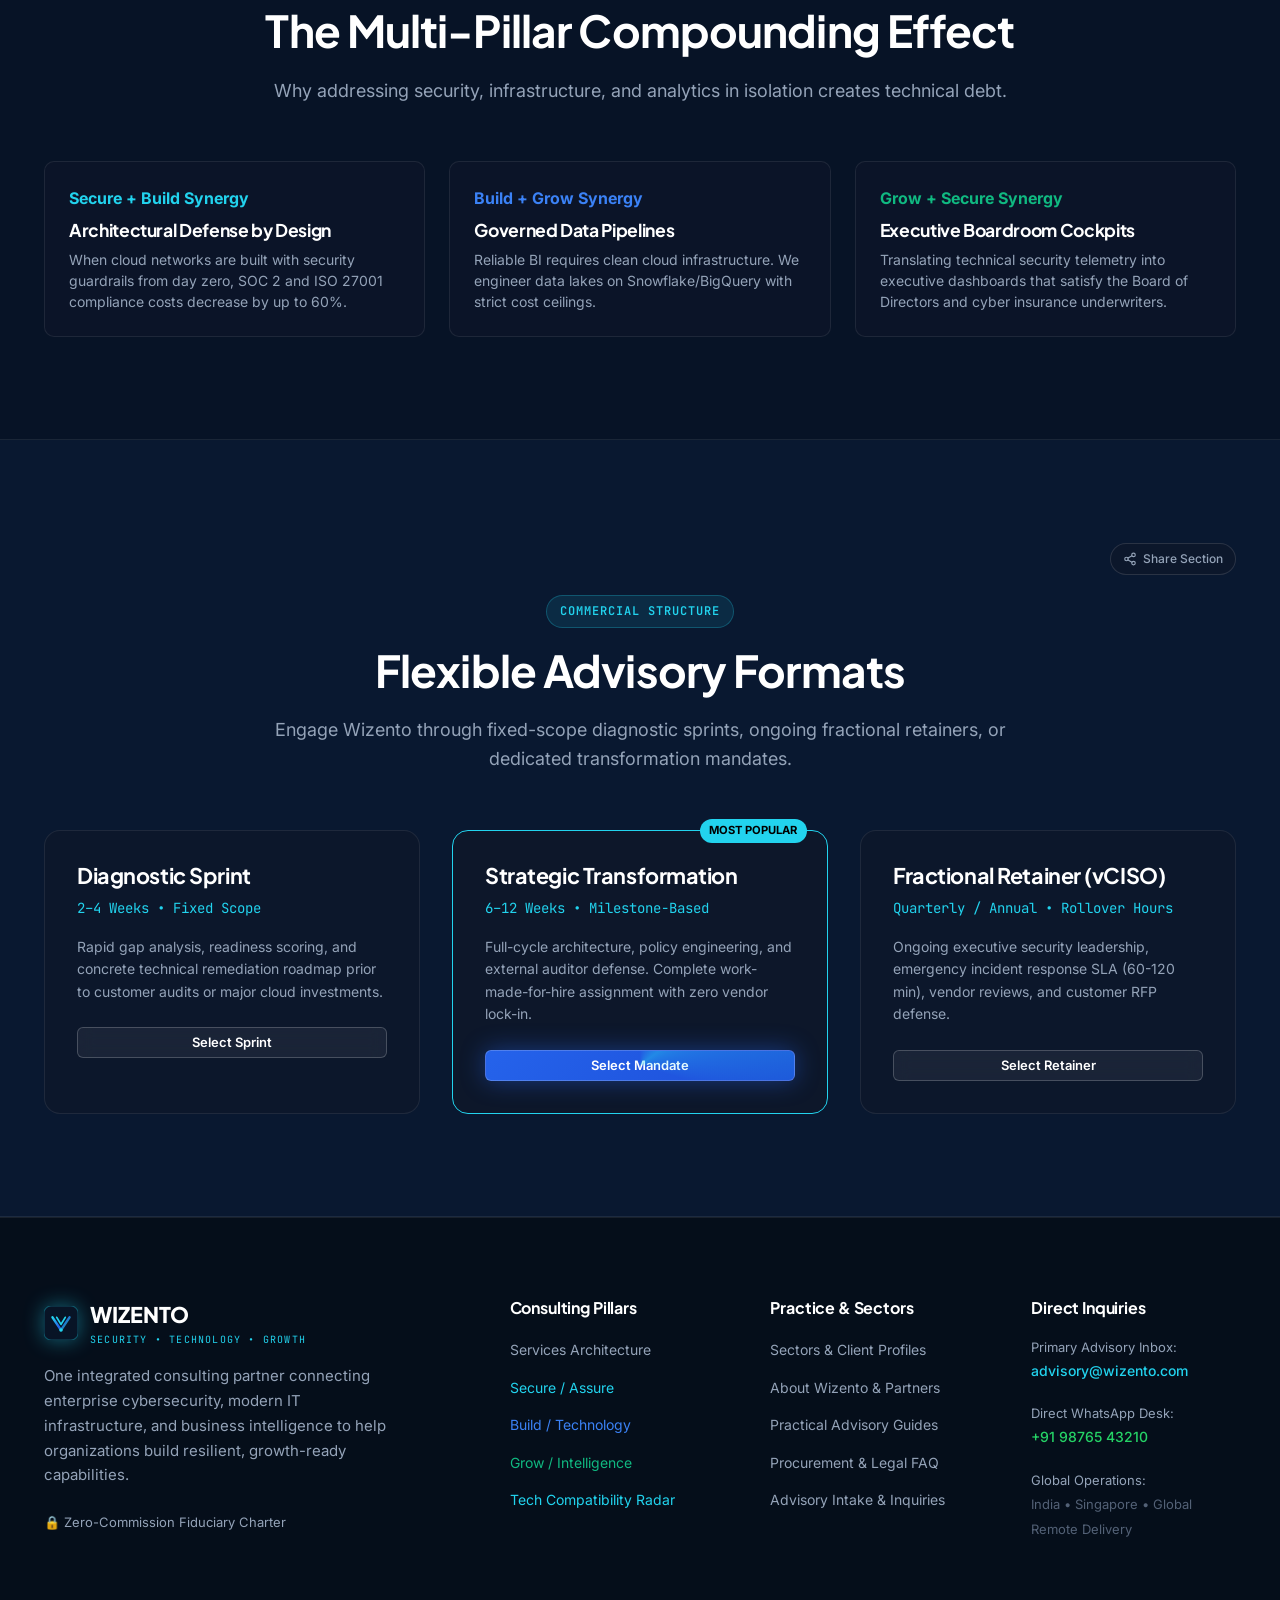
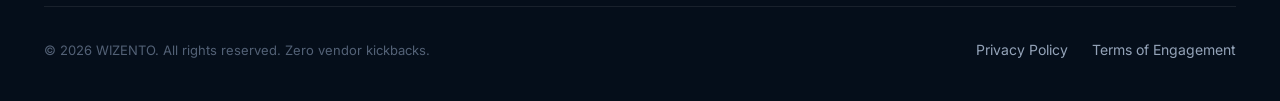
<file: services.html>
<!doctype html>
<html lang="en">
  <head>
    <meta charset="UTF-8" />
    <link rel="icon" type="image/svg+xml" href="favicon.svg" />
    <meta name="viewport" content="width=device-width, initial-scale=1.0" />
    <title>Services Architecture & Consulting Pillars | WIZENTO</title>
    <meta name="description" content="Explore Wizento’s integrated consulting pillars: Secure/Assure, Build/Technology, and Grow/Intelligence." />
    
    <!-- Open Graph -->
    <meta property="og:type" content="website" />
    <meta property="og:title" content="Services Architecture & Consulting Pillars | WIZENTO" />
    <meta property="og:description" content="Explore Wizento’s integrated consulting pillars: Secure/Assure, Build/Technology, and Grow/Intelligence." />
    <meta property="og:url" content="https://wizentoinfosec.com/services" />
    
    <!-- Google Fonts -->
    <link rel="preconnect" href="https://fonts.googleapis.com" />
    <link rel="preconnect" href="https://fonts.gstatic.com" crossorigin />
    <link href="https://fonts.googleapis.com/css2?family=Inter:wght@300;400;500;600;700&family=JetBrains+Mono:wght@400;500;600&family=Plus+Jakarta+Sans:wght@500;600;700;800&display=swap" rel="stylesheet" />
    
    <!-- Clean Self-Contained Stylesheet -->
    <link rel="stylesheet" href="css/style.css" />
  </head>
  <body>
  
    
    <header class="site-header">
      <div class="container header-container">
        <a href="index.html" class="logo" style="display: flex; align-items: center; gap: 0.75rem; text-decoration: none;">
          <svg width="34" height="34" viewBox="0 0 48 48" fill="none" xmlns="http://www.w3.org/2000/svg" style="filter: drop-shadow(0 0 10px rgba(34, 211, 238, 0.45));">
    <rect width="48" height="48" rx="10" fill="#081426" stroke="rgba(34, 211, 238, 0.3)" stroke-width="1.5"/>
    <path d="M12 16L24 34L36 16" stroke="url(#logoGrad)" stroke-width="3.5" stroke-linecap="round" stroke-linejoin="round"/>
    <path d="M18 16L24 26L30 16" stroke="#22D3EE" stroke-width="2.5" stroke-linecap="round" stroke-linejoin="round"/>
    <circle cx="24" cy="34" r="2.5" fill="#22D3EE"/>
    <defs>
      <linearGradient id="logoGrad" x1="12" y1="16" x2="36" y2="34" gradientUnits="userSpaceOnUse">
        <stop stop-color="#22D3EE"/>
        <stop offset="0.5" stop-color="#2563EB"/>
        <stop offset="1" stop-color="#10B981"/>
      </linearGradient>
    </defs>
  </svg>
          <div>
            <div style="font-family: var(--font-display); font-size: 1.35rem; font-weight: 800; letter-spacing: -0.02em; color: var(--color-white); line-height: 1;">
              WIZENTO
            </div>
            <div style="font-family: var(--font-mono); font-size: 0.625rem; font-weight: 600; letter-spacing: 0.12em; color: var(--color-cyan); text-transform: uppercase; margin-top: 2px;">
              Security &bull; Technology &bull; Growth
            </div>
          </div>
        </a>

        <nav class="nav-desktop" aria-label="Main Navigation">
          <a href="index.html" class="nav-link ">Home</a>
          <a href="services.html" class="nav-link active">Services</a>
          <a href="technology.html" class="nav-link ">Tech Radar</a>
          <a href="industries.html" class="nav-link ">Industries</a>
          <a href="about.html" class="nav-link ">About</a>
          <a href="insights.html" class="nav-link ">Insights</a>
          <a href="contact.html" class="nav-link ">Contact</a>
        </nav>

        <div class="header-actions">
          <button type="button" onclick="openConsultationModal('integrated')" class="btn btn-primary btn-sm radiant-glow">
            <span>Request a Consultation</span>
            <svg width="16" height="16" viewBox="0 0 24 24" fill="none" stroke="currentColor" stroke-width="2" stroke-linecap="round" stroke-linejoin="round"><path d="M5 12h14"/><path d="m12 5 7 7-7 7"/></svg>
          </button>
          <button type="button" id="mobile-menu-toggle" class="btn-hamburger" aria-label="Open Navigation Menu" style="display: none; background: transparent; border: none; color: white; cursor: pointer; padding: 0.5rem;">
            <svg width="24" height="24" viewBox="0 0 24 24" fill="none" stroke="currentColor" stroke-width="2"><line x1="4" x2="20" y1="12" y2="12"/><line x1="4" x2="20" y1="6" y2="6"/><line x1="4" x2="20" y1="18" y2="18"/></svg>
          </button>
        </div>
      </div>
    </header>

    <!-- Mobile Drawer -->
    <div id="mobile-drawer" class="mobile-drawer" style="display: none;">
      <div style="display: flex; justify-content: space-between; align-items: center; margin-bottom: 2rem;">
        <span style="font-weight: 700; color: white; font-size: 1.25rem;">Navigation</span>
        <button id="mobile-drawer-close" style="background: transparent; border: none; color: white; font-size: 1.5rem; cursor: pointer;">&times;</button>
      </div>
      <div style="display: flex; flex-direction: column; gap: 1rem;">
        <a href="index.html" style="color: white; text-decoration: none; font-size: 1.15rem; font-weight: 600;">Home</a>
        <a href="services.html" style="color: white; text-decoration: none; font-size: 1.15rem; font-weight: 600;">Services Overview</a>
        <a href="secure-assure.html" style="color: var(--color-cyan); text-decoration: none; padding-left: 1rem; font-size: 0.95rem;">&bull; Secure / Assure</a>
        <a href="build-technology.html" style="color: var(--pillar-build); text-decoration: none; padding-left: 1rem; font-size: 0.95rem;">&bull; Build / Technology</a>
        <a href="grow-intelligence.html" style="color: var(--pillar-grow); text-decoration: none; padding-left: 1rem; font-size: 0.95rem;">&bull; Grow / Intelligence</a>
        <a href="technology.html" style="color: white; text-decoration: none; font-size: 1.15rem; font-weight: 600;">Technology Radar</a>
        <a href="industries.html" style="color: white; text-decoration: none; font-size: 1.15rem; font-weight: 600;">Industries</a>
        <a href="about.html" style="color: white; text-decoration: none; font-size: 1.15rem; font-weight: 600;">About Wizento</a>
        <a href="insights.html" style="color: white; text-decoration: none; font-size: 1.15rem; font-weight: 600;">Insights</a>
        <a href="contact.html" style="color: white; text-decoration: none; font-size: 1.15rem; font-weight: 600;">Contact</a>
      </div>
    </div>
  

    <main>
      <section class="section section-dark" style="padding-top: calc(var(--header-height) + 3.5rem); padding-bottom: 4.5rem; background: linear-gradient(180deg, #081426 0%, #0C1E3C 100%); border-bottom: 1px solid rgba(255, 255, 255, 0.08);">
        <div class="container">
          <div class="section-header left-aligned">
            <div class="section-eyebrow">Enterprise &bull; Mid-Market &bull; Venture Scale</div>
            <h1 style="color: white; margin-bottom: 1.25rem; font-size: clamp(2rem, 4vw, 3.25rem);">Services Architecture</h1>
            <p class="section-subtitle" style="max-width: 860px;">
              Enterprise transformation requires synchronized execution. Wizento delivers three integrated disciplines under one senior advisory contract.
            </p>
          </div>

          <div class="services-nav-strip">
            <a href="#scope-configurator" class="services-nav-anchor"><span>Scope Configurator</span></a>
            <a href="#pillar-secure" class="services-nav-anchor secure"><span>01 Secure</span></a>
            <a href="#pillar-build" class="services-nav-anchor build"><span>02 Build</span></a>
            <a href="#pillar-grow" class="services-nav-anchor grow"><span>03 Grow</span></a>
            <a href="#synergy-matrix" class="services-nav-anchor"><span>Synergies</span></a>
            <a href="#engagement-models" class="services-nav-anchor"><span>Engagement Models</span></a>
          </div>
        </div>
      </section>

      <!-- Scope Configurator -->
      <section id="scope-configurator" class="section section-dark" style="background: #071224; border-bottom: 1px solid rgba(34, 211, 238, 0.15);">
        <div class="container">
          
    <div style="display: flex; justify-content: flex-end; margin-bottom: 1.25rem;">
      <button type="button" class="section-share-btn" data-share-section="scope-configurator" data-share-title="Advisory Scope & Budget Estimator" title="Copy direct link to this section">
        <svg width="14" height="14" viewBox="0 0 24 24" fill="none" stroke="currentColor" stroke-width="2" stroke-linecap="round" stroke-linejoin="round"><circle cx="18" cy="5" r="3"/><circle cx="6" cy="12" r="3"/><circle cx="18" cy="19" r="3"/><line x1="8.59" x2="15.42" y1="13.51" y2="17.49"/><line x1="15.41" x2="8.59" y1="6.51" y2="10.49"/></svg>
        <span>Share Section</span>
      </button>
    </div>
  
          <div class="section-header">
            <div class="section-eyebrow">Interactive Estimator</div>
            <h2 class="section-title">Advisory Scope &amp; Budget Estimator</h2>
            <p class="section-subtitle">Configure required capabilities to calculate partner hours, timeline, and transparent advisory fee estimates.</p>
          </div>

          <div id="scope-estimator-root" style="background: rgba(15, 23, 42, 0.85); border: 1px solid rgba(34, 211, 238, 0.25); border-radius: var(--radius-xl); padding: 2rem;">
            <div style="display: flex; justify-content: space-between; align-items: center; flex-wrap: wrap; gap: 1rem; margin-bottom: 2rem; border-bottom: 1px solid rgba(255,255,255,0.08); padding-bottom: 1.25rem;">
              <div>
                <span style="font-size: 0.75rem; color: #94A3B8; text-transform: uppercase; font-family: var(--font-mono);">Select Target Organization Scale:</span>
                <div style="display: flex; gap: 0.5rem; margin-top: 0.5rem;">
                  <button type="button" class="btn btn-sm btn-secondary persona-btn" data-persona="startup">Growth SME (20-100)</button>
                  <button type="button" class="btn btn-sm btn-primary persona-btn active" data-persona="growth">Mid-Market (100-500)</button>
                  <button type="button" class="btn btn-sm btn-secondary persona-btn" data-persona="enterprise">Enterprise (500+)</button>
                </div>
              </div>

              <div>
                <span style="font-size: 0.75rem; color: #94A3B8; text-transform: uppercase; font-family: var(--font-mono);">Billing Currency:</span>
                <div style="display: flex; gap: 0.35rem; margin-top: 0.5rem;">
                  <button type="button" class="btn btn-sm btn-secondary currency-toggle-btn active" data-currency="INR">INR (₹)</button>
                  <button type="button" class="btn btn-sm btn-secondary currency-toggle-btn" data-currency="USD">USD ($)</button>
                </div>
              </div>
            </div>

            <div style="display: grid; grid-template-columns: 2fr 1fr; gap: 2.5rem;">
              <div>
                <h4 style="color: white; font-size: 1.1rem; margin-bottom: 1rem;">Select Advisory Capabilities:</h4>
                <div style="display: grid; grid-template-columns: 1fr 1fr; gap: 0.75rem;">
                  <label style="display: flex; align-items: center; gap: 0.5rem; color: #CBD5E1; font-size: 0.85rem; cursor: pointer;">
                    <input type="checkbox" class="scope-cap-checkbox" value="iam" checked style="accent-color: #22D3EE;" />
                    <span>Identity &amp; MFA Governance</span>
                  </label>
                  <label style="display: flex; align-items: center; gap: 0.5rem; color: #CBD5E1; font-size: 0.85rem; cursor: pointer;">
                    <input type="checkbox" class="scope-cap-checkbox" value="cloud" checked style="accent-color: #22D3EE;" />
                    <span>Cloud Landing Zone &amp; KMS</span>
                  </label>
                  <label style="display: flex; align-items: center; gap: 0.5rem; color: #CBD5E1; font-size: 0.85rem; cursor: pointer;">
                    <input type="checkbox" class="scope-cap-checkbox" value="soc2" checked style="accent-color: #22D3EE;" />
                    <span>ISO 27001 / SOC 2 Audit Prep</span>
                  </label>
                  <label style="display: flex; align-items: center; gap: 0.5rem; color: #CBD5E1; font-size: 0.85rem; cursor: pointer;">
                    <input type="checkbox" class="scope-cap-checkbox" value="incident" checked style="accent-color: #22D3EE;" />
                    <span>Incident Playbook &amp; Tabletop</span>
                  </label>
                  <label style="display: flex; align-items: center; gap: 0.5rem; color: #CBD5E1; font-size: 0.85rem; cursor: pointer;">
                    <input type="checkbox" class="scope-cap-checkbox" value="network" style="accent-color: #22D3EE;" />
                    <span>High-Density Network Design</span>
                  </label>
                  <label style="display: flex; align-items: center; gap: 0.5rem; color: #CBD5E1; font-size: 0.85rem; cursor: pointer;">
                    <input type="checkbox" class="scope-cap-checkbox" value="finops" style="accent-color: #22D3EE;" />
                    <span>Cloud FinOps &amp; Rightsizing</span>
                  </label>
                  <label style="display: flex; align-items: center; gap: 0.5rem; color: #CBD5E1; font-size: 0.85rem; cursor: pointer;">
                    <input type="checkbox" class="scope-cap-checkbox" value="bi" style="accent-color: #22D3EE;" />
                    <span>Executive KPI Cockpits &amp; BI</span>
                  </label>
                  <label style="display: flex; align-items: center; gap: 0.5rem; color: #CBD5E1; font-size: 0.85rem; cursor: pointer;">
                    <input type="checkbox" class="scope-cap-checkbox" value="tprm" style="accent-color: #22D3EE;" />
                    <span>Third-Party Vendor Risk (TPRM)</span>
                  </label>
                </div>
              </div>

              <div style="background: rgba(10, 18, 36, 0.95); border: 1px solid rgba(34,211,238,0.25); border-radius: var(--radius-md); padding: 1.5rem; text-align: center; display: flex; flex-direction: column; justify-content: space-between;">
                <div>
                  <span style="font-size: 0.75rem; color: #94A3B8; text-transform: uppercase; font-family: var(--font-mono);">Estimated Investment</span>
                  <div id="estimator-fee-display" style="font-size: 2.75rem; font-weight: 800; color: white; margin: 0.5rem 0;">₹11.1 Lakhs</div>
                  <div style="display: flex; justify-content: space-around; margin: 1rem 0; font-size: 0.8125rem; color: #CBD5E1; border-top: 1px solid rgba(255,255,255,0.08); padding-top: 0.75rem;">
                    <div>Hours: <strong id="estimator-hours-display" style="color: var(--color-cyan);">170 Hrs</strong></div>
                    <div>Sprint: <strong id="estimator-duration-display" style="color: #10B981;">8–12 Weeks</strong></div>
                  </div>
                </div>

                <button type="button" onclick="openConsultationModal('integrated', '[ESTIMATOR PRE-FILL] Estimated Scope: ' + document.getElementById('estimator-hours-display').textContent + ' | Fee: ' + document.getElementById('estimator-fee-display').textContent)" class="btn btn-primary" style="width: 100%; justify-content: center;">
                  <span>Formalize Engagement Brief</span>
                </button>
              </div>
            </div>
          </div>
        </div>
      </section>

      <!-- Pillar 01 Section -->
      <section id="pillar-secure" class="section section-dark" style="background: #081426; border-bottom: 1px solid rgba(34, 211, 238, 0.15);">
        <div class="container">
          
    <div style="display: flex; justify-content: flex-end; margin-bottom: 1.25rem;">
      <button type="button" class="section-share-btn" data-share-section="pillar-secure" data-share-title="Pillar 01: Secure / Assure" title="Copy direct link to this section">
        <svg width="14" height="14" viewBox="0 0 24 24" fill="none" stroke="currentColor" stroke-width="2" stroke-linecap="round" stroke-linejoin="round"><circle cx="18" cy="5" r="3"/><circle cx="6" cy="12" r="3"/><circle cx="18" cy="19" r="3"/><line x1="8.59" x2="15.42" y1="13.51" y2="17.49"/><line x1="15.41" x2="8.59" y1="6.51" y2="10.49"/></svg>
        <span>Share Section</span>
      </button>
    </div>
  
          <div style="display: flex; align-items: center; gap: 0.75rem; margin-bottom: 1rem;">
            <span class="mono-tag" style="background: var(--pillar-secure-bg); color: var(--pillar-secure); border: 1px solid var(--pillar-secure-border);">PILLAR 01</span>
            <span style="color: var(--color-slate-light); font-size: 0.875rem;">Cybersecurity &bull; Governance, Risk &amp; Compliance (GRC)</span>
          </div>

          <div style="display: grid; grid-template-columns: 1.2fr 1fr; gap: 3rem; margin-bottom: 2rem;">
            <div>
              <h2 style="font-size: 2.25rem; color: white; margin-bottom: 1rem;">Secure / Assure</h2>
              <p style="color: #B4C2D6; font-size: 1.05rem; line-height: 1.7; margin-bottom: 1.5rem;">
                Passing SOC 2, ISO 27001, and DPDP Act audits cleanly. Fractional CISO retainers, cloud security posture hardening, and threat mitigation with direct partner accountability.
              </p>
              <a href="secure-assure.html" class="btn btn-outline-cyan">
                <span>View Full Secure / Assure Architecture &amp; Scorecard</span>
                <svg width="16" height="16" viewBox="0 0 24 24" fill="none" stroke="currentColor" stroke-width="2" stroke-linecap="round" stroke-linejoin="round"><path d="M5 12h14"/><path d="m12 5 7 7-7 7"/></svg>
              </a>
            </div>

            <div style="background: rgba(15, 23, 42, 0.7); border: 1px solid rgba(255, 255, 255, 0.08); border-radius: var(--radius-md); padding: 1.5rem;">
              <h4 style="color: white; font-size: 0.95rem; margin-bottom: 0.75rem;">Deliverables Included:</h4>
              <ul style="color: #CBD5E1; font-size: 0.84375rem; display: flex; flex-direction: column; gap: 0.5rem; padding-left: 1rem;">
                <li>ISO 27001 ISMS Manual &amp; Statement of Applicability</li>
                <li>SOC 2 Trust Services Criteria Evidence Register</li>
                <li>Cloud Security Posture Assessment (AWS / Azure)</li>
                <li>Executive Incident Playbooks &amp; Tabletop Simulation</li>
              </ul>
            </div>
          </div>
        </div>
      </section>

      <!-- Pillar 02 Section -->
      <section id="pillar-build" class="section section-dark" style="background: #081426; border-bottom: 1px solid rgba(59, 130, 246, 0.15);">
        <div class="container">
          
    <div style="display: flex; justify-content: flex-end; margin-bottom: 1.25rem;">
      <button type="button" class="section-share-btn" data-share-section="pillar-build" data-share-title="Pillar 02: Build / Technology" title="Copy direct link to this section">
        <svg width="14" height="14" viewBox="0 0 24 24" fill="none" stroke="currentColor" stroke-width="2" stroke-linecap="round" stroke-linejoin="round"><circle cx="18" cy="5" r="3"/><circle cx="6" cy="12" r="3"/><circle cx="18" cy="19" r="3"/><line x1="8.59" x2="15.42" y1="13.51" y2="17.49"/><line x1="15.41" x2="8.59" y1="6.51" y2="10.49"/></svg>
        <span>Share Section</span>
      </button>
    </div>
  
          <div style="display: flex; align-items: center; gap: 0.75rem; margin-bottom: 1rem;">
            <span class="mono-tag" style="background: var(--pillar-build-bg); color: var(--pillar-build); border: 1px solid var(--pillar-build-border);">PILLAR 02</span>
            <span style="color: var(--color-slate-light); font-size: 0.875rem;">Enterprise IT Infrastructure &amp; Cloud Modernization</span>
          </div>

          <div style="display: grid; grid-template-columns: 1.2fr 1fr; gap: 3rem; margin-bottom: 2rem;">
            <div>
              <h2 style="font-size: 2.25rem; color: white; margin-bottom: 1rem;">Build / Technology</h2>
              <p style="color: #B4C2D6; font-size: 1.05rem; line-height: 1.7; margin-bottom: 1.5rem;">
                Designing resilient multi-cloud environments, enterprise campus networks, and hybrid infrastructure without single points of failure.
              </p>
              <a href="build-technology.html" class="btn btn-secondary">
                <span>View Full Build / Technology Deliverables</span>
                <svg width="16" height="16" viewBox="0 0 24 24" fill="none" stroke="currentColor" stroke-width="2" stroke-linecap="round" stroke-linejoin="round"><path d="M5 12h14"/><path d="m12 5 7 7-7 7"/></svg>
              </a>
            </div>

            <div style="background: rgba(15, 23, 42, 0.7); border: 1px solid rgba(255, 255, 255, 0.08); border-radius: var(--radius-md); padding: 1.5rem;">
              <h4 style="color: white; font-size: 0.95rem; margin-bottom: 0.75rem;">Deliverables Included:</h4>
              <ul style="color: #CBD5E1; font-size: 0.84375rem; display: flex; flex-direction: column; gap: 0.5rem; padding-left: 1rem;">
                <li>Production Cloud Infrastructure Blueprint &amp; VPC Topologies</li>
                <li>Vendor-Neutral Hardware Bill of Materials (BOM) &amp; Sizing</li>
                <li>Zero-Downtime Migration &amp; Cutover Runbooks</li>
                <li>FinOps License Pruning &amp; Cloud Egress Optimization</li>
              </ul>
            </div>
          </div>
        </div>
      </section>

      <!-- Pillar 03 Section -->
      <section id="pillar-grow" class="section section-dark" style="background: #081426; border-bottom: 1px solid rgba(16, 185, 129, 0.15);">
        <div class="container">
          
    <div style="display: flex; justify-content: flex-end; margin-bottom: 1.25rem;">
      <button type="button" class="section-share-btn" data-share-section="pillar-grow" data-share-title="Pillar 03: Grow / Intelligence" title="Copy direct link to this section">
        <svg width="14" height="14" viewBox="0 0 24 24" fill="none" stroke="currentColor" stroke-width="2" stroke-linecap="round" stroke-linejoin="round"><circle cx="18" cy="5" r="3"/><circle cx="6" cy="12" r="3"/><circle cx="18" cy="19" r="3"/><line x1="8.59" x2="15.42" y1="13.51" y2="17.49"/><line x1="15.41" x2="8.59" y1="6.51" y2="10.49"/></svg>
        <span>Share Section</span>
      </button>
    </div>
  
          <div style="display: flex; align-items: center; gap: 0.75rem; margin-bottom: 1rem;">
            <span class="mono-tag" style="background: var(--pillar-grow-bg); color: var(--pillar-grow); border: 1px solid var(--pillar-grow-border);">PILLAR 03</span>
            <span style="color: var(--color-slate-light); font-size: 0.875rem;">Operational Analytics &amp; Workflow Automation</span>
          </div>

          <div style="display: grid; grid-template-columns: 1.2fr 1fr; gap: 3rem; margin-bottom: 2rem;">
            <div>
              <h2 style="font-size: 2.25rem; color: white; margin-bottom: 1rem;">Grow / Intelligence</h2>
              <p style="color: #B4C2D6; font-size: 1.05rem; line-height: 1.7; margin-bottom: 1.5rem;">
                Consolidating siloed operational metrics into real-time executive cockpits and deploying pragmatic automation to remove manual operational drag.
              </p>
              <a href="grow-intelligence.html" class="btn btn-secondary">
                <span>View Full Grow / Intelligence Architecture</span>
                <svg width="16" height="16" viewBox="0 0 24 24" fill="none" stroke="currentColor" stroke-width="2" stroke-linecap="round" stroke-linejoin="round"><path d="M5 12h14"/><path d="m12 5 7 7-7 7"/></svg>
              </a>
            </div>

            <div style="background: rgba(15, 23, 42, 0.7); border: 1px solid rgba(255, 255, 255, 0.08); border-radius: var(--radius-md); padding: 1.5rem;">
              <h4 style="color: white; font-size: 0.95rem; margin-bottom: 0.75rem;">Deliverables Included:</h4>
              <ul style="color: #CBD5E1; font-size: 0.84375rem; display: flex; flex-direction: column; gap: 0.5rem; padding-left: 1rem;">
                <li>Executive KPI Cockpit Architecture &amp; RLS Governance</li>
                <li>Universal Data Dictionary &amp; Single-Source-of-Truth Models</li>
                <li>Automated Operational Bottleneck Audits</li>
                <li>Safe AI Adoption Playbook &amp; Prompt Security Guardrails</li>
              </ul>
            </div>
          </div>
        </div>
      </section>

      <!-- Synergies Section -->
      <section id="synergy-matrix" class="section section-dark" style="background: #071326; border-bottom: 1px solid rgba(255, 255, 255, 0.08);">
        <div class="container">
          
    <div style="display: flex; justify-content: flex-end; margin-bottom: 1.25rem;">
      <button type="button" class="section-share-btn" data-share-section="synergy-matrix" data-share-title="Cross-Pillar Synergy Matrix" title="Copy direct link to this section">
        <svg width="14" height="14" viewBox="0 0 24 24" fill="none" stroke="currentColor" stroke-width="2" stroke-linecap="round" stroke-linejoin="round"><circle cx="18" cy="5" r="3"/><circle cx="6" cy="12" r="3"/><circle cx="18" cy="19" r="3"/><line x1="8.59" x2="15.42" y1="13.51" y2="17.49"/><line x1="15.41" x2="8.59" y1="6.51" y2="10.49"/></svg>
        <span>Share Section</span>
      </button>
    </div>
  
          <div class="section-header">
            <div class="section-eyebrow">Integrated Value Multipliers</div>
            <h2 class="section-title">The Multi-Pillar Compounding Effect</h2>
            <p class="section-subtitle">Why addressing security, infrastructure, and analytics in isolation creates technical debt.</p>
          </div>

          <div style="display: grid; grid-template-columns: repeat(auto-fit, minmax(300px, 1fr)); gap: 1.5rem;">
            <div style="background: rgba(15, 23, 42, 0.6); border: 1px solid rgba(255, 255, 255, 0.08); border-radius: var(--radius-md); padding: 1.5rem;">
              <div style="color: var(--color-cyan); font-weight: 700; margin-bottom: 0.5rem;">Secure + Build Synergy</div>
              <h4 style="color: white; font-size: 1.1rem; margin-bottom: 0.5rem;">Architectural Defense by Design</h4>
              <p style="color: #94A3B8; font-size: 0.875rem; line-height: 1.5;">
                When cloud networks are built with security guardrails from day zero, SOC 2 and ISO 27001 compliance costs decrease by up to 60%.
              </p>
            </div>
            <div style="background: rgba(15, 23, 42, 0.6); border: 1px solid rgba(255, 255, 255, 0.08); border-radius: var(--radius-md); padding: 1.5rem;">
              <div style="color: var(--pillar-build); font-weight: 700; margin-bottom: 0.5rem;">Build + Grow Synergy</div>
              <h4 style="color: white; font-size: 1.1rem; margin-bottom: 0.5rem;">Governed Data Pipelines</h4>
              <p style="color: #94A3B8; font-size: 0.875rem; line-height: 1.5;">
                Reliable BI requires clean cloud infrastructure. We engineer data lakes on Snowflake/BigQuery with strict cost ceilings.
              </p>
            </div>
            <div style="background: rgba(15, 23, 42, 0.6); border: 1px solid rgba(255, 255, 255, 0.08); border-radius: var(--radius-md); padding: 1.5rem;">
              <div style="color: var(--pillar-grow); font-weight: 700; margin-bottom: 0.5rem;">Grow + Secure Synergy</div>
              <h4 style="color: white; font-size: 1.1rem; margin-bottom: 0.5rem;">Executive Boardroom Cockpits</h4>
              <p style="color: #94A3B8; font-size: 0.875rem; line-height: 1.5;">
                Translating technical security telemetry into executive dashboards that satisfy the Board of Directors and cyber insurance underwriters.
              </p>
            </div>
          </div>
        </div>
      </section>

      <!-- Engagement Models -->
      <section id="engagement-models" class="section section-dark" style="background: #091830; border-bottom: 1px solid rgba(255, 255, 255, 0.08);">
        <div class="container">
          
    <div style="display: flex; justify-content: flex-end; margin-bottom: 1.25rem;">
      <button type="button" class="section-share-btn" data-share-section="engagement-models" data-share-title="Tiered Engagement Models" title="Copy direct link to this section">
        <svg width="14" height="14" viewBox="0 0 24 24" fill="none" stroke="currentColor" stroke-width="2" stroke-linecap="round" stroke-linejoin="round"><circle cx="18" cy="5" r="3"/><circle cx="6" cy="12" r="3"/><circle cx="18" cy="19" r="3"/><line x1="8.59" x2="15.42" y1="13.51" y2="17.49"/><line x1="15.41" x2="8.59" y1="6.51" y2="10.49"/></svg>
        <span>Share Section</span>
      </button>
    </div>
  
          <div class="section-header">
            <div class="section-eyebrow">Commercial Structure</div>
            <h2 class="section-title">Flexible Advisory Formats</h2>
            <p class="section-subtitle">Engage Wizento through fixed-scope diagnostic sprints, ongoing fractional retainers, or dedicated transformation mandates.</p>
          </div>

          <div style="display: grid; grid-template-columns: repeat(auto-fit, minmax(300px, 1fr)); gap: 2rem;">
            <div style="background: rgba(15, 23, 42, 0.7); border: 1px solid rgba(255, 255, 255, 0.08); border-radius: var(--radius-lg); padding: 2rem;">
              <h3 style="color: white; font-size: 1.35rem; margin-bottom: 0.5rem;">Diagnostic Sprint</h3>
              <p style="color: var(--color-cyan); font-family: var(--font-mono); font-size: 0.875rem; margin-bottom: 1rem;">2–4 Weeks &bull; Fixed Scope</p>
              <p style="color: #94A3B8; font-size: 0.875rem; line-height: 1.6; margin-bottom: 1.5rem;">Rapid gap analysis, readiness scoring, and concrete technical remediation roadmap prior to customer audits or major cloud investments.</p>
              <button type="button" onclick="openConsultationModal('integrated', 'Requesting Diagnostic Sprint')" class="btn btn-secondary btn-sm" style="width: 100%; justify-content: center;">Select Sprint</button>
            </div>

            <div style="background: rgba(15, 23, 42, 0.85); border: 1px solid var(--color-cyan); border-radius: var(--radius-lg); padding: 2rem; position: relative;">
              <span style="position: absolute; top: -12px; right: 20px; background: var(--color-cyan); color: black; font-size: 0.7rem; font-weight: 700; padding: 0.2rem 0.6rem; border-radius: 999px;">MOST POPULAR</span>
              <h3 style="color: white; font-size: 1.35rem; margin-bottom: 0.5rem;">Strategic Transformation</h3>
              <p style="color: var(--color-cyan); font-family: var(--font-mono); font-size: 0.875rem; margin-bottom: 1rem;">6–12 Weeks &bull; Milestone-Based</p>
              <p style="color: #94A3B8; font-size: 0.875rem; line-height: 1.6; margin-bottom: 1.5rem;">Full-cycle architecture, policy engineering, and external auditor defense. Complete work-made-for-hire assignment with zero vendor lock-in.</p>
              <button type="button" onclick="openConsultationModal('integrated', 'Requesting Strategic Transformation')" class="btn btn-primary btn-sm radiant-glow" style="width: 100%; justify-content: center;">Select Mandate</button>
            </div>

            <div style="background: rgba(15, 23, 42, 0.7); border: 1px solid rgba(255, 255, 255, 0.08); border-radius: var(--radius-lg); padding: 2rem;">
              <h3 style="color: white; font-size: 1.35rem; margin-bottom: 0.5rem;">Fractional Retainer (vCISO)</h3>
              <p style="color: var(--color-cyan); font-family: var(--font-mono); font-size: 0.875rem; margin-bottom: 1rem;">Quarterly / Annual &bull; Rollover Hours</p>
              <p style="color: #94A3B8; font-size: 0.875rem; line-height: 1.6; margin-bottom: 1.5rem;">Ongoing executive security leadership, emergency incident response SLA (60-120 min), vendor reviews, and customer RFP defense.</p>
              <button type="button" onclick="openConsultationModal('secure', 'Requesting Fractional vCISO Retainer')" class="btn btn-secondary btn-sm" style="width: 100%; justify-content: center;">Select Retainer</button>
            </div>
          </div>
        </div>
      </section>
    </main>

    
    <footer class="site-footer">
      <div class="container">
        <div class="footer-top">
          <div class="footer-brand-col">
            <div style="display: flex; align-items: center; gap: 0.75rem;">
              <svg width="34" height="34" viewBox="0 0 48 48" fill="none" xmlns="http://www.w3.org/2000/svg" style="filter: drop-shadow(0 0 10px rgba(34, 211, 238, 0.45));">
    <rect width="48" height="48" rx="10" fill="#081426" stroke="rgba(34, 211, 238, 0.3)" stroke-width="1.5"/>
    <path d="M12 16L24 34L36 16" stroke="url(#logoGrad)" stroke-width="3.5" stroke-linecap="round" stroke-linejoin="round"/>
    <path d="M18 16L24 26L30 16" stroke="#22D3EE" stroke-width="2.5" stroke-linecap="round" stroke-linejoin="round"/>
    <circle cx="24" cy="34" r="2.5" fill="#22D3EE"/>
    <defs>
      <linearGradient id="logoGrad" x1="12" y1="16" x2="36" y2="34" gradientUnits="userSpaceOnUse">
        <stop stop-color="#22D3EE"/>
        <stop offset="0.5" stop-color="#2563EB"/>
        <stop offset="1" stop-color="#10B981"/>
      </linearGradient>
    </defs>
  </svg>
              <div>
                <div style="font-family: var(--font-display); font-size: 1.35rem; font-weight: 800; color: white;">WIZENTO</div>
                <div style="font-family: var(--font-mono); font-size: 0.625rem; color: var(--color-cyan); letter-spacing: 0.12em; text-transform: uppercase;">Security &bull; Technology &bull; Growth</div>
              </div>
            </div>
            <p class="footer-desc" style="margin-top: 1rem;">
              One integrated consulting partner connecting enterprise cybersecurity, modern IT infrastructure, and business intelligence to help organizations build resilient, growth-ready capabilities.
            </p>
            <div style="display: flex; align-items: center; gap: 0.5rem; margin-top: 1rem; color: var(--color-slate-light); font-size: 0.8125rem;">
              <span>🔒 Zero-Commission Fiduciary Charter</span>
            </div>
          </div>

          <div>
            <h4 class="footer-col-title">Consulting Pillars</h4>
            <ul class="footer-links">
              <li><a href="services.html" class="footer-link">Services Architecture</a></li>
              <li><a href="secure-assure.html" class="footer-link" style="color: var(--pillar-secure);">Secure / Assure</a></li>
              <li><a href="build-technology.html" class="footer-link" style="color: var(--pillar-build);">Build / Technology</a></li>
              <li><a href="grow-intelligence.html" class="footer-link" style="color: var(--pillar-grow);">Grow / Intelligence</a></li>
              <li><a href="technology.html" class="footer-link" style="color: var(--color-cyan);">Tech Compatibility Radar</a></li>
            </ul>
          </div>

          <div>
            <h4 class="footer-col-title">Practice &amp; Sectors</h4>
            <ul class="footer-links">
              <li><a href="industries.html" class="footer-link">Sectors &amp; Client Profiles</a></li>
              <li><a href="about.html" class="footer-link">About Wizento &amp; Partners</a></li>
              <li><a href="insights.html" class="footer-link">Practical Advisory Guides</a></li>
              <li><a href="contact.html#procurement-faq" class="footer-link">Procurement &amp; Legal FAQ</a></li>
              <li><a href="contact.html" class="footer-link">Advisory Intake &amp; Inquiries</a></li>
            </ul>
          </div>

          <div>
            <h4 class="footer-col-title">Direct Inquiries</h4>
            <ul class="footer-links">
              <li>
                <span style="font-size: 0.8125rem; color: var(--color-slate-light); display: block;">Primary Advisory Inbox:</span>
                <a href="mailto:advisory@wizento.com" class="footer-link" style="color: var(--color-cyan); font-weight: 500;">
                  advisory@wizento.com
                </a>
              </li>
              <li style="margin-top: 0.5rem;">
                <span style="font-size: 0.8125rem; color: var(--color-slate-light); display: block;">Direct WhatsApp Desk:</span>
                <a href="https://wa.me/919876543210" target="_blank" class="footer-link" style="color: #25D366; font-weight: 500;">
                  +91 98765 43210
                </a>
              </li>
              <li style="margin-top: 0.5rem;">
                <span style="font-size: 0.8125rem; color: var(--color-slate-light); display: block;">Global Operations:</span>
                <span style="font-size: 0.8125rem; color: var(--color-slate);">India &bull; Singapore &bull; Global Remote Delivery</span>
              </li>
            </ul>
          </div>
        </div>

        <div class="footer-bottom">
          <div>&copy; 2026 WIZENTO. All rights reserved. Zero vendor kickbacks.</div>
          <div class="footer-legal-links">
            <a href="privacy.html" class="footer-link">Privacy Policy</a>
            <a href="terms.html" class="footer-link">Terms of Engagement</a>
          </div>
        </div>
      </div>
    </footer>

    <!-- Global Floating Action Widgets -->
    <button type="button" id="scroll-to-top" class="scroll-to-top-btn" title="Scroll to top" aria-label="Scroll to top" style="position: fixed; bottom: 84px; right: 24px; width: 44px; height: 44px; border-radius: 50%; background: #0A1B36; border: 1px solid rgba(34,211,238,0.3); color: #22D3EE; display: flex; align-items: center; justify-content: center; cursor: pointer; z-index: 99; opacity: 0; visibility: hidden; transition: all 0.25s ease;">
      <svg width="20" height="20" viewBox="0 0 24 24" fill="none" stroke="currentColor" stroke-width="2.5"><polyline points="18 15 12 9 6 15"/></svg>
    </button>

    <div style="position: fixed; bottom: 24px; right: 24px; z-index: 100;">
      <div id="whatsapp-popup" style="display: none; position: absolute; bottom: 64px; right: 0; width: 310px; background: #091527; border: 1px solid rgba(37,211,102,0.35); border-radius: 12px; padding: 1.25rem; box-shadow: 0 15px 35px rgba(0,0,0,0.6); animation: fadeIn 0.2s ease-out;">
        <div style="display: flex; justify-content: space-between; align-items: center; margin-bottom: 0.75rem;">
          <div style="display: flex; align-items: center; gap: 0.5rem;">
            <div style="width: 10px; height: 10px; border-radius: 50%; background: #25D366;"></div>
            <strong style="color: white; font-size: 0.9375rem;">Partner Advisory Desk</strong>
          </div>
          <button id="whatsapp-popup-close" style="background: none; border: none; color: #94A3B8; font-size: 1.25rem; cursor: pointer;">&times;</button>
        </div>
        <p style="color: #CBD5E1; font-size: 0.8125rem; line-height: 1.5; margin-bottom: 1rem;">
          Connect directly with a Wizento consulting partner on WhatsApp for quick scoping questions or confidential discussions.
        </p>
        <a href="https://wa.me/919876543210?text=Hello%20Wizento%20team%2C%20I%20would%20like%20to%20enquire%20about%20your%20consulting%20advisory%20services." target="_blank" class="btn btn-primary btn-sm" style="background: #25D366; border-color: #25D366; color: black; font-weight: 600; width: 100%; justify-content: center; text-decoration: none;">
          <svg width="22" height="22" viewBox="0 0 24 24" fill="currentColor"><path d="M12.031 6.172c-3.181 0-5.767 2.586-5.768 5.766-.001 1.298.38 2.27 1.019 3.287l-.582 2.128 2.182-.573c.978.58 1.911.928 3.145.929 3.178 0 5.767-2.587 5.768-5.766.001-3.187-2.575-5.77-5.764-5.771zm3.392 8.244c-.144.405-.837.774-1.17.824-.299.045-.677.063-1.092-.069-.252-.08-.575-.187-.988-.365-1.739-.751-2.874-2.502-2.961-2.617-.087-.116-.708-.94-.708-1.793s.448-1.273.607-1.446c.159-.173.346-.217.462-.217l.332.006c.106.005.249-.04.39.298.144.347.491 1.2.534 1.287.043.087.072.188.014.304-.058.116-.087.188-.173.289l-.26.304c-.087.086-.177.18-.076.354.101.174.449.741.964 1.201.662.591 1.221.774 1.394.86.173.086.274.072.376-.043.101-.116.433-.506.549-.68.116-.173.231-.145.39-.087s1.011.477 1.184.564.289.13.332.202c.043.072.043.419-.101.824z"/></svg>
          <span>Chat on WhatsApp</span>
        </a>
      </div>

      <button id="whatsapp-toggle-btn" style="width: 52px; height: 52px; border-radius: 50%; background: #25D366; border: none; color: white; display: flex; align-items: center; justify-content: center; cursor: pointer; box-shadow: 0 8px 24px rgba(37,211,102,0.4); transition: transform 0.2s ease;">
        <svg width="22" height="22" viewBox="0 0 24 24" fill="currentColor"><path d="M12.031 6.172c-3.181 0-5.767 2.586-5.768 5.766-.001 1.298.38 2.27 1.019 3.287l-.582 2.128 2.182-.573c.978.58 1.911.928 3.145.929 3.178 0 5.767-2.587 5.768-5.766.001-3.187-2.575-5.77-5.764-5.771zm3.392 8.244c-.144.405-.837.774-1.17.824-.299.045-.677.063-1.092-.069-.252-.08-.575-.187-.988-.365-1.739-.751-2.874-2.502-2.961-2.617-.087-.116-.708-.94-.708-1.793s.448-1.273.607-1.446c.159-.173.346-.217.462-.217l.332.006c.106.005.249-.04.39.298.144.347.491 1.2.534 1.287.043.087.072.188.014.304-.058.116-.087.188-.173.289l-.26.304c-.087.086-.177.18-.076.354.101.174.449.741.964 1.201.662.591 1.221.774 1.394.86.173.086.274.072.376-.043.101-.116.433-.506.549-.68.116-.173.231-.145.39-.087s1.011.477 1.184.564.289.13.332.202c.043.072.043.419-.101.824z"/></svg>
      </button>
    </div>

    <!-- Consultation Modal -->
    <div id="consultation-modal" class="modal-overlay" style="display: none; position: fixed; inset: 0; background: rgba(0,0,0,0.8); backdrop-filter: blur(8px); z-index: 10000; align-items: center; justify-content: center; padding: 1.25rem;">
      <div class="modal-card" style="background: #091527; border: 1px solid rgba(34,211,238,0.3); border-radius: 16px; max-width: 600px; width: 100%; max-height: 90vh; overflow-y: auto; padding: 2rem; box-shadow: 0 25px 50px rgba(0,0,0,0.8);">
        <div style="display: flex; justify-content: space-between; align-items: flex-start; margin-bottom: 1.5rem; border-bottom: 1px solid rgba(255,255,255,0.08); padding-bottom: 1rem;">
          <div>
            <div style="font-size: 0.75rem; color: var(--color-cyan); font-family: var(--font-mono); font-weight: 700; text-transform: uppercase;">Preliminary Discovery</div>
            <h3 style="color: white; font-size: 1.5rem; margin: 0.25rem 0 0;">Request a Partner Consultation</h3>
          </div>
          <button class="modal-close-btn" style="background: none; border: none; color: white; font-size: 1.75rem; cursor: pointer;">&times;</button>
        </div>

        <form>
          <div style="display: grid; grid-template-columns: 1fr 1fr; gap: 1rem; margin-bottom: 1rem;">
            <div>
              <label style="display: block; font-size: 0.8125rem; color: #94A3B8; margin-bottom: 0.35rem;">Full Name *</label>
              <input type="text" name="fullName" required placeholder="e.g. David Henderson" style="width: 100%; padding: 0.65rem 0.85rem; border-radius: 6px; background: rgba(15,23,42,0.8); border: 1px solid rgba(255,255,255,0.15); color: white; outline: none;" />
            </div>
            <div>
              <label style="display: block; font-size: 0.8125rem; color: #94A3B8; margin-bottom: 0.35rem;">Work Email *</label>
              <input type="email" name="workEmail" required placeholder="david@company.com" style="width: 100%; padding: 0.65rem 0.85rem; border-radius: 6px; background: rgba(15,23,42,0.8); border: 1px solid rgba(255,255,255,0.15); color: white; outline: none;" />
            </div>
          </div>

          <div style="display: grid; grid-template-columns: 1fr 1fr; gap: 1rem; margin-bottom: 1rem;">
            <div>
              <label style="display: block; font-size: 0.8125rem; color: #94A3B8; margin-bottom: 0.35rem;">Organization *</label>
              <input type="text" name="organization" required placeholder="Company / Institution" style="width: 100%; padding: 0.65rem 0.85rem; border-radius: 6px; background: rgba(15,23,42,0.8); border: 1px solid rgba(255,255,255,0.15); color: white; outline: none;" />
            </div>
            <div>
              <label style="display: block; font-size: 0.8125rem; color: #94A3B8; margin-bottom: 0.35rem;">Advisory Area *</label>
              <select name="areaOfInterest" style="width: 100%; padding: 0.65rem 0.85rem; border-radius: 6px; background: rgba(15,23,42,0.8); border: 1px solid rgba(255,255,255,0.15); color: white; outline: none;">
                <option value="integrated">Multi-Pillar Integrated Advisory</option>
                <option value="secure">Secure / Assure (ISO 27001, SOC 2, GRC)</option>
                <option value="build">Build / Technology (Cloud, Infrastructure)</option>
                <option value="grow">Grow / Intelligence (Analytics, Executive BI)</option>
              </select>
            </div>
          </div>

          <div style="margin-bottom: 1.5rem;">
            <label style="display: block; font-size: 0.8125rem; color: #94A3B8; margin-bottom: 0.35rem;">Project Context or Technical Challenge *</label>
            <textarea name="projectScope" rows="4" required placeholder="Briefly describe your upcoming compliance audit, infrastructure milestone, or business intelligence need..." style="width: 100%; padding: 0.65rem 0.85rem; border-radius: 6px; background: rgba(15,23,42,0.8); border: 1px solid rgba(255,255,255,0.15); color: white; outline: none;"></textarea>
          </div>

          <div style="display: flex; gap: 0.75rem; justify-content: flex-end;">
            <button type="button" onclick="closeConsultationModal()" class="btn btn-secondary">Cancel</button>
            <button type="submit" class="btn btn-primary radiant-glow">
              <span>Submit Consultation Request</span>
              <svg width="16" height="16" viewBox="0 0 24 24" fill="none" stroke="currentColor" stroke-width="2" stroke-linecap="round" stroke-linejoin="round"><path d="M5 12h14"/><path d="m12 5 7 7-7 7"/></svg>
            </button>
          </div>
        </form>
      </div>
    </div>
  
    <script src="js/main.js"></script>
  </body>
</html>
</file>
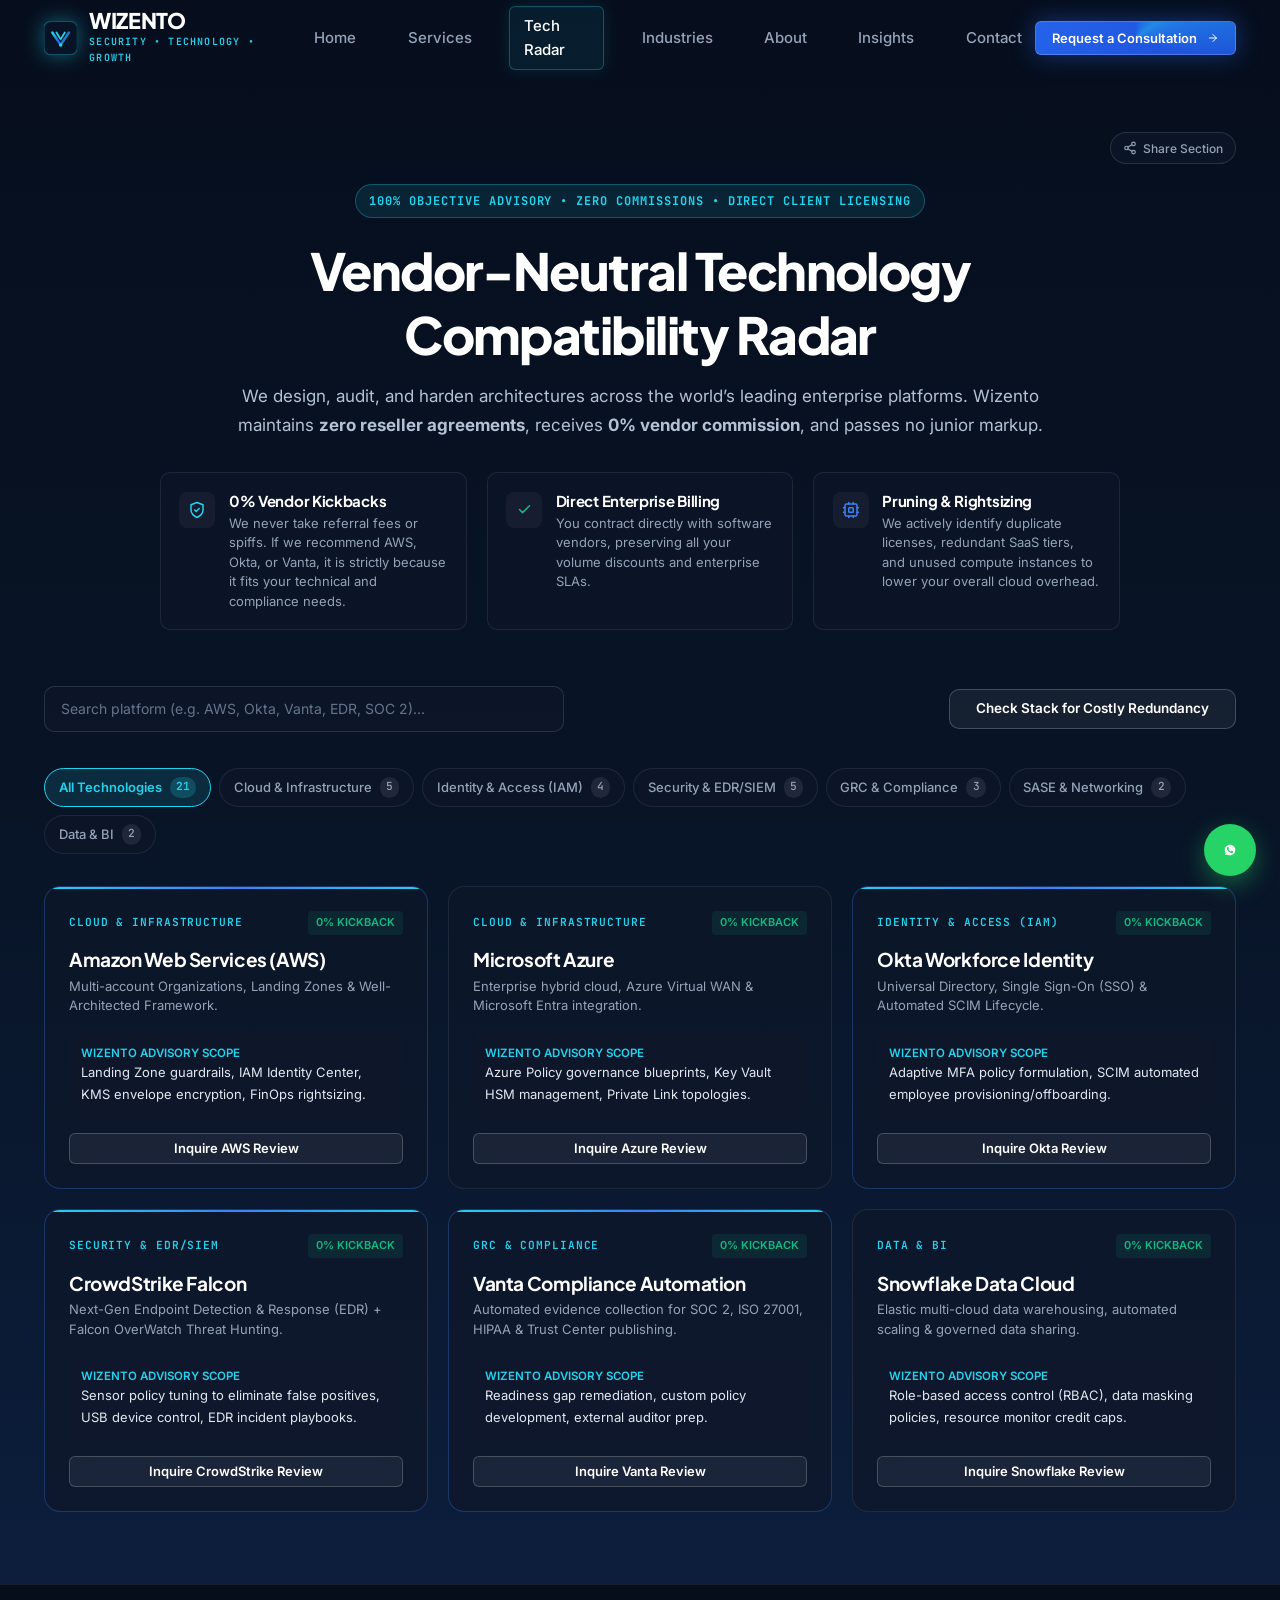
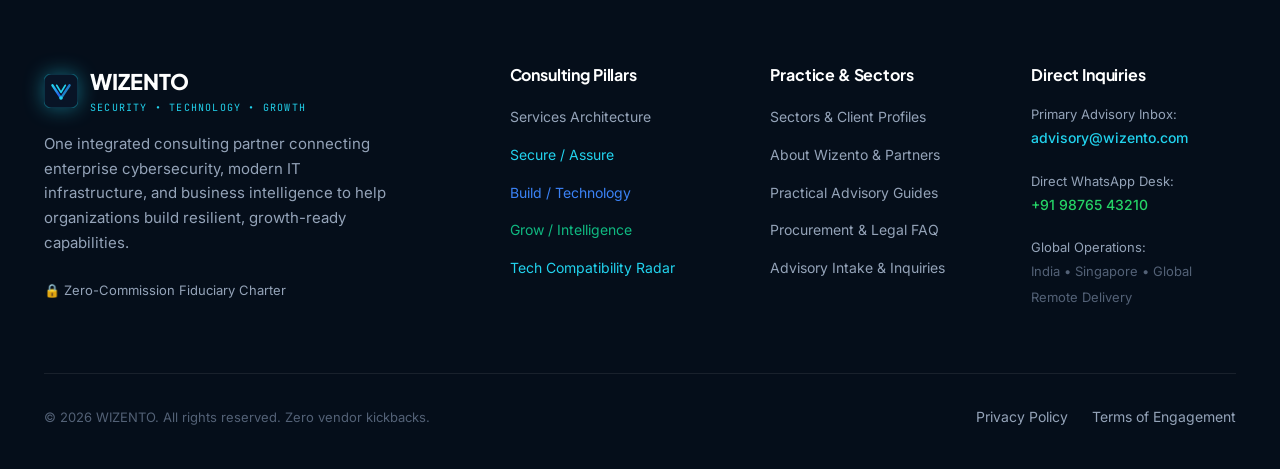
<file: technology.html>
<!doctype html>
<html lang="en">
  <head>
    <meta charset="UTF-8" />
    <link rel="icon" type="image/svg+xml" href="favicon.svg" />
    <meta name="viewport" content="width=device-width, initial-scale=1.0" />
    <title>Vendor-Neutral Technology Compatibility Radar | WIZENTO</title>
    <meta name="description" content="Explore 21+ enterprise platforms with 100% fiduciary objectivity and 0% vendor kickbacks." />
    
    <!-- Open Graph -->
    <meta property="og:type" content="website" />
    <meta property="og:title" content="Vendor-Neutral Technology Compatibility Radar | WIZENTO" />
    <meta property="og:description" content="Explore 21+ enterprise platforms with 100% fiduciary objectivity and 0% vendor kickbacks." />
    <meta property="og:url" content="https://wizentoinfosec.com/technology" />
    
    <!-- Google Fonts -->
    <link rel="preconnect" href="https://fonts.googleapis.com" />
    <link rel="preconnect" href="https://fonts.gstatic.com" crossorigin />
    <link href="https://fonts.googleapis.com/css2?family=Inter:wght@300;400;500;600;700&family=JetBrains+Mono:wght@400;500;600&family=Plus+Jakarta+Sans:wght@500;600;700;800&display=swap" rel="stylesheet" />
    
    <!-- Clean Self-Contained Stylesheet -->
    <link rel="stylesheet" href="css/style.css" />
  </head>
  <body>
  
    
    <header class="site-header">
      <div class="container header-container">
        <a href="index.html" class="logo" style="display: flex; align-items: center; gap: 0.75rem; text-decoration: none;">
          <svg width="34" height="34" viewBox="0 0 48 48" fill="none" xmlns="http://www.w3.org/2000/svg" style="filter: drop-shadow(0 0 10px rgba(34, 211, 238, 0.45));">
    <rect width="48" height="48" rx="10" fill="#081426" stroke="rgba(34, 211, 238, 0.3)" stroke-width="1.5"/>
    <path d="M12 16L24 34L36 16" stroke="url(#logoGrad)" stroke-width="3.5" stroke-linecap="round" stroke-linejoin="round"/>
    <path d="M18 16L24 26L30 16" stroke="#22D3EE" stroke-width="2.5" stroke-linecap="round" stroke-linejoin="round"/>
    <circle cx="24" cy="34" r="2.5" fill="#22D3EE"/>
    <defs>
      <linearGradient id="logoGrad" x1="12" y1="16" x2="36" y2="34" gradientUnits="userSpaceOnUse">
        <stop stop-color="#22D3EE"/>
        <stop offset="0.5" stop-color="#2563EB"/>
        <stop offset="1" stop-color="#10B981"/>
      </linearGradient>
    </defs>
  </svg>
          <div>
            <div style="font-family: var(--font-display); font-size: 1.35rem; font-weight: 800; letter-spacing: -0.02em; color: var(--color-white); line-height: 1;">
              WIZENTO
            </div>
            <div style="font-family: var(--font-mono); font-size: 0.625rem; font-weight: 600; letter-spacing: 0.12em; color: var(--color-cyan); text-transform: uppercase; margin-top: 2px;">
              Security &bull; Technology &bull; Growth
            </div>
          </div>
        </a>

        <nav class="nav-desktop" aria-label="Main Navigation">
          <a href="index.html" class="nav-link ">Home</a>
          <a href="services.html" class="nav-link ">Services</a>
          <a href="technology.html" class="nav-link active">Tech Radar</a>
          <a href="industries.html" class="nav-link ">Industries</a>
          <a href="about.html" class="nav-link ">About</a>
          <a href="insights.html" class="nav-link ">Insights</a>
          <a href="contact.html" class="nav-link ">Contact</a>
        </nav>

        <div class="header-actions">
          <button type="button" onclick="openConsultationModal('integrated')" class="btn btn-primary btn-sm radiant-glow">
            <span>Request a Consultation</span>
            <svg width="16" height="16" viewBox="0 0 24 24" fill="none" stroke="currentColor" stroke-width="2" stroke-linecap="round" stroke-linejoin="round"><path d="M5 12h14"/><path d="m12 5 7 7-7 7"/></svg>
          </button>
          <button type="button" id="mobile-menu-toggle" class="btn-hamburger" aria-label="Open Navigation Menu" style="display: none; background: transparent; border: none; color: white; cursor: pointer; padding: 0.5rem;">
            <svg width="24" height="24" viewBox="0 0 24 24" fill="none" stroke="currentColor" stroke-width="2"><line x1="4" x2="20" y1="12" y2="12"/><line x1="4" x2="20" y1="6" y2="6"/><line x1="4" x2="20" y1="18" y2="18"/></svg>
          </button>
        </div>
      </div>
    </header>

    <!-- Mobile Drawer -->
    <div id="mobile-drawer" class="mobile-drawer" style="display: none;">
      <div style="display: flex; justify-content: space-between; align-items: center; margin-bottom: 2rem;">
        <span style="font-weight: 700; color: white; font-size: 1.25rem;">Navigation</span>
        <button id="mobile-drawer-close" style="background: transparent; border: none; color: white; font-size: 1.5rem; cursor: pointer;">&times;</button>
      </div>
      <div style="display: flex; flex-direction: column; gap: 1rem;">
        <a href="index.html" style="color: white; text-decoration: none; font-size: 1.15rem; font-weight: 600;">Home</a>
        <a href="services.html" style="color: white; text-decoration: none; font-size: 1.15rem; font-weight: 600;">Services Overview</a>
        <a href="secure-assure.html" style="color: var(--color-cyan); text-decoration: none; padding-left: 1rem; font-size: 0.95rem;">&bull; Secure / Assure</a>
        <a href="build-technology.html" style="color: var(--pillar-build); text-decoration: none; padding-left: 1rem; font-size: 0.95rem;">&bull; Build / Technology</a>
        <a href="grow-intelligence.html" style="color: var(--pillar-grow); text-decoration: none; padding-left: 1rem; font-size: 0.95rem;">&bull; Grow / Intelligence</a>
        <a href="technology.html" style="color: white; text-decoration: none; font-size: 1.15rem; font-weight: 600;">Technology Radar</a>
        <a href="industries.html" style="color: white; text-decoration: none; font-size: 1.15rem; font-weight: 600;">Industries</a>
        <a href="about.html" style="color: white; text-decoration: none; font-size: 1.15rem; font-weight: 600;">About Wizento</a>
        <a href="insights.html" style="color: white; text-decoration: none; font-size: 1.15rem; font-weight: 600;">Insights</a>
        <a href="contact.html" style="color: white; text-decoration: none; font-size: 1.15rem; font-weight: 600;">Contact</a>
      </div>
    </div>
  

    <main>
      <section class="section section-dark" style="padding-top: calc(var(--header-height) + 3.5rem); padding-bottom: 4.5rem; background: linear-gradient(180deg, #060E1D 0%, #081426 50%, #0C1E3C 100%);">
        <div class="container">
          
    <div style="display: flex; justify-content: flex-end; margin-bottom: 1.25rem;">
      <button type="button" class="section-share-btn" data-share-section="tech-radar" data-share-title="Vendor-Neutral Technology Compatibility Radar" title="Copy direct link to this section">
        <svg width="14" height="14" viewBox="0 0 24 24" fill="none" stroke="currentColor" stroke-width="2" stroke-linecap="round" stroke-linejoin="round"><circle cx="18" cy="5" r="3"/><circle cx="6" cy="12" r="3"/><circle cx="18" cy="19" r="3"/><line x1="8.59" x2="15.42" y1="13.51" y2="17.49"/><line x1="15.41" x2="8.59" y1="6.51" y2="10.49"/></svg>
        <span>Share Section</span>
      </button>
    </div>
  
          <div class="tech-radar-hero" style="text-align: center; max-width: 960px; margin: 0 auto;">
            <div style="display: inline-flex; align-items: center; gap: 0.5rem; padding: 0.4rem 0.85rem; border-radius: 999px; background: rgba(34, 211, 238, 0.1); border: 1px solid rgba(34, 211, 238, 0.3); margin-bottom: 1.25rem;">
              <span style="font-size: 0.75rem; font-weight: 700; color: var(--color-cyan); letter-spacing: 0.08em; text-transform: uppercase; font-family: var(--font-mono);">
                100% OBJECTIVE ADVISORY &bull; ZERO COMMISSIONS &bull; DIRECT CLIENT LICENSING
              </span>
            </div>

            <h1 style="font-size: clamp(2rem, 4vw, 3.25rem); color: white; margin-bottom: 1rem; line-height: 1.25;">
              Vendor-Neutral Technology Compatibility Radar
            </h1>
            <p style="color: #B4C2D6; font-size: 1.0625rem; line-height: 1.7; max-width: 860px; margin: 0 auto 2rem;">
              We design, audit, and harden architectures across the world’s leading enterprise platforms. Wizento maintains <strong>zero reseller agreements</strong>, receives <strong>0% vendor commission</strong>, and passes no junior markup.
            </p>

            <div class="fiduciary-commitments-grid">
              <div class="fiduciary-card">
                <div class="fiduciary-icon" style="color: var(--color-cyan);"><svg width="18" height="18" viewBox="0 0 24 24" fill="none" stroke="currentColor" stroke-width="2" stroke-linecap="round" stroke-linejoin="round"><path d="M12 22s8-4 8-10V5l-8-3-8 3v7c0 6 8 10 8 10z"/><path d="m9 12 2 2 4-4"/></svg></div>
                <div>
                  <h4 style="color: white; font-size: 0.9375rem; margin-bottom: 0.25rem;">0% Vendor Kickbacks</h4>
                  <p style="color: #94A3B8; font-size: 0.8125rem; line-height: 1.5; margin: 0;">We never take referral fees or spiffs. If we recommend AWS, Okta, or Vanta, it is strictly because it fits your technical and compliance needs.</p>
                </div>
              </div>
              <div class="fiduciary-card">
                <div class="fiduciary-icon" style="color: #10B981;"><svg width="15" height="15" viewBox="0 0 24 24" fill="none" stroke="#10B981" stroke-width="2.5" stroke-linecap="round" stroke-linejoin="round"><polyline points="20 6 9 17 4 12"/></svg></div>
                <div>
                  <h4 style="color: white; font-size: 0.9375rem; margin-bottom: 0.25rem;">Direct Enterprise Billing</h4>
                  <p style="color: #94A3B8; font-size: 0.8125rem; line-height: 1.5; margin: 0;">You contract directly with software vendors, preserving all your volume discounts and enterprise SLAs.</p>
                </div>
              </div>
              <div class="fiduciary-card">
                <div class="fiduciary-icon" style="color: var(--pillar-build);"><svg width="18" height="18" viewBox="0 0 24 24" fill="none" stroke="currentColor" stroke-width="2" stroke-linecap="round" stroke-linejoin="round"><rect width="16" height="16" x="4" y="4" rx="2"/><rect width="6" height="6" x="9" y="9" rx="1"/><path d="M15 2v2"/><path d="M15 20v2"/><path d="M2 15h2"/><path d="M2 9h2"/><path d="M20 15h2"/><path d="M20 9h2"/><path d="M9 2v2"/><path d="M9 20v2"/></svg></div>
                <div>
                  <h4 style="color: white; font-size: 0.9375rem; margin-bottom: 0.25rem;">Pruning &amp; Rightsizing</h4>
                  <p style="color: #94A3B8; font-size: 0.8125rem; line-height: 1.5; margin: 0;">We actively identify duplicate licenses, redundant SaaS tiers, and unused compute instances to lower your overall cloud overhead.</p>
                </div>
              </div>
            </div>
          </div>

          <!-- Radar Root Container -->
          <div id="tech-radar-root" style="margin-top: 3.5rem;">
            <div class="tech-radar-controls">
              <div style="display: flex; gap: 1rem; align-items: center; flex-wrap: wrap; justify-content: space-between; margin-bottom: 1.25rem;">
                <div class="tech-search-box">
                  <input type="text" id="tech-radar-search" placeholder="Search platform (e.g. AWS, Okta, Vanta, EDR, SOC 2)..." class="tech-search-input" />
                </div>
                <button type="button" id="toggle-analyzer-btn" class="btn btn-secondary" style="font-size: 0.84375rem;">
                  Check Stack for Costly Redundancy
                </button>
              </div>

              <!-- Categories -->
              <div class="tech-categories-bar">
                <button type="button" class="tech-cat-btn active" data-category="all">All Technologies <span class="cat-badge">21</span></button>
                <button type="button" class="tech-cat-btn" data-category="cloud">Cloud &amp; Infrastructure <span class="cat-badge">5</span></button>
                <button type="button" class="tech-cat-btn" data-category="iam">Identity &amp; Access (IAM) <span class="cat-badge">4</span></button>
                <button type="button" class="tech-cat-btn" data-category="security">Security &amp; EDR/SIEM <span class="cat-badge">5</span></button>
                <button type="button" class="tech-cat-btn" data-category="grc">GRC &amp; Compliance <span class="cat-badge">3</span></button>
                <button type="button" class="tech-cat-btn" data-category="network">SASE &amp; Networking <span class="cat-badge">2</span></button>
                <button type="button" class="tech-cat-btn" data-category="data">Data &amp; BI <span class="cat-badge">2</span></button>
              </div>
            </div>

            <!-- SaaS Redundancy Analyzer Panel (Toggleable) -->
            <div id="analyzer-panel" style="display: none; margin-top: 1.5rem; background: rgba(15, 23, 42, 0.95); border: 1px solid rgba(245, 158, 11, 0.4); border-radius: var(--radius-lg); padding: 1.75rem;">
              <h3 style="color: #F59E0B; font-size: 1.15rem; margin-bottom: 0.5rem;">SaaS &amp; Cloud Redundancy Diagnostic Findings</h3>
              <p style="color: #CBD5E1; font-size: 0.875rem; line-height: 1.6; margin-bottom: 1.25rem;">
                Typical enterprise stack overlap: Running CrowdStrike and Microsoft Defender simultaneously causes kernel driver contention and wastes ~$40/seat/year. Running Okta on top of Entra ID P2 without unified SCIM duplicates SSO licensing.
              </p>
              <button type="button" onclick="openConsultationModal('build', 'Requesting Unbiased Tool Stack Rationalization Audit')" class="btn btn-primary btn-sm">
                <span>Request Stack Rationalization Audit</span>
                <svg width="16" height="16" viewBox="0 0 24 24" fill="none" stroke="currentColor" stroke-width="2" stroke-linecap="round" stroke-linejoin="round"><path d="M5 12h14"/><path d="m12 5 7 7-7 7"/></svg>
              </button>
            </div>

            <!-- Platforms Grid -->
            <div class="tech-platforms-grid" style="margin-top: 2rem;">
              <!-- AWS -->
              <div class="tech-platform-card featured-glow" data-category="cloud">
                <div style="display: flex; justify-content: space-between; align-items: center; margin-bottom: 0.85rem;">
                  <span class="mono-tag" style="color: var(--color-cyan); font-size: 0.7rem;">Cloud &amp; Infrastructure</span>
                  <span style="font-size: 0.6875rem; color: #10B981; background: rgba(16, 185, 129, 0.1); padding: 0.2rem 0.5rem; border-radius: 4px; font-weight: 600;">0% KICKBACK</span>
                </div>
                <h3 style="color: white; font-size: 1.1875rem; margin-bottom: 0.35rem;">Amazon Web Services (AWS)</h3>
                <p style="color: #94A3B8; font-size: 0.8125rem; line-height: 1.5; margin-bottom: 1rem;">Multi-account Organizations, Landing Zones &amp; Well-Architected Framework.</p>
                <div style="margin-bottom: 1rem; padding: 0.75rem; background: rgba(15, 23, 42, 0.6); border-radius: 6px;">
                  <div style="font-size: 0.72rem; color: var(--color-cyan); font-weight: 600; text-transform: uppercase;">Wizento Advisory Scope</div>
                  <p style="color: #E2E8F0; font-size: 0.8125rem; margin: 0;">Landing Zone guardrails, IAM Identity Center, KMS envelope encryption, FinOps rightsizing.</p>
                </div>
                <button type="button" onclick="openConsultationModal('build', 'AWS Architectural Review')" class="btn btn-secondary btn-sm" style="width: 100%; justify-content: center;">Inquire AWS Review</button>
              </div>

              <!-- Azure -->
              <div class="tech-platform-card" data-category="cloud">
                <div style="display: flex; justify-content: space-between; align-items: center; margin-bottom: 0.85rem;">
                  <span class="mono-tag" style="color: var(--color-cyan); font-size: 0.7rem;">Cloud &amp; Infrastructure</span>
                  <span style="font-size: 0.6875rem; color: #10B981; background: rgba(16, 185, 129, 0.1); padding: 0.2rem 0.5rem; border-radius: 4px; font-weight: 600;">0% KICKBACK</span>
                </div>
                <h3 style="color: white; font-size: 1.1875rem; margin-bottom: 0.35rem;">Microsoft Azure</h3>
                <p style="color: #94A3B8; font-size: 0.8125rem; line-height: 1.5; margin-bottom: 1rem;">Enterprise hybrid cloud, Azure Virtual WAN &amp; Microsoft Entra integration.</p>
                <div style="margin-bottom: 1rem; padding: 0.75rem; background: rgba(15, 23, 42, 0.6); border-radius: 6px;">
                  <div style="font-size: 0.72rem; color: var(--color-cyan); font-weight: 600; text-transform: uppercase;">Wizento Advisory Scope</div>
                  <p style="color: #E2E8F0; font-size: 0.8125rem; margin: 0;">Azure Policy governance blueprints, Key Vault HSM management, Private Link topologies.</p>
                </div>
                <button type="button" onclick="openConsultationModal('build', 'Azure Architectural Review')" class="btn btn-secondary btn-sm" style="width: 100%; justify-content: center;">Inquire Azure Review</button>
              </div>

              <!-- Okta -->
              <div class="tech-platform-card featured-glow" data-category="iam">
                <div style="display: flex; justify-content: space-between; align-items: center; margin-bottom: 0.85rem;">
                  <span class="mono-tag" style="color: var(--color-cyan); font-size: 0.7rem;">Identity &amp; Access (IAM)</span>
                  <span style="font-size: 0.6875rem; color: #10B981; background: rgba(16, 185, 129, 0.1); padding: 0.2rem 0.5rem; border-radius: 4px; font-weight: 600;">0% KICKBACK</span>
                </div>
                <h3 style="color: white; font-size: 1.1875rem; margin-bottom: 0.35rem;">Okta Workforce Identity</h3>
                <p style="color: #94A3B8; font-size: 0.8125rem; line-height: 1.5; margin-bottom: 1rem;">Universal Directory, Single Sign-On (SSO) &amp; Automated SCIM Lifecycle.</p>
                <div style="margin-bottom: 1rem; padding: 0.75rem; background: rgba(15, 23, 42, 0.6); border-radius: 6px;">
                  <div style="font-size: 0.72rem; color: var(--color-cyan); font-weight: 600; text-transform: uppercase;">Wizento Advisory Scope</div>
                  <p style="color: #E2E8F0; font-size: 0.8125rem; margin: 0;">Adaptive MFA policy formulation, SCIM automated employee provisioning/offboarding.</p>
                </div>
                <button type="button" onclick="openConsultationModal('secure', 'Okta IAM Review')" class="btn btn-secondary btn-sm" style="width: 100%; justify-content: center;">Inquire Okta Review</button>
              </div>

              <!-- CrowdStrike -->
              <div class="tech-platform-card featured-glow" data-category="security">
                <div style="display: flex; justify-content: space-between; align-items: center; margin-bottom: 0.85rem;">
                  <span class="mono-tag" style="color: var(--color-cyan); font-size: 0.7rem;">Security &amp; EDR/SIEM</span>
                  <span style="font-size: 0.6875rem; color: #10B981; background: rgba(16, 185, 129, 0.1); padding: 0.2rem 0.5rem; border-radius: 4px; font-weight: 600;">0% KICKBACK</span>
                </div>
                <h3 style="color: white; font-size: 1.1875rem; margin-bottom: 0.35rem;">CrowdStrike Falcon</h3>
                <p style="color: #94A3B8; font-size: 0.8125rem; line-height: 1.5; margin-bottom: 1rem;">Next-Gen Endpoint Detection &amp; Response (EDR) + Falcon OverWatch Threat Hunting.</p>
                <div style="margin-bottom: 1rem; padding: 0.75rem; background: rgba(15, 23, 42, 0.6); border-radius: 6px;">
                  <div style="font-size: 0.72rem; color: var(--color-cyan); font-weight: 600; text-transform: uppercase;">Wizento Advisory Scope</div>
                  <p style="color: #E2E8F0; font-size: 0.8125rem; margin: 0;">Sensor policy tuning to eliminate false positives, USB device control, EDR incident playbooks.</p>
                </div>
                <button type="button" onclick="openConsultationModal('secure', 'CrowdStrike EDR Review')" class="btn btn-secondary btn-sm" style="width: 100%; justify-content: center;">Inquire CrowdStrike Review</button>
              </div>

              <!-- Vanta -->
              <div class="tech-platform-card featured-glow" data-category="grc">
                <div style="display: flex; justify-content: space-between; align-items: center; margin-bottom: 0.85rem;">
                  <span class="mono-tag" style="color: var(--color-cyan); font-size: 0.7rem;">GRC &amp; Compliance</span>
                  <span style="font-size: 0.6875rem; color: #10B981; background: rgba(16, 185, 129, 0.1); padding: 0.2rem 0.5rem; border-radius: 4px; font-weight: 600;">0% KICKBACK</span>
                </div>
                <h3 style="color: white; font-size: 1.1875rem; margin-bottom: 0.35rem;">Vanta Compliance Automation</h3>
                <p style="color: #94A3B8; font-size: 0.8125rem; line-height: 1.5; margin-bottom: 1rem;">Automated evidence collection for SOC 2, ISO 27001, HIPAA &amp; Trust Center publishing.</p>
                <div style="margin-bottom: 1rem; padding: 0.75rem; background: rgba(15, 23, 42, 0.6); border-radius: 6px;">
                  <div style="font-size: 0.72rem; color: var(--color-cyan); font-weight: 600; text-transform: uppercase;">Wizento Advisory Scope</div>
                  <p style="color: #E2E8F0; font-size: 0.8125rem; margin: 0;">Readiness gap remediation, custom policy development, external auditor prep.</p>
                </div>
                <button type="button" onclick="openConsultationModal('secure', 'Vanta Implementation Review')" class="btn btn-secondary btn-sm" style="width: 100%; justify-content: center;">Inquire Vanta Review</button>
              </div>

              <!-- Snowflake -->
              <div class="tech-platform-card" data-category="data">
                <div style="display: flex; justify-content: space-between; align-items: center; margin-bottom: 0.85rem;">
                  <span class="mono-tag" style="color: var(--color-cyan); font-size: 0.7rem;">Data &amp; BI</span>
                  <span style="font-size: 0.6875rem; color: #10B981; background: rgba(16, 185, 129, 0.1); padding: 0.2rem 0.5rem; border-radius: 4px; font-weight: 600;">0% KICKBACK</span>
                </div>
                <h3 style="color: white; font-size: 1.1875rem; margin-bottom: 0.35rem;">Snowflake Data Cloud</h3>
                <p style="color: #94A3B8; font-size: 0.8125rem; line-height: 1.5; margin-bottom: 1rem;">Elastic multi-cloud data warehousing, automated scaling &amp; governed data sharing.</p>
                <div style="margin-bottom: 1rem; padding: 0.75rem; background: rgba(15, 23, 42, 0.6); border-radius: 6px;">
                  <div style="font-size: 0.72rem; color: var(--color-cyan); font-weight: 600; text-transform: uppercase;">Wizento Advisory Scope</div>
                  <p style="color: #E2E8F0; font-size: 0.8125rem; margin: 0;">Role-based access control (RBAC), data masking policies, resource monitor credit caps.</p>
                </div>
                <button type="button" onclick="openConsultationModal('grow', 'Snowflake Architecture Review')" class="btn btn-secondary btn-sm" style="width: 100%; justify-content: center;">Inquire Snowflake Review</button>
              </div>
            </div>
          </div>
        </div>
      </section>
    </main>

    
    <footer class="site-footer">
      <div class="container">
        <div class="footer-top">
          <div class="footer-brand-col">
            <div style="display: flex; align-items: center; gap: 0.75rem;">
              <svg width="34" height="34" viewBox="0 0 48 48" fill="none" xmlns="http://www.w3.org/2000/svg" style="filter: drop-shadow(0 0 10px rgba(34, 211, 238, 0.45));">
    <rect width="48" height="48" rx="10" fill="#081426" stroke="rgba(34, 211, 238, 0.3)" stroke-width="1.5"/>
    <path d="M12 16L24 34L36 16" stroke="url(#logoGrad)" stroke-width="3.5" stroke-linecap="round" stroke-linejoin="round"/>
    <path d="M18 16L24 26L30 16" stroke="#22D3EE" stroke-width="2.5" stroke-linecap="round" stroke-linejoin="round"/>
    <circle cx="24" cy="34" r="2.5" fill="#22D3EE"/>
    <defs>
      <linearGradient id="logoGrad" x1="12" y1="16" x2="36" y2="34" gradientUnits="userSpaceOnUse">
        <stop stop-color="#22D3EE"/>
        <stop offset="0.5" stop-color="#2563EB"/>
        <stop offset="1" stop-color="#10B981"/>
      </linearGradient>
    </defs>
  </svg>
              <div>
                <div style="font-family: var(--font-display); font-size: 1.35rem; font-weight: 800; color: white;">WIZENTO</div>
                <div style="font-family: var(--font-mono); font-size: 0.625rem; color: var(--color-cyan); letter-spacing: 0.12em; text-transform: uppercase;">Security &bull; Technology &bull; Growth</div>
              </div>
            </div>
            <p class="footer-desc" style="margin-top: 1rem;">
              One integrated consulting partner connecting enterprise cybersecurity, modern IT infrastructure, and business intelligence to help organizations build resilient, growth-ready capabilities.
            </p>
            <div style="display: flex; align-items: center; gap: 0.5rem; margin-top: 1rem; color: var(--color-slate-light); font-size: 0.8125rem;">
              <span>🔒 Zero-Commission Fiduciary Charter</span>
            </div>
          </div>

          <div>
            <h4 class="footer-col-title">Consulting Pillars</h4>
            <ul class="footer-links">
              <li><a href="services.html" class="footer-link">Services Architecture</a></li>
              <li><a href="secure-assure.html" class="footer-link" style="color: var(--pillar-secure);">Secure / Assure</a></li>
              <li><a href="build-technology.html" class="footer-link" style="color: var(--pillar-build);">Build / Technology</a></li>
              <li><a href="grow-intelligence.html" class="footer-link" style="color: var(--pillar-grow);">Grow / Intelligence</a></li>
              <li><a href="technology.html" class="footer-link" style="color: var(--color-cyan);">Tech Compatibility Radar</a></li>
            </ul>
          </div>

          <div>
            <h4 class="footer-col-title">Practice &amp; Sectors</h4>
            <ul class="footer-links">
              <li><a href="industries.html" class="footer-link">Sectors &amp; Client Profiles</a></li>
              <li><a href="about.html" class="footer-link">About Wizento &amp; Partners</a></li>
              <li><a href="insights.html" class="footer-link">Practical Advisory Guides</a></li>
              <li><a href="contact.html#procurement-faq" class="footer-link">Procurement &amp; Legal FAQ</a></li>
              <li><a href="contact.html" class="footer-link">Advisory Intake &amp; Inquiries</a></li>
            </ul>
          </div>

          <div>
            <h4 class="footer-col-title">Direct Inquiries</h4>
            <ul class="footer-links">
              <li>
                <span style="font-size: 0.8125rem; color: var(--color-slate-light); display: block;">Primary Advisory Inbox:</span>
                <a href="mailto:advisory@wizento.com" class="footer-link" style="color: var(--color-cyan); font-weight: 500;">
                  advisory@wizento.com
                </a>
              </li>
              <li style="margin-top: 0.5rem;">
                <span style="font-size: 0.8125rem; color: var(--color-slate-light); display: block;">Direct WhatsApp Desk:</span>
                <a href="https://wa.me/919876543210" target="_blank" class="footer-link" style="color: #25D366; font-weight: 500;">
                  +91 98765 43210
                </a>
              </li>
              <li style="margin-top: 0.5rem;">
                <span style="font-size: 0.8125rem; color: var(--color-slate-light); display: block;">Global Operations:</span>
                <span style="font-size: 0.8125rem; color: var(--color-slate);">India &bull; Singapore &bull; Global Remote Delivery</span>
              </li>
            </ul>
          </div>
        </div>

        <div class="footer-bottom">
          <div>&copy; 2026 WIZENTO. All rights reserved. Zero vendor kickbacks.</div>
          <div class="footer-legal-links">
            <a href="privacy.html" class="footer-link">Privacy Policy</a>
            <a href="terms.html" class="footer-link">Terms of Engagement</a>
          </div>
        </div>
      </div>
    </footer>

    <!-- Global Floating Action Widgets -->
    <button type="button" id="scroll-to-top" class="scroll-to-top-btn" title="Scroll to top" aria-label="Scroll to top" style="position: fixed; bottom: 84px; right: 24px; width: 44px; height: 44px; border-radius: 50%; background: #0A1B36; border: 1px solid rgba(34,211,238,0.3); color: #22D3EE; display: flex; align-items: center; justify-content: center; cursor: pointer; z-index: 99; opacity: 0; visibility: hidden; transition: all 0.25s ease;">
      <svg width="20" height="20" viewBox="0 0 24 24" fill="none" stroke="currentColor" stroke-width="2.5"><polyline points="18 15 12 9 6 15"/></svg>
    </button>

    <div style="position: fixed; bottom: 24px; right: 24px; z-index: 100;">
      <div id="whatsapp-popup" style="display: none; position: absolute; bottom: 64px; right: 0; width: 310px; background: #091527; border: 1px solid rgba(37,211,102,0.35); border-radius: 12px; padding: 1.25rem; box-shadow: 0 15px 35px rgba(0,0,0,0.6); animation: fadeIn 0.2s ease-out;">
        <div style="display: flex; justify-content: space-between; align-items: center; margin-bottom: 0.75rem;">
          <div style="display: flex; align-items: center; gap: 0.5rem;">
            <div style="width: 10px; height: 10px; border-radius: 50%; background: #25D366;"></div>
            <strong style="color: white; font-size: 0.9375rem;">Partner Advisory Desk</strong>
          </div>
          <button id="whatsapp-popup-close" style="background: none; border: none; color: #94A3B8; font-size: 1.25rem; cursor: pointer;">&times;</button>
        </div>
        <p style="color: #CBD5E1; font-size: 0.8125rem; line-height: 1.5; margin-bottom: 1rem;">
          Connect directly with a Wizento consulting partner on WhatsApp for quick scoping questions or confidential discussions.
        </p>
        <a href="https://wa.me/919876543210?text=Hello%20Wizento%20team%2C%20I%20would%20like%20to%20enquire%20about%20your%20consulting%20advisory%20services." target="_blank" class="btn btn-primary btn-sm" style="background: #25D366; border-color: #25D366; color: black; font-weight: 600; width: 100%; justify-content: center; text-decoration: none;">
          <svg width="22" height="22" viewBox="0 0 24 24" fill="currentColor"><path d="M12.031 6.172c-3.181 0-5.767 2.586-5.768 5.766-.001 1.298.38 2.27 1.019 3.287l-.582 2.128 2.182-.573c.978.58 1.911.928 3.145.929 3.178 0 5.767-2.587 5.768-5.766.001-3.187-2.575-5.77-5.764-5.771zm3.392 8.244c-.144.405-.837.774-1.17.824-.299.045-.677.063-1.092-.069-.252-.08-.575-.187-.988-.365-1.739-.751-2.874-2.502-2.961-2.617-.087-.116-.708-.94-.708-1.793s.448-1.273.607-1.446c.159-.173.346-.217.462-.217l.332.006c.106.005.249-.04.39.298.144.347.491 1.2.534 1.287.043.087.072.188.014.304-.058.116-.087.188-.173.289l-.26.304c-.087.086-.177.18-.076.354.101.174.449.741.964 1.201.662.591 1.221.774 1.394.86.173.086.274.072.376-.043.101-.116.433-.506.549-.68.116-.173.231-.145.39-.087s1.011.477 1.184.564.289.13.332.202c.043.072.043.419-.101.824z"/></svg>
          <span>Chat on WhatsApp</span>
        </a>
      </div>

      <button id="whatsapp-toggle-btn" style="width: 52px; height: 52px; border-radius: 50%; background: #25D366; border: none; color: white; display: flex; align-items: center; justify-content: center; cursor: pointer; box-shadow: 0 8px 24px rgba(37,211,102,0.4); transition: transform 0.2s ease;">
        <svg width="22" height="22" viewBox="0 0 24 24" fill="currentColor"><path d="M12.031 6.172c-3.181 0-5.767 2.586-5.768 5.766-.001 1.298.38 2.27 1.019 3.287l-.582 2.128 2.182-.573c.978.58 1.911.928 3.145.929 3.178 0 5.767-2.587 5.768-5.766.001-3.187-2.575-5.77-5.764-5.771zm3.392 8.244c-.144.405-.837.774-1.17.824-.299.045-.677.063-1.092-.069-.252-.08-.575-.187-.988-.365-1.739-.751-2.874-2.502-2.961-2.617-.087-.116-.708-.94-.708-1.793s.448-1.273.607-1.446c.159-.173.346-.217.462-.217l.332.006c.106.005.249-.04.39.298.144.347.491 1.2.534 1.287.043.087.072.188.014.304-.058.116-.087.188-.173.289l-.26.304c-.087.086-.177.18-.076.354.101.174.449.741.964 1.201.662.591 1.221.774 1.394.86.173.086.274.072.376-.043.101-.116.433-.506.549-.68.116-.173.231-.145.39-.087s1.011.477 1.184.564.289.13.332.202c.043.072.043.419-.101.824z"/></svg>
      </button>
    </div>

    <!-- Consultation Modal -->
    <div id="consultation-modal" class="modal-overlay" style="display: none; position: fixed; inset: 0; background: rgba(0,0,0,0.8); backdrop-filter: blur(8px); z-index: 10000; align-items: center; justify-content: center; padding: 1.25rem;">
      <div class="modal-card" style="background: #091527; border: 1px solid rgba(34,211,238,0.3); border-radius: 16px; max-width: 600px; width: 100%; max-height: 90vh; overflow-y: auto; padding: 2rem; box-shadow: 0 25px 50px rgba(0,0,0,0.8);">
        <div style="display: flex; justify-content: space-between; align-items: flex-start; margin-bottom: 1.5rem; border-bottom: 1px solid rgba(255,255,255,0.08); padding-bottom: 1rem;">
          <div>
            <div style="font-size: 0.75rem; color: var(--color-cyan); font-family: var(--font-mono); font-weight: 700; text-transform: uppercase;">Preliminary Discovery</div>
            <h3 style="color: white; font-size: 1.5rem; margin: 0.25rem 0 0;">Request a Partner Consultation</h3>
          </div>
          <button class="modal-close-btn" style="background: none; border: none; color: white; font-size: 1.75rem; cursor: pointer;">&times;</button>
        </div>

        <form>
          <div style="display: grid; grid-template-columns: 1fr 1fr; gap: 1rem; margin-bottom: 1rem;">
            <div>
              <label style="display: block; font-size: 0.8125rem; color: #94A3B8; margin-bottom: 0.35rem;">Full Name *</label>
              <input type="text" name="fullName" required placeholder="e.g. David Henderson" style="width: 100%; padding: 0.65rem 0.85rem; border-radius: 6px; background: rgba(15,23,42,0.8); border: 1px solid rgba(255,255,255,0.15); color: white; outline: none;" />
            </div>
            <div>
              <label style="display: block; font-size: 0.8125rem; color: #94A3B8; margin-bottom: 0.35rem;">Work Email *</label>
              <input type="email" name="workEmail" required placeholder="david@company.com" style="width: 100%; padding: 0.65rem 0.85rem; border-radius: 6px; background: rgba(15,23,42,0.8); border: 1px solid rgba(255,255,255,0.15); color: white; outline: none;" />
            </div>
          </div>

          <div style="display: grid; grid-template-columns: 1fr 1fr; gap: 1rem; margin-bottom: 1rem;">
            <div>
              <label style="display: block; font-size: 0.8125rem; color: #94A3B8; margin-bottom: 0.35rem;">Organization *</label>
              <input type="text" name="organization" required placeholder="Company / Institution" style="width: 100%; padding: 0.65rem 0.85rem; border-radius: 6px; background: rgba(15,23,42,0.8); border: 1px solid rgba(255,255,255,0.15); color: white; outline: none;" />
            </div>
            <div>
              <label style="display: block; font-size: 0.8125rem; color: #94A3B8; margin-bottom: 0.35rem;">Advisory Area *</label>
              <select name="areaOfInterest" style="width: 100%; padding: 0.65rem 0.85rem; border-radius: 6px; background: rgba(15,23,42,0.8); border: 1px solid rgba(255,255,255,0.15); color: white; outline: none;">
                <option value="integrated">Multi-Pillar Integrated Advisory</option>
                <option value="secure">Secure / Assure (ISO 27001, SOC 2, GRC)</option>
                <option value="build">Build / Technology (Cloud, Infrastructure)</option>
                <option value="grow">Grow / Intelligence (Analytics, Executive BI)</option>
              </select>
            </div>
          </div>

          <div style="margin-bottom: 1.5rem;">
            <label style="display: block; font-size: 0.8125rem; color: #94A3B8; margin-bottom: 0.35rem;">Project Context or Technical Challenge *</label>
            <textarea name="projectScope" rows="4" required placeholder="Briefly describe your upcoming compliance audit, infrastructure milestone, or business intelligence need..." style="width: 100%; padding: 0.65rem 0.85rem; border-radius: 6px; background: rgba(15,23,42,0.8); border: 1px solid rgba(255,255,255,0.15); color: white; outline: none;"></textarea>
          </div>

          <div style="display: flex; gap: 0.75rem; justify-content: flex-end;">
            <button type="button" onclick="closeConsultationModal()" class="btn btn-secondary">Cancel</button>
            <button type="submit" class="btn btn-primary radiant-glow">
              <span>Submit Consultation Request</span>
              <svg width="16" height="16" viewBox="0 0 24 24" fill="none" stroke="currentColor" stroke-width="2" stroke-linecap="round" stroke-linejoin="round"><path d="M5 12h14"/><path d="m12 5 7 7-7 7"/></svg>
            </button>
          </div>
        </form>
      </div>
    </div>
  
    <script src="js/main.js"></script>
  </body>
</html>
</file>
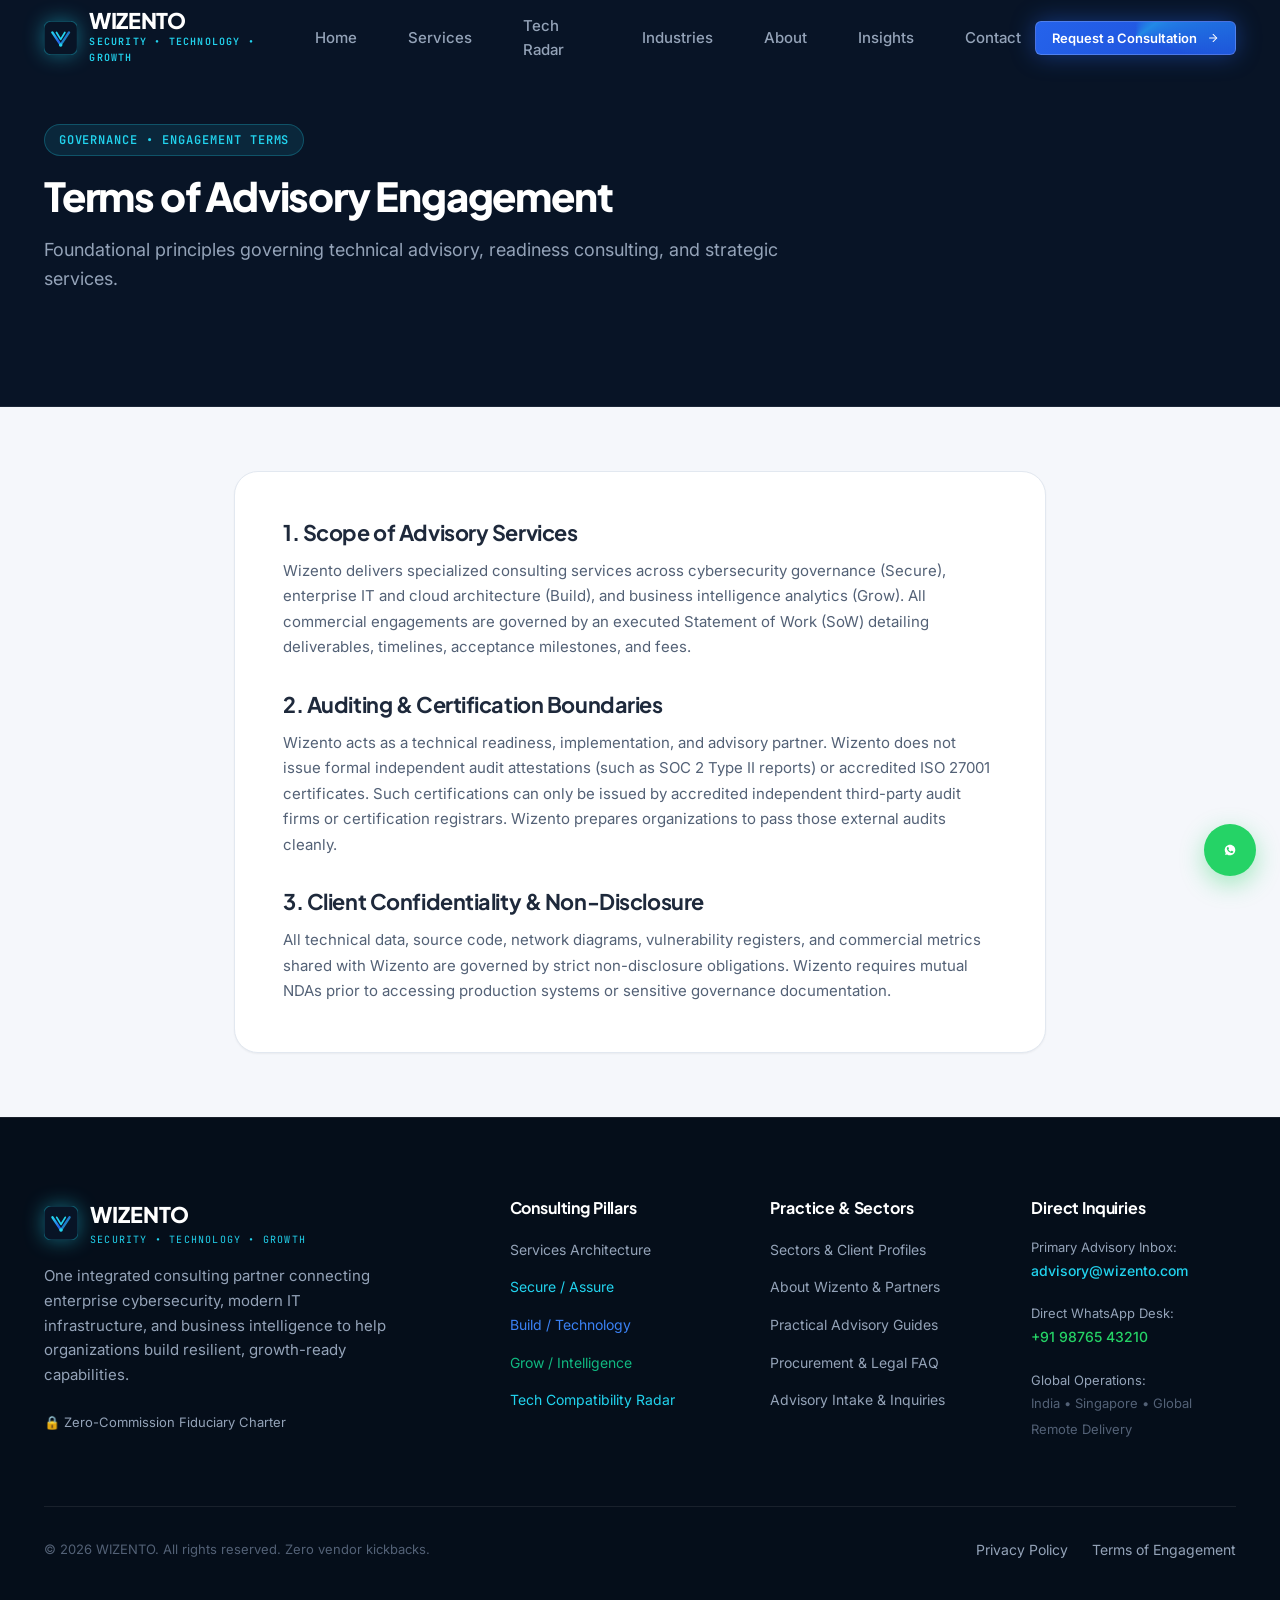
<file: terms.html>
<!doctype html>
<html lang="en">
  <head>
    <meta charset="UTF-8" />
    <link rel="icon" type="image/svg+xml" href="favicon.svg" />
    <meta name="viewport" content="width=device-width, initial-scale=1.0" />
    <title>Terms of Advisory Engagement | WIZENTO</title>
    <meta name="description" content="Foundational principles governing technical advisory, readiness consulting, and strategic services." />
    
    <!-- Open Graph -->
    <meta property="og:type" content="website" />
    <meta property="og:title" content="Terms of Advisory Engagement | WIZENTO" />
    <meta property="og:description" content="Foundational principles governing technical advisory, readiness consulting, and strategic services." />
    <meta property="og:url" content="https://wizentoinfosec.com/terms" />
    
    <!-- Google Fonts -->
    <link rel="preconnect" href="https://fonts.googleapis.com" />
    <link rel="preconnect" href="https://fonts.gstatic.com" crossorigin />
    <link href="https://fonts.googleapis.com/css2?family=Inter:wght@300;400;500;600;700&family=JetBrains+Mono:wght@400;500;600&family=Plus+Jakarta+Sans:wght@500;600;700;800&display=swap" rel="stylesheet" />
    
    <!-- Clean Self-Contained Stylesheet -->
    <link rel="stylesheet" href="css/style.css" />
  </head>
  <body>
  
    
    <header class="site-header">
      <div class="container header-container">
        <a href="index.html" class="logo" style="display: flex; align-items: center; gap: 0.75rem; text-decoration: none;">
          <svg width="34" height="34" viewBox="0 0 48 48" fill="none" xmlns="http://www.w3.org/2000/svg" style="filter: drop-shadow(0 0 10px rgba(34, 211, 238, 0.45));">
    <rect width="48" height="48" rx="10" fill="#081426" stroke="rgba(34, 211, 238, 0.3)" stroke-width="1.5"/>
    <path d="M12 16L24 34L36 16" stroke="url(#logoGrad)" stroke-width="3.5" stroke-linecap="round" stroke-linejoin="round"/>
    <path d="M18 16L24 26L30 16" stroke="#22D3EE" stroke-width="2.5" stroke-linecap="round" stroke-linejoin="round"/>
    <circle cx="24" cy="34" r="2.5" fill="#22D3EE"/>
    <defs>
      <linearGradient id="logoGrad" x1="12" y1="16" x2="36" y2="34" gradientUnits="userSpaceOnUse">
        <stop stop-color="#22D3EE"/>
        <stop offset="0.5" stop-color="#2563EB"/>
        <stop offset="1" stop-color="#10B981"/>
      </linearGradient>
    </defs>
  </svg>
          <div>
            <div style="font-family: var(--font-display); font-size: 1.35rem; font-weight: 800; letter-spacing: -0.02em; color: var(--color-white); line-height: 1;">
              WIZENTO
            </div>
            <div style="font-family: var(--font-mono); font-size: 0.625rem; font-weight: 600; letter-spacing: 0.12em; color: var(--color-cyan); text-transform: uppercase; margin-top: 2px;">
              Security &bull; Technology &bull; Growth
            </div>
          </div>
        </a>

        <nav class="nav-desktop" aria-label="Main Navigation">
          <a href="index.html" class="nav-link ">Home</a>
          <a href="services.html" class="nav-link ">Services</a>
          <a href="technology.html" class="nav-link ">Tech Radar</a>
          <a href="industries.html" class="nav-link ">Industries</a>
          <a href="about.html" class="nav-link ">About</a>
          <a href="insights.html" class="nav-link ">Insights</a>
          <a href="contact.html" class="nav-link ">Contact</a>
        </nav>

        <div class="header-actions">
          <button type="button" onclick="openConsultationModal('integrated')" class="btn btn-primary btn-sm radiant-glow">
            <span>Request a Consultation</span>
            <svg width="16" height="16" viewBox="0 0 24 24" fill="none" stroke="currentColor" stroke-width="2" stroke-linecap="round" stroke-linejoin="round"><path d="M5 12h14"/><path d="m12 5 7 7-7 7"/></svg>
          </button>
          <button type="button" id="mobile-menu-toggle" class="btn-hamburger" aria-label="Open Navigation Menu" style="display: none; background: transparent; border: none; color: white; cursor: pointer; padding: 0.5rem;">
            <svg width="24" height="24" viewBox="0 0 24 24" fill="none" stroke="currentColor" stroke-width="2"><line x1="4" x2="20" y1="12" y2="12"/><line x1="4" x2="20" y1="6" y2="6"/><line x1="4" x2="20" y1="18" y2="18"/></svg>
          </button>
        </div>
      </div>
    </header>

    <!-- Mobile Drawer -->
    <div id="mobile-drawer" class="mobile-drawer" style="display: none;">
      <div style="display: flex; justify-content: space-between; align-items: center; margin-bottom: 2rem;">
        <span style="font-weight: 700; color: white; font-size: 1.25rem;">Navigation</span>
        <button id="mobile-drawer-close" style="background: transparent; border: none; color: white; font-size: 1.5rem; cursor: pointer;">&times;</button>
      </div>
      <div style="display: flex; flex-direction: column; gap: 1rem;">
        <a href="index.html" style="color: white; text-decoration: none; font-size: 1.15rem; font-weight: 600;">Home</a>
        <a href="services.html" style="color: white; text-decoration: none; font-size: 1.15rem; font-weight: 600;">Services Overview</a>
        <a href="secure-assure.html" style="color: var(--color-cyan); text-decoration: none; padding-left: 1rem; font-size: 0.95rem;">&bull; Secure / Assure</a>
        <a href="build-technology.html" style="color: var(--pillar-build); text-decoration: none; padding-left: 1rem; font-size: 0.95rem;">&bull; Build / Technology</a>
        <a href="grow-intelligence.html" style="color: var(--pillar-grow); text-decoration: none; padding-left: 1rem; font-size: 0.95rem;">&bull; Grow / Intelligence</a>
        <a href="technology.html" style="color: white; text-decoration: none; font-size: 1.15rem; font-weight: 600;">Technology Radar</a>
        <a href="industries.html" style="color: white; text-decoration: none; font-size: 1.15rem; font-weight: 600;">Industries</a>
        <a href="about.html" style="color: white; text-decoration: none; font-size: 1.15rem; font-weight: 600;">About Wizento</a>
        <a href="insights.html" style="color: white; text-decoration: none; font-size: 1.15rem; font-weight: 600;">Insights</a>
        <a href="contact.html" style="color: white; text-decoration: none; font-size: 1.15rem; font-weight: 600;">Contact</a>
      </div>
    </div>
  

    <main>
      <section class="section section-dark" style="padding-top: calc(var(--header-height) + 3rem); padding-bottom: 3.5rem; border-bottom: 1px solid rgba(255, 255, 255, 0.08);">
        <div class="container">
          <div class="section-header left-aligned">
            <div class="section-eyebrow">Governance &bull; Engagement Terms</div>
            <h1 style="color: white; margin-bottom: 1rem; font-size: 2.5rem;">Terms of Advisory Engagement</h1>
            <p class="section-subtitle">Foundational principles governing technical advisory, readiness consulting, and strategic services.</p>
          </div>
        </div>
      </section>

      <section class="section section-light" style="padding: 4rem 0;">
        <div class="container" style="max-width: 860px;">
          <div style="background: white; padding: 3rem; border-radius: var(--radius-xl); border: 1px solid var(--border-light); box-shadow: var(--shadow-sm); display: flex; flex-direction: column; gap: 2rem;">
            <div>
              <h2 style="font-size: 1.35rem; color: var(--color-slate-dark); margin-bottom: 0.75rem;">1. Scope of Advisory Services</h2>
              <p style="color: var(--color-slate); font-size: 0.9375rem; line-height: 1.7;">
                Wizento delivers specialized consulting services across cybersecurity governance (Secure), enterprise IT and cloud architecture (Build), and business intelligence analytics (Grow). All commercial engagements are governed by an executed Statement of Work (SoW) detailing deliverables, timelines, acceptance milestones, and fees.
              </p>
            </div>
            <div>
              <h2 style="font-size: 1.35rem; color: var(--color-slate-dark); margin-bottom: 0.75rem;">2. Auditing &amp; Certification Boundaries</h2>
              <p style="color: var(--color-slate); font-size: 0.9375rem; line-height: 1.7;">
                Wizento acts as a technical readiness, implementation, and advisory partner. Wizento does not issue formal independent audit attestations (such as SOC 2 Type II reports) or accredited ISO 27001 certificates. Such certifications can only be issued by accredited independent third-party audit firms or certification registrars. Wizento prepares organizations to pass those external audits cleanly.
              </p>
            </div>
            <div>
              <h2 style="font-size: 1.35rem; color: var(--color-slate-dark); margin-bottom: 0.75rem;">3. Client Confidentiality &amp; Non-Disclosure</h2>
              <p style="color: var(--color-slate); font-size: 0.9375rem; line-height: 1.7;">
                All technical data, source code, network diagrams, vulnerability registers, and commercial metrics shared with Wizento are governed by strict non-disclosure obligations. Wizento requires mutual NDAs prior to accessing production systems or sensitive governance documentation.
              </p>
            </div>
          </div>
        </div>
      </section>
    </main>

    
    <footer class="site-footer">
      <div class="container">
        <div class="footer-top">
          <div class="footer-brand-col">
            <div style="display: flex; align-items: center; gap: 0.75rem;">
              <svg width="34" height="34" viewBox="0 0 48 48" fill="none" xmlns="http://www.w3.org/2000/svg" style="filter: drop-shadow(0 0 10px rgba(34, 211, 238, 0.45));">
    <rect width="48" height="48" rx="10" fill="#081426" stroke="rgba(34, 211, 238, 0.3)" stroke-width="1.5"/>
    <path d="M12 16L24 34L36 16" stroke="url(#logoGrad)" stroke-width="3.5" stroke-linecap="round" stroke-linejoin="round"/>
    <path d="M18 16L24 26L30 16" stroke="#22D3EE" stroke-width="2.5" stroke-linecap="round" stroke-linejoin="round"/>
    <circle cx="24" cy="34" r="2.5" fill="#22D3EE"/>
    <defs>
      <linearGradient id="logoGrad" x1="12" y1="16" x2="36" y2="34" gradientUnits="userSpaceOnUse">
        <stop stop-color="#22D3EE"/>
        <stop offset="0.5" stop-color="#2563EB"/>
        <stop offset="1" stop-color="#10B981"/>
      </linearGradient>
    </defs>
  </svg>
              <div>
                <div style="font-family: var(--font-display); font-size: 1.35rem; font-weight: 800; color: white;">WIZENTO</div>
                <div style="font-family: var(--font-mono); font-size: 0.625rem; color: var(--color-cyan); letter-spacing: 0.12em; text-transform: uppercase;">Security &bull; Technology &bull; Growth</div>
              </div>
            </div>
            <p class="footer-desc" style="margin-top: 1rem;">
              One integrated consulting partner connecting enterprise cybersecurity, modern IT infrastructure, and business intelligence to help organizations build resilient, growth-ready capabilities.
            </p>
            <div style="display: flex; align-items: center; gap: 0.5rem; margin-top: 1rem; color: var(--color-slate-light); font-size: 0.8125rem;">
              <span>🔒 Zero-Commission Fiduciary Charter</span>
            </div>
          </div>

          <div>
            <h4 class="footer-col-title">Consulting Pillars</h4>
            <ul class="footer-links">
              <li><a href="services.html" class="footer-link">Services Architecture</a></li>
              <li><a href="secure-assure.html" class="footer-link" style="color: var(--pillar-secure);">Secure / Assure</a></li>
              <li><a href="build-technology.html" class="footer-link" style="color: var(--pillar-build);">Build / Technology</a></li>
              <li><a href="grow-intelligence.html" class="footer-link" style="color: var(--pillar-grow);">Grow / Intelligence</a></li>
              <li><a href="technology.html" class="footer-link" style="color: var(--color-cyan);">Tech Compatibility Radar</a></li>
            </ul>
          </div>

          <div>
            <h4 class="footer-col-title">Practice &amp; Sectors</h4>
            <ul class="footer-links">
              <li><a href="industries.html" class="footer-link">Sectors &amp; Client Profiles</a></li>
              <li><a href="about.html" class="footer-link">About Wizento &amp; Partners</a></li>
              <li><a href="insights.html" class="footer-link">Practical Advisory Guides</a></li>
              <li><a href="contact.html#procurement-faq" class="footer-link">Procurement &amp; Legal FAQ</a></li>
              <li><a href="contact.html" class="footer-link">Advisory Intake &amp; Inquiries</a></li>
            </ul>
          </div>

          <div>
            <h4 class="footer-col-title">Direct Inquiries</h4>
            <ul class="footer-links">
              <li>
                <span style="font-size: 0.8125rem; color: var(--color-slate-light); display: block;">Primary Advisory Inbox:</span>
                <a href="mailto:advisory@wizento.com" class="footer-link" style="color: var(--color-cyan); font-weight: 500;">
                  advisory@wizento.com
                </a>
              </li>
              <li style="margin-top: 0.5rem;">
                <span style="font-size: 0.8125rem; color: var(--color-slate-light); display: block;">Direct WhatsApp Desk:</span>
                <a href="https://wa.me/919876543210" target="_blank" class="footer-link" style="color: #25D366; font-weight: 500;">
                  +91 98765 43210
                </a>
              </li>
              <li style="margin-top: 0.5rem;">
                <span style="font-size: 0.8125rem; color: var(--color-slate-light); display: block;">Global Operations:</span>
                <span style="font-size: 0.8125rem; color: var(--color-slate);">India &bull; Singapore &bull; Global Remote Delivery</span>
              </li>
            </ul>
          </div>
        </div>

        <div class="footer-bottom">
          <div>&copy; 2026 WIZENTO. All rights reserved. Zero vendor kickbacks.</div>
          <div class="footer-legal-links">
            <a href="privacy.html" class="footer-link">Privacy Policy</a>
            <a href="terms.html" class="footer-link">Terms of Engagement</a>
          </div>
        </div>
      </div>
    </footer>

    <!-- Global Floating Action Widgets -->
    <button type="button" id="scroll-to-top" class="scroll-to-top-btn" title="Scroll to top" aria-label="Scroll to top" style="position: fixed; bottom: 84px; right: 24px; width: 44px; height: 44px; border-radius: 50%; background: #0A1B36; border: 1px solid rgba(34,211,238,0.3); color: #22D3EE; display: flex; align-items: center; justify-content: center; cursor: pointer; z-index: 99; opacity: 0; visibility: hidden; transition: all 0.25s ease;">
      <svg width="20" height="20" viewBox="0 0 24 24" fill="none" stroke="currentColor" stroke-width="2.5"><polyline points="18 15 12 9 6 15"/></svg>
    </button>

    <div style="position: fixed; bottom: 24px; right: 24px; z-index: 100;">
      <div id="whatsapp-popup" style="display: none; position: absolute; bottom: 64px; right: 0; width: 310px; background: #091527; border: 1px solid rgba(37,211,102,0.35); border-radius: 12px; padding: 1.25rem; box-shadow: 0 15px 35px rgba(0,0,0,0.6); animation: fadeIn 0.2s ease-out;">
        <div style="display: flex; justify-content: space-between; align-items: center; margin-bottom: 0.75rem;">
          <div style="display: flex; align-items: center; gap: 0.5rem;">
            <div style="width: 10px; height: 10px; border-radius: 50%; background: #25D366;"></div>
            <strong style="color: white; font-size: 0.9375rem;">Partner Advisory Desk</strong>
          </div>
          <button id="whatsapp-popup-close" style="background: none; border: none; color: #94A3B8; font-size: 1.25rem; cursor: pointer;">&times;</button>
        </div>
        <p style="color: #CBD5E1; font-size: 0.8125rem; line-height: 1.5; margin-bottom: 1rem;">
          Connect directly with a Wizento consulting partner on WhatsApp for quick scoping questions or confidential discussions.
        </p>
        <a href="https://wa.me/919876543210?text=Hello%20Wizento%20team%2C%20I%20would%20like%20to%20enquire%20about%20your%20consulting%20advisory%20services." target="_blank" class="btn btn-primary btn-sm" style="background: #25D366; border-color: #25D366; color: black; font-weight: 600; width: 100%; justify-content: center; text-decoration: none;">
          <svg width="22" height="22" viewBox="0 0 24 24" fill="currentColor"><path d="M12.031 6.172c-3.181 0-5.767 2.586-5.768 5.766-.001 1.298.38 2.27 1.019 3.287l-.582 2.128 2.182-.573c.978.58 1.911.928 3.145.929 3.178 0 5.767-2.587 5.768-5.766.001-3.187-2.575-5.77-5.764-5.771zm3.392 8.244c-.144.405-.837.774-1.17.824-.299.045-.677.063-1.092-.069-.252-.08-.575-.187-.988-.365-1.739-.751-2.874-2.502-2.961-2.617-.087-.116-.708-.94-.708-1.793s.448-1.273.607-1.446c.159-.173.346-.217.462-.217l.332.006c.106.005.249-.04.39.298.144.347.491 1.2.534 1.287.043.087.072.188.014.304-.058.116-.087.188-.173.289l-.26.304c-.087.086-.177.18-.076.354.101.174.449.741.964 1.201.662.591 1.221.774 1.394.86.173.086.274.072.376-.043.101-.116.433-.506.549-.68.116-.173.231-.145.39-.087s1.011.477 1.184.564.289.13.332.202c.043.072.043.419-.101.824z"/></svg>
          <span>Chat on WhatsApp</span>
        </a>
      </div>

      <button id="whatsapp-toggle-btn" style="width: 52px; height: 52px; border-radius: 50%; background: #25D366; border: none; color: white; display: flex; align-items: center; justify-content: center; cursor: pointer; box-shadow: 0 8px 24px rgba(37,211,102,0.4); transition: transform 0.2s ease;">
        <svg width="22" height="22" viewBox="0 0 24 24" fill="currentColor"><path d="M12.031 6.172c-3.181 0-5.767 2.586-5.768 5.766-.001 1.298.38 2.27 1.019 3.287l-.582 2.128 2.182-.573c.978.58 1.911.928 3.145.929 3.178 0 5.767-2.587 5.768-5.766.001-3.187-2.575-5.77-5.764-5.771zm3.392 8.244c-.144.405-.837.774-1.17.824-.299.045-.677.063-1.092-.069-.252-.08-.575-.187-.988-.365-1.739-.751-2.874-2.502-2.961-2.617-.087-.116-.708-.94-.708-1.793s.448-1.273.607-1.446c.159-.173.346-.217.462-.217l.332.006c.106.005.249-.04.39.298.144.347.491 1.2.534 1.287.043.087.072.188.014.304-.058.116-.087.188-.173.289l-.26.304c-.087.086-.177.18-.076.354.101.174.449.741.964 1.201.662.591 1.221.774 1.394.86.173.086.274.072.376-.043.101-.116.433-.506.549-.68.116-.173.231-.145.39-.087s1.011.477 1.184.564.289.13.332.202c.043.072.043.419-.101.824z"/></svg>
      </button>
    </div>

    <!-- Consultation Modal -->
    <div id="consultation-modal" class="modal-overlay" style="display: none; position: fixed; inset: 0; background: rgba(0,0,0,0.8); backdrop-filter: blur(8px); z-index: 10000; align-items: center; justify-content: center; padding: 1.25rem;">
      <div class="modal-card" style="background: #091527; border: 1px solid rgba(34,211,238,0.3); border-radius: 16px; max-width: 600px; width: 100%; max-height: 90vh; overflow-y: auto; padding: 2rem; box-shadow: 0 25px 50px rgba(0,0,0,0.8);">
        <div style="display: flex; justify-content: space-between; align-items: flex-start; margin-bottom: 1.5rem; border-bottom: 1px solid rgba(255,255,255,0.08); padding-bottom: 1rem;">
          <div>
            <div style="font-size: 0.75rem; color: var(--color-cyan); font-family: var(--font-mono); font-weight: 700; text-transform: uppercase;">Preliminary Discovery</div>
            <h3 style="color: white; font-size: 1.5rem; margin: 0.25rem 0 0;">Request a Partner Consultation</h3>
          </div>
          <button class="modal-close-btn" style="background: none; border: none; color: white; font-size: 1.75rem; cursor: pointer;">&times;</button>
        </div>

        <form>
          <div style="display: grid; grid-template-columns: 1fr 1fr; gap: 1rem; margin-bottom: 1rem;">
            <div>
              <label style="display: block; font-size: 0.8125rem; color: #94A3B8; margin-bottom: 0.35rem;">Full Name *</label>
              <input type="text" name="fullName" required placeholder="e.g. David Henderson" style="width: 100%; padding: 0.65rem 0.85rem; border-radius: 6px; background: rgba(15,23,42,0.8); border: 1px solid rgba(255,255,255,0.15); color: white; outline: none;" />
            </div>
            <div>
              <label style="display: block; font-size: 0.8125rem; color: #94A3B8; margin-bottom: 0.35rem;">Work Email *</label>
              <input type="email" name="workEmail" required placeholder="david@company.com" style="width: 100%; padding: 0.65rem 0.85rem; border-radius: 6px; background: rgba(15,23,42,0.8); border: 1px solid rgba(255,255,255,0.15); color: white; outline: none;" />
            </div>
          </div>

          <div style="display: grid; grid-template-columns: 1fr 1fr; gap: 1rem; margin-bottom: 1rem;">
            <div>
              <label style="display: block; font-size: 0.8125rem; color: #94A3B8; margin-bottom: 0.35rem;">Organization *</label>
              <input type="text" name="organization" required placeholder="Company / Institution" style="width: 100%; padding: 0.65rem 0.85rem; border-radius: 6px; background: rgba(15,23,42,0.8); border: 1px solid rgba(255,255,255,0.15); color: white; outline: none;" />
            </div>
            <div>
              <label style="display: block; font-size: 0.8125rem; color: #94A3B8; margin-bottom: 0.35rem;">Advisory Area *</label>
              <select name="areaOfInterest" style="width: 100%; padding: 0.65rem 0.85rem; border-radius: 6px; background: rgba(15,23,42,0.8); border: 1px solid rgba(255,255,255,0.15); color: white; outline: none;">
                <option value="integrated">Multi-Pillar Integrated Advisory</option>
                <option value="secure">Secure / Assure (ISO 27001, SOC 2, GRC)</option>
                <option value="build">Build / Technology (Cloud, Infrastructure)</option>
                <option value="grow">Grow / Intelligence (Analytics, Executive BI)</option>
              </select>
            </div>
          </div>

          <div style="margin-bottom: 1.5rem;">
            <label style="display: block; font-size: 0.8125rem; color: #94A3B8; margin-bottom: 0.35rem;">Project Context or Technical Challenge *</label>
            <textarea name="projectScope" rows="4" required placeholder="Briefly describe your upcoming compliance audit, infrastructure milestone, or business intelligence need..." style="width: 100%; padding: 0.65rem 0.85rem; border-radius: 6px; background: rgba(15,23,42,0.8); border: 1px solid rgba(255,255,255,0.15); color: white; outline: none;"></textarea>
          </div>

          <div style="display: flex; gap: 0.75rem; justify-content: flex-end;">
            <button type="button" onclick="closeConsultationModal()" class="btn btn-secondary">Cancel</button>
            <button type="submit" class="btn btn-primary radiant-glow">
              <span>Submit Consultation Request</span>
              <svg width="16" height="16" viewBox="0 0 24 24" fill="none" stroke="currentColor" stroke-width="2" stroke-linecap="round" stroke-linejoin="round"><path d="M5 12h14"/><path d="m12 5 7 7-7 7"/></svg>
            </button>
          </div>
        </form>
      </div>
    </div>
  
    <script src="js/main.js"></script>
  </body>
</html>
</file>
<file: css/style.css>
/* ==========================================================================
   WIZENTO — Enterprise Security, Technology & Growth Consulting
   Master Design System & Core Stylesheet
   ========================================================================== */

:root {
  /* Brand Palette (Exact Specifications) */
  --color-midnight: #081426;
  --color-deep-blue: #102A56;
  --color-electric: #2563EB;
  --color-electric-hover: #1D4ED8;
  --color-cyan: #22D3EE;
  --color-cyan-glow: rgba(34, 211, 238, 0.25);
  --color-white: #FFFFFF;
  --color-cool-white: #F5F7FB;
  --color-slate: #536176;
  --color-slate-light: #94A3B8;
  --color-slate-dark: #1E293B;
  --color-slate-muted: #64748B;
  
  /* Pillar Signature Accents */
  --pillar-secure: #22D3EE;
  --pillar-secure-bg: rgba(34, 211, 238, 0.08);
  --pillar-secure-border: rgba(34, 211, 238, 0.3);
  
  --pillar-build: #3B82F6;
  --pillar-build-bg: rgba(59, 130, 246, 0.08);
  --pillar-build-border: rgba(59, 130, 246, 0.3);
  
  --pillar-grow: #10B981;
  --pillar-grow-bg: rgba(16, 185, 129, 0.08);
  --pillar-grow-border: rgba(16, 185, 129, 0.3);

  /* Surface & Border Tokens */
  --bg-dark-card: #0D1D36;
  --bg-dark-card-hover: #122544;
  --border-dark: rgba(37, 99, 235, 0.2);
  --border-dark-hover: rgba(34, 211, 238, 0.4);
  --border-light: #E2E8F0;
  --card-light-bg: #FFFFFF;
  --glass-bg: rgba(13, 29, 54, 0.75);
  --glass-border: rgba(255, 255, 255, 0.1);

  /* Typography */
  --font-sans: 'Inter', -apple-system, BlinkMacSystemFont, 'Segoe UI', Roboto, sans-serif;
  --font-display: 'Plus Jakarta Sans', 'Inter', sans-serif;
  --font-mono: 'JetBrains Mono', monospace;

  /* Shadows */
  --shadow-sm: 0 1px 2px 0 rgba(0, 0, 0, 0.05);
  --shadow-md: 0 4px 6px -1px rgba(0, 0, 0, 0.1), 0 2px 4px -2px rgba(0, 0, 0, 0.1);
  --shadow-lg: 0 10px 15px -3px rgba(0, 0, 0, 0.1), 0 4px 6px -4px rgba(0, 0, 0, 0.1);
  --shadow-xl: 0 20px 25px -5px rgba(0, 0, 0, 0.1), 0 8px 10px -6px rgba(0, 0, 0, 0.1);
  --shadow-glow-cyan: 0 0 25px rgba(34, 211, 238, 0.35);
  --shadow-glow-blue: 0 0 25px rgba(37, 99, 235, 0.35);

  /* Layout & Spacing */
  --header-height: 76px;
  --container-max: 1240px;
  --radius-sm: 6px;
  --radius-md: 10px;
  --radius-lg: 16px;
  --radius-xl: 24px;
  --radius-full: 9999px;

  /* Transitions */
  --transition-fast: 150ms cubic-bezier(0.4, 0, 0.2, 1);
  --transition-normal: 250ms cubic-bezier(0.4, 0, 0.2, 1);
  --transition-slow: 400ms cubic-bezier(0.4, 0, 0.2, 1);
}

/* ==========================================================================
   CSS Reset & Base Rules
   ========================================================================== */
*, *::before, *::after {
  box-sizing: border-box;
  margin: 0;
  padding: 0;
}

html {
  font-family: var(--font-sans);
  font-size: 16px;
  line-height: 1.6;
  color: var(--color-slate-dark);
  background-color: var(--color-midnight);
  scroll-behavior: smooth;
  text-rendering: optimizeLegibility;
  -webkit-font-smoothing: antialiased;
  -moz-osx-font-smoothing: grayscale;
}

body {
  min-height: 100vh;
  display: flex;
  flex-direction: column;
  overflow-x: hidden;
  background-color: var(--color-midnight);
}

#root {
  min-height: 100vh;
  display: flex;
  flex-direction: column;
}

img, svg, picture, video {
  display: block;
  max-width: 100%;
}

input, button, textarea, select {
  font: inherit;
  color: inherit;
}

button {
  cursor: pointer;
  border: none;
  background: none;
}

a {
  color: inherit;
  text-decoration: none;
}

ul, ol {
  list-style: none;
}

/* ==========================================================================
   Typography Hierarchy
   ========================================================================== */
h1, h2, h3, h4, h5, h6 {
  font-family: var(--font-display);
  font-weight: 700;
  line-height: 1.2;
  letter-spacing: -0.02em;
  color: inherit;
}

h1 {
  font-size: clamp(2.25rem, 5vw, 3.75rem);
  font-weight: 800;
  letter-spacing: -0.03em;
}

h2 {
  font-size: clamp(1.75rem, 3.5vw, 2.75rem);
}

h3 {
  font-size: clamp(1.25rem, 2vw, 1.75rem);
}

h4 {
  font-size: 1.25rem;
}

p {
  line-height: 1.65;
}

.mono-tag {
  font-family: var(--font-mono);
  font-size: 0.75rem;
  letter-spacing: 0.08em;
  text-transform: uppercase;
  font-weight: 600;
}

/* ==========================================================================
   Container & Layout Utilities
   ========================================================================== */
.container {
  width: 100%;
  max-width: var(--container-max);
  margin-left: auto;
  margin-right: auto;
  padding-left: 1.5rem;
  padding-right: 1.5rem;
}

.section {
  padding-top: clamp(4rem, 8vw, 7rem);
  padding-bottom: clamp(4rem, 8vw, 7rem);
  position: relative;
}

.section-dark {
  background-color: var(--color-midnight);
  color: var(--color-white);
}

.section-deep {
  background-color: var(--color-deep-blue);
  color: var(--color-white);
}

.section-light {
  background-color: var(--color-cool-white);
  color: var(--color-slate-dark);
}

.section-white {
  background-color: var(--color-white);
  color: var(--color-slate-dark);
}

.section-header {
  text-align: center;
  max-width: 760px;
  margin: 0 auto 3.5rem auto;
}

.section-header.left-aligned {
  text-align: left;
  margin-left: 0;
}

.section-eyebrow {
  display: inline-flex;
  align-items: center;
  gap: 0.5rem;
  padding: 0.35rem 0.85rem;
  border-radius: var(--radius-full);
  font-family: var(--font-mono);
  font-size: 0.75rem;
  font-weight: 600;
  letter-spacing: 0.08em;
  text-transform: uppercase;
  margin-bottom: 1rem;
  background: rgba(34, 211, 238, 0.1);
  color: var(--color-cyan);
  border: 1px solid rgba(34, 211, 238, 0.25);
}

.section-eyebrow.light {
  background: rgba(37, 99, 235, 0.08);
  color: var(--color-electric);
  border-color: rgba(37, 99, 235, 0.2);
}

.section-title {
  margin-bottom: 1.25rem;
}

.section-subtitle {
  font-size: 1.125rem;
  color: var(--color-slate);
  line-height: 1.6;
}

.section-dark .section-subtitle {
  color: var(--color-slate-light);
}

/* ==========================================================================
   Buttons & Interactive Elements
   ========================================================================== */
.btn {
  display: inline-flex;
  align-items: center;
  justify-content: center;
  gap: 0.625rem;
  padding: 0.75rem 1.625rem;
  font-family: var(--font-sans);
  font-size: 0.9375rem;
  font-weight: 600;
  line-height: 1;
  border-radius: var(--radius-md);
  transition: all var(--transition-normal);
  text-align: center;
  white-space: nowrap;
}

.btn:focus-visible {
  outline: 2px solid var(--color-cyan);
  outline-offset: 3px;
}

.btn-primary {
  background: linear-gradient(135deg, #2563EB 0%, #1D4ED8 100%);
  color: var(--color-white);
  border: 1px solid rgba(255, 255, 255, 0.2);
  box-shadow: 0 4px 14px 0 rgba(37, 99, 235, 0.4);
}

.btn-primary:hover {
  background: linear-gradient(135deg, #3B82F6 0%, #2563EB 100%);
  box-shadow: 0 6px 20px 0 rgba(37, 99, 235, 0.6);
  transform: translateY(-1px);
}

.btn-primary:active {
  transform: translateY(0);
}

.btn-secondary {
  background: rgba(255, 255, 255, 0.06);
  color: var(--color-white);
  border: 1px solid rgba(255, 255, 255, 0.2);
  backdrop-filter: blur(8px);
}

.btn-secondary:hover {
  background: rgba(255, 255, 255, 0.12);
  border-color: var(--color-cyan);
  color: var(--color-cyan);
  transform: translateY(-1px);
}

.btn-light-secondary {
  background: var(--color-white);
  color: var(--color-slate-dark);
  border: 1px solid var(--border-light);
  box-shadow: var(--shadow-sm);
}

.btn-light-secondary:hover {
  border-color: var(--color-electric);
  color: var(--color-electric);
  box-shadow: var(--shadow-md);
  transform: translateY(-1px);
}

.btn-outline-cyan {
  background: transparent;
  color: var(--color-cyan);
  border: 1px solid rgba(34, 211, 238, 0.4);
}

.btn-outline-cyan:hover {
  background: rgba(34, 211, 238, 0.1);
  border-color: var(--color-cyan);
  box-shadow: var(--shadow-glow-cyan);
  transform: translateY(-1px);
}

.btn-sm {
  padding: 0.5rem 1rem;
  font-size: 0.8125rem;
  border-radius: var(--radius-sm);
}

.btn-lg {
  padding: 0.9375rem 2rem;
  font-size: 1.0625rem;
}

/* ==========================================================================
   Header & Navigation
   ========================================================================== */
.site-header {
  position: fixed;
  top: 0;
  left: 0;
  right: 0;
  height: var(--header-height);
  z-index: 1000;
  transition: all var(--transition-normal);
  display: flex;
  align-items: center;
}

.site-header.scrolled {
  background: rgba(8, 20, 38, 0.92);
  backdrop-filter: blur(14px);
  -webkit-backdrop-filter: blur(14px);
  border-bottom: 1px solid rgba(37, 99, 235, 0.2);
  box-shadow: 0 10px 30px rgba(0, 0, 0, 0.35);
}

.header-container {
  display: flex;
  align-items: center;
  justify-content: space-between;
  width: 100%;
}

.logo-link {
  display: flex;
  align-items: center;
  gap: 0.75rem;
  text-decoration: none;
}

.logo-mark {
  width: 36px;
  height: 36px;
  display: flex;
  align-items: center;
  justify-content: center;
  border-radius: 8px;
  background: linear-gradient(135deg, var(--color-midnight), var(--color-deep-blue));
  border: 1px solid rgba(34, 211, 238, 0.4);
  box-shadow: 0 0 15px rgba(34, 211, 238, 0.2);
}

.logo-text-wrap {
  display: flex;
  flex-direction: column;
}

.logo-brand {
  font-family: var(--font-display);
  font-weight: 800;
  font-size: 1.35rem;
  letter-spacing: 0.05em;
  color: var(--color-white);
  line-height: 1;
}

.logo-tagline {
  font-family: var(--font-mono);
  font-size: 0.5625rem;
  letter-spacing: 0.1em;
  color: var(--color-cyan);
  text-transform: uppercase;
  margin-top: 2px;
}

.nav-desktop {
  display: flex;
  align-items: center;
  gap: 1.5rem;
}

.nav-link {
  font-size: 0.9375rem;
  font-weight: 500;
  color: var(--color-slate-light);
  transition: all var(--transition-fast);
  position: relative;
  padding: 0.45rem 0.85rem;
  border-radius: var(--radius-sm);
  outline: none;
}

.nav-link:hover {
  color: var(--color-white);
  background: rgba(255, 255, 255, 0.06);
}

.nav-link.active {
  color: var(--color-white);
  background: rgba(34, 211, 238, 0.08);
  border: 1px solid rgba(34, 211, 238, 0.3);
  box-shadow: 0 0 15px rgba(34, 211, 238, 0.12);
}

.nav-link:focus-visible {
  outline: none;
  box-shadow: 0 0 0 2px var(--color-cyan);
}

.header-actions {
  display: flex;
  align-items: center;
  gap: 1rem;
}

.mobile-menu-btn {
  display: none;
  color: var(--color-white);
  padding: 0.5rem;
  border-radius: var(--radius-sm);
}

/* ==========================================================================
   Dynamic Hero Canvas & Visual Mesh
   ========================================================================== */
.hero-wrapper {
  position: relative;
  min-height: 100vh;
  display: flex;
  align-items: center;
  padding-top: calc(var(--header-height) + 2.5rem);
  padding-bottom: 5rem;
  background-color: var(--color-midnight);
  overflow: hidden;
}

.hero-canvas {
  position: absolute;
  top: 0;
  left: 0;
  width: 100%;
  height: 100%;
  pointer-events: none;
  z-index: 1;
  opacity: 0.75;
}

.hero-grid-overlay {
  position: absolute;
  top: 0;
  left: 0;
  right: 0;
  bottom: 0;
  background-image: 
    linear-gradient(to right, rgba(34, 211, 238, 0.04) 1px, transparent 1px),
    linear-gradient(to bottom, rgba(34, 211, 238, 0.04) 1px, transparent 1px);
  background-size: 54px 54px;
  z-index: 1;
  pointer-events: none;
  mask-image: radial-gradient(circle at 50% 45%, black 45%, transparent 85%);
  -webkit-mask-image: radial-gradient(circle at 50% 45%, black 45%, transparent 85%);
}

.hero-radial-glow {
  position: absolute;
  top: 35%;
  left: 50%;
  transform: translate(-50%, -50%);
  width: 950px;
  height: 950px;
  background: radial-gradient(circle, rgba(37, 99, 235, 0.22) 0%, rgba(34, 211, 238, 0.12) 35%, transparent 70%);
  pointer-events: none;
  z-index: 1;
  filter: blur(85px);
  transition: background 600ms ease, opacity 600ms ease;
}

.hero-radial-glow.secure {
  background: radial-gradient(circle, rgba(34, 211, 238, 0.25) 0%, rgba(37, 99, 235, 0.15) 40%, transparent 70%);
}

.hero-radial-glow.build {
  background: radial-gradient(circle, rgba(59, 130, 246, 0.28) 0%, rgba(14, 165, 233, 0.15) 40%, transparent 70%);
}

.hero-radial-glow.grow {
  background: radial-gradient(circle, rgba(16, 185, 129, 0.25) 0%, rgba(6, 182, 212, 0.14) 40%, transparent 70%);
}

.hero-grid-layout {
  position: relative;
  z-index: 2;
  display: grid;
  grid-template-columns: 1.15fr 0.85fr;
  align-items: center;
  gap: 3.5rem;
  width: 100%;
}

.hero-content {
  position: relative;
  max-width: 680px;
}

/* Dynamic Live HUD Ticker Pill */
.hero-hud-pill {
  display: inline-flex;
  align-items: center;
  gap: 0.75rem;
  padding: 0.45rem 1.15rem;
  border-radius: var(--radius-full);
  background: rgba(13, 29, 54, 0.85);
  border: 1px solid rgba(34, 211, 238, 0.35);
  margin-bottom: 1.75rem;
  backdrop-filter: blur(12px);
  box-shadow: 0 0 20px rgba(34, 211, 238, 0.15);
}

.hero-hud-beacon {
  width: 8px;
  height: 8px;
  border-radius: 50%;
  background-color: var(--color-cyan);
  box-shadow: 0 0 10px var(--color-cyan);
  animation: pulse-dot 1.8s infinite ease-in-out;
}

.hero-hud-text {
  font-family: var(--font-mono);
  font-size: 0.75rem;
  letter-spacing: 0.08em;
  color: var(--color-cyan);
  text-transform: uppercase;
}

/* Dynamic Animated Headline */
.hero-headline-wrap {
  margin-bottom: 1.5rem;
}

.hero-title {
  color: var(--color-white);
  line-height: 1.12;
  font-size: clamp(2.35rem, 4.8vw, 3.85rem);
  letter-spacing: -0.03em;
  font-weight: 800;
}

.hero-title-line {
  display: inline-block;
  background: linear-gradient(110deg, #FFFFFF 0%, #FFFFFF 35%, #22D3EE 50%, #FFFFFF 65%, #FFFFFF 100%);
  background-size: 250% 100%;
  -webkit-background-clip: text;
  -webkit-text-fill-color: transparent;
  animation: text-shimmer 7s ease-in-out infinite;
}

@keyframes text-shimmer {
  0% { background-position: 180% 0; }
  100% { background-position: -180% 0; }
}

.hero-title-line.line-3 {
  background: linear-gradient(135deg, #FFFFFF 20%, #CBD5E1 100%);
  -webkit-background-clip: text;
  -webkit-text-fill-color: transparent;
  animation: none;
}

.hero-dynamic-word {
  display: inline-block;
  font-weight: 800;
  -webkit-background-clip: unset;
  -webkit-text-fill-color: initial;
  transition: all 300ms cubic-bezier(0.16, 1, 0.3, 1);
}

.hero-dynamic-word.enter {
  animation: word-fade-in 350ms cubic-bezier(0.16, 1, 0.3, 1) forwards;
}

.hero-dynamic-word.exit {
  animation: word-fade-out 350ms cubic-bezier(0.16, 1, 0.3, 1) forwards;
}

@keyframes word-fade-in {
  0% {
    opacity: 0;
    transform: translateY(16px) scale(0.96);
    filter: blur(4px);
  }
  100% {
    opacity: 1;
    transform: translateY(0) scale(1);
    filter: blur(0);
  }
}

@keyframes word-fade-out {
  0% {
    opacity: 1;
    transform: translateY(0) scale(1);
    filter: blur(0);
  }
  100% {
    opacity: 0;
    transform: translateY(-16px) scale(0.96);
    filter: blur(4px);
  }
}

.hero-blinking-cursor {
  display: inline-block;
  width: 3px;
  height: 0.9em;
  background-color: var(--color-cyan);
  margin-left: 6px;
  vertical-align: baseline;
  box-shadow: 0 0 10px var(--color-cyan);
  animation: blink-cursor 1s infinite;
}

@keyframes blink-cursor {
  0%, 100% { opacity: 1; }
  50% { opacity: 0; }
}

.hero-lead {
  font-size: clamp(1.05rem, 1.8vw, 1.25rem);
  color: #B4C2D6;
  line-height: 1.65;
  margin-bottom: 2.25rem;
  max-width: 620px;
}

.hero-lead-highlight {
  color: var(--color-white);
  font-weight: 600;
}

.hero-actions {
  display: flex;
  flex-wrap: wrap;
  align-items: center;
  gap: 1.25rem;
  margin-bottom: 2.5rem;
}

/* Radiating Primary Button Glow */
.btn-primary.radiant-glow {
  position: relative;
  overflow: hidden;
  box-shadow: 0 0 25px rgba(37, 99, 235, 0.45);
}

.btn-primary.radiant-glow::before {
  content: '';
  position: absolute;
  top: -50%;
  left: -50%;
  width: 200%;
  height: 200%;
  background: conic-gradient(transparent, rgba(34, 211, 238, 0.4), transparent 30%);
  animation: rotate-glow 4s linear infinite;
  z-index: 0;
  pointer-events: none;
}

@keyframes rotate-glow {
  100% { transform: rotate(1turn); }
}

.btn-primary.radiant-glow > * {
  position: relative;
  z-index: 1;
}

/* Micro Trust Metrics Bar under Hero CTAs */
.hero-trust-metrics {
  display: grid;
  grid-template-columns: repeat(3, 1fr);
  gap: 1.25rem;
  padding-top: 1.75rem;
  border-top: 1px solid rgba(255, 255, 255, 0.1);
  max-width: 600px;
}

.hero-trust-metric {
  display: flex;
  flex-direction: column;
}

.hero-trust-number {
  font-family: var(--font-mono);
  font-size: 1.25rem;
  font-weight: 700;
  color: var(--color-white);
  line-height: 1.2;
}

.hero-trust-label {
  font-size: 0.75rem;
  color: var(--color-slate-light);
  margin-top: 0.25rem;
}

/* ==========================================================================
   Hero Nexus Console (Interactive Right Cockpit)
   ========================================================================== */
.hero-nexus-wrapper {
  position: relative;
  width: 100%;
  max-width: 520px;
  margin: 0 auto;
}

.nexus-ambient-glow {
  position: absolute;
  inset: -15px;
  border-radius: var(--radius-xl);
  filter: blur(40px);
  opacity: 0.35;
  transition: background 500ms ease;
  z-index: 0;
  pointer-events: none;
}

.nexus-ambient-glow.secure { background: var(--pillar-secure); }
.nexus-ambient-glow.build { background: var(--pillar-build); }
.nexus-ambient-glow.grow { background: var(--pillar-grow); }

/* 3D Floating Satellite Telemetry Chips */
.nexus-satellite-chip {
  position: absolute;
  z-index: 10;
  display: flex;
  align-items: center;
  gap: 0.65rem;
  padding: 0.55rem 0.85rem;
  border-radius: var(--radius-md);
  background: rgba(11, 25, 46, 0.9);
  border: 1px solid rgba(34, 211, 238, 0.3);
  backdrop-filter: blur(14px);
  -webkit-backdrop-filter: blur(14px);
  box-shadow: 0 12px 30px rgba(0, 0, 0, 0.45), 0 0 15px rgba(34, 211, 238, 0.15);
  pointer-events: none;
  transition: transform var(--transition-normal);
}

.nexus-satellite-chip.top-right {
  top: -24px;
  right: -24px;
  animation: float-sat-1 6s ease-in-out infinite;
}

.nexus-satellite-chip.bottom-left {
  bottom: -22px;
  left: -24px;
  animation: float-sat-2 7s ease-in-out infinite 0.5s;
}

.nexus-satellite-chip.mid-right {
  top: 48%;
  right: -34px;
  animation: float-sat-3 6.5s ease-in-out infinite 1s;
}

@keyframes float-sat-1 {
  0%, 100% { transform: translateY(0) rotate(0deg); }
  50% { transform: translateY(-8px) rotate(1deg); }
}

@keyframes float-sat-2 {
  0%, 100% { transform: translateY(0) rotate(0deg); }
  50% { transform: translateY(8px) rotate(-1deg); }
}

@keyframes float-sat-3 {
  0%, 100% { transform: translateY(0) rotate(0deg); }
  50% { transform: translateY(-7px) rotate(-0.5deg); }
}

.satellite-icon-box {
  width: 28px;
  height: 28px;
  border-radius: var(--radius-sm);
  display: flex;
  align-items: center;
  justify-content: center;
  flex-shrink: 0;
}

.satellite-icon-box.secure {
  background: rgba(34, 211, 238, 0.12);
  color: var(--pillar-secure);
  border: 1px solid rgba(34, 211, 238, 0.3);
}

.satellite-icon-box.build {
  background: rgba(59, 130, 246, 0.12);
  color: var(--pillar-build);
  border: 1px solid rgba(59, 130, 246, 0.3);
}

.satellite-icon-box.grow {
  background: rgba(16, 185, 129, 0.12);
  color: var(--pillar-grow);
  border: 1px solid rgba(16, 185, 129, 0.3);
}

.satellite-text-wrap {
  display: flex;
  flex-direction: column;
}

.satellite-title {
  font-family: var(--font-display);
  font-size: 0.75rem;
  font-weight: 700;
  color: var(--color-white);
  line-height: 1.2;
}

.satellite-sub {
  font-family: var(--font-mono);
  font-size: 0.65rem;
  color: #94A3B8;
  line-height: 1.3;
}

.satellite-pulse-dot {
  width: 6px;
  height: 6px;
  border-radius: 50%;
  background: var(--pillar-secure);
  box-shadow: 0 0 8px var(--pillar-secure);
  animation: pulse-dot 1.8s infinite;
}

.satellite-pulse-dot.build {
  background: var(--pillar-build);
  box-shadow: 0 0 8px var(--pillar-build);
}

.satellite-pulse-dot.grow {
  background: var(--pillar-grow);
  box-shadow: 0 0 8px var(--pillar-grow);
}

.nexus-cockpit-card {
  position: relative;
  z-index: 1;
  background: rgba(11, 25, 46, 0.85);
  border: 1px solid rgba(34, 211, 238, 0.25);
  border-radius: var(--radius-xl);
  box-shadow: 0 25px 60px rgba(0, 0, 0, 0.5), inset 0 1px 0 rgba(255, 255, 255, 0.1);
  backdrop-filter: blur(20px);
  -webkit-backdrop-filter: blur(20px);
  padding: 1.75rem;
  overflow: hidden;
}

.nexus-hud-header {
  display: flex;
  align-items: center;
  justify-content: space-between;
  border-bottom: 1px solid rgba(255, 255, 255, 0.08);
  padding-bottom: 1rem;
  margin-bottom: 1.25rem;
}

.nexus-hud-live-tag {
  display: flex;
  align-items: center;
  gap: 0.5rem;
  color: var(--color-cyan);
}

.nexus-live-dot {
  width: 6px;
  height: 6px;
  border-radius: 50%;
  background-color: var(--color-cyan);
  box-shadow: 0 0 8px var(--color-cyan);
  animation: pulse-dot 1.5s infinite;
}

.nexus-hud-code {
  color: var(--color-slate-muted);
  font-size: 0.6875rem;
}

.nexus-hud-clock {
  display: inline-flex;
  align-items: center;
  font-size: 0.6875rem;
  letter-spacing: 0.05em;
  color: #94A3B8;
  background: rgba(255, 255, 255, 0.04);
  padding: 0.2rem 0.5rem;
  border-radius: var(--radius-sm);
  border: 1px solid rgba(255, 255, 255, 0.08);
}

.nexus-sector-strip {
  display: flex;
  align-items: center;
  justify-content: space-between;
  gap: 0.75rem;
  background: rgba(8, 20, 38, 0.6);
  padding: 0.35rem 0.65rem;
  border-radius: var(--radius-md);
  border: 1px solid rgba(255, 255, 255, 0.06);
  margin-bottom: 1rem;
}

.nexus-sector-label {
  display: flex;
  align-items: center;
  gap: 0.35rem;
  font-size: 0.6875rem;
  color: var(--color-slate-light);
  font-family: var(--font-mono);
  text-transform: uppercase;
  letter-spacing: 0.05em;
  white-space: nowrap;
}

.nexus-sector-buttons {
  display: flex;
  align-items: center;
  gap: 0.35rem;
}

.nexus-sector-btn {
  font-family: var(--font-sans);
  font-size: 0.75rem;
  font-weight: 500;
  color: var(--color-slate-light);
  background: transparent;
  padding: 0.25rem 0.65rem;
  border-radius: var(--radius-sm);
  border: 1px solid transparent;
  transition: all var(--transition-fast);
  cursor: pointer;
}

.nexus-sector-btn:hover {
  color: var(--color-white);
  background: rgba(255, 255, 255, 0.05);
}

.nexus-sector-btn.active {
  color: var(--color-white);
  background: rgba(37, 99, 235, 0.25);
  border-color: rgba(34, 211, 238, 0.4);
  box-shadow: 0 0 10px rgba(34, 211, 238, 0.2);
}

.nexus-pillar-selector {
  display: grid;
  grid-template-columns: repeat(3, 1fr);
  gap: 0.5rem;
  background: rgba(8, 20, 38, 0.7);
  padding: 0.35rem;
  border-radius: var(--radius-md);
  border: 1px solid rgba(255, 255, 255, 0.06);
  margin-bottom: 1.5rem;
}

.nexus-pill-btn {
  display: flex;
  align-items: center;
  justify-content: center;
  gap: 0.4rem;
  padding: 0.6rem 0.5rem;
  border-radius: var(--radius-sm);
  font-family: var(--font-mono);
  font-size: 0.6875rem;
  font-weight: 600;
  color: var(--color-slate-light);
  background: transparent;
  transition: all var(--transition-fast);
}

.nexus-pill-btn:hover {
  color: var(--color-white);
  background: rgba(255, 255, 255, 0.04);
}

.nexus-pill-btn.active.secure {
  background: rgba(34, 211, 238, 0.15);
  color: var(--pillar-secure);
  border: 1px solid rgba(34, 211, 238, 0.3);
  box-shadow: 0 0 12px rgba(34, 211, 238, 0.2);
}

.nexus-pill-btn.active.build {
  background: rgba(59, 130, 246, 0.15);
  color: var(--pillar-build);
  border: 1px solid rgba(59, 130, 246, 0.3);
  box-shadow: 0 0 12px rgba(59, 130, 246, 0.2);
}

.nexus-pill-btn.active.grow {
  background: rgba(16, 185, 129, 0.15);
  color: var(--pillar-grow);
  border: 1px solid rgba(16, 185, 129, 0.3);
  box-shadow: 0 0 12px rgba(16, 185, 129, 0.2);
}

.nexus-body-content {
  min-height: 250px;
}

.nexus-panel {
  display: flex;
  flex-direction: column;
  animation: panel-fade 300ms cubic-bezier(0.16, 1, 0.3, 1) forwards;
}

@keyframes panel-fade {
  from { opacity: 0; transform: translateY(8px); }
  to { opacity: 1; transform: translateY(0); }
}

.nexus-metric-row {
  display: flex;
  align-items: flex-start;
  justify-content: space-between;
  margin-bottom: 1.25rem;
}

.nexus-module-title {
  color: var(--color-white);
  font-size: 1.2rem;
  margin: 0;
}

.nexus-status-badge {
  display: flex;
  align-items: center;
  gap: 0.4rem;
  font-family: var(--font-mono);
  font-size: 0.75rem;
  font-weight: 600;
  padding: 0.3rem 0.65rem;
  border-radius: var(--radius-sm);
}

.nexus-status-badge.secure { background: rgba(34, 211, 238, 0.1); color: var(--pillar-secure); border: 1px solid rgba(34, 211, 238, 0.25); }
.nexus-status-badge.build { background: rgba(59, 130, 246, 0.1); color: var(--pillar-build); border: 1px solid rgba(59, 130, 246, 0.25); }
.nexus-status-badge.grow { background: rgba(16, 185, 129, 0.1); color: var(--pillar-grow); border: 1px solid rgba(16, 185, 129, 0.25); }

.pulse-icon {
  animation: pulse-dot 1.5s infinite;
}

.nexus-visual-container {
  display: grid;
  grid-template-columns: 1fr 1.3fr;
  gap: 1.25rem;
  align-items: center;
  background: rgba(7, 16, 30, 0.6);
  border: 1px solid rgba(255, 255, 255, 0.06);
  border-radius: var(--radius-md);
  padding: 1.25rem;
  margin-bottom: 1.25rem;
}

/* Radar Animation */
.nexus-radar-box {
  position: relative;
  width: 100px;
  height: 100px;
  border-radius: 50%;
  border: 1px solid rgba(34, 211, 238, 0.3);
  background: radial-gradient(circle, rgba(34, 211, 238, 0.05) 0%, transparent 70%);
  margin: 0 auto;
  overflow: hidden;
}

.radar-sweep {
  position: absolute;
  top: 0;
  left: 0;
  width: 100%;
  height: 100%;
  border-radius: 50%;
  background: conic-gradient(from 0deg, transparent 0deg, rgba(34, 211, 238, 0.4) 360deg);
  animation: rotate-radar 3s linear infinite;
}

@keyframes rotate-radar {
  100% { transform: rotate(360deg); }
}

.radar-crosshair {
  position: absolute;
  top: 50%;
  left: 0;
  right: 0;
  height: 1px;
  background: rgba(34, 211, 238, 0.2);
}

.radar-crosshair::after {
  content: '';
  position: absolute;
  top: -50px;
  bottom: -50px;
  left: 50%;
  width: 1px;
  background: rgba(34, 211, 238, 0.2);
}

.radar-center-icon {
  position: absolute;
  top: 50%;
  left: 50%;
  transform: translate(-50%, -50%);
  z-index: 2;
  filter: drop-shadow(0 0 6px var(--pillar-secure));
}

.radar-blip {
  position: absolute;
  width: 4px;
  height: 4px;
  border-radius: 50%;
  background: var(--pillar-secure);
  box-shadow: 0 0 6px var(--pillar-secure);
  animation: blip-pulse 2s infinite ease-out;
}

.blip-1 { top: 25%; left: 30%; animation-delay: 0.2s; }
.blip-2 { top: 65%; left: 70%; animation-delay: 0.8s; }
.blip-3 { top: 75%; left: 35%; animation-delay: 1.4s; }

@keyframes blip-pulse {
  0% { transform: scale(1); opacity: 0.2; }
  50% { transform: scale(1.6); opacity: 1; }
  100% { transform: scale(1); opacity: 0.2; }
}

/* Cloud Nodes Topology */
.nexus-nodes-topology {
  display: flex;
  align-items: center;
  justify-content: center;
  gap: 0.5rem;
  padding: 0.75rem 0;
}

.cloud-node {
  padding: 0.45rem 0.65rem;
  border-radius: var(--radius-sm);
  font-family: var(--font-mono);
  font-size: 0.6875rem;
  font-weight: 700;
}

.cloud-node.aws { background: rgba(245, 158, 11, 0.12); color: #FBBF24; border: 1px solid rgba(245, 158, 11, 0.3); }
.cloud-node.azure { background: rgba(59, 130, 246, 0.12); color: #60A5FA; border: 1px solid rgba(59, 130, 246, 0.3); }
.cloud-node.core {
  width: 42px;
  height: 42px;
  display: flex;
  align-items: center;
  justify-content: center;
  border-radius: 50%;
  background: rgba(59, 130, 246, 0.2);
  border: 1px solid var(--pillar-build);
  box-shadow: 0 0 15px rgba(59, 130, 246, 0.4);
}

.cloud-link {
  flex: 1;
  height: 2px;
  background: linear-gradient(90deg, rgba(59, 130, 246, 0.3), var(--pillar-build), rgba(59, 130, 246, 0.3));
  position: relative;
}

.cloud-link::after {
  content: '';
  position: absolute;
  top: -2px;
  left: 0;
  width: 6px;
  height: 6px;
  border-radius: 50%;
  background: #FFFFFF;
  box-shadow: 0 0 6px var(--pillar-build);
  animation: link-packet 1.8s infinite linear;
}

@keyframes link-packet {
  0% { left: 0%; }
  100% { left: 100%; }
}

/* Sparkline Waveform */
.nexus-sparkline-box {
  width: 100%;
  height: 90px;
  display: flex;
  align-items: center;
  justify-content: center;
}

.sparkline-svg {
  width: 100%;
  height: 100%;
  filter: drop-shadow(0 0 8px rgba(16, 185, 129, 0.3));
}

.sparkline-pulse-dot {
  animation: pulse-dot 1.2s infinite;
}

/* Telemetry lists */
.nexus-telemetry-list {
  display: flex;
  flex-direction: column;
  gap: 0.5rem;
}

.nexus-telemetry-item {
  display: flex;
  align-items: center;
  gap: 0.5rem;
  font-size: 0.78125rem;
  color: #D1D5DB;
}

.nexus-action-row {
  display: flex;
  align-items: center;
  justify-content: space-between;
  margin-top: auto;
}

.nexus-consult-btn {
  display: inline-flex;
  align-items: center;
  gap: 0.35rem;
  padding: 0.4rem 0.85rem;
  border-radius: var(--radius-sm);
  font-size: 0.75rem;
  font-weight: 600;
  transition: all var(--transition-fast);
}

.nexus-consult-btn.secure { background: var(--pillar-secure-bg); color: var(--pillar-secure); border: 1px solid var(--pillar-secure-border); }
.nexus-consult-btn.secure:hover { background: var(--pillar-secure); color: var(--color-midnight); }

.nexus-consult-btn.build { background: var(--pillar-build-bg); color: var(--pillar-build); border: 1px solid var(--pillar-build-border); }
.nexus-consult-btn.build:hover { background: var(--pillar-build); color: var(--color-white); }

.nexus-consult-btn.grow { background: var(--pillar-grow-bg); color: var(--pillar-grow); border: 1px solid var(--pillar-grow-border); }
.nexus-consult-btn.grow:hover { background: var(--pillar-grow); color: var(--color-midnight); }

.nexus-hud-footer {
  display: flex;
  align-items: center;
  justify-content: space-between;
  padding-top: 1rem;
  border-top: 1px solid rgba(255, 255, 255, 0.08);
  margin-top: 1.25rem;
}

.nexus-synergy-link {
  font-family: var(--font-mono);
  font-size: 0.75rem;
  color: var(--color-cyan);
  background: none;
  border: none;
  cursor: pointer;
  padding: 0;
  transition: color var(--transition-fast);
}

.nexus-synergy-link:hover {
  text-decoration: underline;
  color: var(--color-white);
}

/* Animated Explore Architecture Scroll Indicator */
.hero-scroll-wrap {
  position: relative;
  z-index: 2;
  display: flex;
  justify-content: center;
  margin-top: 3.5rem;
}

.hero-scroll-indicator {
  display: inline-flex;
  flex-direction: column;
  align-items: center;
  gap: 0.45rem;
  text-decoration: none;
  color: var(--color-slate-light);
  transition: color var(--transition-fast), transform var(--transition-fast);
}

.hero-scroll-indicator:hover {
  color: var(--color-cyan);
  transform: translateY(2px);
}

.hero-scroll-mouse {
  width: 22px;
  height: 36px;
  border-radius: 12px;
  border: 2px solid rgba(34, 211, 238, 0.4);
  position: relative;
  display: flex;
  justify-content: center;
  background: rgba(13, 29, 54, 0.5);
  box-shadow: 0 0 12px rgba(34, 211, 238, 0.15);
}

.hero-scroll-wheel {
  width: 3px;
  height: 7px;
  border-radius: 2px;
  background-color: var(--color-cyan);
  position: absolute;
  top: 6px;
  box-shadow: 0 0 6px var(--color-cyan);
  animation: scroll-wheel-drop 2s cubic-bezier(0.65, 0, 0.35, 1) infinite;
}

@keyframes scroll-wheel-drop {
  0% { transform: translateY(0); opacity: 1; }
  60% { transform: translateY(12px); opacity: 0; }
  61% { transform: translateY(0); opacity: 0; }
  100% { transform: translateY(0); opacity: 1; }
}

.hero-scroll-label {
  font-size: 0.6875rem;
  letter-spacing: 0.08em;
  text-transform: uppercase;
}

.hero-scroll-chevron {
  animation: chevron-bounce 2s ease-in-out infinite;
  color: var(--color-cyan);
}

@keyframes chevron-bounce {
  0%, 100% { transform: translateY(0); }
  50% { transform: translateY(4px); }
}

@media (max-width: 1200px) {
  .nexus-satellite-chip.top-right { right: -8px; }
  .nexus-satellite-chip.bottom-left { left: -8px; }
  .nexus-satellite-chip.mid-right { display: none; }
}

@media (max-width: 1024px) {
  .hero-grid-layout {
    grid-template-columns: 1fr;
    gap: 3rem;
  }
  .hero-content {
    max-width: 100%;
    text-align: center;
  }
  .hero-actions {
    justify-content: center;
  }
  .hero-trust-metrics {
    margin: 0 auto;
  }
  .nexus-satellite-chip {
    display: none;
  }
}

.hero-pillar-indicator {
  display: flex;
  align-items: center;
  gap: 0.625rem;
  font-size: 0.875rem;
  color: var(--color-slate-light);
  font-family: var(--font-mono);
}

.hero-pillar-dot {
  width: 6px;
  height: 6px;
  border-radius: 50%;
}

.hero-pillar-dot.secure { background-color: var(--pillar-secure); box-shadow: 0 0 8px var(--pillar-secure); }
.hero-pillar-dot.build { background-color: var(--pillar-build); box-shadow: 0 0 8px var(--pillar-build); }
.hero-pillar-dot.grow { background-color: var(--pillar-grow); box-shadow: 0 0 8px var(--pillar-grow); }

/* ==========================================================================
   Service Pillar Cards
   ========================================================================== */
.pillars-grid {
  display: grid;
  grid-template-columns: repeat(3, 1fr);
  gap: 2rem;
}

.pillar-card {
  position: relative;
  background: var(--bg-dark-card);
  border: 1px solid var(--border-dark);
  border-radius: var(--radius-lg);
  padding: 2.25rem;
  display: flex;
  flex-direction: column;
  transition: all var(--transition-normal);
  overflow: hidden;
}

.pillar-card::before {
  content: '';
  position: absolute;
  top: 0;
  left: 0;
  right: 0;
  height: 3px;
  background: transparent;
  transition: background var(--transition-normal);
}

.pillar-card.secure:hover {
  border-color: var(--pillar-secure-border);
  box-shadow: 0 10px 30px rgba(34, 211, 238, 0.15);
  transform: translateY(-4px);
}
.pillar-card.secure::before { background: var(--pillar-secure); }

.pillar-card.build:hover {
  border-color: var(--pillar-build-border);
  box-shadow: 0 10px 30px rgba(59, 130, 246, 0.15);
  transform: translateY(-4px);
}
.pillar-card.build::before { background: var(--pillar-build); }

.pillar-card.grow:hover {
  border-color: var(--pillar-grow-border);
  box-shadow: 0 10px 30px rgba(16, 185, 129, 0.15);
  transform: translateY(-4px);
}
.pillar-card.grow::before { background: var(--pillar-grow); }

.pillar-card-icon-wrap {
  width: 52px;
  height: 52px;
  border-radius: var(--radius-md);
  display: flex;
  align-items: center;
  justify-content: center;
  margin-bottom: 1.5rem;
  transition: transform var(--transition-normal);
}

.pillar-card:hover .pillar-card-icon-wrap {
  transform: scale(1.08);
}

.pillar-card.secure .pillar-card-icon-wrap {
  background: var(--pillar-secure-bg);
  color: var(--pillar-secure);
  border: 1px solid var(--pillar-secure-border);
}

.pillar-card.build .pillar-card-icon-wrap {
  background: var(--pillar-build-bg);
  color: var(--pillar-build);
  border: 1px solid var(--pillar-build-border);
}

.pillar-card.grow .pillar-card-icon-wrap {
  background: var(--pillar-grow-bg);
  color: var(--pillar-grow);
  border: 1px solid var(--pillar-grow-border);
}

.pillar-tag {
  font-family: var(--font-mono);
  font-size: 0.6875rem;
  letter-spacing: 0.1em;
  font-weight: 600;
  text-transform: uppercase;
  margin-bottom: 0.5rem;
}

.pillar-card.secure .pillar-tag { color: var(--pillar-secure); }
.pillar-card.build .pillar-tag { color: var(--pillar-build); }
.pillar-card.grow .pillar-tag { color: var(--pillar-grow); }

.pillar-title {
  color: var(--color-white);
  font-size: 1.5rem;
  margin-bottom: 1rem;
}

.pillar-desc {
  color: var(--color-slate-light);
  font-size: 0.9375rem;
  line-height: 1.6;
  margin-bottom: 1.5rem;
}

.pillar-features-list {
  margin-top: auto;
  margin-bottom: 1.75rem;
  display: flex;
  flex-direction: column;
  gap: 0.625rem;
}

.pillar-feature-item {
  display: flex;
  align-items: flex-start;
  gap: 0.625rem;
  font-size: 0.875rem;
  color: #D1D5DB;
}

.pillar-feature-item svg {
  flex-shrink: 0;
  margin-top: 3px;
}

.pillar-card.secure .pillar-feature-item svg { color: var(--pillar-secure); }
.pillar-card.build .pillar-feature-item svg { color: var(--pillar-build); }
.pillar-card.grow .pillar-feature-item svg { color: var(--pillar-grow); }

.pillar-link {
  display: inline-flex;
  align-items: center;
  gap: 0.5rem;
  font-size: 0.875rem;
  font-weight: 600;
  transition: gap var(--transition-fast);
}

.pillar-card.secure .pillar-link { color: var(--pillar-secure); }
.pillar-card.build .pillar-link { color: var(--pillar-build); }
.pillar-card.grow .pillar-link { color: var(--pillar-grow); }

.pillar-link:hover {
  gap: 0.75rem;
}

/* ==========================================================================
   Interactive Process Flow (Assess -> Design -> Build -> Optimize -> Scale)
   ========================================================================== */
.process-flow-container {
  display: flex;
  flex-direction: column;
  gap: 2.5rem;
}

.process-tabs {
  display: flex;
  align-items: stretch;
  justify-content: space-between;
  border-radius: var(--radius-lg);
  background: var(--bg-dark-card);
  border: 1px solid var(--border-dark);
  padding: 0.5rem;
  gap: 0.5rem;
  overflow-x: auto;
}

.process-tab {
  flex: 1;
  min-width: 160px;
  padding: 1.25rem 1rem;
  border-radius: var(--radius-md);
  background: transparent;
  text-align: left;
  transition: all var(--transition-normal);
  border: 1px solid transparent;
  color: var(--color-slate-light);
}

.process-tab:hover {
  background: rgba(255, 255, 255, 0.04);
  color: var(--color-white);
}

.process-tab.active {
  background: var(--color-deep-blue);
  border-color: rgba(34, 211, 238, 0.35);
  color: var(--color-white);
  box-shadow: 0 4px 15px rgba(0, 0, 0, 0.2);
}

.process-tab-step {
  font-family: var(--font-mono);
  font-size: 0.6875rem;
  letter-spacing: 0.1em;
  color: var(--color-cyan);
  text-transform: uppercase;
  margin-bottom: 0.25rem;
}

.process-tab-title {
  font-family: var(--font-display);
  font-size: 1.125rem;
  font-weight: 700;
}

.process-detail-card {
  background: linear-gradient(145deg, #0D1D36 0%, #102A56 100%);
  border: 1px solid rgba(34, 211, 238, 0.3);
  border-radius: var(--radius-lg);
  padding: 2.5rem;
  display: grid;
  grid-template-columns: 1.2fr 0.8fr;
  gap: 3rem;
  box-shadow: 0 15px 35px rgba(0, 0, 0, 0.3);
}

.process-detail-header {
  margin-bottom: 1.5rem;
}

.process-detail-eyebrow {
  font-family: var(--font-mono);
  font-size: 0.75rem;
  color: var(--color-cyan);
  text-transform: uppercase;
  margin-bottom: 0.5rem;
}

.process-detail-title {
  font-size: 1.85rem;
  color: var(--color-white);
  margin-bottom: 1rem;
}

.process-detail-desc {
  color: #B4C2D6;
  font-size: 1rem;
  line-height: 1.7;
  margin-bottom: 1.5rem;
}

.process-key-deliverables {
  background: rgba(8, 20, 38, 0.6);
  border: 1px solid rgba(255, 255, 255, 0.08);
  border-radius: var(--radius-md);
  padding: 1.5rem;
}

.process-deliverables-title {
  font-family: var(--font-mono);
  font-size: 0.75rem;
  text-transform: uppercase;
  letter-spacing: 0.08em;
  color: var(--color-cyan);
  margin-bottom: 1rem;
}

.process-deliverables-list {
  display: flex;
  flex-direction: column;
  gap: 0.75rem;
}

.process-deliverable-item {
  display: flex;
  align-items: center;
  gap: 0.625rem;
  font-size: 0.875rem;
  color: var(--color-slate-light);
}

.process-deliverable-item svg {
  color: var(--color-cyan);
  flex-shrink: 0;
}

/* ==========================================================================
   Audience / Who We Support Cards
   ========================================================================== */
.audience-grid {
  display: grid;
  grid-template-columns: repeat(3, 1fr);
  gap: 2rem;
}

.audience-card {
  background: var(--color-white);
  border: 1px solid var(--border-light);
  border-radius: var(--radius-lg);
  padding: 2.25rem;
  box-shadow: var(--shadow-sm);
  transition: all var(--transition-normal);
  display: flex;
  flex-direction: column;
}

.audience-card:hover {
  transform: translateY(-4px);
  box-shadow: var(--shadow-xl);
  border-color: var(--color-electric);
}

.audience-icon {
  width: 48px;
  height: 48px;
  border-radius: var(--radius-md);
  background: rgba(37, 99, 235, 0.08);
  color: var(--color-electric);
  display: flex;
  align-items: center;
  justify-content: center;
  margin-bottom: 1.25rem;
}

.audience-title {
  font-size: 1.35rem;
  color: var(--color-slate-dark);
  margin-bottom: 0.75rem;
}

.audience-desc {
  color: var(--color-slate);
  font-size: 0.9375rem;
  line-height: 1.6;
  margin-bottom: 1.5rem;
}

.audience-points {
  margin-top: auto;
  display: flex;
  flex-direction: column;
  gap: 0.625rem;
  padding-top: 1.25rem;
  border-top: 1px solid var(--border-light);
}

.audience-point {
  display: flex;
  align-items: flex-start;
  gap: 0.5rem;
  font-size: 0.84375rem;
  color: var(--color-slate-muted);
}

.audience-point svg {
  color: var(--color-electric);
  flex-shrink: 0;
  margin-top: 2px;
}

/* ==========================================================================
   Article & Insights Cards
   ========================================================================== */
.insights-grid {
  display: grid;
  grid-template-columns: repeat(3, 1fr);
  gap: 2rem;
}

.article-card {
  background: var(--color-white);
  border: 1px solid var(--border-light);
  border-radius: var(--radius-lg);
  overflow: hidden;
  box-shadow: var(--shadow-sm);
  transition: all var(--transition-normal);
  display: flex;
  flex-direction: column;
}

.article-card:hover {
  transform: translateY(-4px);
  box-shadow: var(--shadow-lg);
  border-color: rgba(37, 99, 235, 0.3);
}

.article-header {
  padding: 1.75rem 1.75rem 0.75rem 1.75rem;
}

.article-meta {
  display: flex;
  align-items: center;
  gap: 0.75rem;
  margin-bottom: 0.75rem;
}

.article-tag {
  font-family: var(--font-mono);
  font-size: 0.6875rem;
  font-weight: 600;
  text-transform: uppercase;
  padding: 0.25rem 0.5rem;
  border-radius: var(--radius-sm);
  background: rgba(37, 99, 235, 0.08);
  color: var(--color-electric);
}

.article-read-time {
  font-size: 0.75rem;
  color: var(--color-slate-muted);
}

.article-title {
  font-size: 1.25rem;
  color: var(--color-slate-dark);
  line-height: 1.35;
  transition: color var(--transition-fast);
}

.article-card:hover .article-title {
  color: var(--color-electric);
}

.article-body {
  padding: 0.5rem 1.75rem 1.75rem 1.75rem;
  display: flex;
  flex-direction: column;
  flex-grow: 1;
}

.article-summary {
  color: var(--color-slate);
  font-size: 0.9rem;
  line-height: 1.6;
  margin-bottom: 1.25rem;
}

.article-footer {
  margin-top: auto;
  display: flex;
  align-items: center;
  justify-content: space-between;
  padding-top: 1rem;
  border-top: 1px solid var(--border-light);
}

.article-date {
  font-size: 0.75rem;
  color: var(--color-slate-muted);
  font-family: var(--font-mono);
}

.article-read-link {
  font-size: 0.8125rem;
  font-weight: 600;
  color: var(--color-electric);
  display: inline-flex;
  align-items: center;
  gap: 0.35rem;
}

/* ==========================================================================
   Consultation Form & Inputs
   ========================================================================== */
.form-card {
  background: var(--color-white);
  border: 1px solid var(--border-light);
  border-radius: var(--radius-xl);
  padding: clamp(2rem, 5vw, 3.5rem);
  box-shadow: var(--shadow-xl);
}

.form-grid {
  display: grid;
  grid-template-columns: repeat(2, 1fr);
  gap: 1.5rem;
}

.form-grid.full-width {
  grid-column: 1 / -1;
}

.form-group {
  display: flex;
  flex-direction: column;
  gap: 0.5rem;
}

.form-label {
  font-size: 0.875rem;
  font-weight: 600;
  color: var(--color-slate-dark);
  display: flex;
  justify-content: space-between;
}

.form-label-optional {
  font-weight: 400;
  color: var(--color-slate-muted);
  font-size: 0.8125rem;
}

.form-input, .form-select, .form-textarea {
  width: 100%;
  padding: 0.8125rem 1rem;
  border: 1px solid var(--border-light);
  border-radius: var(--radius-md);
  background-color: var(--color-white);
  color: var(--color-slate-dark);
  font-size: 0.9375rem;
  transition: all var(--transition-fast);
}

.form-input:focus, .form-select:focus, .form-textarea:focus {
  outline: none;
  border-color: var(--color-electric);
  box-shadow: 0 0 0 3px rgba(37, 99, 235, 0.15);
}

.form-input.error, .form-select.error, .form-textarea.error {
  border-color: #EF4444;
  background-color: #FEF2F2;
}

.form-error-msg {
  font-size: 0.75rem;
  color: #DC2626;
  margin-top: 0.25rem;
}

.form-checkbox-group {
  display: flex;
  align-items: flex-start;
  gap: 0.75rem;
  margin-top: 0.5rem;
}

.form-checkbox {
  width: 1.125rem;
  height: 1.125rem;
  margin-top: 0.2rem;
  accent-color: var(--color-electric);
  cursor: pointer;
}

.form-checkbox-label {
  font-size: 0.8125rem;
  color: var(--color-slate);
  line-height: 1.5;
}

/* ==========================================================================
   Modals
   ========================================================================== */
.modal-overlay {
  position: fixed;
  top: 0;
  left: 0;
  right: 0;
  bottom: 0;
  background: rgba(8, 20, 38, 0.8);
  backdrop-filter: blur(8px);
  -webkit-backdrop-filter: blur(8px);
  z-index: 2000;
  display: flex;
  align-items: center;
  justify-content: center;
  padding: 1.5rem;
  overflow-y: auto;
  animation: modal-fade 200ms ease-out;
}

.modal-container {
  background: var(--color-white);
  border-radius: var(--radius-xl);
  width: 100%;
  max-width: 680px;
  position: relative;
  box-shadow: 0 25px 50px -12px rgba(0, 0, 0, 0.35);
  animation: modal-pop 250ms cubic-bezier(0.16, 1, 0.3, 1);
  max-height: 90vh;
  display: flex;
  flex-direction: column;
}

.modal-header {
  padding: 1.75rem 2rem 1.25rem 2rem;
  border-bottom: 1px solid var(--border-light);
  display: flex;
  align-items: center;
  justify-content: space-between;
}

.modal-close-btn {
  width: 36px;
  height: 36px;
  border-radius: var(--radius-sm);
  display: flex;
  align-items: center;
  justify-content: center;
  color: var(--color-slate-muted);
  transition: all var(--transition-fast);
}

.modal-close-btn:hover {
  background: var(--color-cool-white);
  color: var(--color-slate-dark);
}

.modal-body {
  padding: 2rem;
  overflow-y: auto;
}

/* ==========================================================================
   Footer
   ========================================================================== */
.site-footer {
  background: #050E1A;
  color: var(--color-white);
  border-top: 1px solid rgba(255, 255, 255, 0.08);
  padding-top: 5rem;
  padding-bottom: 2.5rem;
}

.footer-top {
  display: grid;
  grid-template-columns: 2fr 1fr 1fr 1fr;
  gap: 3.5rem;
  margin-bottom: 4rem;
}

.footer-brand-col {
  max-width: 360px;
}

.footer-desc {
  color: var(--color-slate-light);
  font-size: 0.9375rem;
  line-height: 1.65;
  margin-top: 1.25rem;
  margin-bottom: 1.5rem;
}

.footer-trust-badge {
  display: inline-flex;
  align-items: center;
  gap: 0.5rem;
  font-family: var(--font-mono);
  font-size: 0.75rem;
  color: var(--color-cyan);
  background: rgba(34, 211, 238, 0.08);
  padding: 0.35rem 0.75rem;
  border-radius: var(--radius-sm);
  border: 1px solid rgba(34, 211, 238, 0.2);
}

.footer-col-title {
  font-family: var(--font-display);
  font-size: 1rem;
  font-weight: 700;
  color: var(--color-white);
  margin-bottom: 1.25rem;
  letter-spacing: -0.01em;
}

.footer-links {
  display: flex;
  flex-direction: column;
  gap: 0.75rem;
}

.footer-link {
  color: var(--color-slate-light);
  font-size: 0.875rem;
  transition: color var(--transition-fast);
}

.footer-link:hover {
  color: var(--color-cyan);
}

.footer-bottom {
  padding-top: 2rem;
  border-top: 1px solid rgba(255, 255, 255, 0.08);
  display: flex;
  align-items: center;
  justify-content: space-between;
  font-size: 0.8125rem;
  color: var(--color-slate);
}

.footer-legal-links {
  display: flex;
  gap: 1.5rem;
}

/* ==========================================================================
   Keyframes & Micro-Animations
   ========================================================================== */
@keyframes pulse-dot {
  0%, 100% {
    transform: scale(1);
    opacity: 1;
  }
  50% {
    transform: scale(1.35);
    opacity: 0.6;
  }
}

@keyframes modal-fade {
  from { opacity: 0; }
  to { opacity: 1; }
}

@keyframes modal-pop {
  from {
    opacity: 0;
    transform: scale(0.96) translateY(10px);
  }
  to {
    opacity: 1;
    transform: scale(1) translateY(0);
  }
}

@keyframes float-subtle {
  0%, 100% { transform: translateY(0); }
  50% { transform: translateY(-6px); }
}

/* ==========================================================================
   Services Navigation Anchor Strip
   ========================================================================== */
.services-nav-strip {
  display: flex;
  align-items: center;
  flex-wrap: wrap;
  gap: 0.65rem;
  margin-top: 2rem;
}

.services-nav-anchor {
  display: inline-flex;
  align-items: center;
  gap: 0.45rem;
  padding: 0.5rem 0.95rem;
  background: rgba(16, 42, 86, 0.45);
  border: 1px solid rgba(255, 255, 255, 0.12);
  border-radius: var(--radius-full);
  color: #D1D5DB;
  font-family: var(--font-mono);
  font-size: 0.75rem;
  font-weight: 500;
  text-decoration: none;
  transition: all var(--transition-fast);
}

.services-nav-anchor:hover {
  background: rgba(37, 99, 235, 0.2);
  border-color: var(--color-cyan);
  color: var(--color-white);
  transform: translateY(-2px);
}

.services-nav-anchor.secure { border-color: rgba(34, 211, 238, 0.35); color: var(--pillar-secure); }
.services-nav-anchor.build { border-color: rgba(59, 130, 246, 0.35); color: var(--pillar-build); }
.services-nav-anchor.grow { border-color: rgba(16, 185, 129, 0.35); color: var(--pillar-grow); }

/* ==========================================================================
   Services Scope Configurator
   ========================================================================== */
.scope-configurator-card {
  background: rgba(11, 25, 46, 0.85);
  border: 1px solid rgba(34, 211, 238, 0.25);
  border-radius: var(--radius-xl);
  padding: clamp(1.75rem, 3.5vw, 3rem);
  box-shadow: 0 25px 60px rgba(0, 0, 0, 0.5);
  backdrop-filter: blur(16px);
  -webkit-backdrop-filter: blur(16px);
}

.configurator-header {
  margin-bottom: 2.25rem;
  border-bottom: 1px solid rgba(255, 255, 255, 0.08);
  padding-bottom: 1.5rem;
}

.configurator-badge {
  display: inline-flex;
  align-items: center;
  gap: 0.4rem;
  padding: 0.25rem 0.65rem;
  border-radius: var(--radius-sm);
  background: rgba(34, 211, 238, 0.1);
  color: var(--color-cyan);
  border: 1px solid rgba(34, 211, 238, 0.3);
  font-family: var(--font-mono);
  font-size: 0.6875rem;
  font-weight: 700;
  letter-spacing: 0.08em;
}

.configurator-title {
  font-size: clamp(1.5rem, 2.8vw, 2.25rem);
  color: var(--color-white);
  margin-bottom: 0.75rem;
}

.configurator-desc {
  color: #B4C2D6;
  font-size: 0.95rem;
  line-height: 1.65;
  max-width: 820px;
}

.configurator-layout {
  display: grid;
  grid-template-columns: 1.4fr 1fr;
  gap: 2.5rem;
  align-items: start;
}

.configurator-section {
  margin-bottom: 1.75rem;
}

.configurator-label {
  display: flex;
  align-items: center;
  gap: 0.5rem;
  font-family: var(--font-display);
  font-size: 0.9375rem;
  font-weight: 700;
  color: var(--color-white);
  margin-bottom: 0.875rem;
}

.step-num {
  width: 20px;
  height: 20px;
  border-radius: 50%;
  background: var(--color-electric);
  color: var(--color-white);
  display: inline-flex;
  align-items: center;
  justify-content: center;
  font-family: var(--font-mono);
  font-size: 0.6875rem;
}

.persona-chips-grid {
  display: grid;
  grid-template-columns: repeat(3, 1fr);
  gap: 0.75rem;
}

.persona-chip {
  display: flex;
  flex-direction: column;
  align-items: flex-start;
  gap: 0.5rem;
  padding: 1rem 0.875rem;
  border-radius: var(--radius-md);
  background: rgba(8, 20, 38, 0.7);
  border: 1px solid rgba(255, 255, 255, 0.08);
  color: var(--color-slate-light);
  cursor: pointer;
  text-align: left;
  transition: all var(--transition-fast);
}

.persona-chip:hover {
  background: rgba(16, 42, 86, 0.5);
  border-color: rgba(34, 211, 238, 0.3);
  color: var(--color-white);
}

.persona-chip.active {
  background: rgba(37, 99, 235, 0.2);
  border-color: var(--color-cyan);
  color: var(--color-white);
  box-shadow: 0 0 15px rgba(34, 211, 238, 0.15);
}

.persona-chip svg {
  color: var(--color-cyan);
}

.persona-chip-info {
  display: flex;
  flex-direction: column;
}

.persona-chip-name {
  font-size: 0.8125rem;
  font-weight: 700;
  color: var(--color-white);
}

.persona-chip-meta {
  font-size: 0.6875rem;
  color: var(--color-slate-muted);
  margin-top: 2px;
}

.goal-pills-row {
  display: grid;
  grid-template-columns: repeat(2, 1fr);
  gap: 0.625rem;
}

.goal-pill {
  display: flex;
  align-items: center;
  gap: 0.5rem;
  padding: 0.75rem 1rem;
  border-radius: var(--radius-md);
  background: rgba(8, 20, 38, 0.7);
  border: 1px solid rgba(255, 255, 255, 0.08);
  color: #D1D5DB;
  font-size: 0.8125rem;
  font-weight: 500;
  cursor: pointer;
  transition: all var(--transition-fast);
  text-align: left;
}

.goal-pill:hover {
  background: rgba(16, 42, 86, 0.5);
  color: var(--color-white);
}

.goal-pill.active.secure {
  background: rgba(34, 211, 238, 0.15);
  border-color: var(--pillar-secure);
  color: var(--color-white);
}

.goal-pill.active.build {
  background: rgba(59, 130, 246, 0.15);
  border-color: var(--pillar-build);
  color: var(--color-white);
}

.goal-pill.active.grow {
  background: rgba(16, 185, 129, 0.15);
  border-color: var(--pillar-grow);
  color: var(--color-white);
}

.goal-pill.active.integrated {
  background: rgba(37, 99, 235, 0.25);
  border-color: var(--color-cyan);
  color: var(--color-white);
  box-shadow: 0 0 15px rgba(34, 211, 238, 0.18);
}

.configurator-clear-btn {
  background: none;
  border: none;
  color: var(--color-cyan);
  font-size: 0.6875rem;
  cursor: pointer;
  padding: 0;
  text-decoration: underline;
}

.caps-checkboxes-grid {
  display: grid;
  grid-template-columns: repeat(2, 1fr);
  gap: 0.625rem;
}

.cap-checkbox-card {
  display: flex;
  align-items: flex-start;
  gap: 0.625rem;
  padding: 0.75rem 0.875rem;
  border-radius: var(--radius-sm);
  background: rgba(8, 20, 38, 0.6);
  border: 1px solid rgba(255, 255, 255, 0.06);
  cursor: pointer;
  text-align: left;
  transition: all var(--transition-fast);
}

.cap-checkbox-card:hover {
  background: rgba(16, 42, 86, 0.4);
  border-color: rgba(255, 255, 255, 0.15);
}

.cap-checkbox-card.selected.secure {
  background: rgba(34, 211, 238, 0.1);
  border-color: rgba(34, 211, 238, 0.4);
}

.cap-checkbox-card.selected.build {
  background: rgba(59, 130, 246, 0.1);
  border-color: rgba(59, 130, 246, 0.4);
}

.cap-checkbox-card.selected.grow {
  background: rgba(16, 185, 129, 0.1);
  border-color: rgba(16, 185, 129, 0.4);
}

.cap-checkbox-box {
  width: 18px;
  height: 18px;
  border-radius: 4px;
  border: 1px solid rgba(255, 255, 255, 0.25);
  display: flex;
  align-items: center;
  justify-content: center;
  flex-shrink: 0;
  margin-top: 1px;
  color: var(--color-white);
  background: rgba(0, 0, 0, 0.2);
}

.cap-checkbox-card.selected .cap-checkbox-box {
  background: var(--color-electric);
  border-color: var(--color-cyan);
}

.cap-checkbox-text {
  display: flex;
  flex-direction: column;
}

.cap-name {
  font-size: 0.8125rem;
  font-weight: 600;
  color: var(--color-white);
  line-height: 1.35;
}

.cap-meta {
  font-size: 0.65rem;
  color: var(--color-slate-light);
  margin-top: 2px;
}

/* Blueprint Card */
.configurator-blueprint {
  background: rgba(8, 19, 36, 0.95);
  border: 1px solid rgba(34, 211, 238, 0.35);
  border-radius: var(--radius-lg);
  padding: 1.75rem;
  box-shadow: 0 15px 35px rgba(0, 0, 0, 0.45);
  position: sticky;
  top: calc(var(--header-height) + 1.5rem);
}

.blueprint-top-badge {
  display: inline-flex;
  align-items: center;
  gap: 0.4rem;
  font-family: var(--font-mono);
  font-size: 0.6875rem;
  font-weight: 700;
  color: var(--color-cyan);
  background: rgba(34, 211, 238, 0.08);
  padding: 0.25rem 0.6rem;
  border-radius: var(--radius-sm);
  border: 1px solid rgba(34, 211, 238, 0.25);
  margin-bottom: 1.25rem;
}

.blueprint-hero {
  border-bottom: 1px solid rgba(255, 255, 255, 0.08);
  padding-bottom: 1.25rem;
  margin-bottom: 1.25rem;
}

.blueprint-duration {
  font-family: var(--font-mono);
  font-size: 1.85rem;
  font-weight: 800;
  color: var(--color-white);
  line-height: 1.1;
  letter-spacing: -0.02em;
}

.blueprint-archetype {
  font-size: 0.6875rem;
  color: #94A3B8;
  margin-top: 0.35rem;
}

.blueprint-details-list {
  display: flex;
  flex-direction: column;
  gap: 1rem;
  margin-bottom: 1.75rem;
}

.blueprint-detail-item {
  display: flex;
  align-items: flex-start;
  gap: 0.75rem;
}

.blueprint-icon-box {
  width: 32px;
  height: 32px;
  border-radius: var(--radius-sm);
  background: rgba(37, 99, 235, 0.15);
  border: 1px solid rgba(34, 211, 238, 0.25);
  color: var(--color-cyan);
  display: flex;
  align-items: center;
  justify-content: center;
  flex-shrink: 0;
}

.blueprint-detail-label {
  display: block;
  font-family: var(--font-mono);
  font-size: 0.65rem;
  text-transform: uppercase;
  color: var(--color-slate-light);
  letter-spacing: 0.05em;
}

.blueprint-detail-val {
  font-size: 0.84375rem;
  color: var(--color-white);
  font-weight: 600;
  line-height: 1.4;
  margin-top: 2px;
  display: block;
}

.blueprint-footer {
  display: flex;
  flex-direction: column;
  gap: 0.75rem;
}

.blueprint-sla {
  font-size: 0.625rem;
  color: #94A3B8;
  text-align: center;
  letter-spacing: 0.05em;
}

/* ==========================================================================
   Services Posture Checklist
   ========================================================================== */
.posture-checklist-wrapper {
  padding: 1rem 0;
}

.posture-grid {
  display: grid;
  grid-template-columns: 1.4fr 1fr;
  gap: 2.5rem;
  align-items: start;
}

.posture-questions-column {
  display: flex;
  flex-direction: column;
  gap: 1.5rem;
}

.posture-question-card {
  background: rgba(11, 25, 46, 0.85);
  border: 1px solid rgba(255, 255, 255, 0.08);
  border-radius: var(--radius-lg);
  padding: 1.5rem;
}

.posture-card-header {
  display: flex;
  align-items: center;
  gap: 0.75rem;
  margin-bottom: 0.5rem;
}

.posture-q-num {
  font-size: 0.6875rem;
  color: var(--color-cyan);
  background: rgba(34, 211, 238, 0.1);
  padding: 0.2rem 0.5rem;
  border-radius: var(--radius-sm);
  border: 1px solid rgba(34, 211, 238, 0.2);
}

.posture-q-title {
  font-family: var(--font-display);
  font-size: 1.05rem;
  font-weight: 700;
  color: var(--color-white);
}

.posture-q-prompt {
  font-size: 0.875rem;
  color: #B4C2D6;
  margin-bottom: 1rem;
  line-height: 1.5;
}

.posture-options-list {
  display: flex;
  flex-direction: column;
  gap: 0.5rem;
}

.posture-opt-btn {
  display: flex;
  align-items: flex-start;
  gap: 0.75rem;
  padding: 0.875rem 1rem;
  border-radius: var(--radius-md);
  background: rgba(8, 20, 38, 0.6);
  border: 1px solid rgba(255, 255, 255, 0.06);
  color: #D1D5DB;
  cursor: pointer;
  text-align: left;
  transition: all var(--transition-fast);
}

.posture-opt-btn:hover {
  background: rgba(16, 42, 86, 0.4);
  border-color: rgba(255, 255, 255, 0.15);
}

.posture-opt-btn.selected {
  background: rgba(37, 99, 235, 0.18);
  border-color: var(--color-cyan);
  color: var(--color-white);
}

.posture-radio-circle {
  width: 16px;
  height: 16px;
  border-radius: 50%;
  border: 1px solid rgba(255, 255, 255, 0.3);
  display: flex;
  align-items: center;
  justify-content: center;
  flex-shrink: 0;
  margin-top: 2px;
}

.posture-opt-btn.selected .posture-radio-circle {
  border-color: var(--color-cyan);
}

.posture-radio-inner {
  width: 8px;
  height: 8px;
  border-radius: 50%;
  background-color: var(--color-cyan);
  box-shadow: 0 0 6px var(--color-cyan);
}

.posture-opt-content {
  display: flex;
  flex-direction: column;
}

.posture-opt-label {
  font-size: 0.8125rem;
  font-weight: 500;
  line-height: 1.4;
  color: var(--color-white);
}

.posture-opt-note {
  font-size: 0.6875rem;
  color: var(--color-slate-light);
  margin-top: 3px;
}

/* Posture Gauge Card */
.posture-gauge-card {
  background: rgba(8, 19, 36, 0.95);
  border: 1px solid rgba(34, 211, 238, 0.3);
  border-radius: var(--radius-xl);
  padding: 2rem;
  box-shadow: 0 20px 45px rgba(0, 0, 0, 0.5);
  position: sticky;
  top: calc(var(--header-height) + 1.5rem);
}

.gauge-header {
  display: flex;
  align-items: center;
  gap: 0.5rem;
  color: var(--color-cyan);
  font-size: 0.75rem;
  margin-bottom: 1.5rem;
  border-bottom: 1px solid rgba(255, 255, 255, 0.08);
  padding-bottom: 0.75rem;
}

.gauge-score-display {
  display: flex;
  align-items: center;
  gap: 1.25rem;
  margin-bottom: 1.5rem;
}

.gauge-circle-outer {
  width: 90px;
  height: 90px;
  border-radius: 50%;
  border: 3px solid var(--color-cyan);
  box-shadow: 0 0 20px rgba(34, 211, 238, 0.25);
  display: flex;
  flex-direction: column;
  align-items: center;
  justify-content: center;
  background: rgba(13, 29, 54, 0.6);
  flex-shrink: 0;
}

.posture-gauge-card.critical .gauge-circle-outer {
  border-color: #EF4444;
  box-shadow: 0 0 20px rgba(239, 68, 68, 0.25);
}

.posture-gauge-card.optimal .gauge-circle-outer {
  border-color: #10B981;
  box-shadow: 0 0 20px rgba(16, 185, 129, 0.25);
}

.gauge-score-num {
  font-family: var(--font-mono);
  font-size: 1.6rem;
  font-weight: 800;
  color: var(--color-white);
  line-height: 1;
}

.gauge-score-label {
  font-size: 0.5625rem;
  color: #94A3B8;
  letter-spacing: 0.06em;
  margin-top: 3px;
}

.gauge-status-title {
  font-family: var(--font-display);
  font-size: 1.15rem;
  font-weight: 700;
  color: var(--color-white);
  line-height: 1.3;
}

.gauge-desc-box {
  background: rgba(13, 29, 54, 0.5);
  border: 1px solid rgba(255, 255, 255, 0.06);
  border-radius: var(--radius-md);
  padding: 1rem;
  font-size: 0.8125rem;
  color: #B4C2D6;
  line-height: 1.55;
  margin-bottom: 1.25rem;
}

.gauge-recommendation-box {
  border-top: 1px solid rgba(255, 255, 255, 0.08);
  padding-top: 1rem;
  margin-bottom: 1.5rem;
}

.recommendation-tag {
  display: block;
  font-size: 0.65rem;
  color: var(--color-cyan);
  margin-bottom: 0.35rem;
}

.recommendation-text {
  font-size: 0.84375rem;
  font-weight: 600;
  color: var(--color-white);
  line-height: 1.4;
}

.gauge-footer {
  display: flex;
  flex-direction: column;
  gap: 0.65rem;
}

.gauge-note {
  font-size: 0.625rem;
  color: #94A3B8;
  text-align: center;
}

/* ==========================================================================
   Services Engagement Models
   ========================================================================== */
.engagement-models-container {
  padding: 1rem 0;
}

.engagement-tiers-grid {
  display: grid;
  grid-template-columns: repeat(3, 1fr);
  gap: 2rem;
  align-items: stretch;
}

.engagement-tier-card {
  position: relative;
  background: rgba(11, 25, 46, 0.85);
  border: 1px solid rgba(255, 255, 255, 0.08);
  border-radius: var(--radius-xl);
  padding: 2.25rem 2rem;
  display: flex;
  flex-direction: column;
  transition: all var(--transition-normal);
  cursor: pointer;
}

.engagement-tier-card:hover {
  transform: translateY(-4px);
  border-color: rgba(34, 211, 238, 0.4);
  box-shadow: 0 20px 45px rgba(0, 0, 0, 0.4);
}

.engagement-tier-card.featured {
  border-color: rgba(34, 211, 238, 0.45);
  background: rgba(13, 29, 56, 0.95);
  box-shadow: 0 0 30px rgba(37, 99, 235, 0.2);
}

.tier-featured-tag {
  position: absolute;
  top: -12px;
  left: 50%;
  transform: translateX(-50%);
  display: inline-flex;
  align-items: center;
  gap: 0.35rem;
  background: var(--color-electric);
  color: var(--color-white);
  font-family: var(--font-mono);
  font-size: 0.625rem;
  font-weight: 700;
  letter-spacing: 0.08em;
  padding: 0.25rem 0.75rem;
  border-radius: var(--radius-full);
  box-shadow: 0 0 15px rgba(37, 99, 235, 0.4);
}

.tier-badge {
  font-size: 0.6875rem;
  color: var(--color-cyan);
  margin-bottom: 0.75rem;
  letter-spacing: 0.06em;
}

.tier-title {
  font-size: 1.35rem;
  color: var(--color-white);
  margin-bottom: 0.75rem;
  line-height: 1.25;
}

.tier-tagline {
  font-size: 0.875rem;
  color: #B4C2D6;
  line-height: 1.55;
  margin-bottom: 1.5rem;
}

.tier-metrics-strip {
  display: grid;
  grid-template-columns: 1fr 1fr;
  gap: 0.75rem;
  background: rgba(8, 20, 38, 0.7);
  padding: 0.75rem 1rem;
  border-radius: var(--radius-md);
  border: 1px solid rgba(255, 255, 255, 0.06);
  margin-bottom: 1.5rem;
}

.tier-metric-box {
  display: flex;
  flex-direction: column;
}

.tier-metric-label {
  font-family: var(--font-mono);
  font-size: 0.625rem;
  color: var(--color-slate-light);
  letter-spacing: 0.05em;
}

.tier-metric-val {
  font-family: var(--font-mono);
  font-size: 0.8125rem;
  font-weight: 700;
  color: var(--color-white);
  margin-top: 2px;
}

.tier-section-heading {
  display: block;
  font-family: var(--font-mono);
  font-size: 0.6875rem;
  letter-spacing: 0.06em;
  color: var(--color-slate-light);
  margin-bottom: 0.5rem;
}

.tier-best-for {
  font-size: 0.8125rem;
  color: #94A3B8;
  line-height: 1.5;
  margin-bottom: 1.5rem;
  padding-bottom: 1.25rem;
  border-bottom: 1px solid rgba(255, 255, 255, 0.08);
}

.tier-deliverables-wrap {
  margin-bottom: 1.5rem;
}

.tier-deliverables-list {
  display: flex;
  flex-direction: column;
  gap: 0.5rem;
}

.tier-deliverables-list li {
  display: flex;
  align-items: flex-start;
  gap: 0.5rem;
  font-size: 0.8125rem;
  color: var(--color-white);
  line-height: 1.4;
}

.tier-check-icon {
  color: var(--color-cyan);
  flex-shrink: 0;
  margin-top: 2px;
}

.tier-features-wrap {
  margin-bottom: 2rem;
  margin-top: auto;
}

.tier-features-list {
  display: flex;
  flex-direction: column;
  gap: 0.4rem;
}

.tier-features-list li {
  display: flex;
  align-items: center;
  gap: 0.5rem;
  font-size: 0.78125rem;
  color: #B4C2D6;
}

.tier-card-footer {
  margin-top: auto;
}

/* ==========================================================================
   Services Synergy Matrix
   ========================================================================== */
.synergy-matrix-container {
  padding: 1rem 0;
}

.synergy-tabs-strip {
  display: grid;
  grid-template-columns: repeat(3, 1fr);
  gap: 1rem;
  margin-bottom: 1.5rem;
}

.synergy-tab-btn {
  display: flex;
  align-items: center;
  gap: 1rem;
  padding: 1.15rem 1.25rem;
  border-radius: var(--radius-lg);
  background: rgba(11, 25, 46, 0.7);
  border: 1px solid rgba(255, 255, 255, 0.08);
  cursor: pointer;
  text-align: left;
  transition: all var(--transition-fast);
}

.synergy-tab-btn:hover {
  background: rgba(16, 42, 86, 0.5);
  border-color: rgba(34, 211, 238, 0.3);
}

.synergy-tab-btn.active.secure-build {
  background: rgba(34, 211, 238, 0.12);
  border-color: var(--color-cyan);
  box-shadow: 0 0 18px rgba(34, 211, 238, 0.15);
}

.synergy-tab-btn.active.build-grow {
  background: rgba(59, 130, 246, 0.12);
  border-color: var(--pillar-build);
  box-shadow: 0 0 18px rgba(59, 130, 246, 0.15);
}

.synergy-tab-btn.active.secure-grow {
  background: rgba(16, 185, 129, 0.12);
  border-color: var(--pillar-grow);
  box-shadow: 0 0 18px rgba(16, 185, 129, 0.15);
}

.synergy-tab-icons {
  display: flex;
  align-items: center;
  gap: 0.35rem;
  color: var(--color-cyan);
}

.synergy-plus {
  font-size: 0.75rem;
  font-weight: 700;
  color: var(--color-slate-muted);
}

.synergy-tab-text {
  display: flex;
  flex-direction: column;
}

.synergy-tab-title {
  font-family: var(--font-display);
  font-size: 0.9375rem;
  font-weight: 700;
  color: var(--color-white);
}

.synergy-tab-sub {
  font-size: 0.6875rem;
  color: #94A3B8;
  margin-top: 2px;
}

.synergy-display-card {
  background: rgba(11, 25, 46, 0.85);
  border: 1px solid rgba(34, 211, 238, 0.25);
  border-radius: var(--radius-xl);
  padding: clamp(1.75rem, 3.5vw, 2.75rem);
  box-shadow: 0 20px 50px rgba(0, 0, 0, 0.45);
}

.synergy-badge-row {
  display: flex;
  align-items: center;
  gap: 0.75rem;
  margin-bottom: 0.75rem;
}

.synergy-interlock-tag {
  font-size: 0.6875rem;
  color: var(--color-cyan);
  background: rgba(34, 211, 238, 0.1);
  padding: 0.2rem 0.6rem;
  border-radius: var(--radius-sm);
  border: 1px solid rgba(34, 211, 238, 0.25);
}

.synergy-result-badge {
  font-family: var(--font-mono);
  font-size: 0.6875rem;
  font-weight: 600;
  color: #10B981;
  background: rgba(16, 185, 129, 0.1);
  padding: 0.2rem 0.6rem;
  border-radius: var(--radius-sm);
  border: 1px solid rgba(16, 185, 129, 0.25);
}

.synergy-heading {
  font-size: clamp(1.35rem, 2.5vw, 1.85rem);
  color: var(--color-white);
  margin-bottom: 0.75rem;
}

.synergy-lead {
  font-size: 0.95rem;
  color: #B4C2D6;
  line-height: 1.65;
  margin-bottom: 2rem;
  max-width: 820px;
}

.synergy-comparison-grid {
  display: grid;
  grid-template-columns: repeat(2, 1fr);
  gap: 1.5rem;
  margin-bottom: 2rem;
}

.comparison-card {
  border-radius: var(--radius-lg);
  padding: 1.5rem;
}

.comparison-card.failure {
  background: rgba(239, 68, 68, 0.05);
  border: 1px solid rgba(239, 68, 68, 0.25);
}

.comparison-card.success {
  background: rgba(34, 211, 238, 0.06);
  border: 1px solid rgba(34, 211, 238, 0.3);
}

.comparison-card-top {
  display: flex;
  align-items: center;
  gap: 0.5rem;
  font-family: var(--font-display);
  font-size: 0.9375rem;
  font-weight: 700;
  margin-bottom: 1rem;
}

.comparison-card.failure .comparison-card-top { color: #F87171; }
.comparison-card.success .comparison-card-top { color: var(--color-cyan); }

.comparison-list {
  display: flex;
  flex-direction: column;
  gap: 0.75rem;
}

.comparison-list li {
  font-size: 0.8125rem;
  line-height: 1.5;
  color: #D1D5DB;
  position: relative;
  padding-left: 1.15rem;
}

.comparison-card.failure .comparison-list li::before {
  content: '✕';
  position: absolute;
  left: 0;
  color: #F87171;
  font-size: 0.75rem;
}

.comparison-card.success .comparison-list li::before {
  content: '✓';
  position: absolute;
  left: 0;
  color: var(--color-cyan);
  font-size: 0.75rem;
  font-weight: bold;
}

.synergy-bottom-bar {
  display: flex;
  align-items: center;
  justify-content: space-between;
  flex-wrap: wrap;
  gap: 1rem;
  padding-top: 1.5rem;
  border-top: 1px solid rgba(255, 255, 255, 0.08);
}

.synergy-callout {
  display: flex;
  align-items: center;
  gap: 0.5rem;
  font-size: 0.84375rem;
  color: var(--color-white);
}

/* ==========================================================================
   Services Capability Matrix
   ========================================================================== */
.capability-matrix-wrapper {
  padding: 1rem 0;
}

.matrix-control-bar {
  display: flex;
  flex-direction: column;
  gap: 1rem;
  margin-bottom: 1rem;
}

.matrix-search-wrap {
  position: relative;
  width: 100%;
}

.matrix-search-icon {
  position: absolute;
  left: 1rem;
  top: 50%;
  transform: translateY(-50%);
  color: var(--color-slate-muted);
}

.matrix-search-input {
  width: 100%;
  padding: 0.875rem 1rem 0.875rem 2.75rem;
  border-radius: var(--radius-md);
  background: var(--color-white);
  border: 1px solid var(--border-light);
  font-size: 0.9375rem;
  color: var(--color-slate-dark);
  box-shadow: var(--shadow-sm);
  transition: all var(--transition-fast);
}

.matrix-search-input:focus {
  outline: none;
  border-color: var(--color-electric);
  box-shadow: 0 0 0 3px rgba(37, 99, 235, 0.15);
}

.matrix-search-clear {
  position: absolute;
  right: 1rem;
  top: 50%;
  transform: translateY(-50%);
  background: none;
  border: none;
  font-size: 0.75rem;
  color: var(--color-slate-muted);
  cursor: pointer;
  text-decoration: underline;
}

.matrix-filter-pills {
  display: flex;
  align-items: center;
  flex-wrap: wrap;
  gap: 0.5rem;
}

.matrix-filter-pill {
  padding: 0.4rem 0.85rem;
  border-radius: var(--radius-full);
  background: var(--color-cool-white);
  border: 1px solid var(--border-light);
  color: var(--color-slate);
  font-size: 0.78125rem;
  font-weight: 500;
  cursor: pointer;
  transition: all var(--transition-fast);
}

.matrix-filter-pill:hover {
  background: #E2E8F0;
  color: var(--color-slate-dark);
}

.matrix-filter-pill.active {
  background: var(--color-electric);
  border-color: var(--color-electric);
  color: var(--color-white);
}

.matrix-filter-pill.secure.active {
  background: #0284C7;
  border-color: #0284C7;
}

.matrix-filter-pill.build.active {
  background: #2563EB;
  border-color: #2563EB;
}

.matrix-filter-pill.grow.active {
  background: #059669;
  border-color: #059669;
}

.matrix-quick-tags {
  display: flex;
  align-items: center;
  flex-wrap: wrap;
  gap: 0.4rem;
  margin-bottom: 2rem;
}

.quick-query-tag {
  background: rgba(37, 99, 235, 0.06);
  border: 1px solid rgba(37, 99, 235, 0.15);
  border-radius: var(--radius-sm);
  padding: 0.2rem 0.5rem;
  font-family: var(--font-mono);
  font-size: 0.6875rem;
  color: var(--color-electric);
  cursor: pointer;
  transition: all var(--transition-fast);
}

.quick-query-tag:hover {
  background: rgba(37, 99, 235, 0.15);
}

.matrix-cards-grid {
  display: grid;
  grid-template-columns: repeat(2, 1fr);
  gap: 1.5rem;
}

.capability-card {
  background: var(--color-white);
  border: 1px solid var(--border-light);
  border-radius: var(--radius-lg);
  padding: 1.75rem;
  box-shadow: var(--shadow-sm);
  display: flex;
  flex-direction: column;
  transition: all var(--transition-normal);
}

.capability-card:hover {
  transform: translateY(-3px);
  box-shadow: var(--shadow-md);
  border-color: rgba(37, 99, 235, 0.3);
}

.capability-top-row {
  display: flex;
  align-items: center;
  justify-content: space-between;
  margin-bottom: 0.875rem;
}

.cap-pillar-tag {
  display: inline-flex;
  align-items: center;
  gap: 0.35rem;
  font-size: 0.6875rem;
  font-weight: 700;
  text-transform: uppercase;
  padding: 0.2rem 0.5rem;
  border-radius: var(--radius-sm);
}

.cap-pillar-tag.secure { background: rgba(34, 211, 238, 0.1); color: #0284C7; }
.cap-pillar-tag.build { background: rgba(37, 99, 235, 0.1); color: #2563EB; }
.cap-pillar-tag.grow { background: rgba(16, 185, 129, 0.1); color: #059669; }

.cap-status-pill {
  display: inline-flex;
  align-items: center;
  gap: 0.35rem;
  font-family: var(--font-mono);
  font-size: 0.6875rem;
  font-weight: 600;
  padding: 0.2rem 0.5rem;
  border-radius: var(--radius-sm);
}

.cap-status-pill.confirmed {
  background: rgba(16, 185, 129, 0.1);
  color: #059669;
  border: 1px solid rgba(16, 185, 129, 0.25);
}

.cap-status-pill.validation {
  background: rgba(245, 158, 11, 0.12);
  color: #B45309;
  border: 1px solid rgba(245, 158, 11, 0.3);
}

.capability-name {
  font-size: 1.15rem;
  color: var(--color-slate-dark);
  margin-bottom: 0.5rem;
  line-height: 1.35;
}

.capability-desc {
  font-size: 0.875rem;
  color: var(--color-slate);
  line-height: 1.6;
  margin-bottom: 1rem;
}

.capability-frameworks {
  margin-bottom: 1rem;
}

.frameworks-label {
  font-size: 0.625rem;
  color: var(--color-slate-muted);
  display: block;
  margin-bottom: 0.35rem;
}

.frameworks-tags {
  display: flex;
  flex-wrap: wrap;
  gap: 0.35rem;
}

.framework-badge {
  background: var(--color-cool-white);
  border: 1px solid var(--border-light);
  border-radius: var(--radius-sm);
  padding: 0.2rem 0.45rem;
  font-family: var(--font-mono);
  font-size: 0.6875rem;
  color: var(--color-slate-dark);
}

.capability-scope-box {
  background: var(--color-cool-white);
  border-left: 3px solid var(--color-electric);
  padding: 0.65rem 0.85rem;
  border-radius: 0 var(--radius-sm) var(--radius-sm) 0;
  margin-bottom: 1.25rem;
  margin-top: auto;
}

.scope-label {
  font-size: 0.625rem;
  font-weight: 700;
  color: var(--color-slate-muted);
  display: block;
  margin-bottom: 2px;
}

.scope-text {
  font-size: 0.78125rem;
  color: var(--color-slate);
  line-height: 1.45;
  margin: 0;
}

.capability-footer-row {
  display: flex;
  align-items: center;
  justify-content: space-between;
  padding-top: 0.875rem;
  border-top: 1px solid var(--border-light);
  font-size: 0.8125rem;
}

.capability-deep-link {
  display: inline-flex;
  align-items: center;
  gap: 0.35rem;
  color: var(--color-electric);
  font-weight: 600;
  text-decoration: none;
}

.capability-deep-link:hover {
  text-decoration: underline;
}

.capability-consult-trigger {
  background: none;
  border: none;
  color: var(--color-slate-muted);
  font-size: 0.75rem;
  font-family: var(--font-mono);
  cursor: pointer;
  padding: 0;
}

.capability-consult-trigger:hover {
  color: var(--color-slate-dark);
  text-decoration: underline;
}

.matrix-empty-state {
  text-align: center;
  padding: 3rem;
  background: var(--color-white);
  border-radius: var(--radius-lg);
  border: 1px dashed var(--border-light);
  color: var(--color-slate);
}

/* ==========================================================================
   Industries Persona Explorer
   ========================================================================== */
.industry-explorer-card {
  background: rgba(11, 25, 46, 0.85);
  border: 1px solid rgba(34, 211, 238, 0.25);
  border-radius: var(--radius-xl);
  padding: clamp(1.75rem, 3.5vw, 3rem);
  box-shadow: 0 25px 60px rgba(0, 0, 0, 0.5);
  backdrop-filter: blur(16px);
  -webkit-backdrop-filter: blur(16px);
}

.explorer-header {
  margin-bottom: 2rem;
  border-bottom: 1px solid rgba(255, 255, 255, 0.08);
  padding-bottom: 1.5rem;
}

.explorer-badge {
  display: inline-flex;
  align-items: center;
  gap: 0.4rem;
  padding: 0.25rem 0.65rem;
  border-radius: var(--radius-sm);
  background: rgba(34, 211, 238, 0.1);
  color: var(--color-cyan);
  border: 1px solid rgba(34, 211, 238, 0.3);
  font-size: 0.6875rem;
  font-weight: 700;
  letter-spacing: 0.08em;
  margin-bottom: 0.625rem;
}

.explorer-title {
  font-size: clamp(1.5rem, 2.8vw, 2.25rem);
  color: var(--color-white);
  margin-bottom: 0.75rem;
}

.explorer-desc {
  color: #B4C2D6;
  font-size: 0.95rem;
  line-height: 1.65;
  max-width: 820px;
}

.sector-tabs-bar {
  display: grid;
  grid-template-columns: repeat(5, 1fr);
  gap: 0.75rem;
  margin-bottom: 2rem;
}

.sector-tab-button {
  display: flex;
  align-items: center;
  gap: 0.65rem;
  padding: 0.875rem 1rem;
  border-radius: var(--radius-md);
  background: rgba(8, 20, 38, 0.7);
  border: 1px solid rgba(255, 255, 255, 0.08);
  color: var(--color-slate-light);
  cursor: pointer;
  text-align: left;
  transition: all var(--transition-fast);
}

.sector-tab-button:hover {
  background: rgba(16, 42, 86, 0.5);
  border-color: rgba(34, 211, 238, 0.3);
  color: var(--color-white);
}

.sector-tab-button.active {
  background: rgba(37, 99, 235, 0.2);
  border-color: var(--color-cyan);
  color: var(--color-white);
  box-shadow: 0 0 15px rgba(34, 211, 238, 0.15);
}

.sector-tab-info {
  display: flex;
  flex-direction: column;
}

.sector-tab-title {
  font-size: 0.8125rem;
  font-weight: 700;
  line-height: 1.25;
}

.sector-tab-badge {
  font-size: 0.625rem;
  color: var(--color-cyan);
  margin-top: 2px;
}

.sector-detail-panel {
  display: flex;
  flex-direction: column;
}

.sector-panel-top {
  display: flex;
  align-items: flex-start;
  justify-content: space-between;
  gap: 2rem;
  margin-bottom: 1.75rem;
  flex-wrap: wrap;
}

.sector-title-wrap {
  display: flex;
  align-items: flex-start;
  gap: 1.25rem;
  max-width: 680px;
}

.sector-avatar-box {
  width: 58px;
  height: 58px;
  border-radius: var(--radius-md);
  background: rgba(37, 99, 235, 0.15);
  border: 1px solid rgba(34, 211, 238, 0.3);
  color: var(--color-cyan);
  display: flex;
  align-items: center;
  justify-content: center;
  flex-shrink: 0;
}

.sector-pill {
  font-size: 0.6875rem;
  color: var(--color-cyan);
  background: rgba(34, 211, 238, 0.1);
  padding: 0.2rem 0.5rem;
  border-radius: var(--radius-sm);
  border: 1px solid rgba(34, 211, 238, 0.25);
  display: inline-block;
  margin-bottom: 0.5rem;
}

.sector-heading {
  font-size: 1.65rem;
  color: var(--color-white);
  margin-bottom: 0.35rem;
}

.sector-tagline {
  color: #B4C2D6;
  font-size: 0.9375rem;
  line-height: 1.5;
}

.sector-meta-strip {
  display: flex;
  flex-direction: column;
  gap: 0.75rem;
  background: rgba(8, 20, 38, 0.6);
  padding: 1rem 1.25rem;
  border-radius: var(--radius-md);
  border: 1px solid rgba(255, 255, 255, 0.06);
}

.sector-meta-item {
  display: flex;
  flex-direction: column;
}

.sector-meta-label {
  font-size: 0.625rem;
  color: var(--color-slate-light);
  letter-spacing: 0.05em;
}

.sector-meta-val {
  font-size: 0.8125rem;
  color: var(--color-white);
  font-weight: 600;
  margin-top: 2px;
}

.sector-metrics-banner {
  display: grid;
  grid-template-columns: repeat(3, 1fr);
  gap: 1.25rem;
  background: rgba(8, 20, 38, 0.8);
  border: 1px solid rgba(34, 211, 238, 0.2);
  border-radius: var(--radius-md);
  padding: 1.25rem 2rem;
  margin-bottom: 1.75rem;
}

.sector-metric-stat {
  display: flex;
  flex-direction: column;
  align-items: center;
  text-align: center;
}

.sector-metric-stat .stat-val {
  font-family: var(--font-mono);
  font-size: 1.5rem;
  font-weight: 800;
  color: var(--color-white);
}

.sector-metric-stat .stat-label {
  font-size: 0.6875rem;
  color: var(--color-cyan);
  margin-top: 2px;
}

.sector-context-box {
  background: rgba(13, 29, 54, 0.45);
  border-left: 3px solid var(--color-cyan);
  padding: 1rem 1.25rem;
  border-radius: 0 var(--radius-md) var(--radius-md) 0;
  margin-bottom: 2rem;
}

.context-label {
  font-size: 0.6875rem;
  color: var(--color-slate-light);
  display: block;
  margin-bottom: 0.25rem;
}

.context-text {
  font-size: 0.9rem;
  color: #D1D5DB;
  line-height: 1.6;
  margin: 0;
}

.sector-pillars-grid {
  display: grid;
  grid-template-columns: repeat(3, 1fr);
  gap: 1.5rem;
  margin-bottom: 2rem;
}

.sector-pillar-card {
  background: rgba(8, 20, 38, 0.6);
  border: 1px solid rgba(255, 255, 255, 0.08);
  border-radius: var(--radius-lg);
  padding: 1.5rem;
  display: flex;
  flex-direction: column;
}

.sector-pillar-card.secure { border-top: 3px solid var(--pillar-secure); }
.sector-pillar-card.build { border-top: 3px solid var(--pillar-build); }
.sector-pillar-card.grow { border-top: 3px solid var(--pillar-grow); }

.sector-pillar-header {
  display: flex;
  align-items: center;
  gap: 0.5rem;
  font-size: 0.75rem;
  font-weight: 700;
  margin-bottom: 1rem;
}

.sector-pillar-card.secure .sector-pillar-header { color: var(--pillar-secure); }
.sector-pillar-card.build .sector-pillar-header { color: var(--pillar-build); }
.sector-pillar-card.grow .sector-pillar-header { color: var(--pillar-grow); }

.sector-priority-list {
  display: flex;
  flex-direction: column;
  gap: 0.75rem;
}

.sector-priority-list li {
  display: flex;
  align-items: flex-start;
  gap: 0.5rem;
  font-size: 0.8125rem;
  color: #D1D5DB;
  line-height: 1.45;
}

.priority-check {
  color: var(--color-cyan);
  flex-shrink: 0;
  margin-top: 2px;
}

.sector-footer-row {
  display: flex;
  align-items: center;
  justify-content: space-between;
  flex-wrap: wrap;
  gap: 1rem;
  padding-top: 1.5rem;
  border-top: 1px solid rgba(255, 255, 255, 0.08);
}

.sector-deliverables-pill {
  display: flex;
  flex-direction: column;
  gap: 0.25rem;
}

.deliverables-tag {
  font-size: 0.625rem;
  color: var(--color-slate-light);
}

.deliverables-text {
  font-size: 0.8125rem;
  color: var(--color-white);
  font-weight: 500;
}

/* ==========================================================================
   Problem vs Solution Matrix
   ========================================================================== */
.problem-solution-matrix-wrapper {
  padding: 1rem 0;
}

.matrix-sector-pills {
  display: flex;
  align-items: center;
  flex-wrap: wrap;
  gap: 0.75rem;
  margin-bottom: 2rem;
}

.matrix-sector-btn {
  display: flex;
  align-items: center;
  gap: 0.5rem;
  padding: 0.65rem 1.15rem;
  border-radius: var(--radius-full);
  background: rgba(16, 42, 86, 0.45);
  border: 1px solid rgba(255, 255, 255, 0.1);
  color: #D1D5DB;
  font-size: 0.8125rem;
  font-weight: 600;
  cursor: pointer;
  transition: all var(--transition-fast);
}

.matrix-sector-btn:hover {
  background: rgba(37, 99, 235, 0.2);
  border-color: rgba(34, 211, 238, 0.3);
  color: var(--color-white);
}

.matrix-sector-btn.active {
  background: var(--color-electric);
  border-color: var(--color-cyan);
  color: var(--color-white);
  box-shadow: 0 0 15px rgba(34, 211, 238, 0.2);
}

.pain-solution-cards-grid {
  display: grid;
  grid-template-columns: repeat(3, 1fr);
  gap: 1.5rem;
  margin-bottom: 2rem;
}

.pain-solution-card {
  background: rgba(11, 25, 46, 0.85);
  border: 1px solid rgba(255, 255, 255, 0.08);
  border-radius: var(--radius-xl);
  padding: 1.75rem;
  display: flex;
  flex-direction: column;
}

.card-pillar-indicator {
  font-size: 0.65rem;
  color: var(--color-cyan);
  background: rgba(34, 211, 238, 0.1);
  padding: 0.2rem 0.5rem;
  border-radius: var(--radius-sm);
  display: inline-block;
  align-self: flex-start;
  margin-bottom: 1.25rem;
}

.pain-box {
  background: rgba(239, 68, 68, 0.05);
  border: 1px solid rgba(239, 68, 68, 0.2);
  border-radius: var(--radius-md);
  padding: 1.25rem;
  margin-bottom: 1.25rem;
}

.box-header {
  display: flex;
  align-items: center;
  gap: 0.4rem;
  font-family: var(--font-mono);
  font-size: 0.65rem;
  font-weight: 700;
  margin-bottom: 0.5rem;
}

.box-header.challenge { color: #F87171; }
.box-header.remedy { color: var(--color-cyan); }

.box-title {
  font-size: 1.05rem;
  color: var(--color-white);
  margin-bottom: 0.35rem;
  line-height: 1.3;
}

.box-desc {
  font-size: 0.8125rem;
  color: #B4C2D6;
  line-height: 1.5;
  margin: 0;
}

.solution-divider {
  display: flex;
  align-items: center;
  justify-content: center;
  margin: 0 0 1.25rem 0;
}

.divider-label {
  font-size: 0.625rem;
  color: var(--color-cyan);
  letter-spacing: 0.06em;
}

.solution-box {
  background: rgba(34, 211, 238, 0.06);
  border: 1px solid rgba(34, 211, 238, 0.25);
  border-radius: var(--radius-md);
  padding: 1.25rem;
  margin-top: auto;
}

.matrix-cta-footer {
  display: flex;
  align-items: center;
  justify-content: space-between;
  background: rgba(8, 20, 38, 0.6);
  border: 1px solid rgba(255, 255, 255, 0.08);
  border-radius: var(--radius-lg);
  padding: 1.25rem 1.75rem;
  flex-wrap: wrap;
  gap: 1rem;
}

/* ==========================================================================
   Compliance Standards Radar
   ========================================================================== */
.compliance-radar-wrapper {
  padding: 1rem 0;
}

.radar-filter-bar {
  display: flex;
  align-items: center;
  flex-wrap: wrap;
  gap: 0.65rem;
  margin-bottom: 2rem;
}

.radar-filter-btn {
  padding: 0.45rem 0.95rem;
  border-radius: var(--radius-full);
  background: rgba(8, 20, 38, 0.7);
  border: 1px solid rgba(255, 255, 255, 0.08);
  color: #D1D5DB;
  font-size: 0.78125rem;
  font-weight: 500;
  cursor: pointer;
  transition: all var(--transition-fast);
}

.radar-filter-btn:hover {
  background: rgba(16, 42, 86, 0.5);
  color: var(--color-white);
}

.radar-filter-btn.active {
  background: var(--color-electric);
  border-color: var(--color-cyan);
  color: var(--color-white);
  box-shadow: 0 0 12px rgba(34, 211, 238, 0.2);
}

.standards-cards-grid {
  display: grid;
  grid-template-columns: repeat(3, 1fr);
  gap: 1.5rem;
  margin-bottom: 2rem;
}

.standard-card {
  background: rgba(11, 25, 46, 0.85);
  border: 1px solid rgba(255, 255, 255, 0.08);
  border-radius: var(--radius-lg);
  padding: 1.75rem;
  display: flex;
  flex-direction: column;
}

.standard-top {
  display: flex;
  align-items: center;
  justify-content: space-between;
  margin-bottom: 0.75rem;
}

.standard-code {
  font-size: 0.75rem;
  font-weight: 700;
  color: var(--color-cyan);
}

.standard-category {
  font-size: 0.625rem;
  padding: 0.15rem 0.45rem;
  border-radius: var(--radius-sm);
  background: rgba(255, 255, 255, 0.06);
  color: #94A3B8;
}

.standard-title {
  font-size: 1.15rem;
  color: var(--color-white);
  margin-bottom: 0.5rem;
  line-height: 1.35;
}

.standard-desc {
  font-size: 0.8125rem;
  color: #B4C2D6;
  line-height: 1.55;
  margin-bottom: 1.25rem;
}

.standard-role-box {
  background: rgba(8, 20, 38, 0.6);
  border: 1px solid rgba(255, 255, 255, 0.06);
  border-radius: var(--radius-md);
  padding: 0.875rem 1rem;
  margin-bottom: 1rem;
}

.role-heading {
  display: flex;
  align-items: center;
  gap: 0.35rem;
  font-size: 0.625rem;
  color: var(--color-cyan);
  margin-bottom: 0.25rem;
}

.role-text {
  font-size: 0.78125rem;
  color: var(--color-white);
  line-height: 1.45;
  margin: 0;
}

.standard-boundary-box {
  background: rgba(234, 179, 8, 0.05);
  border-left: 3px solid #EAB308;
  padding: 0.65rem 0.85rem;
  border-radius: 0 var(--radius-sm) var(--radius-sm) 0;
  margin-bottom: 1.25rem;
  margin-top: auto;
}

.boundary-tag {
  font-size: 0.5625rem;
  color: #FBBF24;
  display: block;
  margin-bottom: 2px;
}

.boundary-text {
  font-size: 0.71875rem;
  color: #D1D5DB;
  line-height: 1.4;
  margin: 0;
}

.standard-sectors-strip {
  display: flex;
  align-items: center;
  justify-content: space-between;
  padding-top: 0.75rem;
  border-top: 1px solid rgba(255, 255, 255, 0.08);
}

.sectors-label {
  font-size: 0.625rem;
  color: var(--color-slate-light);
}

.sectors-tags {
  display: flex;
  gap: 0.35rem;
}

.sector-mini-badge {
  font-size: 0.5625rem;
  background: rgba(37, 99, 235, 0.15);
  color: var(--color-cyan);
  padding: 0.15rem 0.4rem;
  border-radius: 2px;
}

.radar-footer {
  display: flex;
  justify-content: center;
}

/* ==========================================================================
   Architecture Blueprints
   ========================================================================== */
.blueprints-wrapper {
  padding: 1rem 0;
}

.blueprint-tabs-bar {
  display: flex;
  align-items: center;
  gap: 0.75rem;
  margin-bottom: 2rem;
  flex-wrap: wrap;
}

.blueprint-tab-btn {
  display: flex;
  align-items: center;
  gap: 0.5rem;
  padding: 0.65rem 1.25rem;
  border-radius: var(--radius-md);
  background: rgba(8, 20, 38, 0.7);
  border: 1px solid rgba(255, 255, 255, 0.08);
  color: #D1D5DB;
  font-size: 0.8125rem;
  font-weight: 600;
  cursor: pointer;
  transition: all var(--transition-fast);
}

.blueprint-tab-btn:hover {
  background: rgba(16, 42, 86, 0.5);
  color: var(--color-white);
}

.blueprint-tab-btn.active {
  background: rgba(37, 99, 235, 0.25);
  border-color: var(--color-cyan);
  color: var(--color-white);
  box-shadow: 0 0 15px rgba(34, 211, 238, 0.2);
}

.blueprint-display-card {
  background: rgba(11, 25, 46, 0.85);
  border: 1px solid rgba(34, 211, 238, 0.25);
  border-radius: var(--radius-xl);
  padding: clamp(1.75rem, 3.5vw, 2.75rem);
  box-shadow: 0 25px 60px rgba(0, 0, 0, 0.5);
}

.blueprint-meta-header {
  display: flex;
  align-items: flex-start;
  justify-content: space-between;
  gap: 2rem;
  margin-bottom: 2rem;
  border-bottom: 1px solid rgba(255, 255, 255, 0.08);
  padding-bottom: 1.5rem;
  flex-wrap: wrap;
}

.blueprint-tag {
  font-size: 0.6875rem;
  color: var(--color-cyan);
  display: block;
  margin-bottom: 0.35rem;
}

.blueprint-title {
  font-size: clamp(1.35rem, 2.5vw, 1.85rem);
  color: var(--color-white);
  margin-bottom: 0.5rem;
}

.blueprint-sub {
  font-size: 0.9375rem;
  color: #B4C2D6;
  max-width: 780px;
  line-height: 1.6;
}

.schematic-diagram-wrap {
  position: relative;
  background: rgba(7, 16, 30, 0.8);
  border: 1px dashed rgba(34, 211, 238, 0.3);
  border-radius: var(--radius-lg);
  padding: 2.5rem 1.5rem;
  margin-bottom: 2rem;
  overflow-x: auto;
}

.schematic-watermark {
  position: absolute;
  top: 10px;
  right: 14px;
  font-size: 0.5625rem;
  color: rgba(34, 211, 238, 0.3);
  letter-spacing: 0.1em;
}

.schematic-nodes-row {
  display: flex;
  align-items: center;
  justify-content: space-between;
  min-width: 720px;
  gap: 0.5rem;
}

.schematic-node-box {
  flex: 1;
  background: rgba(13, 29, 54, 0.9);
  border: 1px solid rgba(255, 255, 255, 0.12);
  border-radius: var(--radius-md);
  padding: 1rem 0.875rem;
  display: flex;
  flex-direction: column;
  position: relative;
  transition: all var(--transition-fast);
}

.schematic-node-box:hover {
  border-color: var(--color-cyan);
  transform: translateY(-2px);
  box-shadow: 0 0 15px rgba(34, 211, 238, 0.15);
}

.schematic-node-box.security { border-color: rgba(34, 211, 238, 0.4); }
.schematic-node-box.cloud { border-color: rgba(59, 130, 246, 0.4); }
.schematic-node-box.network { border-color: rgba(168, 85, 247, 0.4); }
.schematic-node-box.data { border-color: rgba(16, 185, 129, 0.4); }

.node-type-dot {
  width: 6px;
  height: 6px;
  border-radius: 50%;
  margin-bottom: 0.5rem;
}

.schematic-node-box.security .node-type-dot { background: var(--pillar-secure); box-shadow: 0 0 6px var(--pillar-secure); }
.schematic-node-box.cloud .node-type-dot { background: var(--pillar-build); box-shadow: 0 0 6px var(--pillar-build); }
.schematic-node-box.network .node-type-dot { background: #A855F7; box-shadow: 0 0 6px #A855F7; }
.schematic-node-box.data .node-type-dot { background: var(--pillar-grow); box-shadow: 0 0 6px var(--pillar-grow); }

.node-title {
  font-size: 0.8125rem;
  font-weight: 700;
  color: var(--color-white);
  line-height: 1.25;
  margin-bottom: 0.25rem;
}

.node-role {
  font-size: 0.65rem;
  color: #94A3B8;
  line-height: 1.35;
}

.schematic-connector {
  width: 32px;
  height: 2px;
  background: linear-gradient(90deg, rgba(34, 211, 238, 0.3), var(--color-cyan), rgba(34, 211, 238, 0.3));
  position: relative;
  flex-shrink: 0;
}

.connector-dot {
  position: absolute;
  top: -3px;
  left: 50%;
  transform: translateX(-50%);
  width: 8px;
  height: 8px;
  border-radius: 50%;
  background: var(--color-cyan);
  box-shadow: 0 0 8px var(--color-cyan);
  animation: pulse-dot 1.8s infinite;
}

.blueprint-specs-grid {
  display: grid;
  grid-template-columns: repeat(4, 1fr);
  gap: 1.25rem;
  background: rgba(8, 20, 38, 0.6);
  border: 1px solid rgba(255, 255, 255, 0.06);
  border-radius: var(--radius-md);
  padding: 1.25rem;
  margin-bottom: 1.5rem;
}

.spec-item {
  display: flex;
  flex-direction: column;
}

.spec-label {
  font-size: 0.625rem;
  color: var(--color-slate-light);
  margin-bottom: 2px;
}

.spec-val {
  font-size: 0.8125rem;
  font-weight: 600;
  color: var(--color-white);
}

.blueprint-summary-box {
  border-top: 1px solid rgba(255, 255, 255, 0.08);
  padding-top: 1rem;
}

.blueprint-summary-box p {
  font-size: 0.875rem;
  color: #B4C2D6;
  line-height: 1.6;
  margin: 0.35rem 0 0 0;
}

/* ==========================================================================
   Sector Readiness Diagnostic
   ========================================================================== */
.sector-diagnostic-card {
  background: rgba(11, 25, 46, 0.85);
  border: 1px solid rgba(34, 211, 238, 0.25);
  border-radius: var(--radius-xl);
  padding: clamp(1.75rem, 3.5vw, 3rem);
  box-shadow: 0 25px 60px rgba(0, 0, 0, 0.5);
}

.diagnostic-header {
  margin-bottom: 1.75rem;
  border-bottom: 1px solid rgba(255, 255, 255, 0.08);
  padding-bottom: 1.25rem;
}

.diagnostic-badge {
  display: inline-flex;
  align-items: center;
  gap: 0.4rem;
  padding: 0.25rem 0.65rem;
  border-radius: var(--radius-sm);
  background: rgba(34, 211, 238, 0.1);
  color: var(--color-cyan);
  border: 1px solid rgba(34, 211, 238, 0.3);
  font-size: 0.6875rem;
  font-weight: 700;
  letter-spacing: 0.08em;
}

.diagnostic-title {
  font-size: clamp(1.4rem, 2.5vw, 2rem);
  color: var(--color-white);
  margin-bottom: 0.5rem;
}

.diagnostic-desc {
  color: #B4C2D6;
  font-size: 0.9375rem;
  line-height: 1.6;
  max-width: 780px;
}

.diagnostic-sectors-row {
  display: flex;
  align-items: center;
  gap: 0.75rem;
  margin-bottom: 2rem;
  flex-wrap: wrap;
}

.diag-sector-btn {
  display: flex;
  align-items: center;
  gap: 0.5rem;
  padding: 0.6rem 1.15rem;
  border-radius: var(--radius-md);
  background: rgba(8, 20, 38, 0.7);
  border: 1px solid rgba(255, 255, 255, 0.08);
  color: #D1D5DB;
  font-size: 0.8125rem;
  font-weight: 600;
  cursor: pointer;
  transition: all var(--transition-fast);
}

.diag-sector-btn:hover {
  background: rgba(16, 42, 86, 0.5);
  color: var(--color-white);
}

.diag-sector-btn.active {
  background: var(--color-electric);
  border-color: var(--color-cyan);
  color: var(--color-white);
  box-shadow: 0 0 15px rgba(34, 211, 238, 0.2);
}

.diagnostic-body-layout {
  display: grid;
  grid-template-columns: 1.4fr 1fr;
  gap: 2.5rem;
  align-items: start;
}

.diagnostic-questions-box {
  display: flex;
  flex-direction: column;
  gap: 1.5rem;
}

.diag-quiz-title {
  font-size: 0.75rem;
  color: var(--color-cyan);
  letter-spacing: 0.06em;
}

.diag-question-group {
  background: rgba(8, 20, 38, 0.6);
  border: 1px solid rgba(255, 255, 255, 0.06);
  border-radius: var(--radius-lg);
  padding: 1.25rem;
}

.diag-q-prompt {
  font-size: 0.875rem;
  color: var(--color-white);
  font-weight: 600;
  display: block;
  margin-bottom: 0.875rem;
  line-height: 1.45;
}

.diag-q-index {
  color: var(--color-cyan);
  font-family: var(--font-mono);
}

.diag-options-stack {
  display: flex;
  flex-direction: column;
  gap: 0.5rem;
}

.diag-option-btn {
  display: flex;
  align-items: flex-start;
  gap: 0.65rem;
  padding: 0.65rem 0.85rem;
  border-radius: var(--radius-md);
  background: rgba(13, 29, 54, 0.5);
  border: 1px solid rgba(255, 255, 255, 0.06);
  color: #D1D5DB;
  cursor: pointer;
  text-align: left;
  transition: all var(--transition-fast);
}

.diag-option-btn:hover {
  background: rgba(16, 42, 86, 0.4);
  border-color: rgba(255, 255, 255, 0.15);
}

.diag-option-btn.selected {
  background: rgba(37, 99, 235, 0.2);
  border-color: var(--color-cyan);
  color: var(--color-white);
}

.diag-check-circle {
  width: 16px;
  height: 16px;
  border-radius: 50%;
  border: 1px solid rgba(255, 255, 255, 0.3);
  display: flex;
  align-items: center;
  justify-content: center;
  flex-shrink: 0;
  margin-top: 2px;
  color: var(--color-white);
  background: rgba(0, 0, 0, 0.2);
}

.diag-option-btn.selected .diag-check-circle {
  background: var(--color-electric);
  border-color: var(--color-cyan);
}

.diag-opt-text {
  font-size: 0.78125rem;
  line-height: 1.4;
}

.diagnostic-result-card {
  background: rgba(8, 19, 36, 0.95);
  border: 1px solid rgba(34, 211, 238, 0.35);
  border-radius: var(--radius-lg);
  padding: 1.75rem;
  box-shadow: 0 15px 35px rgba(0, 0, 0, 0.45);
  position: sticky;
  top: calc(var(--header-height) + 1.5rem);
}

.diag-result-top {
  font-size: 0.6875rem;
  color: var(--color-cyan);
  background: rgba(34, 211, 238, 0.08);
  padding: 0.25rem 0.6rem;
  border-radius: var(--radius-sm);
  border: 1px solid rgba(34, 211, 238, 0.25);
  display: inline-block;
  margin-bottom: 1.25rem;
}

.diag-cadence-box, .diag-risk-box, .diag-focus-box {
  margin-bottom: 1.25rem;
  padding-bottom: 1rem;
  border-bottom: 1px solid rgba(255, 255, 255, 0.06);
}

.diag-label {
  display: block;
  font-size: 0.625rem;
  color: var(--color-slate-light);
  margin-bottom: 0.35rem;
}

.diag-cadence-val {
  font-family: var(--font-mono);
  font-size: 1.25rem;
  font-weight: 700;
  color: var(--color-white);
}

.diag-risk-val {
  font-size: 0.84375rem;
  font-weight: 600;
  color: #F87171;
  line-height: 1.4;
}

.diag-focus-val {
  font-size: 0.84375rem;
  font-weight: 600;
  color: var(--color-cyan);
  line-height: 1.4;
}

.diag-footer {
  display: flex;
  flex-direction: column;
  gap: 0.65rem;
  margin-top: 0.5rem;
}

.diag-note {
  font-size: 0.625rem;
  color: #94A3B8;
  text-align: center;
}

/* ==========================================================================
   Responsive Adaptations
   ========================================================================== */
@media (max-width: 1024px) {
  .pillars-grid, .audience-grid, .insights-grid {
    grid-template-columns: repeat(2, 1fr);
  }
  .footer-top {
    grid-template-columns: repeat(2, 1fr);
  }
  .process-detail-card {
    grid-template-columns: 1fr;
    gap: 2rem;
  }
  .configurator-layout, .posture-grid {
    grid-template-columns: 1fr;
  }
  .configurator-blueprint, .posture-gauge-card {
    position: static;
  }
  .engagement-tiers-grid {
    grid-template-columns: 1fr;
  }
  .synergy-tabs-strip {
    grid-template-columns: 1fr;
  }
  .matrix-cards-grid {
    grid-template-columns: 1fr;
  }
  .sector-tabs-bar {
    grid-template-columns: repeat(3, 1fr);
  }
  .pain-solution-cards-grid, .standards-cards-grid {
    grid-template-columns: 1fr;
  }
  .blueprint-specs-grid {
    grid-template-columns: repeat(2, 1fr);
  }
  .diagnostic-body-layout {
    grid-template-columns: 1fr;
  }
  .diagnostic-result-card {
    position: static;
  }
}

@media (max-width: 768px) {
  :root {
    --header-height: 68px;
  }
  .nav-desktop, .header-cta {
    display: none;
  }
  .mobile-menu-btn {
    display: block;
  }
  .pillars-grid, .audience-grid, .insights-grid {
    grid-template-columns: 1fr;
  }
  .footer-top {
    grid-template-columns: 1fr;
    gap: 2.5rem;
  }
  .footer-bottom {
    flex-direction: column;
    gap: 1rem;
    text-align: center;
  }
  .form-grid {
    grid-template-columns: 1fr;
  }
  .process-tabs {
    flex-direction: column;
  }
  .process-tab {
    min-width: unset;
  }
  .persona-chips-grid {
    grid-template-columns: 1fr;
  }
  .goal-pills-row {
    grid-template-columns: 1fr;
  }
  .caps-checkboxes-grid {
    grid-template-columns: 1fr;
  }
  .synergy-comparison-grid {
    grid-template-columns: 1fr;
  }
  .gauge-score-display {
    flex-direction: column;
    text-align: center;
  }
  .sector-tabs-bar {
    grid-template-columns: 1fr;
  }
  .sector-metrics-banner {
    grid-template-columns: 1fr;
    gap: 1rem;
  }
  .sector-pillars-grid {
    grid-template-columns: 1fr;
  }
  .blueprint-specs-grid {
    grid-template-columns: 1fr;
  }
}

/* ==========================================================================
   Global Floating Widgets: ScrollToTop, WhatsAppWidget, FloatingContactHub
   ========================================================================== */

@keyframes slideUpPopup {
  from {
    opacity: 0;
    transform: translateY(12px) scale(0.97);
  }
  to {
    opacity: 1;
    transform: translateY(0) scale(1);
  }
}

/* --- Scroll To Top Button --- */
.scroll-to-top-btn {
  position: fixed;
  bottom: 88px;
  right: 28px;
  width: 46px;
  height: 46px;
  border-radius: 50%;
  background: rgba(8, 20, 38, 0.88);
  backdrop-filter: blur(12px);
  -webkit-backdrop-filter: blur(12px);
  border: 1px solid rgba(255, 255, 255, 0.14);
  box-shadow: 0 8px 24px rgba(0, 0, 0, 0.45);
  display: flex;
  align-items: center;
  justify-content: center;
  cursor: pointer;
  z-index: 1400;
  transition: transform 0.25s cubic-bezier(0.16, 1, 0.3, 1),
              border-color 0.2s ease,
              box-shadow 0.2s ease;
  padding: 0;
}

.scroll-to-top-btn:hover {
  transform: translateY(-3px);
  border-color: var(--color-cyan);
  box-shadow: 0 12px 28px rgba(34, 211, 238, 0.3);
}

.scroll-progress-ring {
  position: absolute;
  inset: 0;
  transform: rotate(-90deg);
  pointer-events: none;
}

.progress-ring-bg {
  stroke: rgba(255, 255, 255, 0.08);
}

.progress-ring-indicator {
  stroke: var(--color-cyan);
  transition: stroke-dashoffset 0.15s ease;
}

.scroll-arrow-icon {
  color: #ffffff;
  z-index: 2;
  transition: transform 0.2s ease;
}

.scroll-to-top-btn:hover .scroll-arrow-icon {
  transform: translateY(-2px);
}

/* --- WhatsApp Widget --- */
.whatsapp-widget-container {
  position: fixed;
  bottom: 24px;
  right: 24px;
  z-index: 1500;
  font-family: var(--font-sans);
}

.whatsapp-trigger-btn {
  width: 56px;
  height: 56px;
  border-radius: 50%;
  background: linear-gradient(135deg, #25D366 0%, #128C7E 100%);
  border: 2px solid rgba(255, 255, 255, 0.25);
  box-shadow: 0 8px 24px rgba(37, 211, 102, 0.4), 0 2px 6px rgba(0, 0, 0, 0.4);
  display: flex;
  align-items: center;
  justify-content: center;
  cursor: pointer;
  position: relative;
  transition: transform 0.3s cubic-bezier(0.16, 1, 0.3, 1), box-shadow 0.3s ease;
  padding: 0;
}

.whatsapp-trigger-btn:hover {
  transform: scale(1.08) translateY(-2px);
  box-shadow: 0 12px 32px rgba(37, 211, 102, 0.55);
}

.whatsapp-unread-badge {
  position: absolute;
  top: -3px;
  right: -3px;
  width: 20px;
  height: 20px;
  border-radius: 50%;
  background: #ef4444;
  color: #ffffff;
  font-size: 11px;
  font-weight: 700;
  display: flex;
  align-items: center;
  justify-content: center;
  border: 2px solid #081426;
  box-shadow: 0 0 8px rgba(239, 68, 68, 0.6);
  animation: pulse 2s infinite;
}

.whatsapp-icon-inner {
  display: flex;
  align-items: center;
  justify-content: center;
}

.whatsapp-popup-card {
  position: absolute;
  bottom: 70px;
  right: 0;
  width: 360px;
  max-width: calc(100vw - 32px);
  background: rgba(10, 25, 47, 0.96);
  backdrop-filter: blur(20px);
  -webkit-backdrop-filter: blur(20px);
  border: 1px solid rgba(255, 255, 255, 0.12);
  border-radius: 16px;
  box-shadow: 0 24px 60px rgba(0, 0, 0, 0.7), 0 0 0 1px rgba(37, 211, 102, 0.25);
  overflow: hidden;
  display: flex;
  flex-direction: column;
  animation: slideUpPopup 0.28s cubic-bezier(0.16, 1, 0.3, 1);
  z-index: 1510;
}

.whatsapp-popup-header {
  background: linear-gradient(135deg, #075E54 0%, #128C7E 100%);
  padding: 14px 16px;
  display: flex;
  align-items: center;
  justify-content: space-between;
}

.whatsapp-header-info {
  display: flex;
  align-items: center;
  gap: 12px;
}

.whatsapp-avatar {
  position: relative;
  width: 38px;
  height: 38px;
  border-radius: 50%;
  background: rgba(255, 255, 255, 0.15);
  display: flex;
  align-items: center;
  justify-content: center;
}

.whatsapp-online-dot {
  position: absolute;
  bottom: 0;
  right: 0;
  width: 10px;
  height: 10px;
  border-radius: 50%;
  background: #25D366;
  border: 2px solid #075E54;
}

.whatsapp-title {
  font-size: 14px;
  font-weight: 700;
  color: #ffffff;
  line-height: 1.2;
}

.whatsapp-subtitle {
  font-size: 11px;
  color: rgba(255, 255, 255, 0.85);
  margin-top: 2px;
  display: flex;
  align-items: center;
  gap: 4px;
}

.whatsapp-subtitle .pulse-text {
  color: #4ade80;
  font-weight: 600;
}

.whatsapp-close-btn {
  background: transparent;
  border: none;
  color: rgba(255, 255, 255, 0.75);
  cursor: pointer;
  padding: 4px;
  border-radius: 6px;
  display: flex;
  align-items: center;
  justify-content: center;
  transition: all 0.2s ease;
}

.whatsapp-close-btn:hover {
  background: rgba(255, 255, 255, 0.15);
  color: #ffffff;
}

.whatsapp-popup-body {
  padding: 16px;
  background: rgba(6, 16, 32, 0.75);
  max-height: 320px;
  overflow-y: auto;
  display: flex;
  flex-direction: column;
  gap: 14px;
}

.whatsapp-bubble.agent {
  background: rgba(16, 42, 86, 0.75);
  border: 1px solid rgba(255, 255, 255, 0.08);
  border-radius: 12px 12px 12px 2px;
  padding: 12px 14px;
  color: #e2e8f0;
  font-size: 13px;
  line-height: 1.5;
  box-shadow: 0 4px 12px rgba(0, 0, 0, 0.2);
}

.whatsapp-bubble strong {
  color: var(--color-cyan);
  font-weight: 600;
}

.whatsapp-msg-time {
  display: block;
  margin-top: 6px;
  font-size: 10px;
  color: var(--color-text-muted);
}

.whatsapp-quick-prompts {
  display: flex;
  flex-direction: column;
  gap: 7px;
}

.whatsapp-prompts-label {
  font-size: 10px;
  color: var(--color-cyan);
  letter-spacing: 0.05em;
  font-weight: 700;
}

.whatsapp-prompt-chip {
  background: rgba(255, 255, 255, 0.03);
  border: 1px solid rgba(255, 255, 255, 0.09);
  border-radius: 8px;
  padding: 8px 10px;
  text-align: left;
  color: #cbd5e1;
  font-size: 12px;
  line-height: 1.4;
  cursor: pointer;
  display: flex;
  align-items: center;
  justify-content: space-between;
  gap: 8px;
  transition: all 0.2s ease;
  width: 100%;
}

.whatsapp-prompt-chip:hover {
  background: rgba(37, 211, 102, 0.12);
  border-color: rgba(37, 211, 102, 0.45);
  color: #ffffff;
  transform: translateX(3px);
}

.chip-link-icon {
  flex-shrink: 0;
  opacity: 0.6;
  color: #25D366;
}

.whatsapp-popup-footer {
  padding: 12px 16px;
  background: rgba(8, 20, 38, 0.95);
  border-top: 1px solid rgba(255, 255, 255, 0.08);
}

.whatsapp-input-wrap {
  display: flex;
  align-items: center;
  gap: 8px;
  background: rgba(255, 255, 255, 0.06);
  border: 1px solid rgba(255, 255, 255, 0.12);
  border-radius: 24px;
  padding: 4px 6px 4px 14px;
  transition: border-color 0.2s ease;
}

.whatsapp-input-wrap:focus-within {
  border-color: #25D366;
  background: rgba(255, 255, 255, 0.09);
}

.whatsapp-input {
  flex: 1;
  background: transparent;
  border: none;
  outline: none;
  color: #ffffff;
  font-size: 13px;
}

.whatsapp-input::placeholder {
  color: var(--color-text-muted);
}

.whatsapp-send-btn {
  width: 32px;
  height: 32px;
  border-radius: 50%;
  background: #25D366;
  border: none;
  display: flex;
  align-items: center;
  justify-content: center;
  color: #ffffff;
  cursor: pointer;
  transition: transform 0.2s ease, background 0.2s ease;
  flex-shrink: 0;
}

.whatsapp-send-btn:hover {
  background: #20ba5a;
  transform: scale(1.06);
}

.whatsapp-security-note {
  margin-top: 8px;
  display: flex;
  align-items: center;
  justify-content: center;
  gap: 5px;
  font-size: 9.5px;
  color: var(--color-text-muted);
  letter-spacing: 0.04em;
}

/* --- Floating Contact Hub --- */
.floating-contact-hub {
  position: fixed;
  bottom: 24px;
  right: 90px;
  z-index: 1400;
  font-family: var(--font-sans);
}

.floating-contact-trigger {
  height: 56px;
  padding: 0 20px;
  border-radius: 28px;
  background: rgba(16, 42, 86, 0.88);
  backdrop-filter: blur(14px);
  -webkit-backdrop-filter: blur(14px);
  border: 1px solid rgba(34, 211, 238, 0.35);
  box-shadow: 0 8px 24px rgba(0, 0, 0, 0.45), 0 0 16px rgba(34, 211, 238, 0.15);
  color: #ffffff;
  font-weight: 600;
  font-size: 13.5px;
  display: flex;
  align-items: center;
  gap: 9px;
  cursor: pointer;
  transition: all 0.3s cubic-bezier(0.16, 1, 0.3, 1);
}

.floating-contact-trigger:hover,
.floating-contact-trigger.active {
  background: rgba(20, 52, 106, 0.95);
  border-color: var(--color-cyan);
  transform: translateY(-2px);
  box-shadow: 0 12px 30px rgba(34, 211, 238, 0.3);
}

.contact-hub-popover {
  position: absolute;
  bottom: 70px;
  right: 0;
  width: 360px;
  max-width: calc(100vw - 32px);
  background: rgba(10, 25, 47, 0.96);
  backdrop-filter: blur(20px);
  -webkit-backdrop-filter: blur(20px);
  border: 1px solid rgba(34, 211, 238, 0.28);
  border-radius: 16px;
  box-shadow: 0 24px 60px rgba(0, 0, 0, 0.7), 0 0 30px rgba(34, 211, 238, 0.12);
  overflow: hidden;
  animation: slideUpPopup 0.28s cubic-bezier(0.16, 1, 0.3, 1);
  z-index: 1410;
}

.hub-popover-header {
  padding: 16px;
  background: linear-gradient(135deg, rgba(37, 99, 235, 0.18) 0%, rgba(34, 211, 238, 0.1) 100%);
  border-bottom: 1px solid rgba(255, 255, 255, 0.08);
  display: flex;
  align-items: center;
  justify-content: space-between;
}

.hub-popover-tag {
  font-size: 10px;
  color: var(--color-cyan);
  letter-spacing: 0.06em;
  font-weight: 700;
  display: block;
}

.hub-popover-title {
  margin: 3px 0 0 0;
  font-size: 15px;
  font-weight: 700;
  color: #ffffff;
}

.hub-close-btn {
  background: transparent;
  border: none;
  color: var(--color-text-muted);
  cursor: pointer;
  padding: 4px;
  border-radius: 6px;
  display: flex;
  align-items: center;
  justify-content: center;
  transition: all 0.2s;
}

.hub-close-btn:hover {
  color: #ffffff;
  background: rgba(255, 255, 255, 0.1);
}

.hub-channels-list {
  padding: 14px;
  display: flex;
  flex-direction: column;
  gap: 10px;
}

.hub-channel-card {
  display: flex;
  align-items: center;
  gap: 12px;
  padding: 12px 14px;
  width: 100%;
  background: rgba(255, 255, 255, 0.03);
  border: 1px solid rgba(255, 255, 255, 0.08);
  border-radius: 12px;
  text-align: left;
  text-decoration: none;
  cursor: pointer;
  transition: all 0.2s cubic-bezier(0.16, 1, 0.3, 1);
}

.hub-channel-card:hover {
  background: rgba(37, 99, 235, 0.14);
  border-color: rgba(34, 211, 238, 0.4);
  transform: translateY(-2px);
}

.hub-channel-card.primary {
  background: linear-gradient(135deg, rgba(37, 99, 235, 0.28) 0%, rgba(16, 42, 86, 0.45) 100%);
  border-color: rgba(37, 99, 235, 0.55);
}

.hub-channel-card.primary:hover {
  border-color: var(--color-cyan);
  background: linear-gradient(135deg, rgba(37, 99, 235, 0.38) 0%, rgba(34, 211, 238, 0.2) 100%);
}

.channel-icon-box {
  width: 38px;
  height: 38px;
  border-radius: 10px;
  background: rgba(255, 255, 255, 0.06);
  display: flex;
  align-items: center;
  justify-content: center;
  color: var(--color-cyan);
  flex-shrink: 0;
}

.channel-icon-box.primary {
  background: rgba(37, 99, 235, 0.3);
  color: #60a5fa;
}

.channel-text-wrap {
  flex: 1;
  display: flex;
  flex-direction: column;
  gap: 2px;
}

.channel-title {
  font-size: 13px;
  font-weight: 600;
  color: #ffffff;
}

.channel-desc {
  font-size: 11px;
  color: var(--color-text-muted);
}

.channel-arrow {
  color: var(--color-text-muted);
  transition: transform 0.2s ease, color 0.2s ease;
}

.hub-channel-card:hover .channel-arrow {
  transform: translateX(3px);
  color: var(--color-cyan);
}

.hub-popover-footer {
  padding: 10px 14px;
  background: rgba(6, 16, 32, 0.9);
  border-top: 1px solid rgba(255, 255, 255, 0.06);
  display: flex;
  flex-direction: column;
  gap: 4px;
}

.hub-location,
.hub-nda {
  display: flex;
  align-items: center;
  gap: 6px;
  font-size: 10px;
  color: var(--color-text-muted);
}

/* Floating widgets mobile adaptation */
@media (max-width: 768px) {
  .whatsapp-widget-container {
    bottom: 16px;
    right: 16px;
  }
  .whatsapp-trigger-btn {
    width: 50px;
    height: 50px;
  }
  .whatsapp-popup-card {
    right: -6px;
    bottom: 60px;
    width: calc(100vw - 32px);
  }
  .floating-contact-hub {
    bottom: 16px;
    right: 76px;
  }
  .floating-contact-trigger {
    height: 50px;
    padding: 0 14px;
  }
  .floating-contact-trigger .trigger-text {
    font-size: 12px;
  }
  .contact-hub-popover {
    right: -64px;
    bottom: 60px;
    width: calc(100vw - 32px);
  }
  .scroll-to-top-btn {
    bottom: 74px;
    right: 18px;
    width: 42px;
    height: 42px;
  }
}

/* --- Navbar Search Button --- */
.navbar-search-btn {
  display: flex;
  align-items: center;
  gap: 8px;
  height: 36px;
  padding: 0 12px;
  background: rgba(255, 255, 255, 0.05);
  border: 1px solid rgba(255, 255, 255, 0.12);
  border-radius: 8px;
  color: var(--color-slate);
  font-size: 13px;
  cursor: pointer;
  transition: all 0.2s cubic-bezier(0.16, 1, 0.3, 1);
  font-family: var(--font-sans);
}

.navbar-search-btn:hover {
  background: rgba(37, 99, 235, 0.14);
  border-color: rgba(34, 211, 238, 0.4);
  color: #ffffff;
}

.navbar-search-btn .search-icon {
  color: var(--color-cyan);
}

.navbar-search-btn .search-kbd {
  background: rgba(255, 255, 255, 0.08);
  border: 1px solid rgba(255, 255, 255, 0.16);
  border-radius: 4px;
  padding: 1px 5px;
  font-size: 10px;
  font-family: var(--font-mono);
  color: rgba(255, 255, 255, 0.7);
}

.mobile-search-trigger {
  width: 100%;
  margin-bottom: 1.5rem;
  padding: 12px 14px;
  display: flex;
  align-items: center;
  gap: 10px;
  background: rgba(255, 255, 255, 0.06);
  border: 1px solid rgba(34, 211, 238, 0.3);
  border-radius: 10px;
  color: #ffffff;
  font-size: 13.5px;
  cursor: pointer;
  transition: all 0.2s ease;
  font-family: var(--font-sans);
}

.mobile-search-trigger:hover {
  background: rgba(37, 99, 235, 0.15);
  border-color: var(--color-cyan);
}

.mobile-search-trigger svg {
  color: var(--color-cyan);
}

.mobile-search-trigger kbd {
  font-size: 10.5px;
  background: rgba(255, 255, 255, 0.1);
  border: 1px solid rgba(255, 255, 255, 0.2);
  padding: 2px 6px;
  border-radius: 4px;
  margin-left: auto;
  font-family: var(--font-mono);
  color: var(--color-cyan);
}

/* --- Enterprise Command Palette --- */
@keyframes slideDownPalette {
  from {
    opacity: 0;
    transform: translateY(-16px) scale(0.98);
  }
  to {
    opacity: 1;
    transform: translateY(0) scale(1);
  }
}

.palette-backdrop {
  position: fixed;
  inset: 0;
  z-index: 2000;
  background: rgba(3, 8, 18, 0.82);
  backdrop-filter: blur(14px);
  -webkit-backdrop-filter: blur(14px);
  display: flex;
  align-items: flex-start;
  justify-content: center;
  padding-top: 12vh;
  padding-left: 1rem;
  padding-right: 1rem;
  animation: fadeIn 0.18s ease;
  font-family: var(--font-sans);
}

.palette-modal {
  width: 100%;
  max-width: 640px;
  background: rgba(10, 25, 47, 0.97);
  border: 1px solid rgba(34, 211, 238, 0.3);
  border-radius: 16px;
  box-shadow: 0 24px 80px rgba(0, 0, 0, 0.8), 0 0 40px rgba(34, 211, 238, 0.12);
  overflow: hidden;
  display: flex;
  flex-direction: column;
  animation: slideDownPalette 0.22s cubic-bezier(0.16, 1, 0.3, 1);
}

.palette-search-wrap {
  display: flex;
  align-items: center;
  gap: 12px;
  padding: 16px 20px;
  border-bottom: 1px solid rgba(255, 255, 255, 0.08);
  background: rgba(255, 255, 255, 0.02);
}

.palette-search-icon {
  color: var(--color-cyan);
  flex-shrink: 0;
}

.palette-input {
  flex: 1;
  background: transparent;
  border: none;
  outline: none;
  font-size: 15px;
  color: #ffffff;
  font-family: var(--font-sans);
}

.palette-input::placeholder {
  color: var(--color-slate);
  font-size: 13.5px;
}

.palette-clear-btn {
  background: transparent;
  border: none;
  color: var(--color-text-muted);
  cursor: pointer;
  padding: 4px;
  border-radius: 4px;
  display: flex;
  align-items: center;
  justify-content: center;
  transition: all 0.2s;
}

.palette-clear-btn:hover {
  color: #ffffff;
  background: rgba(255, 255, 255, 0.1);
}

.palette-esc-kbd {
  font-family: var(--font-mono);
  font-size: 10px;
  color: var(--color-slate);
  background: rgba(255, 255, 255, 0.06);
  border: 1px solid rgba(255, 255, 255, 0.12);
  padding: 2px 6px;
  border-radius: 4px;
}

.palette-filter-bar {
  display: flex;
  gap: 6px;
  padding: 10px 18px;
  border-bottom: 1px solid rgba(255, 255, 255, 0.06);
  background: rgba(6, 16, 32, 0.65);
  overflow-x: auto;
}

.palette-cat-btn {
  background: transparent;
  border: 1px solid transparent;
  border-radius: 6px;
  padding: 4px 10px;
  font-size: 11.5px;
  font-weight: 500;
  color: var(--color-slate);
  cursor: pointer;
  transition: all 0.18s ease;
  white-space: nowrap;
}

.palette-cat-btn:hover {
  color: #ffffff;
  background: rgba(255, 255, 255, 0.05);
}

.palette-cat-btn.active {
  color: var(--color-cyan);
  background: rgba(34, 211, 238, 0.1);
  border-color: rgba(34, 211, 238, 0.25);
}

.palette-results-list {
  max-height: 380px;
  overflow-y: auto;
  padding: 8px 10px;
  display: flex;
  flex-direction: column;
  gap: 4px;
}

.palette-item {
  display: flex;
  align-items: center;
  gap: 12px;
  padding: 10px 12px;
  border-radius: 10px;
  cursor: pointer;
  transition: all 0.15s ease;
  border: 1px solid transparent;
}

.palette-item:hover,
.palette-item.active {
  background: rgba(37, 99, 235, 0.15);
  border-color: rgba(34, 211, 238, 0.3);
}

.palette-item-icon-box {
  width: 32px;
  height: 32px;
  border-radius: 8px;
  background: rgba(255, 255, 255, 0.05);
  display: flex;
  align-items: center;
  justify-content: center;
  color: var(--color-cyan);
  flex-shrink: 0;
  transition: all 0.15s ease;
}

.palette-item.active .palette-item-icon-box {
  background: rgba(34, 211, 238, 0.18);
  color: #ffffff;
}

.palette-item-text {
  flex: 1;
  min-width: 0;
  display: flex;
  flex-direction: column;
  gap: 2px;
}

.palette-item-title-row {
  display: flex;
  align-items: center;
  gap: 8px;
}

.palette-item-title {
  font-size: 13.5px;
  font-weight: 600;
  color: #ffffff;
  white-space: nowrap;
  overflow: hidden;
  text-overflow: ellipsis;
}

.palette-item-badge {
  font-size: 9.5px;
  padding: 1px 6px;
  border-radius: 4px;
  border: 1px solid;
  flex-shrink: 0;
}

.palette-item-subtitle {
  font-size: 11.5px;
  color: var(--color-slate);
  white-space: nowrap;
  overflow: hidden;
  text-overflow: ellipsis;
}

.palette-item.active .palette-item-subtitle {
  color: #cbd5e1;
}

.palette-item-jump {
  display: flex;
  align-items: center;
  gap: 4px;
  font-size: 10.5px;
  font-family: var(--font-mono);
  color: var(--color-text-muted);
  opacity: 0;
  transition: opacity 0.15s ease;
  flex-shrink: 0;
}

.palette-item.active .palette-item-jump {
  opacity: 1;
  color: var(--color-cyan);
}

.palette-empty-state {
  padding: 40px 20px;
  text-align: center;
  display: flex;
  flex-direction: column;
  align-items: center;
  gap: 10px;
}

.palette-empty-state .empty-icon {
  color: var(--color-slate);
  opacity: 0.5;
}

.palette-empty-state .empty-title {
  font-size: 15px;
  font-weight: 600;
  color: #ffffff;
  margin: 0;
}

.palette-empty-state .empty-hint {
  font-size: 12.5px;
  color: var(--color-slate);
  margin: 0;
  max-width: 440px;
}

.palette-empty-state .empty-hint strong {
  color: var(--color-cyan);
  font-weight: 600;
}

.palette-footer {
  padding: 10px 18px;
  border-top: 1px solid rgba(255, 255, 255, 0.08);
  background: rgba(6, 16, 32, 0.9);
  display: flex;
  align-items: center;
  justify-content: space-between;
  gap: 12px;
}

.palette-shortcuts {
  display: flex;
  align-items: center;
  gap: 12px;
  font-size: 10px;
  color: var(--color-slate);
}

.palette-shortcuts .shortcut-item kbd {
  background: rgba(255, 255, 255, 0.08);
  border: 1px solid rgba(255, 255, 255, 0.15);
  padding: 1px 4px;
  border-radius: 3px;
  color: #ffffff;
  font-size: 9.5px;
}

.palette-footer-brand {
  display: flex;
  align-items: center;
  gap: 5px;
  font-size: 9.5px;
  color: var(--color-cyan);
  letter-spacing: 0.05em;
}

@media (max-width: 768px) {
  .navbar-search-btn .search-text,
  .navbar-search-btn .search-kbd {
    display: none;
  }
  .navbar-search-btn {
    padding: 0 10px;
    width: 36px;
    height: 36px;
    justify-content: center;
  }
  .palette-backdrop {
    padding-top: 5vh;
  }
  .palette-footer-brand {
    display: none;
  }
}

/* --- Services Scope & Budget Estimator --- */
.scope-configurator-card {
  background: rgba(10, 25, 47, 0.75);
  backdrop-filter: blur(16px);
  -webkit-backdrop-filter: blur(16px);
  border: 1px solid rgba(34, 211, 238, 0.25);
  border-radius: 20px;
  box-shadow: 0 20px 60px rgba(0, 0, 0, 0.6), 0 0 30px rgba(34, 211, 238, 0.08);
  padding: 2.5rem;
  margin: 2.5rem 0;
  font-family: var(--font-sans);
}

.configurator-badge {
  display: inline-flex;
  align-items: center;
  gap: 6px;
  background: rgba(34, 211, 238, 0.12);
  border: 1px solid rgba(34, 211, 238, 0.3);
  color: var(--color-cyan);
  font-size: 11px;
  font-weight: 700;
  padding: 4px 10px;
  border-radius: 6px;
}

.currency-toggle-wrap {
  display: flex;
  align-items: center;
  gap: 6px;
  background: rgba(255, 255, 255, 0.04);
  border: 1px solid rgba(255, 255, 255, 0.1);
  padding: 3px;
  border-radius: 8px;
}

.currency-label {
  font-size: 10px;
  color: var(--color-slate);
  padding-left: 6px;
}

.currency-btn {
  background: transparent;
  border: none;
  border-radius: 6px;
  padding: 4px 10px;
  font-size: 11px;
  font-family: var(--font-mono);
  color: var(--color-slate);
  cursor: pointer;
  transition: all 0.2s ease;
}

.currency-btn.active {
  background: var(--color-electric);
  color: #ffffff;
  font-weight: 700;
}

.configurator-title {
  font-size: clamp(1.5rem, 2.5vw, 1.85rem);
  color: #ffffff;
  margin: 0 0 0.5rem 0;
  font-weight: 700;
}

.configurator-desc {
  color: var(--color-slate);
  font-size: 0.95rem;
  line-height: 1.6;
  max-width: 860px;
  margin: 0 0 2rem 0;
}

.configurator-layout {
  display: grid;
  grid-template-columns: 1.15fr 0.85fr;
  gap: 2.5rem;
  align-items: start;
}

.configurator-controls {
  display: flex;
  flex-direction: column;
  gap: 1.75rem;
}

.configurator-section {
  display: flex;
  flex-direction: column;
  gap: 0.75rem;
}

.configurator-label {
  font-size: 0.875rem;
  font-weight: 700;
  color: #ffffff;
  display: flex;
  align-items: center;
  gap: 8px;
  letter-spacing: 0.02em;
}

.configurator-label .step-num {
  width: 20px;
  height: 20px;
  border-radius: 50%;
  background: rgba(34, 211, 238, 0.2);
  color: var(--color-cyan);
  display: inline-flex;
  align-items: center;
  justify-content: center;
  font-size: 11px;
  font-weight: 800;
}

.persona-chips-grid {
  display: grid;
  grid-template-columns: repeat(3, 1fr);
  gap: 0.75rem;
}

.persona-chip {
  background: rgba(255, 255, 255, 0.03);
  border: 1px solid rgba(255, 255, 255, 0.08);
  border-radius: 12px;
  padding: 0.875rem 1rem;
  display: flex;
  align-items: flex-start;
  gap: 10px;
  text-align: left;
  cursor: pointer;
  transition: all 0.2s cubic-bezier(0.16, 1, 0.3, 1);
  color: #ffffff;
}

.persona-chip svg {
  color: var(--color-cyan);
  flex-shrink: 0;
  margin-top: 2px;
}

.persona-chip:hover {
  background: rgba(37, 99, 235, 0.1);
  border-color: rgba(34, 211, 238, 0.3);
}

.persona-chip.active {
  background: rgba(37, 99, 235, 0.2);
  border-color: var(--color-cyan);
  box-shadow: 0 0 20px rgba(34, 211, 238, 0.15);
}

.persona-chip-info {
  display: flex;
  flex-direction: column;
  gap: 2px;
}

.persona-chip-name {
  font-size: 0.85rem;
  font-weight: 600;
}

.persona-chip-meta {
  font-size: 0.72rem;
  color: var(--color-slate);
}

/* Engagement Model Toggle Cards */
.engagement-toggle-grid {
  display: grid;
  grid-template-columns: 1fr 1fr;
  gap: 0.75rem;
}

.engagement-option-card {
  background: rgba(255, 255, 255, 0.03);
  border: 1px solid rgba(255, 255, 255, 0.08);
  border-radius: 12px;
  padding: 0.875rem 1rem;
  text-align: left;
  cursor: pointer;
  transition: all 0.2s ease;
  color: #ffffff;
}

.engagement-option-card:hover {
  background: rgba(37, 99, 235, 0.1);
  border-color: rgba(34, 211, 238, 0.3);
}

.engagement-option-card.active {
  background: rgba(37, 99, 235, 0.2);
  border-color: var(--color-cyan);
  box-shadow: 0 0 20px rgba(34, 211, 238, 0.15);
}

.engagement-opt-header {
  display: flex;
  align-items: center;
  gap: 8px;
  margin-bottom: 4px;
}

.engagement-opt-header .opt-icon {
  color: var(--color-cyan);
}

.engagement-opt-header .opt-title {
  font-size: 0.875rem;
  font-weight: 600;
}

.engagement-option-card .opt-desc {
  font-size: 0.75rem;
  color: var(--color-slate);
  margin: 0;
  line-height: 1.4;
}

/* Goal Pills Row */
.goal-pills-row {
  display: flex;
  flex-wrap: wrap;
  gap: 0.5rem;
}

.goal-pill {
  display: inline-flex;
  align-items: center;
  gap: 6px;
  background: rgba(255, 255, 255, 0.03);
  border: 1px solid rgba(255, 255, 255, 0.1);
  border-radius: 20px;
  padding: 6px 12px;
  font-size: 0.8rem;
  color: var(--color-slate);
  cursor: pointer;
  transition: all 0.2s ease;
}

.goal-pill:hover {
  background: rgba(255, 255, 255, 0.06);
  color: #ffffff;
}

.goal-pill.active.secure {
  background: rgba(34, 211, 238, 0.15);
  border-color: var(--pillar-secure);
  color: #ffffff;
}

.goal-pill.active.build {
  background: rgba(37, 99, 235, 0.2);
  border-color: var(--pillar-build);
  color: #ffffff;
}

.goal-pill.active.grow {
  background: rgba(16, 185, 129, 0.18);
  border-color: var(--pillar-grow);
  color: #ffffff;
}

.goal-pill.active.integrated {
  background: linear-gradient(135deg, rgba(34, 211, 238, 0.2) 0%, rgba(37, 99, 235, 0.25) 100%);
  border-color: var(--color-cyan);
  color: #ffffff;
}

.configurator-clear-btn {
  background: transparent;
  border: none;
  color: var(--color-cyan);
  cursor: pointer;
  font-size: 0.75rem;
  transition: color 0.15s ease;
}

.configurator-clear-btn:hover {
  color: #ffffff;
  text-decoration: underline;
}

/* Checkboxes Grid */
.caps-checkboxes-grid {
  display: grid;
  grid-template-columns: 1fr 1fr;
  gap: 0.625rem;
}

.cap-checkbox-card {
  display: flex;
  align-items: flex-start;
  gap: 10px;
  background: rgba(255, 255, 255, 0.02);
  border: 1px solid rgba(255, 255, 255, 0.07);
  border-radius: 10px;
  padding: 0.75rem 0.875rem;
  text-align: left;
  cursor: pointer;
  transition: all 0.18s ease;
  color: #ffffff;
}

.cap-checkbox-card:hover {
  background: rgba(255, 255, 255, 0.05);
  border-color: rgba(255, 255, 255, 0.15);
}

.cap-checkbox-card.selected {
  background: rgba(37, 99, 235, 0.15);
  border-color: rgba(34, 211, 238, 0.35);
}

.cap-checkbox-card.selected.secure {
  border-left: 3px solid var(--pillar-secure);
}

.cap-checkbox-card.selected.build {
  border-left: 3px solid var(--pillar-build);
}

.cap-checkbox-card.selected.grow {
  border-left: 3px solid var(--pillar-grow);
}

.cap-checkbox-box {
  width: 18px;
  height: 18px;
  border-radius: 4px;
  border: 1.5px solid rgba(255, 255, 255, 0.3);
  display: flex;
  align-items: center;
  justify-content: center;
  flex-shrink: 0;
  margin-top: 1px;
  background: rgba(0, 0, 0, 0.2);
}

.cap-checkbox-card.selected .cap-checkbox-box {
  background: var(--color-cyan);
  border-color: var(--color-cyan);
  color: #081426;
}

.cap-checkbox-text {
  display: flex;
  flex-direction: column;
  gap: 2px;
}

.cap-name {
  font-size: 0.8rem;
  font-weight: 600;
  line-height: 1.3;
}

.cap-meta {
  font-size: 0.7rem;
  color: var(--color-slate);
}

/* Right Blueprint Output Column */
.configurator-blueprint {
  background: rgba(8, 20, 38, 0.92);
  border: 1px solid rgba(34, 211, 238, 0.3);
  border-radius: 16px;
  box-shadow: 0 16px 40px rgba(0, 0, 0, 0.5), 0 0 30px rgba(34, 211, 238, 0.1);
  overflow: hidden;
  display: flex;
  flex-direction: column;
}

.blueprint-tabs-nav {
  display: flex;
  border-bottom: 1px solid rgba(255, 255, 255, 0.08);
  background: rgba(6, 16, 32, 0.8);
}

.blueprint-tab-btn {
  flex: 1;
  display: flex;
  align-items: center;
  justify-content: center;
  gap: 6px;
  padding: 12px 16px;
  background: transparent;
  border: none;
  border-bottom: 2px solid transparent;
  color: var(--color-slate);
  font-size: 0.825rem;
  font-weight: 600;
  cursor: pointer;
  transition: all 0.2s ease;
}

.blueprint-tab-btn:hover {
  color: #ffffff;
}

.blueprint-tab-btn.active {
  color: var(--color-cyan);
  border-bottom-color: var(--color-cyan);
  background: rgba(34, 211, 238, 0.05);
}

.blueprint-hero {
  padding: 1.5rem;
  background: linear-gradient(180deg, rgba(37, 99, 235, 0.1) 0%, transparent 100%);
  border-bottom: 1px solid rgba(255, 255, 255, 0.08);
}

.blueprint-metric-row {
  display: flex;
  justify-content: space-between;
  align-items: flex-start;
  margin-bottom: 1rem;
}

.metric-tag {
  color: var(--color-cyan);
  font-size: 0.72rem;
  margin-bottom: 2px;
}

.blueprint-duration {
  font-size: 1.5rem;
  font-weight: 700;
  color: #ffffff;
}

.blueprint-effort {
  font-size: 1.25rem;
  font-weight: 700;
  color: #cbd5e1;
  font-family: var(--font-mono);
}

.blueprint-budget-card {
  background: linear-gradient(135deg, rgba(34, 211, 238, 0.12) 0%, rgba(37, 99, 235, 0.18) 100%);
  border: 1px solid rgba(34, 211, 238, 0.35);
  border-radius: 12px;
  padding: 1rem 1.25rem;
  display: flex;
  flex-direction: column;
  gap: 4px;
}

.budget-label-row {
  display: flex;
  align-items: center;
  justify-content: space-between;
}

.budget-tag {
  display: inline-flex;
  align-items: center;
  gap: 4px;
  font-size: 0.72rem;
  color: var(--color-cyan);
  font-weight: 700;
}

.budget-fiduciary {
  font-size: 0.68rem;
  color: #4ade80;
  font-weight: 700;
}

.budget-amount-row {
  margin: 4px 0;
}

.budget-amount {
  font-size: 1.75rem;
  font-weight: 800;
  color: #ffffff;
  font-family: var(--font-mono);
  text-shadow: 0 0 15px rgba(34, 211, 238, 0.35);
}

.budget-comparison {
  font-size: 0.7rem;
  color: var(--color-slate-light);
  line-height: 1.4;
}

.blueprint-details-list {
  padding: 1.25rem 1.5rem;
  display: flex;
  flex-direction: column;
  gap: 1rem;
}

.blueprint-detail-item {
  display: flex;
  align-items: flex-start;
  gap: 10px;
}

.blueprint-icon-box {
  width: 32px;
  height: 32px;
  border-radius: 8px;
  background: rgba(255, 255, 255, 0.05);
  display: flex;
  align-items: center;
  justify-content: center;
  color: var(--color-cyan);
  flex-shrink: 0;
}

.blueprint-detail-label {
  display: block;
  font-size: 0.7rem;
  color: var(--color-slate);
  text-transform: uppercase;
  letter-spacing: 0.05em;
  font-family: var(--font-mono);
}

.blueprint-detail-val {
  font-size: 0.825rem;
  color: #e2e8f0;
  font-weight: 500;
  line-height: 1.4;
}

/* Phase Roadmap Tab Styles */
.blueprint-phases-view {
  padding: 1.25rem 1.5rem;
  display: flex;
  flex-direction: column;
  gap: 0.875rem;
}

.phase-card {
  background: rgba(255, 255, 255, 0.03);
  border: 1px solid rgba(255, 255, 255, 0.08);
  border-radius: 10px;
  padding: 0.875rem 1rem;
  display: flex;
  flex-direction: column;
  gap: 4px;
}

.phase-badge {
  font-size: 0.68rem;
  color: var(--color-cyan);
  font-weight: 700;
}

.phase-title {
  margin: 0;
  font-size: 0.85rem;
  font-weight: 600;
  color: #ffffff;
}

.phase-desc {
  margin: 0;
  font-size: 0.75rem;
  color: var(--color-slate);
  line-height: 1.4;
}

.blueprint-footer {
  padding: 1.25rem 1.5rem;
  background: rgba(6, 16, 32, 0.95);
  border-top: 1px solid rgba(255, 255, 255, 0.08);
  display: flex;
  flex-direction: column;
  gap: 0.75rem;
}

.copy-scope-btn {
  justify-content: center;
  background: rgba(255, 255, 255, 0.05);
  border-color: rgba(255, 255, 255, 0.12);
  color: #ffffff;
}

.copy-scope-btn:hover {
  background: rgba(255, 255, 255, 0.09);
  border-color: var(--color-cyan);
}

.blueprint-sla {
  font-size: 0.68rem;
  color: var(--color-text-muted);
  text-align: center;
  letter-spacing: 0.04em;
}

@media (max-width: 992px) {
  .configurator-layout {
    grid-template-columns: 1fr;
  }
  .persona-chips-grid {
    grid-template-columns: 1fr;
  }
  .caps-checkboxes-grid {
    grid-template-columns: 1fr;
  }
}

/* --- Audit Readiness Scorecard Styles --- */
.audit-scorecard-wrapper {
  background: linear-gradient(180deg, #0A1C38 0%, #081426 100%);
  padding: 4.5rem 0;
  border-bottom: 1px solid rgba(34, 211, 238, 0.2);
  font-family: var(--font-sans);
}

.scorecard-header {
  margin-bottom: 2.5rem;
}

.standard-tabs-wrap {
  display: flex;
  align-items: center;
  gap: 6px;
  background: rgba(255, 255, 255, 0.04);
  border: 1px solid rgba(255, 255, 255, 0.1);
  padding: 3px;
  border-radius: 8px;
}

.standard-label {
  font-size: 10px;
  color: var(--color-slate);
  padding-left: 6px;
}

.standard-tab-btn {
  background: transparent;
  border: none;
  border-radius: 6px;
  padding: 4px 10px;
  font-size: 11px;
  font-family: var(--font-mono);
  color: var(--color-slate);
  cursor: pointer;
  transition: all 0.2s ease;
}

.standard-tab-btn.active {
  background: var(--pillar-secure);
  color: #ffffff;
  font-weight: 700;
}

.scorecard-main-title {
  font-size: clamp(1.6rem, 3vw, 2.2rem);
  color: #ffffff;
  margin: 0 0 0.5rem 0;
  font-weight: 700;
}

.scorecard-subtitle {
  color: var(--color-slate);
  font-size: 0.95rem;
  line-height: 1.6;
  max-width: 820px;
  margin: 0;
}

.scorecard-layout {
  display: grid;
  grid-template-columns: 1.15fr 0.85fr;
  gap: 2.5rem;
  align-items: start;
}

.scorecard-questions-list {
  display: flex;
  flex-direction: column;
  gap: 1.25rem;
}

.domain-card {
  background: rgba(10, 25, 47, 0.7);
  backdrop-filter: blur(12px);
  -webkit-backdrop-filter: blur(12px);
  border: 1px solid rgba(255, 255, 255, 0.08);
  border-radius: 16px;
  padding: 1.25rem 1.5rem;
  transition: border-color 0.2s ease;
}

.domain-card:hover {
  border-color: rgba(34, 211, 238, 0.3);
}

.domain-card-header {
  display: flex;
  align-items: center;
  justify-content: space-between;
  margin-bottom: 0.5rem;
}

.domain-title-wrap {
  display: flex;
  align-items: center;
  gap: 12px;
}

.domain-icon-box {
  width: 36px;
  height: 36px;
  border-radius: 10px;
  background: rgba(34, 211, 238, 0.12);
  color: var(--color-cyan);
  display: flex;
  align-items: center;
  justify-content: center;
  flex-shrink: 0;
}

.domain-num {
  font-size: 10px;
  color: var(--color-cyan);
  font-weight: 700;
}

.domain-ctrl-badge {
  font-size: 10px;
  background: rgba(255, 255, 255, 0.06);
  border: 1px solid rgba(255, 255, 255, 0.12);
  padding: 1px 6px;
  border-radius: 4px;
  color: var(--color-slate-light);
}

.domain-name {
  margin: 2px 0 0 0;
  font-size: 1rem;
  font-weight: 600;
  color: #ffffff;
}

.domain-question {
  font-size: 0.85rem;
  color: var(--color-slate);
  margin: 0 0 0.875rem 0;
  line-height: 1.45;
}

.domain-options-grid {
  display: grid;
  grid-template-columns: repeat(3, 1fr);
  gap: 0.625rem;
}

.domain-opt-btn {
  background: rgba(255, 255, 255, 0.02);
  border: 1px solid rgba(255, 255, 255, 0.08);
  border-radius: 10px;
  padding: 0.75rem 0.875rem;
  text-align: left;
  cursor: pointer;
  transition: all 0.18s ease;
  display: flex;
  flex-direction: column;
  gap: 4px;
  color: #ffffff;
}

.domain-opt-btn:hover {
  background: rgba(255, 255, 255, 0.05);
  border-color: rgba(255, 255, 255, 0.18);
}

.domain-opt-top {
  display: flex;
  align-items: center;
  gap: 6px;
}

.opt-status-indicator {
  display: flex;
  align-items: center;
  justify-content: center;
  flex-shrink: 0;
}

.domain-opt-btn.full .opt-status-indicator { color: var(--color-emerald); }
.domain-opt-btn.partial .opt-status-indicator { color: #F59E0B; }
.domain-opt-btn.gap .opt-status-indicator { color: #EF4444; }

.opt-status-label {
  font-size: 0.75rem;
  font-weight: 700;
}

.opt-status-desc {
  font-size: 0.7rem;
  color: var(--color-slate);
  line-height: 1.35;
  margin: 0;
}

.domain-opt-btn.full.selected {
  background: rgba(16, 185, 129, 0.15);
  border-color: var(--color-emerald);
  box-shadow: 0 0 15px rgba(16, 185, 129, 0.15);
}

.domain-opt-btn.partial.selected {
  background: rgba(245, 158, 11, 0.15);
  border-color: #F59E0B;
  box-shadow: 0 0 15px rgba(245, 158, 11, 0.15);
}

.domain-opt-btn.gap.selected {
  background: rgba(239, 68, 68, 0.15);
  border-color: #EF4444;
  box-shadow: 0 0 15px rgba(239, 68, 68, 0.15);
}

/* Right Sticky Scorecard Summary Card */
.scorecard-summary-card {
  position: sticky;
  top: calc(var(--header-height) + 1.5rem);
  background: rgba(8, 20, 38, 0.95);
  border: 1px solid rgba(34, 211, 238, 0.3);
  border-radius: 20px;
  box-shadow: 0 24px 60px rgba(0, 0, 0, 0.65), 0 0 35px rgba(34, 211, 238, 0.1);
  padding: 1.75rem;
  display: flex;
  flex-direction: column;
  gap: 1.25rem;
}

.scorecard-summary-top {
  display: flex;
  align-items: center;
  justify-content: space-between;
}

.summary-badge {
  font-size: 10px;
  color: var(--color-cyan);
  font-weight: 700;
}

.reset-scorecard-btn {
  background: transparent;
  border: none;
  color: var(--color-slate);
  cursor: pointer;
  display: flex;
  align-items: center;
  gap: 4px;
  font-size: 10px;
  transition: color 0.15s ease;
}

.reset-scorecard-btn:hover {
  color: #ffffff;
}

/* Circular Gauge */
.readiness-gauge-box {
  display: flex;
  align-items: center;
  gap: 1.5rem;
  background: rgba(255, 255, 255, 0.02);
  border: 1px solid rgba(255, 255, 255, 0.08);
  border-radius: 14px;
  padding: 1.25rem;
}

.gauge-ring-wrap {
  position: relative;
  width: 140px;
  height: 140px;
  flex-shrink: 0;
}

.gauge-svg {
  transform: rotate(-90deg);
}

.gauge-indicator {
  transition: stroke-dashoffset 0.4s cubic-bezier(0.16, 1, 0.3, 1), stroke 0.3s ease;
}

.gauge-number-center {
  position: absolute;
  inset: 0;
  display: flex;
  flex-direction: column;
  align-items: center;
  justify-content: center;
}

.gauge-val {
  font-size: 1.85rem;
  font-weight: 800;
  color: #ffffff;
  font-family: var(--font-mono);
  line-height: 1;
}

.gauge-caption {
  font-size: 9px;
  color: var(--color-slate);
  margin-top: 2px;
}

.gauge-result-text {
  display: flex;
  flex-direction: column;
  gap: 6px;
}

.readiness-tier-badge {
  display: inline-block;
  font-size: 0.825rem;
  font-weight: 700;
  padding: 3px 8px;
  border-radius: 6px;
  width: fit-content;
}

.readiness-tier-badge.ready {
  background: rgba(16, 185, 129, 0.2);
  color: var(--color-emerald);
  border: 1px solid rgba(16, 185, 129, 0.4);
}

.readiness-tier-badge.moderate-risk {
  background: rgba(245, 158, 11, 0.2);
  color: #F59E0B;
  border: 1px solid rgba(245, 158, 11, 0.4);
}

.readiness-tier-badge.high-risk {
  background: rgba(239, 68, 68, 0.2);
  color: #EF4444;
  border: 1px solid rgba(239, 68, 68, 0.4);
}

.readiness-tier-desc {
  font-size: 0.775rem;
  color: var(--color-slate);
  line-height: 1.4;
  margin: 0;
}

/* Stat Pills Row */
.gauge-stats-row {
  display: grid;
  grid-template-columns: repeat(3, 1fr);
  gap: 0.5rem;
}

.gauge-stat-pill {
  border-radius: 8px;
  padding: 8px;
  text-align: center;
  display: flex;
  flex-direction: column;
  gap: 1px;
}

.gauge-stat-pill.full {
  background: rgba(16, 185, 129, 0.1);
  border: 1px solid rgba(16, 185, 129, 0.25);
  color: var(--color-emerald);
}

.gauge-stat-pill.partial {
  background: rgba(245, 158, 11, 0.1);
  border: 1px solid rgba(245, 158, 11, 0.25);
  color: #F59E0B;
}

.gauge-stat-pill.gap {
  background: rgba(239, 68, 68, 0.1);
  border: 1px solid rgba(239, 68, 68, 0.25);
  color: #EF4444;
}

.stat-count {
  font-size: 1.15rem;
  font-weight: 800;
  font-family: var(--font-mono);
}

.stat-lbl {
  font-size: 9px;
  text-transform: uppercase;
}

/* Priorities List */
.scorecard-priorities-box {
  background: rgba(6, 16, 32, 0.6);
  border: 1px solid rgba(255, 255, 255, 0.08);
  border-radius: 12px;
  padding: 1rem;
}

.priorities-header {
  display: flex;
  align-items: center;
  gap: 6px;
  font-size: 10px;
  font-weight: 700;
  color: var(--color-cyan);
  margin-bottom: 0.5rem;
}

.priorities-list {
  list-style: none;
  padding: 0;
  margin: 0;
  display: flex;
  flex-direction: column;
  gap: 6px;
}

.priority-item {
  display: flex;
  justify-content: space-between;
  align-items: center;
  font-size: 0.775rem;
  padding: 4px 0;
  border-bottom: 1px solid rgba(255, 255, 255, 0.04);
}

.priority-item:last-child {
  border-bottom: none;
}

.priority-domain {
  color: #ffffff;
  font-weight: 500;
}

.priority-item.gap .priority-detail {
  color: #EF4444;
  font-size: 0.7rem;
  font-family: var(--font-mono);
}

.priority-item.partial .priority-detail {
  color: #F59E0B;
  font-size: 0.7rem;
  font-family: var(--font-mono);
}

.priority-item.full .priority-detail {
  color: var(--color-emerald);
  font-size: 0.7rem;
  font-family: var(--font-mono);
}

/* Strategic Advice */
.scorecard-partner-advice {
  background: rgba(34, 211, 238, 0.05);
  border: 1px solid rgba(34, 211, 238, 0.2);
  border-radius: 10px;
  padding: 0.875rem 1rem;
}

.advice-title {
  font-size: 0.75rem;
  font-weight: 700;
  color: var(--color-cyan);
}

.advice-text {
  font-size: 0.75rem;
  color: var(--color-slate-light);
  line-height: 1.45;
  margin: 0;
}

.scorecard-actions {
  display: flex;
  flex-direction: column;
  gap: 0.625rem;
}

.scorecard-sla {
  font-size: 0.68rem;
  color: var(--color-text-muted);
  text-align: center;
  letter-spacing: 0.04em;
}

@media (max-width: 992px) {
  .scorecard-layout {
    grid-template-columns: 1fr;
  }
  .domain-options-grid {
    grid-template-columns: 1fr;
  }
  .scorecard-summary-card {
    position: static;
  }
}

/* ==========================================================================
   Vendor-Neutral Technology Compatibility Radar
   ========================================================================== */
.tech-radar-wrapper {
  display: flex;
  flex-direction: column;
  gap: 2.5rem;
}

.tech-radar-hero {
  text-align: center;
  max-width: 960px;
  margin: 0 auto;
}

.fiduciary-commitments-grid {
  display: grid;
  grid-template-columns: repeat(3, 1fr);
  gap: 1.25rem;
  text-align: left;
  margin-top: 1.5rem;
}

.fiduciary-card {
  display: flex;
  gap: 0.85rem;
  padding: 1.15rem;
  border-radius: var(--radius-md);
  background: rgba(15, 23, 42, 0.6);
  border: 1px solid rgba(255, 255, 255, 0.08);
  transition: border-color var(--transition-fast), transform var(--transition-fast);
}

.fiduciary-card:hover {
  border-color: rgba(34, 211, 238, 0.3);
  transform: translateY(-2px);
}

.fiduciary-icon {
  width: 36px;
  height: 36px;
  border-radius: 8px;
  background: rgba(255, 255, 255, 0.04);
  display: flex;
  align-items: center;
  justify-content: center;
  flex-shrink: 0;
}

.tech-radar-controls {
  display: flex;
  flex-direction: column;
  gap: 1rem;
}

.tech-search-box {
  display: flex;
  align-items: center;
  gap: 0.75rem;
  background: rgba(15, 23, 42, 0.7);
  border: 1px solid rgba(255, 255, 255, 0.12);
  border-radius: var(--radius-md);
  padding: 0.65rem 1rem;
  flex: 1;
  max-width: 520px;
  transition: border-color var(--transition-fast), box-shadow var(--transition-fast);
}

.tech-search-box:focus-within {
  border-color: var(--color-cyan);
  box-shadow: 0 0 0 3px rgba(34, 211, 238, 0.15);
}

.tech-search-input {
  background: transparent;
  border: none;
  outline: none;
  color: var(--color-white);
  font-size: 0.875rem;
  width: 100%;
}

.tech-search-input::placeholder {
  color: #64748B;
}

.tech-categories-bar {
  display: flex;
  flex-wrap: wrap;
  gap: 0.5rem;
}

.tech-cat-btn {
  display: inline-flex;
  align-items: center;
  gap: 0.5rem;
  padding: 0.5rem 0.85rem;
  border-radius: 999px;
  font-size: 0.8125rem;
  font-weight: 500;
  color: #94A3B8;
  background: rgba(15, 23, 42, 0.6);
  border: 1px solid rgba(255, 255, 255, 0.08);
  cursor: pointer;
  transition: all var(--transition-fast);
}

.tech-cat-btn:hover {
  color: var(--color-white);
  border-color: rgba(255, 255, 255, 0.2);
  background: rgba(15, 23, 42, 0.9);
}

.tech-cat-btn.active {
  color: var(--color-cyan);
  background: rgba(34, 211, 238, 0.12);
  border-color: var(--color-cyan);
  font-weight: 600;
}

.cat-badge {
  font-size: 0.7rem;
  padding: 0.1rem 0.4rem;
  border-radius: 999px;
  background: rgba(255, 255, 255, 0.08);
  color: #94A3B8;
  font-family: var(--font-mono);
}

.tech-cat-btn.active .cat-badge {
  background: rgba(34, 211, 238, 0.2);
  color: var(--color-cyan);
}

.stack-diagnostic-panel {
  padding: 1.75rem;
  border-radius: var(--radius-lg);
  background: linear-gradient(180deg, rgba(15, 23, 42, 0.95) 0%, rgba(10, 18, 36, 0.95) 100%);
  border: 1px solid rgba(245, 158, 11, 0.35);
  box-shadow: 0 10px 30px -10px rgba(0, 0, 0, 0.5);
  animation: fadeIn 0.25s ease-out;
}

.tech-platforms-grid {
  display: grid;
  grid-template-columns: repeat(auto-fill, minmax(320px, 1fr));
  gap: 1.25rem;
}

.tech-platform-card {
  padding: 1.5rem;
  border-radius: var(--radius-lg);
  background: rgba(15, 23, 42, 0.7);
  border: 1px solid rgba(255, 255, 255, 0.08);
  cursor: pointer;
  display: flex;
  flex-direction: column;
  justify-content: space-between;
  transition: all var(--transition-normal);
  position: relative;
  overflow: hidden;
}

.tech-platform-card:hover {
  transform: translateY(-3px);
  border-color: rgba(34, 211, 238, 0.35);
  box-shadow: 0 12px 28px -8px rgba(0, 0, 0, 0.6), 0 0 20px rgba(34, 211, 238, 0.1);
  background: rgba(15, 23, 42, 0.9);
}

.tech-platform-card.featured-glow {
  border-color: rgba(59, 130, 246, 0.3);
}

.tech-platform-card.featured-glow::before {
  content: '';
  position: absolute;
  top: 0;
  left: 0;
  width: 100%;
  height: 2px;
  background: linear-gradient(90deg, var(--pillar-secure), var(--pillar-build), var(--color-cyan));
}

.tech-dossier-overlay {
  position: fixed;
  top: 0;
  left: 0;
  right: 0;
  bottom: 0;
  background: rgba(0, 0, 0, 0.75);
  backdrop-filter: blur(8px);
  -webkit-backdrop-filter: blur(8px);
  z-index: 1000;
  display: flex;
  align-items: center;
  justify-content: center;
  padding: 1.25rem;
  animation: fadeIn 0.2s ease-out;
}

.tech-dossier-modal {
  background: #091527;
  border: 1px solid rgba(34, 211, 238, 0.25);
  border-radius: var(--radius-xl);
  max-width: 680px;
  width: 100%;
  max-height: 90vh;
  overflow-y: auto;
  padding: 2rem;
  box-shadow: 0 25px 50px -12px rgba(0, 0, 0, 0.7), 0 0 35px rgba(34, 211, 238, 0.15);
}

@media (max-width: 900px) {
  .fiduciary-commitments-grid {
    grid-template-columns: 1fr;
  }
}

/* ==========================================================================
   Section Deep-Link Sharing System
   ========================================================================== */
.section-share-btn {
  display: inline-flex;
  align-items: center;
  gap: 0.4rem;
  padding: 0.35rem 0.75rem;
  border-radius: 999px;
  background: rgba(15, 23, 42, 0.7);
  border: 1px solid rgba(255, 255, 255, 0.12);
  color: #94A3B8;
  font-size: 0.75rem;
  font-weight: 500;
  cursor: pointer;
  transition: all var(--transition-fast);
}

.section-share-btn:hover {
  background: rgba(34, 211, 238, 0.1);
  border-color: rgba(34, 211, 238, 0.35);
  color: var(--color-cyan);
}

.section-share-btn.copied {
  border-color: rgba(16, 185, 129, 0.4);
  background: rgba(16, 185, 129, 0.1);
}

.section-share-badge {
  display: inline-flex;
  align-items: center;
  gap: 0.35rem;
  padding: 0.2rem 0.55rem;
  border-radius: 4px;
  background: rgba(255, 255, 255, 0.05);
  border: 1px solid rgba(255, 255, 255, 0.1);
  color: #94A3B8;
  font-size: 0.7rem;
  cursor: pointer;
  transition: all var(--transition-fast);
}

.section-share-badge:hover {
  color: var(--color-cyan);
  border-color: var(--color-cyan);
}

.section-share-icon-btn {
  display: inline-flex;
  align-items: center;
  justify-content: center;
  width: 32px;
  height: 32px;
  border-radius: 6px;
  background: rgba(15, 23, 42, 0.6);
  border: 1px solid rgba(255, 255, 255, 0.1);
  color: #94A3B8;
  cursor: pointer;
  transition: all var(--transition-fast);
}

.section-share-icon-btn:hover {
  color: var(--color-cyan);
  border-color: var(--color-cyan);
  background: rgba(34, 211, 238, 0.1);
}

.section-share-popover {
  position: absolute;
  top: calc(100% + 8px);
  right: 0;
  width: 280px;
  background: #091527;
  border: 1px solid rgba(34, 211, 238, 0.25);
  border-radius: var(--radius-md);
  box-shadow: 0 15px 35px -5px rgba(0, 0, 0, 0.7), 0 0 20px rgba(34, 211, 238, 0.12);
  z-index: 100;
  padding: 0.75rem;
  animation: fadeIn 0.18s ease-out;
}

.share-popover-header {
  border-bottom: 1px solid rgba(255, 255, 255, 0.08);
  padding-bottom: 0.5rem;
  margin-bottom: 0.5rem;
}

.share-popover-actions {
  display: flex;
  flex-direction: column;
  gap: 0.35rem;
}

.share-action-row {
  display: flex;
  align-items: center;
  gap: 0.65rem;
  padding: 0.5rem 0.65rem;
  border-radius: 6px;
  background: transparent;
  border: none;
  cursor: pointer;
  width: 100%;
  transition: background var(--transition-fast);
}

.share-action-row:hover {
  background: rgba(255, 255, 255, 0.06);
}

.share-popover-url {
  border-top: 1px solid rgba(255, 255, 255, 0.08);
  padding-top: 0.4rem;
  margin-top: 0.4rem;
}

/* ==========================================================================
   Enterprise Procurement & Advisory FAQ Hub
   ========================================================================== */
.procurement-hub-wrapper {
  display: flex;
  flex-direction: column;
  gap: 2.25rem;
}

.procurement-hero {
  text-align: center;
  max-width: 900px;
  margin: 0 auto;
}

.procurement-action-bar {
  display: grid;
  grid-template-columns: repeat(auto-fit, minmax(300px, 1fr));
  gap: 1.25rem;
  text-align: left;
  margin-top: 1.5rem;
}

.proc-action-card {
  display: flex;
  align-items: center;
  gap: 1rem;
  padding: 1.25rem;
  border-radius: var(--radius-md);
  background: rgba(15, 23, 42, 0.6);
  border: 1px solid rgba(255, 255, 255, 0.08);
  transition: border-color var(--transition-fast);
}

.proc-action-card:hover {
  border-color: rgba(59, 130, 246, 0.3);
}

.proc-icon {
  width: 40px;
  height: 40px;
  border-radius: 8px;
  background: rgba(255, 255, 255, 0.04);
  display: flex;
  align-items: center;
  justify-content: center;
  flex-shrink: 0;
}

.procurement-controls {
  display: flex;
  flex-direction: column;
  gap: 1rem;
}

.proc-search-box {
  display: flex;
  align-items: center;
  gap: 0.75rem;
  background: rgba(15, 23, 42, 0.7);
  border: 1px solid rgba(255, 255, 255, 0.12);
  border-radius: var(--radius-md);
  padding: 0.65rem 1rem;
  max-width: 540px;
}

.proc-search-box:focus-within {
  border-color: var(--color-cyan);
  box-shadow: 0 0 0 3px rgba(34, 211, 238, 0.15);
}

.proc-search-input {
  background: transparent;
  border: none;
  outline: none;
  color: var(--color-white);
  font-size: 0.875rem;
  width: 100%;
}

.proc-categories-bar {
  display: flex;
  flex-wrap: wrap;
  gap: 0.5rem;
}

.proc-cat-btn {
  display: inline-flex;
  align-items: center;
  gap: 0.45rem;
  padding: 0.5rem 0.85rem;
  border-radius: 999px;
  font-size: 0.8125rem;
  font-weight: 500;
  color: #94A3B8;
  background: rgba(15, 23, 42, 0.6);
  border: 1px solid rgba(255, 255, 255, 0.08);
  cursor: pointer;
  transition: all var(--transition-fast);
}

.proc-cat-btn:hover {
  color: var(--color-white);
  border-color: rgba(255, 255, 255, 0.2);
}

.proc-cat-btn.active {
  color: var(--color-cyan);
  background: rgba(34, 211, 238, 0.12);
  border-color: var(--color-cyan);
  font-weight: 600;
}

.proc-cat-badge {
  font-size: 0.7rem;
  padding: 0.1rem 0.4rem;
  border-radius: 999px;
  background: rgba(255, 255, 255, 0.08);
  color: #94A3B8;
  font-family: var(--font-mono);
}

.proc-accordion-list {
  display: flex;
  flex-direction: column;
  gap: 0.75rem;
}

.proc-accordion-item {
  border-radius: var(--radius-md);
  background: rgba(15, 23, 42, 0.65);
  border: 1px solid rgba(255, 255, 255, 0.08);
  overflow: hidden;
  transition: border-color var(--transition-fast);
}

.proc-accordion-item:hover {
  border-color: rgba(255, 255, 255, 0.18);
}

.proc-accordion-item.open {
  border-color: rgba(34, 211, 238, 0.35);
  background: rgba(15, 23, 42, 0.85);
}

.proc-accordion-trigger {
  width: 100%;
  display: flex;
  justify-content: space-between;
  align-items: center;
  padding: 1.25rem;
  background: transparent;
  border: none;
  cursor: pointer;
  text-align: left;
}

.proc-item-icon {
  width: 36px;
  height: 36px;
  border-radius: 8px;
  background: rgba(255, 255, 255, 0.05);
  color: var(--color-cyan);
  display: flex;
  align-items: center;
  justify-content: center;
  flex-shrink: 0;
}

.proc-chevron {
  color: #64748B;
  transition: transform var(--transition-normal);
  display: flex;
  align-items: center;
}

.proc-chevron.rotate {
  transform: rotate(180deg);
  color: var(--color-cyan);
}

.proc-accordion-content {
  padding: 0 1.25rem 1.25rem 4rem;
  animation: fadeIn 0.2s ease-out;
}

.proc-clause-box {
  padding: 0.85rem 1rem;
  border-radius: 6px;
  background: rgba(34, 211, 238, 0.06);
  border-left: 3px solid var(--color-cyan);
}

.proc-inquiry-banner {
  padding: 1.75rem 2rem;
  border-radius: var(--radius-lg);
  background: linear-gradient(135deg, rgba(16, 42, 86, 0.7) 0%, rgba(8, 20, 38, 0.9) 100%);
  border: 1px solid rgba(59, 130, 246, 0.25);
  display: flex;
  justify-content: space-between;
  align-items: center;
  flex-wrap: wrap;
  gap: 1.25rem;
}

@media (max-width: 768px) {
  .proc-accordion-content {
    padding-left: 1.25rem;
  }
  .proc-inquiry-banner {
    flex-direction: column;
    align-items: flex-start;
  }
/* ==========================================================================
   Leadership & Executive Council Styles
   ========================================================================== */
.leadership-grid {
  display: grid;
  grid-template-columns: repeat(auto-fit, minmax(270px, 1fr));
  gap: 1.75rem;
}

.leadership-card {
  background: linear-gradient(180deg, rgba(13, 29, 54, 0.85) 0%, rgba(9, 23, 43, 0.98) 100%);
  border: 1px solid rgba(255, 255, 255, 0.09);
  border-radius: var(--radius-xl);
  padding: 2.25rem 1.75rem;
  display: flex;
  flex-direction: column;
  position: relative;
  transition: transform 0.28s cubic-bezier(0.16, 1, 0.3, 1), border-color 0.28s ease, box-shadow 0.28s ease;
  overflow: hidden;
}

.leadership-card::before {
  content: '';
  position: absolute;
  top: 0;
  left: 0;
  right: 0;
  height: 3px;
  background: var(--card-accent, #2563EB);
  opacity: 0.85;
}

.leadership-card:hover {
  transform: translateY(-5px);
  border-color: rgba(34, 211, 238, 0.35);
  box-shadow: 0 16px 36px -10px rgba(0, 0, 0, 0.6), 0 0 24px rgba(34, 211, 238, 0.12);
}

.leadership-avatar-wrap {
  display: flex;
  align-items: center;
  justify-content: space-between;
  margin-bottom: 1.5rem;
}

.leadership-avatar {
  width: 58px;
  height: 58px;
  border-radius: 50%;
  display: flex;
  align-items: center;
  justify-content: center;
  font-family: var(--font-display);
  font-weight: 800;
  font-size: 1.25rem;
  color: #FFFFFF;
  background: linear-gradient(135deg, rgba(37, 99, 235, 0.2) 0%, rgba(8, 20, 38, 0.9) 100%);
  border: 1.5px solid var(--card-accent, #3B82F6);
  box-shadow: 0 0 16px rgba(0, 0, 0, 0.4), inset 0 0 12px rgba(255, 255, 255, 0.05);
}

.leadership-pill {
  font-family: var(--font-mono);
  font-size: 0.6875rem;
  font-weight: 600;
  letter-spacing: 0.08em;
  text-transform: uppercase;
  padding: 0.3rem 0.75rem;
  border-radius: 999px;
  background: rgba(255, 255, 255, 0.05);
  border: 1px solid rgba(255, 255, 255, 0.1);
  color: #CBD5E1;
}

.leadership-name {
  font-family: var(--font-display);
  font-size: 1.375rem;
  font-weight: 700;
  color: #FFFFFF;
  line-height: 1.2;
  margin-bottom: 0.35rem;
}

.leadership-role {
  font-family: var(--font-sans);
  font-size: 0.9375rem;
  font-weight: 600;
  color: var(--card-accent, #22D3EE);
  margin-bottom: 1.25rem;
}

.leadership-desc {
  color: #94A3B8;
  font-size: 0.875rem;
  line-height: 1.6;
  margin-bottom: 1.5rem;
  flex-grow: 1;
}

.leadership-tags {
  display: flex;
  flex-wrap: wrap;
  gap: 0.35rem;
  margin-bottom: 1.5rem;
}

.leadership-tag {
  font-size: 0.75rem;
  color: #94A3B8;
  background: rgba(255, 255, 255, 0.04);
  padding: 0.2rem 0.55rem;
  border-radius: 4px;
  border: 1px solid rgba(255, 255, 255, 0.06);
}

.leadership-contact-list {
  display: flex;
  flex-direction: column;
  gap: 0.6rem;
  padding-top: 1.25rem;
  border-top: 1px solid rgba(255, 255, 255, 0.08);
}

.leadership-contact-item {
  display: flex;
  align-items: center;
  gap: 0.6rem;
  color: #CBD5E1;
  font-size: 0.84375rem;
  text-decoration: none;
  transition: color 0.2s ease;
  word-break: break-all;
}

.leadership-contact-item:hover {
  color: #22D3EE;
}

.leadership-contact-item svg {
  flex-shrink: 0;
  color: var(--card-accent, #22D3EE);
}

/* ==========================================================================
   Reduced Motion
   ========================================================================== */
@media (prefers-reduced-motion: reduce) {
  *, *::before, *::after {
    animation-duration: 0.01ms !important;
    animation-iteration-count: 1 !important;
    transition-duration: 0.01ms !important;
    scroll-behavior: auto !important;
  }
  .hero-canvas {
    display: none;
  }
}
</file>
